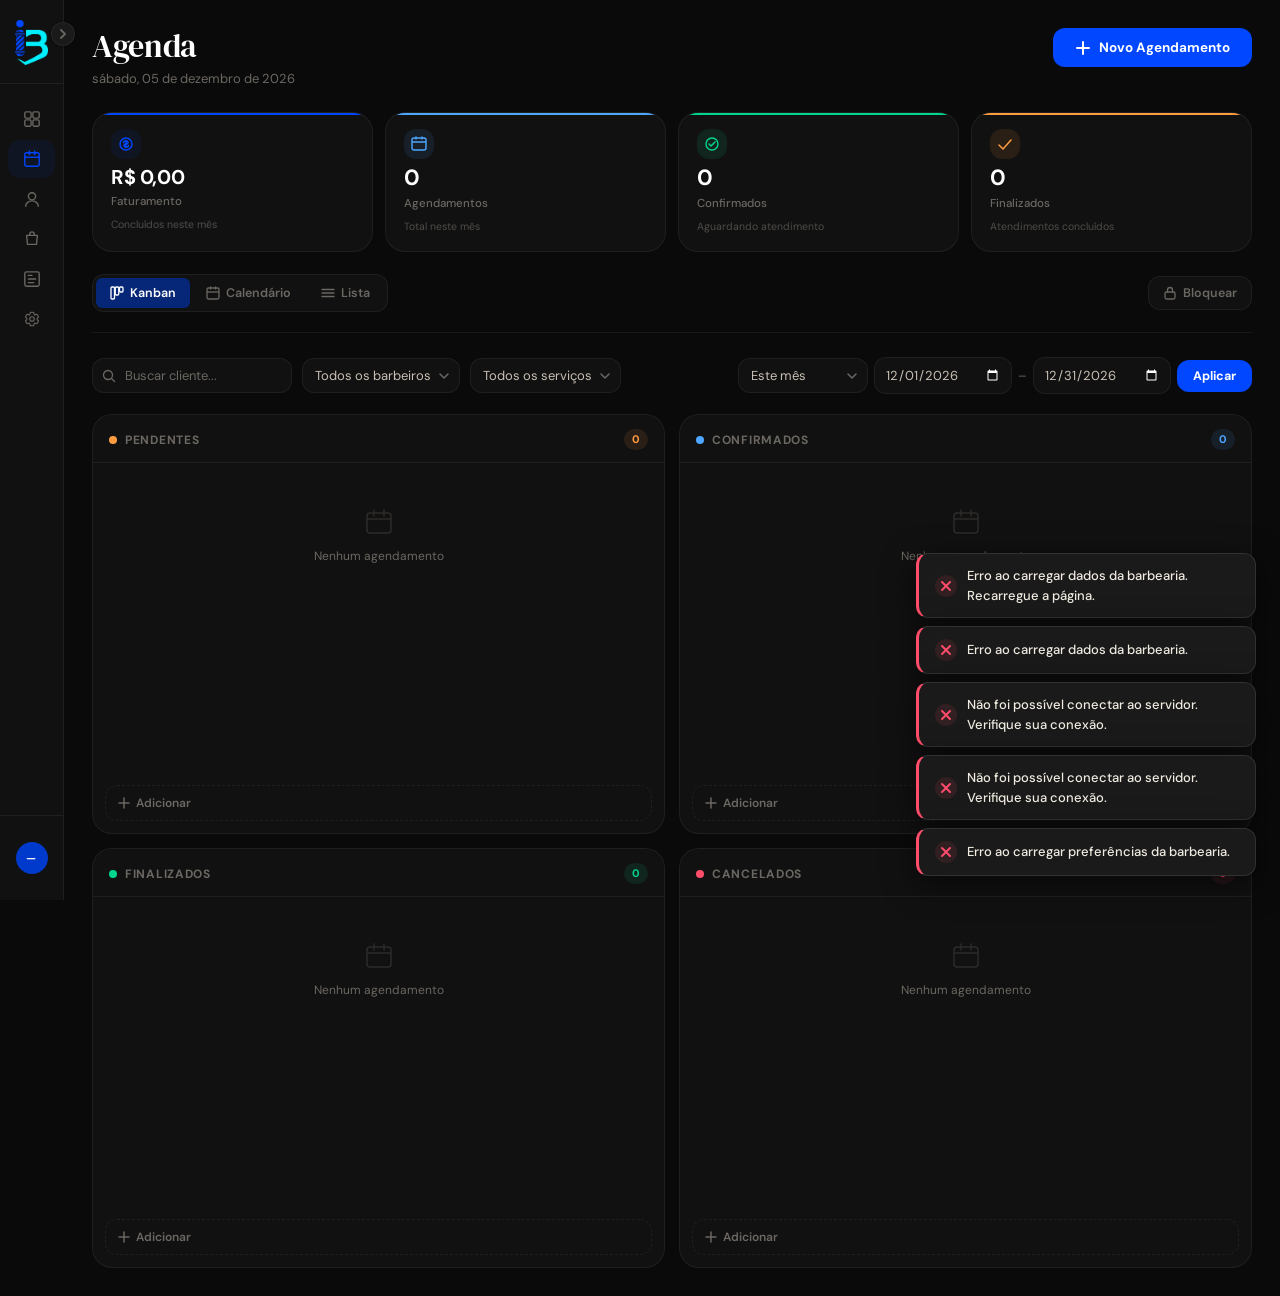
<file: agenda-crm.html>
<!doctype html>
<html lang="pt-BR">
  <head>
    <meta charset="UTF-8" />
    <meta name="viewport" content="width=device-width, initial-scale=1.0" />
    <title>Barbearia — Arte &amp; Tradição</title>

    <!-- Fonts -->
    <link rel="preconnect" href="https://fonts.googleapis.com" />
    <link rel="preconnect" href="https://fonts.gstatic.com" crossorigin />
    <link
      href="https://fonts.googleapis.com/css2?family=DM+Serif+Display:ital@0;1&family=DM+Sans:ital,opsz,wght@0,9..40,300;0,9..40,400;0,9..40,500;0,9..40,600;0,9..40,700;1,9..40,400&display=swap"
      rel="stylesheet"
    />

    <!-- Styles -->
    <link rel="shortcut icon" href="assets/favicon.ico" type="image/x-icon" />
    <link rel="stylesheet" href="css/agenda-crm.css" />
  </head>

  <body>
    <!-- ═══════════════════════════════════════════
       SIDEBAR NAV
  ═══════════════════════════════════════════ -->
    <aside
      class="sidebar is-collapsed"
      id="sidebar"
      role="navigation"
      aria-label="Menu principal"
    >
      <div class="sidebar__brand">
        <div class="sidebar__logo">
          <img
            src="assets/logo_inbarber.png"
            alt="logo-inbarber"
            class="sidebar__img-logo"
          />
        </div>
        <span class="sidebar__name">InBarber</span>
      </div>

      <button
        class="sidebar__toggle"
        id="sidebarToggleBtn"
        aria-label="Expandir menu"
        aria-expanded="false"
        aria-controls="sidebar"
      >
        <svg
          width="12"
          height="12"
          viewBox="0 0 12 12"
          fill="none"
          aria-hidden="true"
        >
          <path
            d="M4 2l4 4-4 4"
            stroke="currentColor"
            stroke-width="1.8"
            stroke-linecap="round"
            stroke-linejoin="round"
          />
        </svg>
      </button>

      <nav class="sidebar__nav">
        <ul class="nav-list" role="list">
          <li>
            <a href="/dashboard.html" class="nav-item" data-label="Dashboard">
              <svg
                class="nav-icon"
                viewBox="0 0 20 20"
                fill="none"
                aria-hidden="true"
              >
                <rect
                  x="2"
                  y="2"
                  width="7"
                  height="7"
                  rx="1.5"
                  stroke="currentColor"
                  stroke-width="1.5"
                />
                <rect
                  x="11"
                  y="2"
                  width="7"
                  height="7"
                  rx="1.5"
                  stroke="currentColor"
                  stroke-width="1.5"
                />
                <rect
                  x="2"
                  y="11"
                  width="7"
                  height="7"
                  rx="1.5"
                  stroke="currentColor"
                  stroke-width="1.5"
                />
                <rect
                  x="11"
                  y="11"
                  width="7"
                  height="7"
                  rx="1.5"
                  stroke="currentColor"
                  stroke-width="1.5"
                />
              </svg>
              <span>Dashboard</span>
            </a>
          </li>
          <li>
            <a href="#" class="nav-item nav-item--active" data-label="Agenda">
              <svg
                class="nav-icon"
                viewBox="0 0 20 20"
                fill="none"
                aria-hidden="true"
              >
                <rect
                  x="2"
                  y="3"
                  width="16"
                  height="15"
                  rx="2"
                  stroke="currentColor"
                  stroke-width="1.5"
                />
                <path d="M2 8h16" stroke="currentColor" stroke-width="1.5" />
                <path
                  d="M7 1v4M13 1v4"
                  stroke="currentColor"
                  stroke-width="1.5"
                  stroke-linecap="round"
                />
              </svg>
              <span>Agenda</span>
            </a>
          </li>
          <li>
            <a href="/clientes.html" class="nav-item" data-label="Clientes">
              <svg
                class="nav-icon"
                viewBox="0 0 20 20"
                fill="none"
                aria-hidden="true"
              >
                <circle
                  cx="10"
                  cy="7"
                  r="4"
                  stroke="currentColor"
                  stroke-width="1.5"
                />
                <path
                  d="M3 18c0-3.314 3.134-6 7-6s7 2.686 7 6"
                  stroke="currentColor"
                  stroke-width="1.5"
                  stroke-linecap="round"
                />
              </svg>
              <span>Clientes</span>
            </a>
          </li>
          <li>
            <a href="/produtos-crm.html" class="nav-item" data-label="Produtos">
              <svg
                class="nav-icon"
                viewBox="0 0 20 20"
                fill="none"
                aria-hidden="true"
              >
                <path
                  d="M4 6h12l-1 10H5L4 6z"
                  stroke="currentColor"
                  stroke-width="1.5"
                  stroke-linejoin="round"
                />
                <path
                  d="M7.5 6V4.5a2.5 2.5 0 0 1 5 0V6"
                  stroke="currentColor"
                  stroke-width="1.5"
                  stroke-linecap="round"
                />
              </svg>
              <span>Produtos</span>
            </a>
          </li>
          <li>
            <a
              href="/financeiro.html"
              class="nav-item"
              aria-current="page"
              data-label="Financeiro"
            >
              <svg
                class="nav-icon"
                viewBox="0 0 20 20"
                fill="none"
                aria-hidden="true"
              >
                <rect
                  x="2"
                  y="2"
                  width="16"
                  height="16"
                  rx="2"
                  stroke="currentColor"
                  stroke-width="1.5"
                />
                <path
                  d="M6 10h8M6 6h4M6 14h6"
                  stroke="currentColor"
                  stroke-width="1.5"
                  stroke-linecap="round"
                />
              </svg>
              <span>Financeiro</span>
            </a>
          </li>
          <li>
            <a
              href="configuracoes.html"
              class="nav-item"
              data-label="Configurações Gerais"
            >
              <svg
                class="nav-icon"
                viewBox="0 0 24 24"
                fill="none"
                stroke="currentColor"
                stroke-width="1.5"
                aria-hidden="true"
              >
                <path
                  stroke-linecap="round"
                  stroke-linejoin="round"
                  d="M9.594 3.94c.09-.542.56-.94 1.11-.94h2.593c.55 0 1.02.398 1.11.94l.213 1.281c.063.374.313.686.645.87.074.04.147.083.22.127.325.196.72.257 1.075.124l1.217-.456a1.125 1.125 0 0 1 1.37.49l1.296 2.247a1.125 1.125 0 0 1-.26 1.431l-1.003.827c-.293.241-.438.613-.43.992a7.723 7.723 0 0 1 0 .255c-.008.378.137.75.43.991l1.004.827c.424.35.534.955.26 1.43l-1.298 2.247a1.125 1.125 0 0 1-1.369.491l-1.217-.456c-.355-.133-.75-.072-1.076.124a6.47 6.47 0 0 1-.22.128c-.331.183-.581.495-.644.869l-.213 1.281c-.09.543-.56.94-1.11.94h-2.594c-.55 0-1.019-.398-1.11-.94l-.213-1.281c-.062-.374-.312-.686-.644-.87a6.52 6.52 0 0 1-.22-.127c-.325-.196-.72-.257-1.076-.124l-1.217.456a1.125 1.125 0 0 1-1.369-.49l-1.297-2.247a1.125 1.125 0 0 1 .26-1.431l1.004-.827c.292-.24.437-.613.43-.991a6.932 6.932 0 0 1 0-.255c.007-.38-.138-.751-.43-.992l-1.004-.827a1.125 1.125 0 0 1-.26-1.43l1.297-2.247a1.125 1.125 0 0 1 1.37-.491l1.216.456c.356.133.751.072 1.076-.124.072-.044.146-.086.22-.128.332-.183.582-.495.644-.869l.214-1.28Z"
                />
                <path
                  stroke-linecap="round"
                  stroke-linejoin="round"
                  d="M15 12a3 3 0 1 1-6 0 3 3 0 0 1 6 0Z"
                />
              </svg>
              <span>Configurações</span>
            </a>
          </li>
        </ul>
      </nav>

      <div class="sidebar__bottom">
        <div class="sidebar__user">
          <div class="sidebar__avatar" id="sidebarUserAvatar">—</div>
          <div class="sidebar__user-info">
            <span class="sidebar__user-name" id="sidebarUserName">Carregando…</span>
            <span class="sidebar__user-role">Proprietário</span>
          </div>
        </div>
      </div>
    </aside>

    <!-- Overlay mobile -->
    <div class="sidebar-overlay" id="sidebarOverlay" aria-hidden="true"></div>

    <!-- ═══════════════════════════════════════════
       MAIN CONTENT
  ═══════════════════════════════════════════ -->
    <main class="main" id="main">
      <!-- ── TOPBAR (mobile) ── -->
      <div class="topbar">
        <button
          class="topbar__burger"
          id="burgerBtn"
          aria-label="Abrir menu"
          aria-expanded="false"
          aria-controls="sidebar"
        >
          <span></span><span></span><span></span>
        </button>
        <div class="topbar__logo">
          <svg
            width="22"
            height="22"
            viewBox="0 0 28 28"
            fill="none"
            aria-hidden="true"
          >
            <rect width="28" height="28" rx="7" fill="var(--gold)" />
            <path
              d="M9 7L19 21M19 7L9 21"
              stroke="#0A0A0A"
              stroke-width="2.5"
              stroke-linecap="round"
            />
          </svg>
          InBarber
        </div>
        <button
          class="topbar__new-btn"
          id="topbarNewBtn"
          aria-label="Novo agendamento"
        >
          <svg
            width="16"
            height="16"
            viewBox="0 0 16 16"
            fill="none"
            aria-hidden="true"
          >
            <path
              d="M8 2v12M2 8h12"
              stroke="currentColor"
              stroke-width="2"
              stroke-linecap="round"
            />
          </svg>
        </button>
      </div>

      <!-- ════════════════════════════════════════════
         AGENDA HEADER
    ════════════════════════════════════════════ -->
      <header class="agenda-header">
        <div class="agenda-header__top">
          <div class="agenda-header__title-group">
            <h1 class="agenda-header__title">Agenda</h1>
            <p class="agenda-header__date" id="agendaHeaderDate">
              Carregando...
            </p>
          </div>
          <button
            class="btn-primary-lg"
            id="openNewApptBtn"
            aria-haspopup="dialog"
          >
            <svg
              width="16"
              height="16"
              viewBox="0 0 16 16"
              fill="none"
              aria-hidden="true"
            >
              <path
                d="M8 2v12M2 8h12"
                stroke="currentColor"
                stroke-width="2"
                stroke-linecap="round"
              />
            </svg>
            Novo Agendamento
          </button>
        </div>

        <!-- ── Estatísticas rápidas do dia ── -->
        <div
          class="agenda-stats"
          id="agendaStats"
          role="list"
          aria-label="Estatísticas do dia"
        >
          <!-- Gerado via JS -->
        </div>

        <!-- ── Controles: tabs de view + filtros ── -->
        <div class="agenda-controls">
          <div
            class="view-tabs"
            role="tablist"
            aria-label="Visualização da agenda"
          >
            <button
              class="view-tab view-tab--active"
              role="tab"
              aria-selected="true"
              data-view="kanban"
              id="tab-kanban"
            >
              <svg
                width="14"
                height="14"
                viewBox="0 0 14 14"
                fill="none"
                aria-hidden="true"
              >
                <rect
                  x="1"
                  y="1"
                  width="3.5"
                  height="12"
                  rx="1"
                  stroke="currentColor"
                  stroke-width="1.3"
                />
                <rect
                  x="5.25"
                  y="1"
                  width="3.5"
                  height="8"
                  rx="1"
                  stroke="currentColor"
                  stroke-width="1.3"
                />
                <rect
                  x="9.5"
                  y="1"
                  width="3.5"
                  height="5"
                  rx="1"
                  stroke="currentColor"
                  stroke-width="1.3"
                />
              </svg>
              Kanban
            </button>
            <button
              class="view-tab"
              role="tab"
              aria-selected="false"
              data-view="calendar"
              id="tab-calendar"
            >
              <svg
                width="14"
                height="14"
                viewBox="0 0 14 14"
                fill="none"
                aria-hidden="true"
              >
                <rect
                  x="1"
                  y="2"
                  width="12"
                  height="11"
                  rx="1.5"
                  stroke="currentColor"
                  stroke-width="1.3"
                />
                <path d="M1 6h12" stroke="currentColor" stroke-width="1.3" />
                <path
                  d="M4.5 1v2M9.5 1v2"
                  stroke="currentColor"
                  stroke-width="1.3"
                  stroke-linecap="round"
                />
              </svg>
              Calendário
            </button>
            <button
              class="view-tab"
              role="tab"
              aria-selected="false"
              data-view="list"
              id="tab-list"
            >
              <svg
                width="14"
                height="14"
                viewBox="0 0 14 14"
                fill="none"
                aria-hidden="true"
              >
                <path
                  d="M1 3.5h12M1 7h12M1 10.5h12"
                  stroke="currentColor"
                  stroke-width="1.3"
                  stroke-linecap="round"
                />
              </svg>
              Lista
            </button>
          </div>

          <button
            class="filter-block-btn"
            id="openBlockBtn"
            title="Bloquear horário"
          >
            <svg
              width="14"
              height="14"
              viewBox="0 0 14 14"
              fill="none"
              aria-hidden="true"
            >
              <rect
                x="2"
                y="6"
                width="10"
                height="7"
                rx="1.5"
                stroke="currentColor"
                stroke-width="1.3"
              />
              <path
                d="M4.5 6V4a2.5 2.5 0 0 1 5 0v2"
                stroke="currentColor"
                stroke-width="1.3"
                stroke-linecap="round"
              />
            </svg>
            Bloquear
          </button>
        </div>
        <!-- Wrapper único para filtros (abaixo das tabs) -->
        <div class="agenda-filters-wrapper">
          <!-- Filtros inline -->
          <div class="agenda-filters" id="agendaFilters">
            <div class="filter-search">
              <svg
                width="14"
                height="14"
                viewBox="0 0 14 14"
                fill="none"
                aria-hidden="true"
              >
                <circle
                  cx="6"
                  cy="6"
                  r="4.5"
                  stroke="currentColor"
                  stroke-width="1.3"
                />
                <path
                  d="M9.5 9.5L12.5 12.5"
                  stroke="currentColor"
                  stroke-width="1.3"
                  stroke-linecap="round"
                />
              </svg>
              <input
                type="search"
                class="filter-input"
                id="searchInput"
                placeholder="Buscar cliente..."
                aria-label="Buscar cliente"
                autocomplete="off"
              />
            </div>

            <select
              class="filter-select"
              id="filterBarber"
              aria-label="Filtrar por barbeiro"
            >
              <option value="">Todos os barbeiros</option>
            </select>

            <select
              class="filter-select"
              id="filterService"
              aria-label="Filtrar por serviço"
            >
              <option value="">Todos os serviços</option>
            </select>
          </div>
          
          <!-- Filtro global de período --> 
          <div class="period-filter" id="periodFilter" role="group" aria-label="Filtro de período">
            <select
              class="filter-select period-filter__preset"
              id="periodPreset"
              aria-label="Período"
            >
              <option value="today">Hoje</option>
              <option value="week">Esta semana</option>
              <option value="month" selected>Este mês</option>
            </select>
            <div class="period-filter__custom" id="periodCustom">
              <input
                type="date"
                class="period-filter__date"
                id="periodStart"
                aria-label="Data início"
              />
              <span class="period-filter__sep" aria-hidden="true">–</span>
              <input
                type="date"
                class="period-filter__date"
                id="periodEnd"
                aria-label="Data fim"
              />
            </div>
            <button
              class="period-filter__apply"
              id="periodApply"
              aria-label="Aplicar período"
            >
              Aplicar
            </button>
          </div>
          
        </div>
      </header>

      <!-- ════════════════════════════════════════════
         VIEW: KANBAN
    ════════════════════════════════════════════ -->
      <section
        class="view-panel"
        id="view-kanban"
        role="tabpanel"
        aria-labelledby="tab-kanban"
      >
        <div
          class="kanban-board"
          id="kanbanBoard"
          role="group"
          aria-label="Quadro Kanban de agendamentos. Use arrastar e soltar ou os botões de ação em cada card para mudar o status."
        >
          <!-- Gerado via JS: 5 colunas -->
        </div>
      </section>

      <!-- ════════════════════════════════════════════
         VIEW: CALENDÁRIO
    ════════════════════════════════════════════ -->
      <section
        class="view-panel view-panel--hidden"
        id="view-calendar"
        role="tabpanel"
        aria-labelledby="tab-calendar"
      >
        <!-- Controles de calendário -->
        <div class="cal-controls">
          <div class="cal-nav">
            <button
              class="cal-nav-btn"
              id="calPrev"
              aria-label="Semana anterior"
            >
              <svg
                width="14"
                height="14"
                viewBox="0 0 14 14"
                fill="none"
                aria-hidden="true"
              >
                <path
                  d="M9 2L4 7l5 5"
                  stroke="currentColor"
                  stroke-width="1.5"
                  stroke-linecap="round"
                  stroke-linejoin="round"
                />
              </svg>
            </button>
            <span class="cal-period" id="calPeriodLabel">Carregando...</span>
            <button
              class="cal-nav-btn"
              id="calNext"
              aria-label="Próxima semana"
            >
              <svg
                width="14"
                height="14"
                viewBox="0 0 14 14"
                fill="none"
                aria-hidden="true"
              >
                <path
                  d="M5 2l5 5-5 5"
                  stroke="currentColor"
                  stroke-width="1.5"
                  stroke-linecap="round"
                  stroke-linejoin="round"
                />
              </svg>
            </button>
          </div>
          <div class="cal-view-toggle">
            <button
              class="cal-mode-btn cal-mode-btn--active"
              data-cal-mode="week"
              aria-pressed="true"
            >
              Semana
            </button>
            <button
              class="cal-mode-btn"
              data-cal-mode="month"
              aria-pressed="false"
            >
              Mês
            </button>
          </div>
          <button class="cal-today-btn" id="calTodayBtn">Hoje</button>
        </div>

        <div class="cal-week-wrap" id="calWeekWrap">
          <div class="cal-week-grid-scroll" id="calWeekGridScroll">
            <div
              class="cal-week-grid"
              id="calWeekGrid"
              aria-label="Calendário semanal"
            >
              <!-- Gerado via JS -->
            </div>
          </div>
        </div>

        <!-- Grade mensal (oculta por padrão) -->
        <div class="cal-month-wrap cal-month-wrap--hidden" id="calMonthWrap">
          <div class="cal-month-header" id="calMonthHeader">
            <!-- Dias da semana -->
          </div>
          <div class="cal-month-grid" id="calMonthGrid">
            <!-- Gerado via JS -->
          </div>
        </div>
      </section>

      <!-- ════════════════════════════════════════════
         VIEW: LISTA
    ════════════════════════════════════════════ -->
      <section
        class="view-panel view-panel--hidden"
        id="view-list"
        role="tabpanel"
        aria-labelledby="tab-list"
      >
        <div class="list-header">
          <div class="list-header__left">
            <span class="list-count" id="listCount">0 agendamentos</span>
          </div>
          <div class="list-header__right">

            <select
              class="filter-select"
              id="listStatusFilter"
              aria-label="Filtrar por status"
            >
              <option value="">Todos os status</option>
              <option value="pendente">Pendentes</option>
              <option value="confirmado">Confirmados</option>
              <option value="concluido">Finalizados</option>
              <option value="cancelado">Cancelados</option>
            </select>
          </div>
        </div>

        <div class="list-table-wrap">
          <table class="list-table" aria-label="Lista de agendamentos">
            <thead>
              <tr>
                <th
                  class="sortable"
                  data-sort="time"
                  aria-sort="ascending"
                  scope="col"
                >
                  Horário
                  <svg
                    class="sort-icon"
                    width="10"
                    height="10"
                    viewBox="0 0 10 10"
                    fill="none"
                    aria-hidden="true"
                  >
                    <path
                      d="M5 1v8M2 5.5L5 8.5L8 5.5"
                      stroke="currentColor"
                      stroke-width="1.3"
                      stroke-linecap="round"
                      stroke-linejoin="round"
                    />
                  </svg>
                </th>
                <th class="sortable" data-sort="client" scope="col">
                  Cliente
                  <svg
                    class="sort-icon"
                    width="10"
                    height="10"
                    viewBox="0 0 10 10"
                    fill="none"
                    aria-hidden="true"
                  >
                    <path
                      d="M5 1v8M2 5.5L5 8.5L8 5.5"
                      stroke="currentColor"
                      stroke-width="1.3"
                      stroke-linecap="round"
                      stroke-linejoin="round"
                    />
                  </svg>
                </th>
                <th scope="col">Serviço</th>
                <th scope="col">Barbeiro</th>
                <th class="sortable" data-sort="value" scope="col">
                  Valor
                  <svg
                    class="sort-icon"
                    width="10"
                    height="10"
                    viewBox="0 0 10 10"
                    fill="none"
                    aria-hidden="true"
                  >
                    <path
                      d="M5 1v8M2 5.5L5 8.5L8 5.5"
                      stroke="currentColor"
                      stroke-width="1.3"
                      stroke-linecap="round"
                      stroke-linejoin="round"
                    />
                  </svg>
                </th>
                <th scope="col">Status</th>
                <th scope="col">Ações</th>
              </tr>
            </thead>
            <tbody id="listTableBody">
              <!-- Gerado via JS -->
            </tbody>
          </table>
        </div>
      </section>
    </main>
    <!-- /.main -->

    <!-- ═══════════════════════════════════════════
       MODAL: NOVO / EDITAR AGENDAMENTO
  ═══════════════════════════════════════════ -->
    <div
      class="modal-overlay"
      id="apptModalOverlay"
      role="dialog"
      aria-modal="true"
      aria-labelledby="apptModalTitle"
      hidden
    >
      <div class="modal" id="apptModal">
        <div class="modal__header modal__header--form">
          <div>
            <h2 class="modal__title" id="apptModalTitle">Novo Agendamento</h2>
            <p class="modal__subtitle" id="apptModalSubtitle">
              Preencha os dados abaixo para agendar
            </p>
          </div>
          <button
            class="modal__close"
            id="apptModalClose"
            aria-label="Fechar modal"
          >
            <svg
              width="16"
              height="16"
              viewBox="0 0 16 16"
              fill="none"
              aria-hidden="true"
            >
              <path
                d="M2 2l12 12M14 2L2 14"
                stroke="currentColor"
                stroke-width="2"
                stroke-linecap="round"
              />
            </svg>
          </button>
        </div>

        <!-- Detecção de conflito -->
        <div
          class="modal-conflict"
          id="modalConflict"
          hidden
          aria-live="assertive"
        >
          <svg
            width="14"
            height="14"
            viewBox="0 0 14 14"
            fill="none"
            aria-hidden="true"
          >
            <path
              d="M7 1L13 12H1L7 1z"
              stroke="currentColor"
              stroke-width="1.3"
              stroke-linejoin="round"
            />
            <path
              d="M7 5v3M7 9.5v.5"
              stroke="currentColor"
              stroke-width="1.3"
              stroke-linecap="round"
            />
          </svg>
          <span id="conflictMsg">Conflito de horário detectado!</span>
        </div>

        <div class="modal__body">
          <input type="hidden" id="apptId" />

          <!-- Cliente + telefone — PASSO 1 -->
          <div class="form-section">
            <div class="form-row">
              <div class="form-group">
                <label class="form-label" for="apptClient"
                  >Cliente
                  <span class="form-required" aria-hidden="true">*</span></label
                >
                <div class="input-autocomplete">
                  <input
                    class="form-input"
                    id="apptClient"
                    type="text"
                    placeholder="Nome do cliente"
                    autocomplete="off"
                    required
                  />
                  <ul
                    class="autocomplete-list"
                    id="autocompleteList"
                    role="listbox"
                    aria-label="Sugestões de clientes"
                    hidden
                  ></ul>
                </div>
              </div>
              <div class="form-group">
                <label class="form-label" for="apptPhone">Telefone</label>
                <input
                  class="form-input"
                  id="apptPhone"
                  type="tel"
                  placeholder="(84) 99999-9999"
                />
              </div>
            </div>
          </div>

          <!-- Serviço — PASSO 2 -->
          <div class="form-section">
            <div class="form-group">
              <label class="form-label" for="apptService"
                >Serviço
                <span class="form-required" aria-hidden="true">*</span></label
              >
              <div
                class="service-picker"
                id="servicePicker"
                role="radiogroup"
                aria-label="Selecionar serviço"
              >
                <!-- Gerado via JS -->
              </div>
            </div>
          </div>

          <!-- Barbeiro — PASSO 3 -->
          <div class="form-section">
            <div class="form-group">
              <label class="form-label" for="apptBarber"
                >Barbeiro
                <span class="form-required" aria-hidden="true">*</span></label
              >
              <div
                class="barber-picker"
                id="barberPicker"
                role="radiogroup"
                aria-label="Selecionar barbeiro"
              >
                <!-- Gerado via JS -->
              </div>
            </div>
          </div>

          <!-- Data + Horário — PASSO 4 (habilitado após escolher barbeiro) -->
          <div class="form-section" id="apptDateTimeSection">
            <div class="form-row">
              <div class="form-group">
                <label class="form-label" for="apptDate"
                  >Data
                  <span class="form-required" aria-hidden="true">*</span></label
                >
                <input class="form-input" id="apptDate" type="date" required />
              </div>
              <div class="form-group">
                <label class="form-label" for="apptTime"
                  >Horário
                  <span class="form-required" aria-hidden="true">*</span></label
                >
                <select class="form-input form-select" id="apptTime" required>
                  <option value="">Selecione o barbeiro primeiro</option>
                </select>
              </div>
            </div>
          </div>

          <!-- Forma de pagamento -->
          <div class="form-section">
            <div class="form-group">
              <label class="form-label" for="apptFormaPagamento"
                >Forma de Pagamento
                <span class="form-label__optional">opcional</span></label
              >
              <select
                class="form-input form-select"
                id="apptFormaPagamento"
              >
                <option value="">Selecionar...</option>
                <!-- Gerado via JS a partir de InBarberAPI.listSaidasPgto() -->
              </select>
            </div>
          </div>

          <!-- Observações -->
          <div class="form-section form-section--last">
            <div class="form-group">
              <label class="form-label" for="apptNotes"
                >Observações
                <span class="form-label__optional">opcional</span></label
              >
              <textarea
                class="form-input form-textarea"
                id="apptNotes"
                placeholder="Ex: navalha no pescoço, alergia a determinado produto..."
                rows="2"
              ></textarea>
            </div>
          </div>

          <!-- Resumo de valor (dinâmico) — mantido para compatibilidade com JS -->
          <div class="modal-summary" id="modalSummary" hidden>
            <div class="modal-summary__row">
              <span class="modal-summary__label">Serviço</span>
              <span class="modal-summary__val" id="summaryService">—</span>
            </div>
            <div class="modal-summary__row">
              <span class="modal-summary__label">Duração estimada</span>
              <span class="modal-summary__val" id="summaryDuration">—</span>
            </div>
            <div class="modal-summary__row modal-summary__row--total">
              <span class="modal-summary__label">Total</span>
              <span
                class="modal-summary__val modal-summary__val--price"
                id="summaryPrice"
                >R$ 0</span
              >
            </div>
          </div>
        </div>

        <div class="modal__footer modal__footer--form">
          <div class="modal__footer-summary" id="footerSummaryHint"></div>
          <div class="modal__footer-actions">
            <button class="btn-ghost" id="apptModalCancel">Cancelar</button>
            <button class="btn-primary" id="apptModalSave">
              <svg
                width="14"
                height="14"
                viewBox="0 0 14 14"
                fill="none"
                aria-hidden="true"
              >
                <path
                  d="M2 7l3.5 3.5L12 3"
                  stroke="currentColor"
                  stroke-width="2"
                  stroke-linecap="round"
                  stroke-linejoin="round"
                />
              </svg>
              Agendar
            </button>
          </div>
        </div>
      </div>
    </div>

    <!-- ═══════════════════════════════════════════
       MODAL: BLOQUEAR HORÁRIO
  ═══════════════════════════════════════════ -->
    <div
      class="modal-overlay"
      id="blockModalOverlay"
      role="dialog"
      aria-modal="true"
      aria-labelledby="blockModalTitle"
      hidden
    >
      <div class="modal modal--sm">
        <div class="modal__header">
          <div class="modal__header-left">
            <div
              class="modal__header-icon modal__header-icon--orange"
              aria-hidden="true"
            >
              <svg width="16" height="16" viewBox="0 0 16 16" fill="none">
                <rect
                  x="2"
                  y="7"
                  width="12"
                  height="8"
                  rx="1.5"
                  stroke="currentColor"
                  stroke-width="1.5"
                />
                <path
                  d="M5 7V5a3 3 0 0 1 6 0v2"
                  stroke="currentColor"
                  stroke-width="1.5"
                  stroke-linecap="round"
                />
              </svg>
            </div>
            <h2 class="modal__title" id="blockModalTitle">Bloquear Horário</h2>
          </div>
          <button
            class="modal__close"
            id="blockModalClose"
            aria-label="Fechar modal"
          >
            <svg
              width="16"
              height="16"
              viewBox="0 0 16 16"
              fill="none"
              aria-hidden="true"
            >
              <path
                d="M2 2l12 12M14 2L2 14"
                stroke="currentColor"
                stroke-width="2"
                stroke-linecap="round"
              />
            </svg>
          </button>
        </div>
        <div class="modal__body">
          <div class="form-row">
            <div class="form-group">
              <label class="form-label" for="blockDate">Data</label>
              <input class="form-input" id="blockDate" type="date" />
            </div>
            <div class="form-group">
              <label class="form-label" for="blockBarber">Barbeiro</label>
              <select class="form-input form-select" id="blockBarber">
                <option value="">Todos</option>
              </select>
            </div>
          </div>
          <div class="form-row">
            <div class="form-group">
              <label class="form-label" for="blockStart">Início</label>
              <input
                class="form-input"
                id="blockStart"
                type="time"
              />
            </div>
            <div class="form-group">
              <label class="form-label" for="blockEnd">Fim</label>
              <input
                class="form-input"
                id="blockEnd"
                type="time"
              />
            </div>
          </div>
          <div class="form-group">
            <label class="form-label" for="blockReason">Motivo</label>
            <select class="form-input form-select" id="blockReason">
              <option value="almoco">Almoço</option>
              <option value="folga">Folga</option>
              <option value="ferias">Férias</option>
              <option value="manutencao">Manutenção</option>
              <option value="outro">Outro</option>
            </select>
          </div>
          <div class="form-group" id="blockOtherGroup" style="display: none">
            <label class="form-label" for="blockOtherReason"
              >Descreva o motivo</label
            >
            <input
              class="form-input"
              id="blockOtherReason"
              type="text"
              placeholder="Ex: Evento, consulta médica..."
            />
          </div>
        </div>
        <div class="modal__footer">
          <button class="btn-ghost" id="blockModalCancel">Cancelar</button>
          <button class="btn-warning" id="blockModalSave">
            <svg
              width="14"
              height="14"
              viewBox="0 0 14 14"
              fill="none"
              aria-hidden="true"
            >
              <rect
                x="2"
                y="7"
                width="10"
                height="6"
                rx="1"
                stroke="currentColor"
                stroke-width="1.5"
              />
              <path
                d="M4.5 7V5a2.5 2.5 0 0 1 5 0v2"
                stroke="currentColor"
                stroke-width="1.5"
                stroke-linecap="round"
              />
            </svg>
            Bloquear
          </button>
        </div>
      </div>
    </div>

    <!-- ═══════════════════════════════════════════
       MODAL: DETALHES DO AGENDAMENTO
  ═══════════════════════════════════════════ -->
    <div
      class="modal-overlay"
      id="detailModalOverlay"
      role="dialog"
      aria-modal="true"
      aria-labelledby="detailModalTitle"
      hidden
    >
      <div class="modal modal--detail">
        <div class="modal__header">
          <div class="modal__header-left">
            <div
              class="modal__header-icon"
              id="detailModalIcon"
              aria-hidden="true"
            >
              <svg width="16" height="16" viewBox="0 0 16 16" fill="none">
                <circle
                  cx="8"
                  cy="6"
                  r="3"
                  stroke="currentColor"
                  stroke-width="1.5"
                />
                <path
                  d="M2 14c0-3.314 2.686-6 6-6s6 2.686 6 6"
                  stroke="currentColor"
                  stroke-width="1.5"
                  stroke-linecap="round"
                />
              </svg>
            </div>
            <h2 class="modal__title" id="detailModalTitle">Detalhes</h2>
          </div>
          <button
            class="modal__close"
            id="detailModalClose"
            aria-label="Fechar modal"
          >
            <svg
              width="16"
              height="16"
              viewBox="0 0 16 16"
              fill="none"
              aria-hidden="true"
            >
              <path
                d="M2 2l12 12M14 2L2 14"
                stroke="currentColor"
                stroke-width="2"
                stroke-linecap="round"
              />
            </svg>
          </button>
        </div>
        <div class="modal__body" id="detailModalBody">
          <!-- Gerado via JS -->
        </div>
        <div class="modal__footer modal__footer--actions">
          <div class="detail-actions-primary" id="detailModalActions">
            <!-- Ações de status (Confirmar/Iniciar/Finalizar/etc) — gerado via JS -->
          </div>
          <div
            class="detail-actions-secondary"
            id="detailModalActionsSecondary"
          >
            <!-- Editar + WhatsApp — sempre visíveis, separados visualmente -->
          </div>
        </div>
      </div>
    </div>

    <!-- ═══════════════════════════════════════════
     MODAL: RESUMO DO HORÁRIO (Calendário)
═══════════════════════════════════════════ -->
    <div
      class="modal-overlay"
      id="slotModalOverlay"
      role="dialog"
      aria-modal="true"
      aria-labelledby="slotModalTitle"
      hidden
    >
      <div class="modal modal--slot">
        <div class="modal__header">
          <div class="modal__header-left">
            <div class="modal__header-icon" aria-hidden="true">
              <svg width="16" height="16" viewBox="0 0 16 16" fill="none">
                <circle
                  cx="8"
                  cy="8"
                  r="6"
                  stroke="currentColor"
                  stroke-width="1.5"
                />
                <path
                  d="M8 5v3.5l2.5 1.5"
                  stroke="currentColor"
                  stroke-width="1.5"
                  stroke-linecap="round"
                  stroke-linejoin="round"
                />
              </svg>
            </div>
            <div>
              <h2 class="modal__title" id="slotModalTitle">Agendamentos</h2>
              <p class="slot-modal__subtitle" id="slotModalSubtitle"></p>
            </div>
          </div>
          <button
            class="modal__close"
            id="slotModalClose"
            aria-label="Fechar modal"
          >
            <svg
              width="16"
              height="16"
              viewBox="0 0 16 16"
              fill="none"
              aria-hidden="true"
            >
              <path
                d="M2 2l12 12M14 2L2 14"
                stroke="currentColor"
                stroke-width="2"
                stroke-linecap="round"
              />
            </svg>
          </button>
        </div>

        <!-- Lista de agendamentos do slot -->
        <div class="modal__body" id="slotModalBody">
          <!-- Gerado via JS -->
        </div>

        <div class="modal__footer" id="slotModalFooter">
          <button class="btn-ghost" id="slotModalClose2" style="display: none">
            Fechar
          </button>
          <button
            class="btn-primary-lg"
            id="slotModalNewBtn"
            style="display: none"
          >
            <svg
              width="14"
              height="14"
              viewBox="0 0 14 14"
              fill="none"
              aria-hidden="true"
            >
              <path
                d="M7 1v12M1 7h12"
                stroke="currentColor"
                stroke-width="2"
                stroke-linecap="round"
              />
            </svg>
            Novo Agendamento
          </button>
        </div>
      </div>
    </div>
    <!-- ═══════════════════════════════════════════
       TOAST NOTIFICATIONS
  ═══════════════════════════════════════════ -->
    <div
      class="toast-container"
      id="toastContainer"
      aria-live="polite"
      aria-atomic="true"
    ></div>

    <!-- Tooltip de evento do calendário -->
    <div
      class="cal-tooltip"
      id="calTooltip"
      role="tooltip"
      aria-hidden="true"
    ></div>

    <!-- Script -->
    <script src="js/api.js"></script>
    <script src="js/agenda-crm.js"></script>
  </body>
</html>
</file>
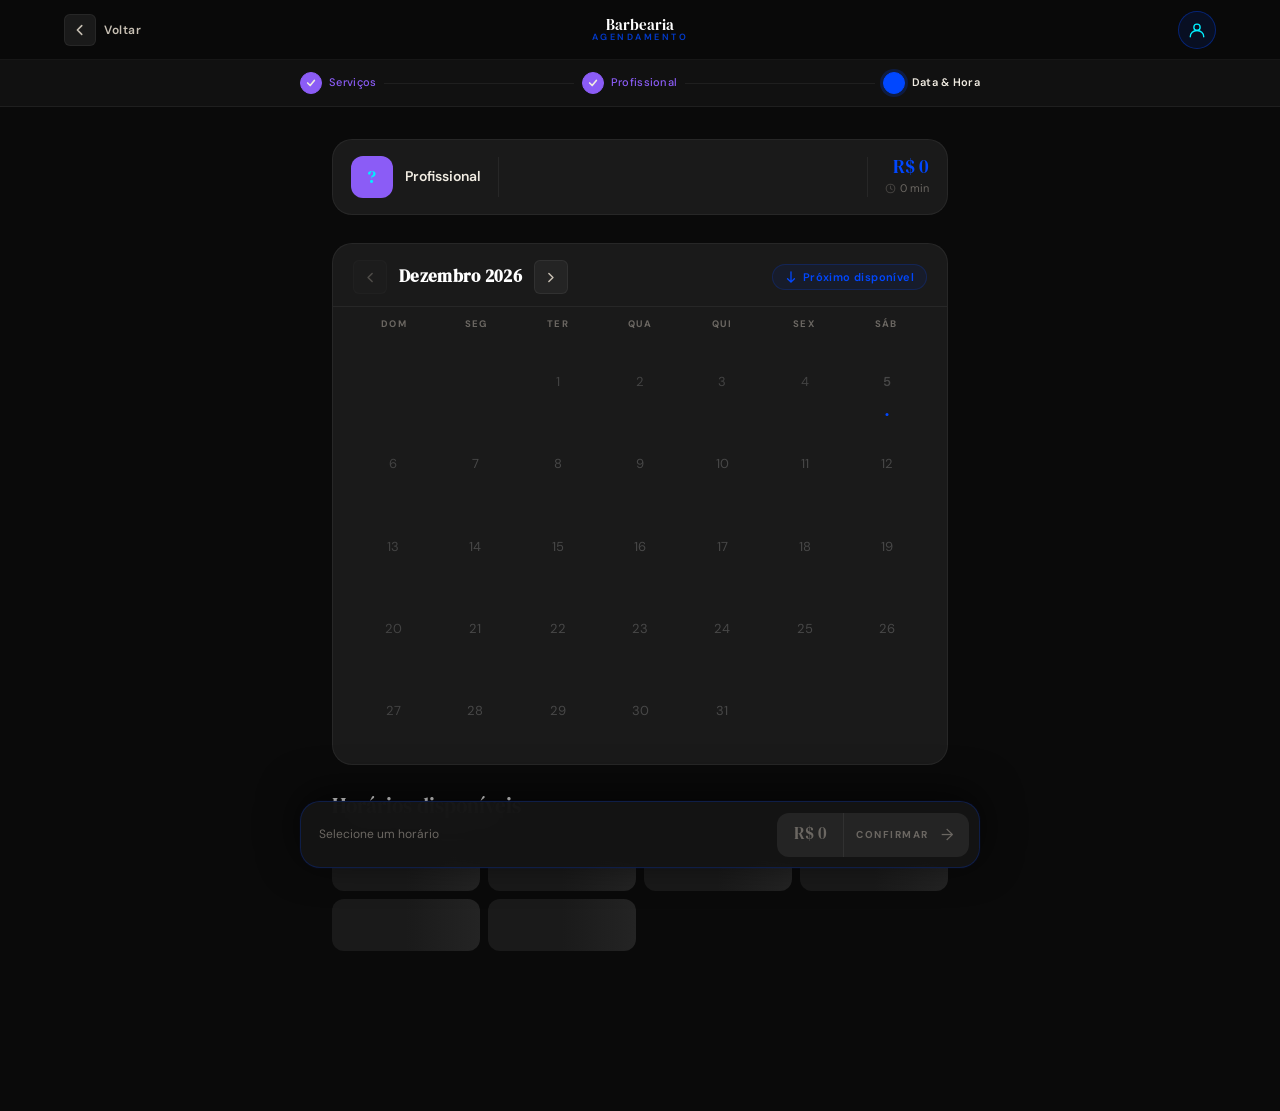
<file: agendar.html>
<!DOCTYPE html>
<html lang="pt-BR">
<head>
<meta charset="UTF-8">
<meta name="viewport" content="width=device-width, initial-scale=1.0">
<title>Data & Hora — Barbearia</title>
<link rel="preconnect" href="https://fonts.googleapis.com">
<link rel="preconnect" href="https://fonts.gstatic.com" crossorigin>
<link href="https://fonts.googleapis.com/css2?family=DM+Serif+Display:ital@0;1&family=DM+Sans:wght@300;400;500;600;700&display=swap" rel="stylesheet">
<link rel="stylesheet" href="/css/agendar.css">
<link rel="stylesheet" href="/css/auth-confirm.css">
<link rel="stylesheet" href="/css/profile-btn.css">
</head>
<body>

<!-- ══ TOPBAR ══ -->
<header class="topbar">
  <button class="back-btn" id="back-btn" aria-label="Voltar para profissional">
    <span class="back-arrow">
      <svg viewBox="0 0 16 16" fill="none"><polyline points="10,3 5,8 10,13" stroke-width="1.8" stroke-linecap="round" stroke-linejoin="round"/></svg>
    </span>
    Voltar
  </button>
  <div class="topbar-title" aria-hidden="true">
    <span class="topbar-title-name">Barbearia</span>
    <span class="topbar-title-sub">Agendamento</span>
  </div>
  <div class="topbar-spacer" aria-hidden="true"></div>
</header>

<!-- ══ STEPS ══ -->
<div class="steps-bar" aria-label="Progresso do agendamento">
  <div class="steps-inner">
    <div class="step done">
      <span class="step-dot"><svg viewBox="0 0 12 12" fill="none"><polyline points="2,6 5,9 10,3" stroke="currentColor" stroke-width="2" stroke-linecap="round" stroke-linejoin="round"/></svg></span>
      <span class="step-label">Serviços</span>
    </div>
    <div class="step-line"></div>
    <div class="step done">
      <span class="step-dot"><svg viewBox="0 0 12 12" fill="none"><polyline points="2,6 5,9 10,3" stroke="currentColor" stroke-width="2" stroke-linecap="round" stroke-linejoin="round"/></svg></span>
      <span class="step-label">Profissional</span>
    </div>
    <div class="step-line"></div>
    <div class="step active">
      <span class="step-dot"></span>
      <span class="step-label">Data & Hora</span>
    </div>
  </div>
</div>

<!-- ══ CONTEÚDO ══ -->
<main class="page-content">

  <!-- ══ RECAP ══ -->
  <div class="recap-card" id="recap-card">
    <!-- Avatar + nome do barbeiro -->
    <div class="recap-who">
      <div class="recap-av" id="recap-barber-av">D</div>
      <div class="recap-who-text">
        <span class="recap-barber-name" id="recap-barber-name">Daniel</span>
        <span class="recap-barber-role" id="recap-barber-role">Sênior · 4 anos</span>
      </div>
    </div>

    <!-- Divisor vertical -->
    <div class="recap-vdiv" aria-hidden="true"></div>

    <!-- Serviços empilhados -->
    <div class="recap-svcs" id="recap-svcs-list"></div>

    <!-- Divisor vertical -->
    <div class="recap-vdiv" aria-hidden="true"></div>

    <!-- Total -->
    <div class="recap-total-block">
      <span class="recap-total-price" id="recap-price">R$ 0</span>
      <span class="recap-total-dur" id="recap-dur">
        <svg viewBox="0 0 14 14" fill="none" stroke="currentColor" stroke-width="1.4" aria-hidden="true"><circle cx="7" cy="7" r="5.5"/><path d="M7 4v3l2 1.5" stroke-linecap="round"/></svg>
        <span id="recap-dur-text">0 min</span>
      </span>
    </div>
  </div>

  <!-- ══ CALENDÁRIO ══ -->
  <section class="cal-section" aria-label="Calendário">

    <!-- Cabeçalho: mês + botão próxima data -->
    <div class="cal-header">
      <div class="cal-nav">
        <button class="cal-nav-btn" id="cal-prev" aria-label="Mês anterior">
          <svg viewBox="0 0 16 16" fill="none" stroke-width="1.8" stroke-linecap="round" stroke-linejoin="round"><polyline points="10,3 5,8 10,13"/></svg>
        </button>
        <h2 class="cal-month" id="cal-month" aria-live="polite">Junho 2026</h2>
        <button class="cal-nav-btn" id="cal-next" aria-label="Próximo mês">
          <svg viewBox="0 0 16 16" fill="none" stroke-width="1.8" stroke-linecap="round" stroke-linejoin="round"><polyline points="6,3 11,8 6,13"/></svg>
        </button>
      </div>
      <button class="cal-next-avail-btn" id="cal-next-avail" aria-label="Ir para próxima data disponível">
        <svg viewBox="0 0 14 14" fill="none" stroke="currentColor" stroke-width="1.5" stroke-linecap="round" stroke-linejoin="round"><path d="M7 1v12M7 13l4-4M7 13l-4-4"/></svg>
        Próximo disponível
      </button>
    </div>

    <!-- Dias da semana -->
    <div class="cal-weekdays" aria-hidden="true">
      <span>Dom</span><span>Seg</span><span>Ter</span>
      <span>Qua</span><span>Qui</span><span>Sex</span><span>Sáb</span>
    </div>

    <!-- Grid -->
    <div class="cal-grid" id="cal-grid" role="grid" aria-label="Dias do mês"></div>

  </section>

  <!-- ══ HORÁRIOS ══ -->
  <section class="slots-section" id="slots-section" aria-label="Horários disponíveis">

    <!-- Header dos slots -->
    <div class="slots-header">
      <div class="slots-header-left">
        <h3 class="slots-title" id="slots-title">Horários disponíveis</h3>
        <span class="slots-count" id="slots-count"></span>
      </div>
      <span class="slots-date-chip" id="slots-date-label"></span>
    </div>

    <!-- Loading shimmer -->
    <div class="slots-loading" id="slots-loading" aria-live="polite">
      <div class="slots-shimmer"></div><div class="slots-shimmer"></div>
      <div class="slots-shimmer"></div><div class="slots-shimmer"></div>
      <div class="slots-shimmer"></div><div class="slots-shimmer"></div>
    </div>

    <!-- Grid de horários -->
    <div class="slots-body" id="slots-grid" role="group" aria-label="Horários"></div>

    <!-- Vazio -->
    <div class="slots-empty" id="slots-empty" style="display:none">
      <div class="slots-empty-icon" aria-hidden="true">
        <svg viewBox="0 0 32 32" fill="none" stroke="currentColor" stroke-width="1.2" stroke-linecap="round"><circle cx="16" cy="16" r="12"/><path d="M16 10v6l3.5 2.5"/></svg>
      </div>
      <p>Nenhum horário disponível<br>neste dia.</p>
      <button class="slots-next-day-btn" id="slots-next-day-btn">
        <svg viewBox="0 0 14 14" fill="none" stroke="currentColor" stroke-width="1.6" stroke-linecap="round"><polyline points="3,7 11,7 8,4"/><polyline points="8,10 11,7"/></svg>
        Ir para o próximo dia disponível
      </button>
    </div>

  </section>

</main>

<!-- ══ BARRA FLUTUANTE ══ -->
<div class="summary-bar" id="summary-bar">
  <div class="summary-bar-inner">
    <div class="summary-left">
      <p class="summary-empty" id="summary-empty">Selecione um horário</p>
      <div class="summary-chosen" id="summary-chosen" style="display:none">
        <div class="summary-datetime">
          <span class="summary-date" id="summary-date">Seg, 30 Jun</span>
          <span class="summary-sep" aria-hidden="true">·</span>
          <span class="summary-time" id="summary-time">14:30</span>
        </div>
        <span class="summary-sub" id="summary-sub">Daniel · 60 min</span>
      </div>
    </div>
    <button class="summary-cta" id="summary-cta" disabled aria-disabled="true">
      <span class="summary-cta-price" id="summary-cta-price">R$ 0</span>
      <span class="summary-cta-label">Confirmar</span>
      <span class="summary-arrow">→</span>
    </button>
  </div>
</div>

<script src="/js/api.js"></script>
<script src="/js/agendar.js" defer></script>
<script src="/js/profile-btn.js"></script>
</body>
</html>
</file>
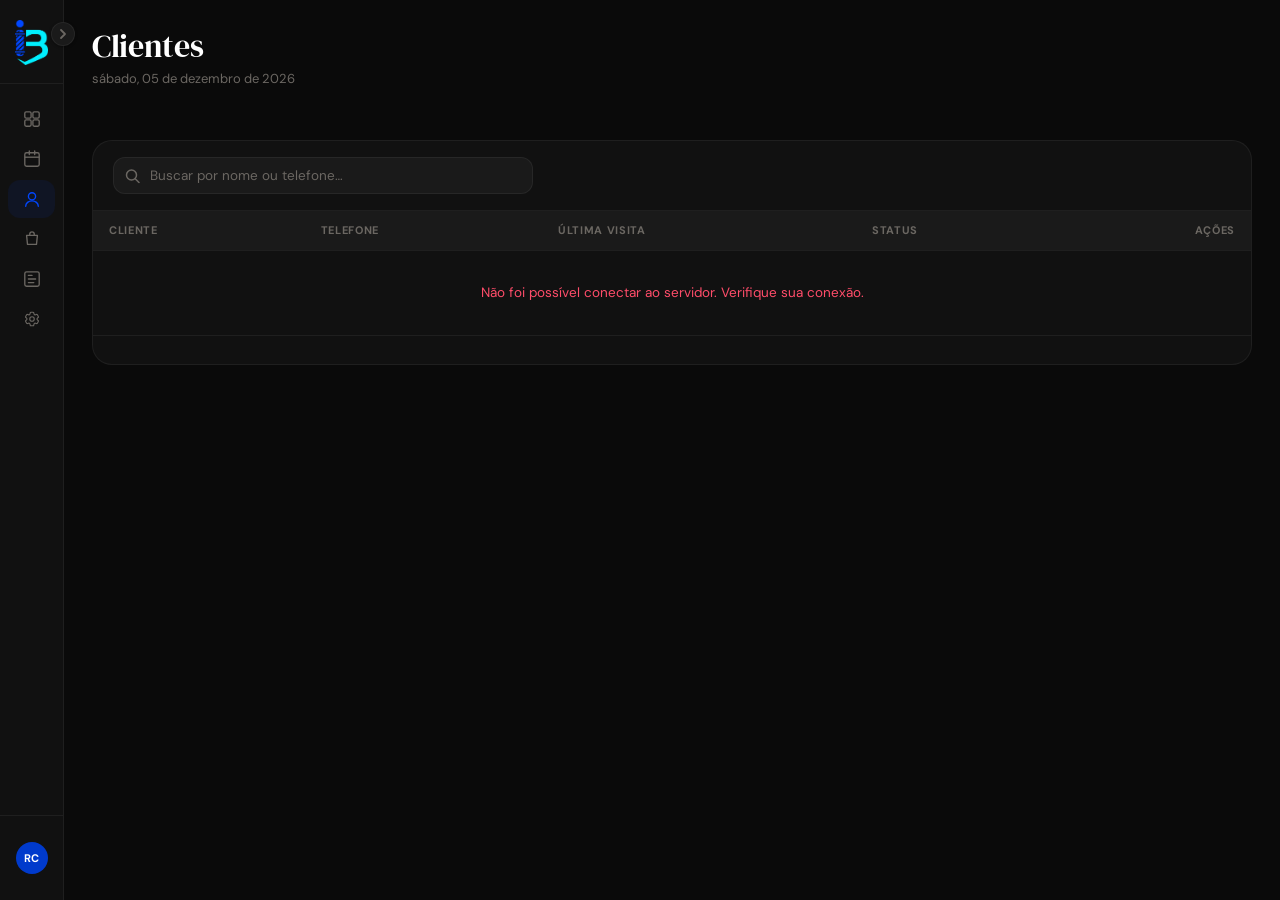
<file: clientes.html>
<!doctype html>
<html lang="pt-BR">
  <head>
    <meta charset="UTF-8" />
    <meta name="viewport" content="width=device-width, initial-scale=1.0" />
    <title>Clientes — InBarber</title>

    <!-- Fonts -->
    <link rel="preconnect" href="https://fonts.googleapis.com" />
    <link rel="preconnect" href="https://fonts.gstatic.com" crossorigin />
    <link
      href="https://fonts.googleapis.com/css2?family=DM+Serif+Display:ital@0;1&family=DM+Sans:ital,opsz,wght@0,9..40,300;0,9..40,400;0,9..40,500;0,9..40,600;0,9..40,700;1,9..40,400&display=swap"
      rel="stylesheet"
    />

    <link rel="shortcut icon" href="assets/favicon.ico" type="image/x-icon" />
    <link rel="stylesheet" href="css/clientes.css" />
  </head>

  <body>
    <!-- ═══════════════════════════════════════════
       SIDEBAR NAV
  ═══════════════════════════════════════════ -->
    <aside
      class="sidebar is-collapsed"
      id="sidebar"
      role="navigation"
      aria-label="Menu principal"
    >
      <div class="sidebar__brand">
        <div class="sidebar__logo">
          <img
            src="assets/logo_inbarber.png"
            alt="logo-inbarber"
            class="sidebar__img-logo"
          />
        </div>
        <span class="sidebar__name">InBarber</span>
      </div>

      <button
        class="sidebar__toggle"
        id="sidebarToggleBtn"
        aria-label="Expandir menu"
        aria-expanded="false"
        aria-controls="sidebar"
      >
        <svg
          width="12"
          height="12"
          viewBox="0 0 12 12"
          fill="none"
          aria-hidden="true"
        >
          <path
            d="M4 2l4 4-4 4"
            stroke="currentColor"
            stroke-width="1.8"
            stroke-linecap="round"
            stroke-linejoin="round"
          />
        </svg>
      </button>

      <nav class="sidebar__nav">
        <ul class="nav-list" role="list">
          <li>
            <a href="/dashboard.html" class="nav-item" data-label="Dashboard">
              <svg
                class="nav-icon"
                viewBox="0 0 20 20"
                fill="none"
                aria-hidden="true"
              >
                <rect
                  x="2"
                  y="2"
                  width="7"
                  height="7"
                  rx="1.5"
                  stroke="currentColor"
                  stroke-width="1.5"
                />
                <rect
                  x="11"
                  y="2"
                  width="7"
                  height="7"
                  rx="1.5"
                  stroke="currentColor"
                  stroke-width="1.5"
                />
                <rect
                  x="2"
                  y="11"
                  width="7"
                  height="7"
                  rx="1.5"
                  stroke="currentColor"
                  stroke-width="1.5"
                />
                <rect
                  x="11"
                  y="11"
                  width="7"
                  height="7"
                  rx="1.5"
                  stroke="currentColor"
                  stroke-width="1.5"
                />
              </svg>
              <span>Dashboard</span>
            </a>
          </li>
          <li>
            <a href="/agenda-crm.html" class="nav-item" data-label="Agenda">
              <svg
                class="nav-icon"
                viewBox="0 0 20 20"
                fill="none"
                aria-hidden="true"
              >
                <rect
                  x="2"
                  y="3"
                  width="16"
                  height="15"
                  rx="2"
                  stroke="currentColor"
                  stroke-width="1.5"
                />
                <path d="M2 8h16" stroke="currentColor" stroke-width="1.5" />
                <path
                  d="M7 1v4M13 1v4"
                  stroke="currentColor"
                  stroke-width="1.5"
                  stroke-linecap="round"
                />
              </svg>
              <span>Agenda</span>
            </a>
          </li>
          <li>
            <a href="#" class="nav-item nav-item--active" data-label="Clientes">
              <svg
                class="nav-icon"
                viewBox="0 0 20 20"
                fill="none"
                aria-hidden="true"
              >
                <circle
                  cx="10"
                  cy="7"
                  r="4"
                  stroke="currentColor"
                  stroke-width="1.5"
                />
                <path
                  d="M3 18c0-3.314 3.134-6 7-6s7 2.686 7 6"
                  stroke="currentColor"
                  stroke-width="1.5"
                  stroke-linecap="round"
                />
              </svg>
              <span>Clientes</span>
            </a>
          </li>
          <li>
            <a href="/produtos-crm.html" class="nav-item" data-label="Produtos">
              <svg
                class="nav-icon"
                viewBox="0 0 20 20"
                fill="none"
                aria-hidden="true"
              >
                <path
                  d="M4 6h12l-1 10H5L4 6z"
                  stroke="currentColor"
                  stroke-width="1.5"
                  stroke-linejoin="round"
                />
                <path
                  d="M7.5 6V4.5a2.5 2.5 0 0 1 5 0V6"
                  stroke="currentColor"
                  stroke-width="1.5"
                  stroke-linecap="round"
                />
              </svg>
              <span>Produtos</span>
            </a>
          </li>
          <li>
            <a
              href="/financeiro.html"
              class="nav-item"
              aria-current="page"
              data-label="Financeiro"
            >
              <svg
                class="nav-icon"
                viewBox="0 0 20 20"
                fill="none"
                aria-hidden="true"
              >
                <rect
                  x="2"
                  y="2"
                  width="16"
                  height="16"
                  rx="2"
                  stroke="currentColor"
                  stroke-width="1.5"
                />
                <path
                  d="M6 10h8M6 6h4M6 14h6"
                  stroke="currentColor"
                  stroke-width="1.5"
                  stroke-linecap="round"
                />
              </svg>
              <span>Financeiro</span>
            </a>
          </li>
          <li>
            <a
              href="configuracoes.html"
              class="nav-item"
              data-label="Configurações Gerais"
            >
              <svg
                class="nav-icon"
                viewBox="0 0 24 24"
                fill="none"
                stroke="currentColor"
                stroke-width="1.5"
                aria-hidden="true"
              >
                <path
                  stroke-linecap="round"
                  stroke-linejoin="round"
                  d="M9.594 3.94c.09-.542.56-.94 1.11-.94h2.593c.55 0 1.02.398 1.11.94l.213 1.281c.063.374.313.686.645.87.074.04.147.083.22.127.325.196.72.257 1.075.124l1.217-.456a1.125 1.125 0 0 1 1.37.49l1.296 2.247a1.125 1.125 0 0 1-.26 1.431l-1.003.827c-.293.241-.438.613-.43.992a7.723 7.723 0 0 1 0 .255c-.008.378.137.75.43.991l1.004.827c.424.35.534.955.26 1.43l-1.298 2.247a1.125 1.125 0 0 1-1.369.491l-1.217-.456c-.355-.133-.75-.072-1.076.124a6.47 6.47 0 0 1-.22.128c-.331.183-.581.495-.644.869l-.213 1.281c-.09.543-.56.94-1.11.94h-2.594c-.55 0-1.019-.398-1.11-.94l-.213-1.281c-.062-.374-.312-.686-.644-.87a6.52 6.52 0 0 1-.22-.127c-.325-.196-.72-.257-1.076-.124l-1.217.456a1.125 1.125 0 0 1-1.369-.49l-1.297-2.247a1.125 1.125 0 0 1 .26-1.431l1.004-.827c.292-.24.437-.613.43-.991a6.932 6.932 0 0 1 0-.255c.007-.38-.138-.751-.43-.992l-1.004-.827a1.125 1.125 0 0 1-.26-1.43l1.297-2.247a1.125 1.125 0 0 1 1.37-.491l1.216.456c.356.133.751.072 1.076-.124.072-.044.146-.086.22-.128.332-.183.582-.495.644-.869l.214-1.28Z"
                />
                <path
                  stroke-linecap="round"
                  stroke-linejoin="round"
                  d="M15 12a3 3 0 1 1-6 0 3 3 0 0 1 6 0Z"
                />
              </svg>
              <span>Configurações</span>
            </a>
          </li>
        </ul>
      </nav>

      <div class="sidebar__bottom">
        <div class="sidebar__user">
          <div class="sidebar__avatar">RC</div>
          <div class="sidebar__user-info">
            <span class="sidebar__user-name">Rafael Costa</span>
            <span class="sidebar__user-role">Proprietário</span>
          </div>
        </div>
      </div>
    </aside>

    <!-- Overlay mobile -->
    <div class="sidebar-overlay" id="sidebarOverlay" aria-hidden="true"></div>

    <!-- ═══════════════════════════════════════════
       MAIN CONTENT
  ═══════════════════════════════════════════ -->
    <main class="main" id="main">
      <!-- ── TOPBAR (mobile) ── -->
      <div class="topbar">
        <button
          class="topbar__burger"
          id="burgerBtn"
          aria-label="Abrir menu"
          aria-expanded="false"
          aria-controls="sidebar"
        >
          <span></span><span></span><span></span>
        </button>
        <div class="topbar__logo">
          <svg
            width="22"
            height="22"
            viewBox="0 0 28 28"
            fill="none"
            aria-hidden="true"
          >
            <rect width="28" height="28" rx="7" fill="var(--gold)" />
            <path
              d="M9 7L19 21M19 7L9 21"
              stroke="#0A0A0A"
              stroke-width="2.5"
              stroke-linecap="round"
            />
          </svg>
          InBarber
        </div>
        <button
          class="topbar__new-btn"
          id="topbarNewClientBtn"
          aria-label="Novo cliente"
        >
          <svg
            width="16"
            height="16"
            viewBox="0 0 16 16"
            fill="none"
            aria-hidden="true"
          >
            <path
              d="M8 2v12M2 8h12"
              stroke="currentColor"
              stroke-width="2"
              stroke-linecap="round"
            />
          </svg>
        </button>
      </div>

      <!-- ════════════════════════════════════════════
         CLIENTES HEADER
    ════════════════════════════════════════════ -->
      <header class="clientes-header">
        <div class="clientes-header__top">
          <div>
            <h1 class="clientes-header__title">Clientes</h1>
            <p class="clientes-header__date" id="clientesDate"></p>
          </div>
        </div>

        <!-- KPIs -->
        <div class="clientes-stats" id="clientesStats">
          <!-- gerado via JS -->
        </div>
      </header>

      <!-- ════════════════════════════════════════════
         FILTROS + TABELA
    ════════════════════════════════════════════ -->
      <section class="clientes-section">
        <!-- Barra de busca -->
        <div class="clientes-toolbar">
          <div class="search-wrapper">
            <svg
              class="search-icon"
              width="15"
              height="15"
              viewBox="0 0 15 15"
              fill="none"
              aria-hidden="true"
            >
              <circle
                cx="6.5"
                cy="6.5"
                r="5"
                stroke="currentColor"
                stroke-width="1.5"
              />
              <path
                d="M10.5 10.5L14 14"
                stroke="currentColor"
                stroke-width="1.5"
                stroke-linecap="round"
              />
            </svg>
            <input
              class="search-input"
              id="clienteSearch"
              type="search"
              placeholder="Buscar por nome ou telefone…"
              autocomplete="off"
            />
          </div>
          <span class="clientes-count" id="clientesCount"></span>
        </div>

        <!-- Tabela -->
        <div class="table-wrap">
          <table class="clientes-table" id="clientesTable">
            <thead>
              <tr>
                <th>Cliente</th>
                <th>Telefone</th>
                <th>Última visita</th>
                <th>Status</th>
                <th class="th-actions">Ações</th>
              </tr>
            </thead>
            <tbody id="clientesTableBody">
              <!-- gerado via JS -->
            </tbody>
          </table>

          <!-- Empty state -->
          <div class="table-empty" id="tableEmpty" hidden>
            <div class="table-empty__icon-wrap">
              <svg
                width="38"
                height="38"
                viewBox="0 0 38 38"
                fill="none"
                aria-hidden="true"
              >
                <!-- carteira / silhuetas -->
                <circle cx="19" cy="13" r="6.5" stroke="currentColor" stroke-width="1.6" stroke-linecap="round"/>
                <path d="M5 34c0-7.18 6.268-13 14-13s14 5.82 14 13" stroke="currentColor" stroke-width="1.6" stroke-linecap="round"/>
                <!-- + pequeno no canto superior direito, indicando "adicione" -->
                <circle cx="30" cy="8" r="6" fill="var(--bg-3)" stroke="currentColor" stroke-width="1.4"/>
                <path d="M30 5.5v5M27.5 8h5" stroke="currentColor" stroke-width="1.6" stroke-linecap="round"/>
              </svg>
            </div>
            <p class="table-empty__title">Carteira de clientes vazia</p>
            <p class="table-empty__sub">Cadastre seu primeiro cliente clicando em <strong>+ Novo Cliente</strong>.</p>
          </div>
        </div>

        <!-- Paginação -->
        <div class="pagination" id="pagination">
          <!-- gerado via JS -->
        </div>
      </section>
    </main>

    <!-- ═══════════════════════════════════════════
       MODAL: NOVO / EDITAR CLIENTE
  ═══════════════════════════════════════════ -->
    <div
      class="modal-overlay"
      id="clienteModalOverlay"
      role="dialog"
      aria-modal="true"
      aria-labelledby="clienteModalTitle"
      hidden
    >
      <div class="modal modal--sm">
        <div class="modal__header">
          <div class="modal__header-left">
            <div class="modal__header-icon" aria-hidden="true">
              <svg width="16" height="16" viewBox="0 0 16 16" fill="none">
                <circle
                  cx="8"
                  cy="6"
                  r="3"
                  stroke="currentColor"
                  stroke-width="1.5"
                />
                <path
                  d="M2 14c0-3.314 2.686-6 6-6s6 2.686 6 6"
                  stroke="currentColor"
                  stroke-width="1.5"
                  stroke-linecap="round"
                />
              </svg>
            </div>
            <div>
              <h2 class="modal__title" id="clienteModalTitle">Novo Cliente</h2>
              <p class="modal__subtitle" id="clienteModalSubtitle">
                Preencha os dados do cliente
              </p>
            </div>
          </div>
          <button
            class="modal__close"
            id="clienteModalClose"
            aria-label="Fechar modal"
          >
            <svg
              width="16"
              height="16"
              viewBox="0 0 16 16"
              fill="none"
              aria-hidden="true"
            >
              <path
                d="M2 2l12 12M14 2L2 14"
                stroke="currentColor"
                stroke-width="2"
                stroke-linecap="round"
              />
            </svg>
          </button>
        </div>

        <div class="modal__body">
          <div class="form-row">
            <div class="form-group" style="grid-column: span 2">
              <label class="form-label" for="cliNome"
                >Nome completo <span class="form-required">*</span></label
              >
              <input
                class="form-input"
                id="cliNome"
                type="text"
                placeholder="Ex: João da Silva"
                autocomplete="off"
              />
            </div>
          </div>
          <div class="form-row">
            <div class="form-group">
              <label class="form-label" for="cliTel"
                >Telefone <span class="form-required">*</span></label
              >
              <input
                class="form-input"
                id="cliTel"
                type="tel"
                placeholder="(84) 99999-0000"
              />
            </div>
            <div class="form-group">
              <label class="form-label" for="cliAniversario"
                >Data de nascimento
                <span class="form-label__optional">(opcional)</span></label
              >
              <input class="form-input" id="cliAniversario" type="date" />
            </div>
          </div>
          <div class="form-group">
            <label class="form-label" for="cliObs"
              >Observações
              <span class="form-label__optional">(opcional)</span></label
            >
            <textarea
              class="form-input form-textarea"
              id="cliObs"
              placeholder="Ex: Preferência por navalha, alergia a produtos…"
            ></textarea>
          </div>
        </div>

        <div class="modal__footer">
          <button class="btn-ghost" id="clienteModalCancel">Cancelar</button>
          <button class="btn-primary" id="clienteModalSave">
            <svg
              width="14"
              height="14"
              viewBox="0 0 14 14"
              fill="none"
              aria-hidden="true"
            >
              <path
                d="M2 7l3.5 3.5L12 3"
                stroke="currentColor"
                stroke-width="2"
                stroke-linecap="round"
                stroke-linejoin="round"
              />
            </svg>
            Salvar Cliente
          </button>
        </div>
      </div>
    </div>

    <!-- ═══════════════════════════════════════════
       MODAL: DETALHES DO CLIENTE
  ═══════════════════════════════════════════ -->
    <div
      class="modal-overlay"
      id="detailModalOverlay"
      role="dialog"
      aria-modal="true"
      aria-labelledby="detailModalTitle"
      hidden
    >
      <div class="modal modal--detail">
        <div class="modal__header">
          <div class="modal__header-left">
            <div class="modal__header-icon" aria-hidden="true">
              <svg width="16" height="16" viewBox="0 0 16 16" fill="none">
                <circle
                  cx="8"
                  cy="6"
                  r="3"
                  stroke="currentColor"
                  stroke-width="1.5"
                />
                <path
                  d="M2 14c0-3.314 2.686-6 6-6s6 2.686 6 6"
                  stroke="currentColor"
                  stroke-width="1.5"
                  stroke-linecap="round"
                />
              </svg>
            </div>
            <div>
              <h2 class="modal__title" id="detailModalTitle">Cliente</h2>
              <p class="modal__subtitle" id="detailModalSubtitle"></p>
            </div>
          </div>
          <button
            class="modal__close"
            id="detailModalClose"
            aria-label="Fechar modal"
          >
            <svg
              width="16"
              height="16"
              viewBox="0 0 16 16"
              fill="none"
              aria-hidden="true"
            >
              <path
                d="M2 2l12 12M14 2L2 14"
                stroke="currentColor"
                stroke-width="2"
                stroke-linecap="round"
              />
            </svg>
          </button>
        </div>
        <div class="modal__body" id="detailModalBody">
          <!-- gerado via JS -->
        </div>
        <div class="modal__footer modal__footer--actions">
          <button class="btn-ghost" id="detailModalClose2">Fechar</button>
          <div style="display: flex; gap: 8px">
            <button class="btn-whatsapp" id="detailWhatsApp">
              <svg
                width="15"
                height="15"
                viewBox="0 0 15 15"
                fill="none"
                aria-hidden="true"
              >
                <path
                  d="M7.5 1C3.91 1 1 3.91 1 7.5c0 1.18.31 2.29.85 3.24L1 14l3.35-.83A6.48 6.48 0 0 0 7.5 14C11.09 14 14 11.09 14 7.5S11.09 1 7.5 1z"
                  stroke="currentColor"
                  stroke-width="1.3"
                  stroke-linejoin="round"
                />
                <path
                  d="M5.5 5.5s.3 1.5 1.5 2.5 2.5 1.5 2.5 1.5"
                  stroke="currentColor"
                  stroke-width="1.3"
                  stroke-linecap="round"
                />
              </svg>
              WhatsApp
            </button>
            <button class="btn-primary" id="detailEditBtn">
              <svg
                width="14"
                height="14"
                viewBox="0 0 14 14"
                fill="none"
                aria-hidden="true"
              >
                <path
                  d="M9.5 2.5l2 2-7 7H2.5v-2l7-7z"
                  stroke="currentColor"
                  stroke-width="1.5"
                  stroke-linejoin="round"
                />
              </svg>
              Editar
            </button>
          </div>
        </div>
      </div>
    </div>

    <!-- ═══════════════════════════════════════════
       MODAL: CONFIRMAR EXCLUSÃO
  ═══════════════════════════════════════════ -->
    <div
      class="modal-overlay"
      id="deleteModalOverlay"
      role="dialog"
      aria-modal="true"
      aria-labelledby="deleteModalTitle"
      hidden
    >
      <div class="modal modal--sm">
        <div class="modal__header">
          <div class="modal__header-left">
            <div
              class="modal__header-icon modal__header-icon--red"
              aria-hidden="true"
            >
              <svg width="16" height="16" viewBox="0 0 16 16" fill="none">
                <path
                  d="M2 4h12M5 4V3a1 1 0 0 1 1-1h4a1 1 0 0 1 1 1v1M6 7v5M10 7v5M3 4l1 9a1 1 0 0 0 1 1h6a1 1 0 0 0 1-1l1-9"
                  stroke="currentColor"
                  stroke-width="1.5"
                  stroke-linecap="round"
                  stroke-linejoin="round"
                />
              </svg>
            </div>
            <h2 class="modal__title" id="deleteModalTitle">Excluir Cliente</h2>
          </div>
          <button
            class="modal__close"
            id="deleteModalClose"
            aria-label="Fechar modal"
          >
            <svg
              width="16"
              height="16"
              viewBox="0 0 16 16"
              fill="none"
              aria-hidden="true"
            >
              <path
                d="M2 2l12 12M14 2L2 14"
                stroke="currentColor"
                stroke-width="2"
                stroke-linecap="round"
              />
            </svg>
          </button>
        </div>
        <div class="modal__body">
          <p class="delete-confirm-text">
            Tem certeza que deseja excluir
            <strong id="deleteClientName"></strong>? Essa ação não pode ser
            desfeita.
          </p>
        </div>
        <div class="modal__footer">
          <button class="btn-ghost" id="deleteModalCancel">Cancelar</button>
          <button class="btn-danger" id="deleteModalConfirm">
            <svg
              width="14"
              height="14"
              viewBox="0 0 14 14"
              fill="none"
              aria-hidden="true"
            >
              <path
                d="M2 4h10M4 4V3a1 1 0 0 1 1-1h4a1 1 0 0 1 1 1v1M5 6v5M9 6v5"
                stroke="currentColor"
                stroke-width="1.5"
                stroke-linecap="round"
              />
            </svg>
            Excluir
          </button>
        </div>
      </div>
    </div>

    <!-- ═══════════════════════════════════════════
       TOAST NOTIFICATIONS
  ═══════════════════════════════════════════ -->
    <div
      class="toast-container"
      id="toastContainer"
      aria-live="polite"
      aria-atomic="true"
    ></div>

    <script src="js/api.js"></script>
    <script src="js/clientes.js"></script>
  </body>
</html>
</file>
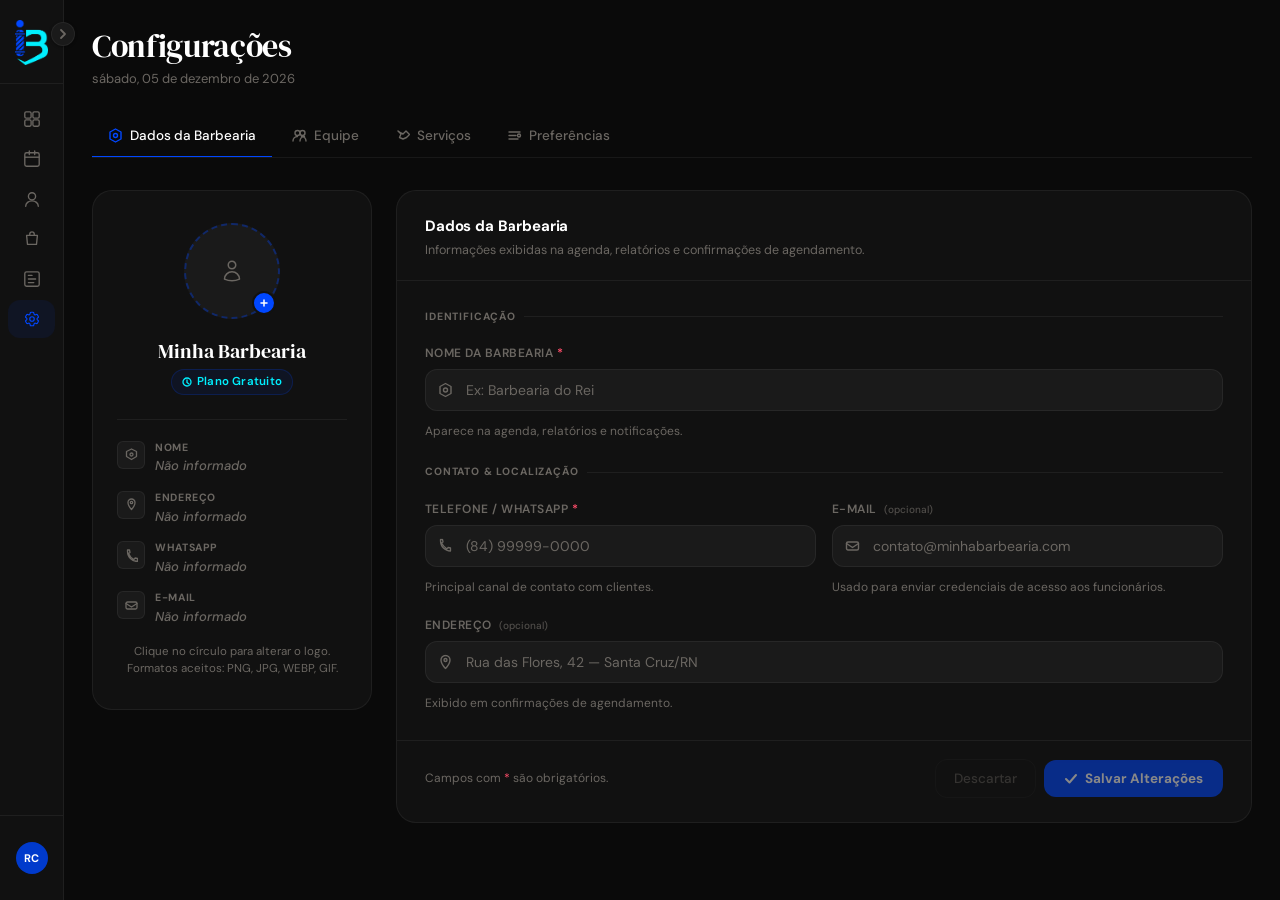
<file: configuracoes.html>
<!doctype html>
<html lang="pt-BR">
  <head>
    <meta charset="UTF-8" />
    <meta name="viewport" content="width=device-width, initial-scale=1.0" />
    <title>Configurações — InBarber</title>

    <!-- Fonts -->
    <link rel="preconnect" href="https://fonts.googleapis.com" />
    <link rel="preconnect" href="https://fonts.gstatic.com" crossorigin />
    <link
      href="https://fonts.googleapis.com/css2?family=DM+Serif+Display:ital@0;1&family=DM+Sans:ital,opsz,wght@0,9..40,300;0,9..40,400;0,9..40,500;0,9..40,600;0,9..40,700;1,9..40,400&display=swap"
      rel="stylesheet"
    />
    <link rel="shortcut icon" href="assets/favicon.ico" type="image/x-icon" />
    <link rel="stylesheet" href="css/configuracoes.css" />
  </head>

  <body>
    <!-- ═══════════════════════════════════════════
       SIDEBAR NAV
  ═══════════════════════════════════════════ -->
    <aside
      class="sidebar is-collapsed"
      id="sidebar"
      role="navigation"
      aria-label="Menu principal"
    >
      <div class="sidebar__brand">
        <div class="sidebar__logo">
          <img
            src="assets/logo_inbarber.png"
            alt="logo-inbarber"
            class="sidebar__img-logo"
          />
        </div>
        <span class="sidebar__name">InBarber</span>
      </div>

      <button
        class="sidebar__toggle"
        id="sidebarToggleBtn"
        aria-label="Expandir menu"
        aria-expanded="false"
        aria-controls="sidebar"
      >
        <svg
          width="12"
          height="12"
          viewBox="0 0 12 12"
          fill="none"
          aria-hidden="true"
        >
          <path
            d="M4 2l4 4-4 4"
            stroke="currentColor"
            stroke-width="1.8"
            stroke-linecap="round"
            stroke-linejoin="round"
          />
        </svg>
      </button>

      <nav class="sidebar__nav">
        <ul class="nav-list" role="list">
          <li>
            <a href="/dashboard.html" class="nav-item" data-label="Dashboard">
              <svg
                class="nav-icon"
                viewBox="0 0 20 20"
                fill="none"
                aria-hidden="true"
              >
                <rect
                  x="2"
                  y="2"
                  width="7"
                  height="7"
                  rx="1.5"
                  stroke="currentColor"
                  stroke-width="1.5"
                />
                <rect
                  x="11"
                  y="2"
                  width="7"
                  height="7"
                  rx="1.5"
                  stroke="currentColor"
                  stroke-width="1.5"
                />
                <rect
                  x="2"
                  y="11"
                  width="7"
                  height="7"
                  rx="1.5"
                  stroke="currentColor"
                  stroke-width="1.5"
                />
                <rect
                  x="11"
                  y="11"
                  width="7"
                  height="7"
                  rx="1.5"
                  stroke="currentColor"
                  stroke-width="1.5"
                />
              </svg>
              <span>Dashboard</span>
            </a>
          </li>
          <li>
            <a href="/agenda-crm.html" class="nav-item" data-label="Agenda">
              <svg
                class="nav-icon"
                viewBox="0 0 20 20"
                fill="none"
                aria-hidden="true"
              >
                <rect
                  x="2"
                  y="3"
                  width="16"
                  height="15"
                  rx="2"
                  stroke="currentColor"
                  stroke-width="1.5"
                />
                <path d="M2 8h16" stroke="currentColor" stroke-width="1.5" />
                <path
                  d="M7 1v4M13 1v4"
                  stroke="currentColor"
                  stroke-width="1.5"
                  stroke-linecap="round"
                />
              </svg>
              <span>Agenda</span>
            </a>
          </li>
          <li>
            <a href="/clientes.html" class="nav-item" data-label="Clientes">
              <svg
                class="nav-icon"
                viewBox="0 0 20 20"
                fill="none"
                aria-hidden="true"
              >
                <circle
                  cx="10"
                  cy="7"
                  r="4"
                  stroke="currentColor"
                  stroke-width="1.5"
                />
                <path
                  d="M3 18c0-3.314 3.134-6 7-6s7 2.686 7 6"
                  stroke="currentColor"
                  stroke-width="1.5"
                  stroke-linecap="round"
                />
              </svg>
              <span>Clientes</span>
            </a>
          </li>
          <li>
            <a href="/produtos-crm.html" class="nav-item" data-label="Produtos">
              <svg
                class="nav-icon"
                viewBox="0 0 20 20"
                fill="none"
                aria-hidden="true"
              >
                <path
                  d="M4 6h12l-1 10H5L4 6z"
                  stroke="currentColor"
                  stroke-width="1.5"
                  stroke-linejoin="round"
                />
                <path
                  d="M7.5 6V4.5a2.5 2.5 0 0 1 5 0V6"
                  stroke="currentColor"
                  stroke-width="1.5"
                  stroke-linecap="round"
                />
              </svg>
              <span>Produtos</span>
            </a>
          </li>
          <li>
            <a
              href="/financeiro.html"
              class="nav-item"
              aria-current="page"
              data-label="Financeiro"
            >
              <svg
                class="nav-icon"
                viewBox="0 0 20 20"
                fill="none"
                aria-hidden="true"
              >
                <rect
                  x="2"
                  y="2"
                  width="16"
                  height="16"
                  rx="2"
                  stroke="currentColor"
                  stroke-width="1.5"
                />
                <path
                  d="M6 10h8M6 6h4M6 14h6"
                  stroke="currentColor"
                  stroke-width="1.5"
                  stroke-linecap="round"
                />
              </svg>
              <span>Financeiro</span>
            </a>
          </li>
          <li>
            <a
              href="configuracoes.html"
              class="nav-item nav-item--active"
              data-label="Configurações Gerais"
            >
              <svg
                class="nav-icon"
                viewBox="0 0 24 24"
                fill="none"
                stroke="currentColor"
                stroke-width="1.5"
                aria-hidden="true"
              >
                <path
                  stroke-linecap="round"
                  stroke-linejoin="round"
                  d="M9.594 3.94c.09-.542.56-.94 1.11-.94h2.593c.55 0 1.02.398 1.11.94l.213 1.281c.063.374.313.686.645.87.074.04.147.083.22.127.325.196.72.257 1.075.124l1.217-.456a1.125 1.125 0 0 1 1.37.49l1.296 2.247a1.125 1.125 0 0 1-.26 1.431l-1.003.827c-.293.241-.438.613-.43.992a7.723 7.723 0 0 1 0 .255c-.008.378.137.75.43.991l1.004.827c.424.35.534.955.26 1.43l-1.298 2.247a1.125 1.125 0 0 1-1.369.491l-1.217-.456c-.355-.133-.75-.072-1.076.124a6.47 6.47 0 0 1-.22.128c-.331.183-.581.495-.644.869l-.213 1.281c-.09.543-.56.94-1.11.94h-2.594c-.55 0-1.019-.398-1.11-.94l-.213-1.281c-.062-.374-.312-.686-.644-.87a6.52 6.52 0 0 1-.22-.127c-.325-.196-.72-.257-1.076-.124l-1.217.456a1.125 1.125 0 0 1-1.369-.49l-1.297-2.247a1.125 1.125 0 0 1 .26-1.431l1.004-.827c.292-.24.437-.613.43-.991a6.932 6.932 0 0 1 0-.255c.007-.38-.138-.751-.43-.992l-1.004-.827a1.125 1.125 0 0 1-.26-1.43l1.297-2.247a1.125 1.125 0 0 1 1.37-.491l1.216.456c.356.133.751.072 1.076-.124.072-.044.146-.086.22-.128.332-.183.582-.495.644-.869l.214-1.28Z"
                />
                <path
                  stroke-linecap="round"
                  stroke-linejoin="round"
                  d="M15 12a3 3 0 1 1-6 0 3 3 0 0 1 6 0Z"
                />
              </svg>
              <span>Configurações</span>
            </a>
          </li>
        </ul>
      </nav>

      <div class="sidebar__bottom">
        <div class="sidebar__user">
          <div class="sidebar__avatar">RC</div>
          <div class="sidebar__user-info">
            <span class="sidebar__user-name">Rafael Costa</span>
            <span class="sidebar__user-role">Proprietário</span>
          </div>
        </div>
      </div>
    </aside>

    <!-- Overlay mobile -->
    <div class="sidebar-overlay" id="sidebarOverlay" aria-hidden="true"></div>

    <!-- ═══════════════════════════════════════════
       MAIN CONTENT
  ═══════════════════════════════════════════ -->
    <main class="main" id="main">
      <!-- ── TOPBAR (mobile) ── -->
      <div class="topbar">
        <button
          class="topbar__burger"
          id="burgerBtn"
          aria-label="Abrir menu"
          aria-expanded="false"
          aria-controls="sidebar"
        >
          <span></span><span></span><span></span>
        </button>
        <div class="topbar__logo">
          <div
            class="sidebar__logo-mark"
            style="width: 22px; height: 22px; border-radius: 6px"
            aria-hidden="true"
          >
            <svg width="13" height="13" viewBox="0 0 28 28" fill="none">
              <path
                d="M9 7L19 21M19 7L9 21"
                stroke="#0A0A0A"
                stroke-width="2.5"
                stroke-linecap="round"
              />
            </svg>
          </div>
          InBarber
        </div>
        <div style="width: 40px"></div>
      </div>

      <!-- ════════════════════════════════════════════
         PAGE HEADER
    ════════════════════════════════════════════ -->
      <header class="config-header">
        <div class="config-header__top">
          <div>
            <h1 class="config-header__title">Configurações</h1>
            <p class="config-header__date" id="configDate"></p>
          </div>
        </div>

        <!-- Tabs de seção -->
        <nav
          class="config-tabs"
          role="tablist"
          aria-label="Seções de configuração"
        >
          <button
            class="config-tab config-tab--active"
            role="tab"
            aria-selected="true"
            aria-controls="tab-barbearia"
            id="btn-tab-barbearia"
            data-tab="barbearia"
          >
            <svg
              width="15"
              height="15"
              viewBox="0 0 15 15"
              fill="none"
              aria-hidden="true"
            >
              <path
                d="M7.5 1L2 4v7l5.5 3L13 11V4L7.5 1z"
                stroke="currentColor"
                stroke-width="1.4"
                stroke-linejoin="round"
              />
              <circle
                cx="7.5"
                cy="7.5"
                r="2"
                stroke="currentColor"
                stroke-width="1.4"
              />
            </svg>
            Dados da Barbearia
          </button>
          <button
            class="config-tab"
            role="tab"
            aria-selected="false"
            aria-controls="tab-equipe"
            id="btn-tab-equipe"
            data-tab="equipe"
          >
            <svg
              width="15"
              height="15"
              viewBox="0 0 15 15"
              fill="none"
              aria-hidden="true"
            >
              <circle
                cx="5.5"
                cy="5"
                r="2.5"
                stroke="currentColor"
                stroke-width="1.4"
              />
              <circle
                cx="10.5"
                cy="5"
                r="2.5"
                stroke="currentColor"
                stroke-width="1.4"
              />
              <path
                d="M1 13c0-2.485 2.015-4.5 4.5-4.5M8 13c0-2.485 2.015-4.5 4.5-4.5M14 13c0-2.485-2.015-4.5-4.5-4.5"
                stroke="currentColor"
                stroke-width="1.4"
                stroke-linecap="round"
              />
            </svg>
            Equipe
          </button>
          <button
            class="config-tab"
            role="tab"
            aria-selected="false"
            aria-controls="tab-servicos"
            id="btn-tab-servicos"
            data-tab="servicos"
          >
            <svg
              width="15"
              height="15"
              viewBox="0 0 15 15"
              fill="none"
              aria-hidden="true"
            >
              <path
                d="M3 3l3 3-1.5 3.5L8 11l3.5-1.5 3-3L11 3 8 6 6 5 3 3z"
                stroke="currentColor"
                stroke-width="1.4"
                stroke-linejoin="round"
              />
            </svg>
            Serviços
          </button>
          <button
            class="config-tab"
            role="tab"
            aria-selected="false"
            aria-controls="tab-preferencias"
            id="btn-tab-preferencias"
            data-tab="preferencias"
          >
            <svg
              width="15"
              height="15"
              viewBox="0 0 15 15"
              fill="none"
              aria-hidden="true"
            >
              <path
                d="M2 4h11M2 7.5h7M2 11h9"
                stroke="currentColor"
                stroke-width="1.4"
                stroke-linecap="round"
              />
              <circle
                cx="12"
                cy="7.5"
                r="1.5"
                stroke="currentColor"
                stroke-width="1.4"
              />
            </svg>
            Preferências
          </button>
        </nav>
      </header>

      <!-- ════════════════════════════════════════════
         TAB: DADOS DA BARBEARIA
    ════════════════════════════════════════════ -->
      <section
        class="config-content"
        id="tab-barbearia"
        role="tabpanel"
        aria-labelledby="btn-tab-barbearia"
      >
        <!-- ── Coluna esquerda: identidade / preview ── -->
        <div class="profile-identity">
          <!-- Avatar da barbearia -->
          <div
            class="avatar-ring"
            id="avatarRing"
            role="button"
            tabindex="0"
            title="Clique para alterar o logo"
            aria-label="Logo da barbearia — clique para fazer upload"
          >
            <div class="avatar-ring__icon" id="avatarRingIcon">
              <svg
                width="24"
                height="24"
                viewBox="0 0 24 24"
                fill="none"
                stroke="currentColor"
                stroke-width="1.5"
                aria-hidden="true"
              >
                <path
                  stroke-linecap="round"
                  stroke-linejoin="round"
                  d="M15.75 6a3.75 3.75 0 1 1-7.5 0 3.75 3.75 0 0 1 7.5 0ZM4.501 20.118a7.5 7.5 0 0 1 14.998 0A17.933 17.933 0 0 1 12 21.75c-2.676 0-5.216-.584-7.499-1.632Z"
                />
              </svg>
            </div>
            <div class="avatar-ring__badge" aria-hidden="true">
              <svg width="10" height="10" viewBox="0 0 10 10" fill="none">
                <path
                  d="M5 2v6M2 5h6"
                  stroke="currentColor"
                  stroke-width="1.5"
                  stroke-linecap="round"
                />
              </svg>
            </div>
          </div>

          <!-- Preview do nome -->
          <div class="profile-name-preview" id="previewNome">
            Barbearia do Rafael
          </div>

          <!-- Badge de tipo -->
          <div class="profile-type-badge">
            <svg
              width="10"
              height="10"
              viewBox="0 0 10 10"
              fill="none"
              aria-hidden="true"
            >
              <circle
                cx="5"
                cy="5"
                r="4"
                stroke="currentColor"
                stroke-width="1.3"
              />
              <path
                d="M5 3v2.5L7 7"
                stroke="currentColor"
                stroke-width="1.3"
                stroke-linecap="round"
              />
            </svg>
            Plano Gratuito
          </div>

          <div class="profile-identity__divider"></div>

          <!-- Lista de info atual (lida dos campos em tempo real) -->
          <ul class="profile-meta-list" aria-label="Resumo dos dados">
            <li class="profile-meta-item">
              <div class="profile-meta-item__icon" aria-hidden="true">
                <svg width="13" height="13" viewBox="0 0 13 13" fill="none">
                  <path
                    d="M6.5 1L1.5 3.5v5L6.5 11.5 11.5 8.5v-5L6.5 1z"
                    stroke="currentColor"
                    stroke-width="1.3"
                    stroke-linejoin="round"
                  />
                  <circle
                    cx="6.5"
                    cy="6.5"
                    r="1.5"
                    stroke="currentColor"
                    stroke-width="1.3"
                  />
                </svg>
              </div>
              <div class="profile-meta-item__content">
                <span class="profile-meta-item__label">Nome</span>
                <span class="profile-meta-item__value" id="metaNome"
                  >Barbearia do Rafael</span
                >
              </div>
            </li>

            <li class="profile-meta-item">
              <div class="profile-meta-item__icon" aria-hidden="true">
                <svg width="13" height="13" viewBox="0 0 13 13" fill="none">
                  <path
                    d="M6.5 1C4.57 1 3 2.57 3 4.5c0 3 3.5 7 3.5 7S10 7.5 10 4.5C10 2.57 8.43 1 6.5 1z"
                    stroke="currentColor"
                    stroke-width="1.3"
                    stroke-linejoin="round"
                  />
                  <circle
                    cx="6.5"
                    cy="4.5"
                    r="1.2"
                    stroke="currentColor"
                    stroke-width="1.3"
                  />
                </svg>
              </div>
              <div class="profile-meta-item__content">
                <span class="profile-meta-item__label">Endereço</span>
                <span class="profile-meta-item__value" id="metaEndereco"
                  >Não informado</span
                >
              </div>
            </li>

            <li class="profile-meta-item">
              <div class="profile-meta-item__icon" aria-hidden="true">
                <svg width="13" height="13" viewBox="0 0 13 13" fill="none">
                  <path
                    d="M2.5 2.5c0 5.523 4.477 10 10 10v-3l-2.5-.5-1 1.5C7 9.5 4.5 7 3.5 4.5L5 3.5 4.5 1H2.5v1.5z"
                    stroke="currentColor"
                    stroke-width="1.3"
                    stroke-linejoin="round"
                  />
                </svg>
              </div>
              <div class="profile-meta-item__content">
                <span class="profile-meta-item__label">WhatsApp</span>
                <span class="profile-meta-item__value" id="metaTelefone"
                  >Não informado</span
                >
              </div>
            </li>

            <li class="profile-meta-item">
              <div class="profile-meta-item__icon" aria-hidden="true">
                <svg width="13" height="13" viewBox="0 0 13 13" fill="none">
                  <rect x="1" y="3" width="11" height="7" rx="1.5" stroke="currentColor" stroke-width="1.3" />
                  <path d="M1 4.5l5.5 3.5 5.5-3.5" stroke="currentColor" stroke-width="1.3" stroke-linecap="round" stroke-linejoin="round" />
                </svg>
              </div>
              <div class="profile-meta-item__content">
                <span class="profile-meta-item__label">E-mail</span>
                <span class="profile-meta-item__value" id="metaEmail"
                  >Não informado</span
                >
              </div>
            </li>
          </ul>

          <input
            type="file"
            id="avatarFileInput"
            accept="image/png,image/jpeg,image/webp,image/gif"
            aria-hidden="true"
            tabindex="-1"
            style="display: none"
          />
          <p class="avatar-upload-hint">
            Clique no círculo para alterar o logo.<br />
            Formatos aceitos: PNG, JPG, WEBP, GIF.
          </p>
        </div>
        <!-- /profile-identity -->

        <!-- ── Coluna direita: formulário ── -->
        <div class="profile-form-panel">
          <!-- Cabeçalho do painel -->
          <div class="panel-head">
            <div>
              <h2 class="panel-head__title">Dados da Barbearia</h2>
              <p class="panel-head__subtitle">
                Informações exibidas na agenda, relatórios e confirmações de
                agendamento.
              </p>
            </div>
            <!-- Badge de alterações pendentes / salvo -->
            <div
              class="changes-badge changes-badge--pending"
              id="changesBadge"
              hidden
              aria-live="polite"
            >
              <svg
                width="8"
                height="8"
                viewBox="0 0 8 8"
                fill="none"
                aria-hidden="true"
              >
                <circle
                  cx="4"
                  cy="4"
                  r="3.5"
                  stroke="currentColor"
                  stroke-width="1.3"
                />
                <path
                  d="M4 2v2.5L5.5 6"
                  stroke="currentColor"
                  stroke-width="1.3"
                  stroke-linecap="round"
                />
              </svg>
              <span id="changesBadgeText">Alterações não salvas</span>
            </div>
          </div>

          <!-- Corpo do formulário -->
          <div class="panel-body">
            <!-- SEÇÃO: Identificação -->
            <div class="form-section">
              <div class="form-section__heading">
                <span class="form-section__label">Identificação</span>
                <div class="form-section__heading-line"></div>
              </div>

              <!-- Nome da barbearia (full width) -->
              <div class="form-row form-row--full">
                <div class="form-group">
                  <label class="form-label" for="barbNome">
                    Nome da Barbearia
                    <span class="form-required" aria-label="Obrigatório"
                      >*</span
                    >
                  </label>
                  <div class="form-input-wrap">
                    <div class="form-input-icon" aria-hidden="true">
                      <svg
                        width="15"
                        height="15"
                        viewBox="0 0 15 15"
                        fill="none"
                      >
                        <path
                          d="M7.5 1L2 4v7l5.5 3L13 11V4L7.5 1z"
                          stroke="currentColor"
                          stroke-width="1.4"
                          stroke-linejoin="round"
                        />
                        <circle
                          cx="7.5"
                          cy="7.5"
                          r="2"
                          stroke="currentColor"
                          stroke-width="1.4"
                        />
                      </svg>
                    </div>
                    <input
                      class="form-input form-input--icon"
                      id="barbNome"
                      type="text"
                      placeholder="Ex: Barbearia do Rei"
                      autocomplete="organization"
                      maxlength="80"
                      aria-required="true"
                      aria-describedby="barbNomeHint"
                    />
                  </div>
                  <p class="form-hint" id="barbNomeHint">
                    Aparece na agenda, relatórios e notificações.
                  </p>
                </div>
              </div>
            </div>
            <!-- /form-section identificação -->

            <!-- SEÇÃO: Contato & Localização -->
            <div class="form-section">
              <div class="form-section__heading">
                <span class="form-section__label"
                  >Contato &amp; Localização</span
                >
                <div class="form-section__heading-line"></div>
              </div>

              <div class="form-row">
                <!-- Telefone / WhatsApp -->
                <div class="form-group">
                  <label class="form-label" for="barbTelefone">
                    Telefone / WhatsApp
                    <span class="form-required" aria-label="Obrigatório"
                      >*</span
                    >
                  </label>
                  <div class="form-input-wrap">
                    <div class="form-input-icon" aria-hidden="true">
                      <svg
                        width="15"
                        height="15"
                        viewBox="0 0 15 15"
                        fill="none"
                      >
                        <path
                          d="M2.5 2.5c0 5.523 4.477 10 10 10v-3l-2.5-.5-1 1.5C7 9 4.5 6.5 3.5 4.5L5 3.5 4.5 1H2.5v1.5z"
                          stroke="currentColor"
                          stroke-width="1.3"
                          stroke-linejoin="round"
                        />
                      </svg>
                    </div>
                    <input
                      class="form-input form-input--icon"
                      id="barbTelefone"
                      type="tel"
                      placeholder="(84) 99999-0000"
                      autocomplete="tel"
                      maxlength="20"
                      aria-required="true"
                      aria-describedby="barbTelHint"
                    />
                  </div>
                  <p class="form-hint" id="barbTelHint">
                    Principal canal de contato com clientes.
                  </p>
                </div>

                <!-- E-mail da barbearia -->
                <div class="form-group">
                  <label class="form-label" for="barbEmail">
                    E-mail
                    <span class="form-label__optional">(opcional)</span>
                  </label>
                  <div class="form-input-wrap">
                    <div class="form-input-icon" aria-hidden="true">
                      <svg width="15" height="15" viewBox="0 0 15 15" fill="none">
                        <rect x="1.5" y="3.5" width="12" height="8" rx="1.5" stroke="currentColor" stroke-width="1.4" />
                        <path d="M1.5 5l6 4 6-4" stroke="currentColor" stroke-width="1.4" stroke-linecap="round" stroke-linejoin="round" />
                      </svg>
                    </div>
                    <input
                      class="form-input form-input--icon"
                      id="barbEmail"
                      type="email"
                      placeholder="contato@minhabarbearia.com"
                      autocomplete="email"
                      maxlength="150"
                      aria-describedby="barbEmailHint"
                    />
                  </div>
                  <p class="form-hint" id="barbEmailHint">
                    Usado para enviar credenciais de acesso aos funcionários.
                  </p>
                </div>
              </div>

              <div class="form-row form-row--full">
                <!-- Endereço -->
                <div class="form-group">
                  <label class="form-label" for="barbEndereco">
                    Endereço
                    <span class="form-label__optional">(opcional)</span>
                  </label>
                  <div class="form-input-wrap">
                    <div class="form-input-icon" aria-hidden="true">
                      <svg
                        width="15"
                        height="15"
                        viewBox="0 0 15 15"
                        fill="none"
                      >
                        <path
                          d="M7.5 1C5.015 1 3 3.015 3 5.5c0 3.75 4.5 8.5 4.5 8.5S12 9.25 12 5.5C12 3.015 9.985 1 7.5 1z"
                          stroke="currentColor"
                          stroke-width="1.4"
                          stroke-linejoin="round"
                        />
                        <circle
                          cx="7.5"
                          cy="5.5"
                          r="1.5"
                          stroke="currentColor"
                          stroke-width="1.4"
                        />
                      </svg>
                    </div>
                    <input
                      class="form-input form-input--icon"
                      id="barbEndereco"
                      type="text"
                      placeholder="Rua das Flores, 42 — Santa Cruz/RN"
                      autocomplete="street-address"
                      maxlength="120"
                      aria-describedby="barbEndHint"
                    />
                  </div>
                  <p class="form-hint" id="barbEndHint">
                    Exibido em confirmações de agendamento.
                  </p>
                </div>
              </div>
            </div>
            <!-- /form-section contato -->
          </div>
          <!-- /panel-body -->

          <!-- Rodapé: ações -->
          <div class="panel-footer">
            <p class="panel-footer__hint">
              Campos com <span style="color: var(--red)">*</span> são
              obrigatórios.
            </p>
            <div class="panel-footer__actions">
              <button
                class="btn-ghost"
                id="btnDescartar"
                type="button"
                disabled
              >
                Descartar
              </button>
              <button class="btn-primary" id="btnSalvar" type="button" disabled>
                <svg
                  width="14"
                  height="14"
                  viewBox="0 0 14 14"
                  fill="none"
                  aria-hidden="true"
                >
                  <path
                    d="M2 7l3.5 3.5L12 3"
                    stroke="currentColor"
                    stroke-width="2"
                    stroke-linecap="round"
                    stroke-linejoin="round"
                  />
                </svg>
                Salvar Alterações
              </button>
            </div>
          </div>
        </div>
        <!-- /profile-form-panel -->
      </section>
      <!-- /tab-barbearia -->
      <!-- ════════════════════════════════════════════
         TAB: EQUIPE
      ════════════════════════════════════════════ -->
      <section
        class="config-content config-content--equipe"
        id="tab-equipe"
        role="tabpanel"
        aria-labelledby="btn-tab-equipe"
        hidden
      >
        <!-- Cabeçalho da seção -->
        <div class="equipe-header">
          <div class="equipe-header__info">
            <h2 class="equipe-header__title">Equipe</h2>
            <p class="equipe-header__subtitle">
              Gerencie os barbeiros ativos e inativos da barbearia.
            </p>
          </div>
          <button class="btn-primary" id="btnNovoBarbeiro" type="button">
            <svg
              width="14"
              height="14"
              viewBox="0 0 14 14"
              fill="none"
              aria-hidden="true"
            >
              <path
                d="M7 2v10M2 7h10"
                stroke="currentColor"
                stroke-width="2"
                stroke-linecap="round"
              />
            </svg>
            Novo Barbeiro
          </button>
        </div>

        <!-- Tabela -->
        <div class="equipe-table-wrap">
          <!-- Estado de carregamento -->
          <div class="equipe-loading" id="equipeLoading" aria-live="polite">
            <div class="equipe-loading__spinner" aria-hidden="true"></div>
            <span>Carregando equipe…</span>
          </div>

          <!-- Estado vazio -->
          <div class="equipe-empty" id="equipeEmpty" hidden>
            <svg
              width="40"
              height="40"
              viewBox="0 0 40 40"
              fill="none"
              aria-hidden="true"
            >
              <circle
                cx="15"
                cy="14"
                r="6"
                stroke="currentColor"
                stroke-width="1.8"
              />
              <circle
                cx="27"
                cy="14"
                r="6"
                stroke="currentColor"
                stroke-width="1.8"
              />
              <path
                d="M4 34c0-6.627 4.925-12 11-12M18 34c0-6.627 4.925-12 11-12M36 34c0-6.627-4.925-12-11-12"
                stroke="currentColor"
                stroke-width="1.8"
                stroke-linecap="round"
              />
            </svg>
            <p>Nenhum barbeiro cadastrado ainda.</p>
            <button
              class="btn-primary btn-primary--sm"
              id="btnNovoBarbeiroEmpty"
              type="button"
            >
              Adicionar primeiro barbeiro
            </button>
          </div>

          <!-- Tabela real -->
          <table
            class="equipe-table"
            id="equipeTable"
            hidden
            aria-label="Lista de barbeiros"
          >
            <thead>
              <tr>
                <th class="equipe-table__th">Nome</th>
                <th class="equipe-table__th">Telefone</th>
                <th class="equipe-table__th">Cargo</th>
                <th class="equipe-table__th">Status</th>
                <th class="equipe-table__th equipe-table__th--actions">
                  Ações
                </th>
              </tr>
            </thead>
            <tbody id="equipeTableBody"></tbody>
          </table>
        </div>
      </section>
      <!-- /tab-equipe -->

      <!-- ════════════════════════════════════════════
         TAB: SERVIÇOS
      ════════════════════════════════════════════ -->
      <section
        class="config-content config-content--equipe"
        id="tab-servicos"
        role="tabpanel"
        aria-labelledby="btn-tab-servicos"
        hidden
      >
        <!-- Cabeçalho da seção -->
        <div class="equipe-header">
          <div class="equipe-header__info">
            <h2 class="equipe-header__title">Serviços</h2>
            <p class="equipe-header__subtitle">
              Gerencie os serviços oferecidos pela barbearia.
            </p>
          </div>
          <button class="btn-primary" id="btnNovoServico" type="button">
            <svg
              width="14"
              height="14"
              viewBox="0 0 14 14"
              fill="none"
              aria-hidden="true"
            >
              <path
                d="M7 2v10M2 7h10"
                stroke="currentColor"
                stroke-width="2"
                stroke-linecap="round"
              />
            </svg>
            Novo Serviço
          </button>
        </div>

        <!-- Tabela -->
        <div class="equipe-table-wrap">
          <!-- Estado de carregamento -->
          <div class="equipe-loading" id="servicosLoading" aria-live="polite">
            <div class="equipe-loading__spinner" aria-hidden="true"></div>
            <span>Carregando serviços…</span>
          </div>

          <!-- Estado vazio -->
          <div class="equipe-empty" id="servicosEmpty" hidden>
            <svg
              width="40"
              height="40"
              viewBox="0 0 40 40"
              fill="none"
              aria-hidden="true"
            >
              <path
                d="M10 10l8 8-4 9 11-4 4-11-8-8-11 4 0 2zM22 10l8 8"
                stroke="currentColor"
                stroke-width="1.8"
                stroke-linejoin="round"
                stroke-linecap="round"
              />
            </svg>
            <p>Nenhum serviço cadastrado ainda.</p>
            <button
              class="btn-primary btn-primary--sm"
              id="btnNovoServicoEmpty"
              type="button"
            >
              Adicionar primeiro serviço
            </button>
          </div>

          <!-- Tabela real -->
          <table
            class="equipe-table"
            id="servicosTable"
            hidden
            aria-label="Lista de serviços"
          >
            <thead>
              <tr>
                <th class="equipe-table__th">Nome</th>
                <th class="equipe-table__th">Tipo</th>
                <th class="equipe-table__th">Duração</th>
                <th class="equipe-table__th">Preço</th>
                <th class="equipe-table__th">Status</th>
                <th class="equipe-table__th equipe-table__th--actions">
                  Ações
                </th>
              </tr>
            </thead>
            <tbody id="servicosTableBody"></tbody>
          </table>
        </div>
      </section>
      <!-- /tab-servicos -->

      <!-- ════════════════════════════════════════════
         TAB: PREFERÊNCIAS
      ════════════════════════════════════════════ -->
      <section
        class="config-content config-content--preferencias"
        id="tab-preferencias"
        role="tabpanel"
        aria-labelledby="btn-tab-preferencias"
        hidden
      >
        <!-- Estado de carregamento -->
        <div class="pref-loading" id="prefLoading" aria-live="polite">
          <div class="equipe-loading__spinner" aria-hidden="true"></div>
          <span>Carregando preferências…</span>
        </div>

        <!-- Corpo: layout de duas colunas -->
        <div class="pref-layout" id="prefBody" hidden>
          <!-- ── Coluna esquerda: resumo / ação ── -->
          <aside class="pref-sidebar">
            <div class="pref-sidebar__icon" aria-hidden="true">
              <svg width="22" height="22" viewBox="0 0 22 22" fill="none">
                <circle
                  cx="11"
                  cy="11"
                  r="8"
                  stroke="currentColor"
                  stroke-width="1.6"
                />
                <path
                  d="M11 6.5v4.8l2.8 2.8"
                  stroke="currentColor"
                  stroke-width="1.6"
                  stroke-linecap="round"
                  stroke-linejoin="round"
                />
              </svg>
            </div>
            <h2 class="pref-sidebar__title">Preferências</h2>
            <p class="pref-sidebar__desc">
              Configure os dias e horários em que a barbearia está aberta e o
              intervalo de almoço para a agenda.
            </p>

            <div class="pref-sidebar__divider"></div>

            <ul
              class="pref-sidebar__summary"
              id="prefSummary"
              aria-label="Resumo das configurações"
            >
              <li class="pref-summary-item">
                <span class="pref-summary-item__label">Dias abertos</span>
                <span class="pref-summary-item__value" id="summaryDiasAbertos"
                  >—</span
                >
              </li>
              <li class="pref-summary-item">
                <span class="pref-summary-item__label">Almoço</span>
                <span class="pref-summary-item__value" id="summaryAlmoco"
                  >Inativo</span
                >
              </li>
            </ul>

            <div class="pref-sidebar__divider"></div>

            <button
              class="btn-primary pref-sidebar__save"
              id="btnSalvarPreferencias"
              type="button"
            >
              <svg
                width="14"
                height="14"
                viewBox="0 0 14 14"
                fill="none"
                aria-hidden="true"
              >
                <path
                  d="M2 7l3.5 3.5L12 3"
                  stroke="currentColor"
                  stroke-width="2"
                  stroke-linecap="round"
                  stroke-linejoin="round"
                />
              </svg>
              Salvar Preferências
            </button>
          </aside>

          <!-- ── Coluna direita: cards de configuração ── -->
          <div class="pref-main">
            <!-- CARD: Horário de Funcionamento -->
            <div class="pref-form-card">
              <div class="pref-form-card__head">
                <div class="pref-form-card__head-icon" aria-hidden="true">
                  <svg width="14" height="14" viewBox="0 0 14 14" fill="none">
                    <circle
                      cx="7"
                      cy="7"
                      r="5.5"
                      stroke="currentColor"
                      stroke-width="1.4"
                    />
                    <path
                      d="M7 4v3.2l2 2"
                      stroke="currentColor"
                      stroke-width="1.4"
                      stroke-linecap="round"
                      stroke-linejoin="round"
                    />
                  </svg>
                </div>
                <div>
                  <h3 class="pref-form-card__title">
                    Horário de Funcionamento
                  </h3>
                  <p class="pref-form-card__subtitle">
                    Ative os dias e defina a abertura e o fechamento.
                  </p>
                </div>
              </div>

              <!-- Cabeçalho das colunas -->
              <div class="pref-dias-header" aria-hidden="true">
                <span>Dia</span>
                <span>Abertura</span>
                <span>Fechamento</span>
              </div>

              <!-- Linhas geradas via JS -->
              <div class="pref-dias" id="prefDias"></div>
            </div>

            <!-- CARD: Bloqueio de Almoço -->
            <div class="pref-form-card">
              <div class="pref-form-card__head pref-form-card__head--between">
                <div class="pref-form-card__head-left">
                  <div class="pref-form-card__head-icon" aria-hidden="true">
                    <svg width="14" height="14" viewBox="0 0 14 14" fill="none">
                      <path
                        d="M4.5 1v3.5M9.5 1v3.5M2.5 5.5h9M3.5 12h7a1 1 0 001-1V4.5h-9V11a1 1 0 001 1z"
                        stroke="currentColor"
                        stroke-width="1.4"
                        stroke-linecap="round"
                        stroke-linejoin="round"
                      />
                    </svg>
                  </div>
                  <div>
                    <h3 class="pref-form-card__title">Bloqueio de Almoço</h3>
                    <p class="pref-form-card__subtitle">
                      Reserva automaticamente um intervalo em todos os dias
                      abertos.
                    </p>
                  </div>
                </div>
                <button
                  class="toggle-switch"
                  id="toggleAlmoco"
                  type="button"
                  role="switch"
                  aria-checked="false"
                  aria-label="Ativar bloqueio de almoço"
                  data-action="toggle-almoco"
                >
                  <span class="toggle-switch__track" aria-hidden="true">
                    <span class="toggle-switch__thumb"></span>
                  </span>
                  <span class="toggle-switch__label">Inativo</span>
                </button>
              </div>

              <div class="pref-almoco-horarios" id="prefAlmocoHorarios" hidden>
                <div class="pref-almoco-row">
                  <div class="form-group">
                    <label class="form-label" for="almocoInicio"
                      >Início do intervalo</label
                    >
                    <div class="form-input-wrap">
                      <div class="form-input-icon" aria-hidden="true">
                        <svg
                          width="13"
                          height="13"
                          viewBox="0 0 13 13"
                          fill="none"
                        >
                          <circle
                            cx="6.5"
                            cy="6.5"
                            r="5"
                            stroke="currentColor"
                            stroke-width="1.3"
                          />
                          <path
                            d="M6.5 4v2.8l1.5 1.5"
                            stroke="currentColor"
                            stroke-width="1.3"
                            stroke-linecap="round"
                          />
                        </svg>
                      </div>
                      <input
                        class="form-input form-input--icon pref-time-input"
                        id="almocoInicio"
                        type="time"
                        value="12:00"
                      />
                    </div>
                  </div>

                  <div class="pref-almoco-sep" aria-hidden="true">
                    <svg width="16" height="16" viewBox="0 0 16 16" fill="none">
                      <path
                        d="M3 8h10M9 4l4 4-4 4"
                        stroke="currentColor"
                        stroke-width="1.5"
                        stroke-linecap="round"
                        stroke-linejoin="round"
                      />
                    </svg>
                  </div>

                  <div class="form-group">
                    <label class="form-label" for="almocoFim"
                      >Fim do intervalo</label
                    >
                    <div class="form-input-wrap">
                      <div class="form-input-icon" aria-hidden="true">
                        <svg
                          width="13"
                          height="13"
                          viewBox="0 0 13 13"
                          fill="none"
                        >
                          <circle
                            cx="6.5"
                            cy="6.5"
                            r="5"
                            stroke="currentColor"
                            stroke-width="1.3"
                          />
                          <path
                            d="M6.5 4v2.8l1.5 1.5"
                            stroke="currentColor"
                            stroke-width="1.3"
                            stroke-linecap="round"
                          />
                        </svg>
                      </div>
                      <input
                        class="form-input form-input--icon pref-time-input"
                        id="almocoFim"
                        type="time"
                        value="13:00"
                      />
                    </div>
                  </div>
                </div>

                <p class="pref-almoco-hint">
                  <svg
                    width="12"
                    height="12"
                    viewBox="0 0 12 12"
                    fill="none"
                    aria-hidden="true"
                  >
                    <circle
                      cx="6"
                      cy="6"
                      r="5"
                      stroke="currentColor"
                      stroke-width="1.3"
                    />
                    <path
                      d="M6 5.5v3M6 4h.01"
                      stroke="currentColor"
                      stroke-width="1.3"
                      stroke-linecap="round"
                    />
                  </svg>
                  O bloqueio é aplicado a todos os dias marcados como abertos.
                </p>
              </div>
            </div>
          </div>
          <!-- /pref-main -->
        </div>
        <!-- /pref-layout -->
      </section>
      <!-- /tab-preferencias -->

      <!-- ════════════════════════════════════════════
         MODAL: BARBEIRO (criar / editar)
      ════════════════════════════════════════════ -->
      <div
        class="modal-overlay"
        id="barbeiroModalOverlay"
        role="dialog"
        aria-modal="true"
        aria-labelledby="barbeiroModalTitle"
        hidden
      >
        <div class="modal">
          <!-- Cabeçalho do modal -->
          <div class="modal__head">
            <h3 class="modal__title" id="barbeiroModalTitle">Novo Barbeiro</h3>
            <button
              class="modal__close"
              id="barbeiroModalClose"
              type="button"
              aria-label="Fechar modal"
            >
              <svg
                width="14"
                height="14"
                viewBox="0 0 14 14"
                fill="none"
                aria-hidden="true"
              >
                <path
                  d="M2 2l10 10M12 2L2 12"
                  stroke="currentColor"
                  stroke-width="1.8"
                  stroke-linecap="round"
                />
              </svg>
            </button>
          </div>

          <!-- Corpo do modal -->
          <div class="modal__body">
            <input type="hidden" id="barbeiroModalId" />

            <!-- Nome -->
            <div class="form-group">
              <label class="form-label" for="barbeiroModalNome">
                Nome
                <span class="form-required" aria-label="Obrigatório">*</span>
              </label>
              <div class="form-input-wrap">
                <div class="form-input-icon" aria-hidden="true">
                  <svg width="15" height="15" viewBox="0 0 15 15" fill="none">
                    <circle
                      cx="7.5"
                      cy="5"
                      r="3"
                      stroke="currentColor"
                      stroke-width="1.4"
                    />
                    <path
                      d="M2 14c0-3.314 2.462-6 5.5-6S13 10.686 13 14"
                      stroke="currentColor"
                      stroke-width="1.4"
                      stroke-linecap="round"
                    />
                  </svg>
                </div>
                <input
                  class="form-input form-input--icon"
                  id="barbeiroModalNome"
                  type="text"
                  placeholder="Ex: João Silva"
                  maxlength="80"
                  aria-required="true"
                />
              </div>
            </div>

            <!-- Telefone + E-mail -->
            <div class="form-row">
              <div class="form-group">
                <label class="form-label" for="barbeiroModalTelefone">
                  Telefone
                  <span class="form-required" aria-label="Obrigatório">*</span>
                </label>
                <div class="form-input-wrap">
                  <div class="form-input-icon" aria-hidden="true">
                    <svg width="15" height="15" viewBox="0 0 15 15" fill="none">
                      <path
                        d="M2.5 2.5c0 5.523 4.477 10 10 10v-3l-2.5-.5-1 1.5C7 9 4.5 6.5 3.5 4.5L5 3.5 4.5 1H2.5v1.5z"
                        stroke="currentColor"
                        stroke-width="1.3"
                        stroke-linejoin="round"
                      />
                    </svg>
                  </div>
                  <input
                    class="form-input form-input--icon"
                    id="barbeiroModalTelefone"
                    type="tel"
                    placeholder="(84) 99999-0000"
                    maxlength="20"
                    aria-required="true"
                  />
                </div>
              </div>

              <div class="form-group">
                <label class="form-label" for="barbeiroModalEmail">
                  E-mail
                  <span class="form-required" aria-label="Obrigatório">*</span>
                </label>
                <div class="form-input-wrap">
                  <div class="form-input-icon" aria-hidden="true">
                    <svg width="15" height="15" viewBox="0 0 15 15" fill="none">
                      <rect
                        x="1.5"
                        y="3.5"
                        width="12"
                        height="8"
                        rx="1.5"
                        stroke="currentColor"
                        stroke-width="1.4"
                      />
                      <path
                        d="M1.5 5l6 4 6-4"
                        stroke="currentColor"
                        stroke-width="1.4"
                        stroke-linecap="round"
                        stroke-linejoin="round"
                      />
                    </svg>
                  </div>
                  <input
                    class="form-input form-input--icon"
                    id="barbeiroModalEmail"
                    type="email"
                    placeholder="joao@email.com"
                    maxlength="120"
                    aria-required="true"
                  />
                </div>
              </div>
            </div>

            <!-- Status + Data de nascimento -->
            <div class="form-row">
              <div class="form-group">
                <label class="form-label" for="barbeiroModalStatus">
                  Status
                  <span class="form-required" aria-label="Obrigatório">*</span>
                </label>
                <div class="form-select-wrap">
                  <select class="form-input form-select" id="barbeiroModalStatus">
                    <option value="1">Ativo</option>
                    <option value="0">Inativo</option>
                  </select>
                  <div class="form-select-arrow" aria-hidden="true">
                    <svg width="12" height="12" viewBox="0 0 12 12" fill="none">
                      <path
                        d="M3 4.5l3 3 3-3"
                        stroke="currentColor"
                        stroke-width="1.5"
                        stroke-linecap="round"
                        stroke-linejoin="round"
                      />
                    </svg>
                  </div>
                </div>
              </div>

              <div class="form-group">
                <label class="form-label" for="barbeiroModalNascimento">
                  Data de Nascimento
                  <span class="form-label__optional">(opcional)</span>
                </label>
                <div class="form-input-wrap">
                  <div class="form-input-icon" aria-hidden="true">
                    <svg width="15" height="15" viewBox="0 0 15 15" fill="none">
                      <rect
                        x="1.5"
                        y="2.5"
                        width="12"
                        height="11"
                        rx="1.5"
                        stroke="currentColor"
                        stroke-width="1.4"
                      />
                      <path
                        d="M5 1v3M10 1v3M1.5 6.5h12"
                        stroke="currentColor"
                        stroke-width="1.4"
                        stroke-linecap="round"
                      />
                    </svg>
                  </div>
                  <input
                    class="form-input form-input--icon"
                    id="barbeiroModalNascimento"
                    type="date"
                  />
                </div>
              </div>
            </div>

            <!-- Endereço -->
            <div class="form-group">
              <label class="form-label" for="barbeiroModalEndereco">
                Endereço
                <span class="form-label__optional">(opcional)</span>
              </label>
              <div class="form-input-wrap">
                <div class="form-input-icon" aria-hidden="true">
                  <svg width="15" height="15" viewBox="0 0 15 15" fill="none">
                    <path
                      d="M7.5 1.5C5.015 1.5 3 3.515 3 6c0 3.75 4.5 7.5 4.5 7.5S12 9.75 12 6c0-2.485-2.015-4.5-4.5-4.5z"
                      stroke="currentColor"
                      stroke-width="1.4"
                      stroke-linejoin="round"
                    />
                    <circle
                      cx="7.5"
                      cy="6"
                      r="1.5"
                      stroke="currentColor"
                      stroke-width="1.4"
                    />
                  </svg>
                </div>
                <input
                  class="form-input form-input--icon"
                  id="barbeiroModalEndereco"
                  type="text"
                  placeholder="Rua, número, bairro"
                  maxlength="200"
                />
              </div>
            </div>

            <!-- Cargo -->
            <div class="form-group">
              <label class="form-label" for="barbeiroModalCargo">
                Cargo
                <span class="form-required" aria-label="Obrigatório">*</span>
              </label>
              <div class="form-select-wrap">
                <select class="form-input form-select" id="barbeiroModalCargo">
                  <option value="barbeiro">Barbeiro</option>
                  <option value="recepcionista">Recepcionista</option>
                  <option value="gerente">Gerente</option>
                  <option value="dono">Dono</option>
                </select>
                <div class="form-select-arrow" aria-hidden="true">
                  <svg width="12" height="12" viewBox="0 0 12 12" fill="none">
                    <path
                      d="M3 4.5l3 3 3-3"
                      stroke="currentColor"
                      stroke-width="1.5"
                      stroke-linecap="round"
                      stroke-linejoin="round"
                    />
                  </svg>
                </div>
              </div>
            </div>

            <!-- Observações -->
            <div class="form-group">
              <label class="form-label" for="barbeiroModalObs">
                Observações
                <span class="form-label__optional">(opcional)</span>
              </label>
              <textarea
                class="form-input form-textarea"
                id="barbeiroModalObs"
                rows="3"
                maxlength="500"
                placeholder="Especialidades, horários preferidos, etc."
              ></textarea>
            </div>
          </div>

          <!-- Rodapé do modal -->
          <div class="modal__footer">
            <button class="btn-ghost" id="barbeiroModalCancelar" type="button">
              Cancelar
            </button>
            <button class="btn-primary" id="barbeiroModalSalvar" type="button">
              <svg
                width="14"
                height="14"
                viewBox="0 0 14 14"
                fill="none"
                aria-hidden="true"
              >
                <path
                  d="M2 7l3.5 3.5L12 3"
                  stroke="currentColor"
                  stroke-width="2"
                  stroke-linecap="round"
                  stroke-linejoin="round"
                />
              </svg>
              Salvar
            </button>
          </div>
        </div>
      </div>
      <!-- /barbeiroModal -->

      <!-- ════════════════════════════════════════════
         MODAL: BARBEIRO (visualizar)
      ════════════════════════════════════════════ -->
      <div
        class="modal-overlay"
        id="barbeiroViewOverlay"
        role="dialog"
        aria-modal="true"
        aria-labelledby="barbeiroViewTitle"
        hidden
      >
        <div class="modal">
          <!-- Cabeçalho do modal -->
          <div class="modal__head">
            <h3 class="modal__title" id="barbeiroViewTitle">Barbeiro</h3>
            <button
              class="modal__close"
              id="barbeiroViewClose"
              type="button"
              aria-label="Fechar visualização"
            >
              <svg
                width="14"
                height="14"
                viewBox="0 0 14 14"
                fill="none"
                aria-hidden="true"
              >
                <path
                  d="M2 2l10 10M12 2L2 12"
                  stroke="currentColor"
                  stroke-width="1.8"
                  stroke-linecap="round"
                />
              </svg>
            </button>
          </div>

          <!-- Corpo do modal -->
          <div class="modal__body">
            <!-- Identificação -->
            <div class="barbeiro-view__hero">
              <div class="barbeiro-view__avatar" id="barbeiroViewAvatar"></div>
              <div class="barbeiro-view__hero-info">
                <span class="barbeiro-view__nome" id="barbeiroViewNome">—</span>
                <span class="barbeiro-view__badge" id="barbeiroViewBadge"></span>
              </div>
            </div>

            <!-- Campos -->
            <dl class="barbeiro-view__dl">
              <div class="barbeiro-view__row">
                <dt class="barbeiro-view__label">Telefone</dt>
                <dd class="barbeiro-view__value" id="barbeiroViewTelefone">—</dd>
              </div>
              <div class="barbeiro-view__row">
                <dt class="barbeiro-view__label">E-mail</dt>
                <dd class="barbeiro-view__value" id="barbeiroViewEmail">—</dd>
              </div>
              <div class="barbeiro-view__row">
                <dt class="barbeiro-view__label">Cargo</dt>
                <dd class="barbeiro-view__value" id="barbeiroViewCargo">—</dd>
              </div>
              <div class="barbeiro-view__row">
                <dt class="barbeiro-view__label">Nascimento</dt>
                <dd class="barbeiro-view__value" id="barbeiroViewNascimento">—</dd>
              </div>
              <div class="barbeiro-view__row">
                <dt class="barbeiro-view__label">Endereço</dt>
                <dd class="barbeiro-view__value" id="barbeiroViewEndereco">—</dd>
              </div>
              <div class="barbeiro-view__row" id="barbeiroViewObsRow">
                <dt class="barbeiro-view__label">Observações</dt>
                <dd class="barbeiro-view__value" id="barbeiroViewObs">—</dd>
              </div>
            </dl>
          </div>

          <!-- Rodapé -->
          <div class="modal__footer">
            <button class="btn-ghost" id="barbeiroViewFechar" type="button">
              Fechar
            </button>
            <button class="btn-primary" id="barbeiroViewEditar" type="button">
              <svg
                width="14"
                height="14"
                viewBox="0 0 14 14"
                fill="none"
                aria-hidden="true"
              >
                <path
                  d="M9.5 1.5l3 3L5 12H2V9L9.5 1.5z"
                  stroke="currentColor"
                  stroke-width="1.6"
                  stroke-linejoin="round"
                />
              </svg>
              Editar
            </button>
          </div>
        </div>
      </div>
      <!-- /barbeiroViewModal -->

      <!-- ════════════════════════════════════════════
         MODAL: SERVIÇO (criar / editar)
      ════════════════════════════════════════════ -->
      <div
        class="modal-overlay"
        id="servicoModalOverlay"
        role="dialog"
        aria-modal="true"
        aria-labelledby="servicoModalTitle"
        hidden
      >
        <div class="modal modal--servico">
          <!-- Cabeçalho do modal -->
          <div class="modal__head">
            <h3 class="modal__title" id="servicoModalTitle">Novo Serviço</h3>
            <button
              class="modal__close"
              id="servicoModalClose"
              type="button"
              aria-label="Fechar modal"
            >
              <svg
                width="14"
                height="14"
                viewBox="0 0 14 14"
                fill="none"
                aria-hidden="true"
              >
                <path
                  d="M2 2l10 10M12 2L2 12"
                  stroke="currentColor"
                  stroke-width="1.8"
                  stroke-linecap="round"
                />
              </svg>
            </button>
          </div>

          <!-- Seletor de tipo -->
          <div class="servico-tipo-bar" role="group" aria-label="Tipo de serviço">
            <button
              class="servico-tipo-btn servico-tipo-btn--active"
              data-tipo="padrao"
              type="button"
            >Padrão</button>
            <button
              class="servico-tipo-btn"
              data-tipo="combo"
              type="button"
            >Combo</button>
            <button
              class="servico-tipo-btn"
              data-tipo="plano"
              type="button"
            >Plano</button>
          </div>

          <!-- Corpo do modal -->
          <div class="modal__body">
            <input type="hidden" id="servicoModalId" />
            <input type="hidden" id="servicoModalTipo" value="padrao" />

            <!-- Nome (comum a todos os tipos) -->
            <div class="form-group">
              <label class="form-label" for="servicoModalNome">
                <span id="servicoModalNomeLabel">Nome</span>
                <span class="form-required" aria-label="Obrigatório">*</span>
              </label>
              <div class="form-input-wrap">
                <div class="form-input-icon" aria-hidden="true">
                  <svg width="15" height="15" viewBox="0 0 15 15" fill="none">
                    <path
                      d="M3 3l3 3-1.5 3.5L8 11l3.5-1.5 3-3L11 3 8 6 6 5 3 3z"
                      stroke="currentColor"
                      stroke-width="1.4"
                      stroke-linejoin="round"
                    />
                  </svg>
                </div>
                <input
                  class="form-input form-input--icon"
                  id="servicoModalNome"
                  type="text"
                  placeholder="Ex: Corte de Cabelo"
                  maxlength="80"
                  aria-required="true"
                />
              </div>
            </div>

            <!-- ── CAMPOS EXCLUSIVOS: PADRÃO ── -->
            <div id="servicoCamposPadrao">
              <!-- Duração -->
              <div class="form-group">
                <label class="form-label" for="servicoModalDuracao">
                  Duração
                  <span class="form-required" aria-label="Obrigatório">*</span>
                </label>
                <div class="form-input-wrap">
                  <div class="form-input-icon" aria-hidden="true">
                    <svg width="15" height="15" viewBox="0 0 15 15" fill="none">
                      <circle cx="7.5" cy="7.5" r="5.5" stroke="currentColor" stroke-width="1.4" />
                      <path d="M7.5 4.5v3.5l2 2" stroke="currentColor" stroke-width="1.4" stroke-linecap="round" stroke-linejoin="round" />
                    </svg>
                  </div>
                  <input
                    class="form-input form-input--icon"
                    id="servicoModalDuracao"
                    type="number"
                    min="1"
                    max="480"
                    placeholder="30"
                    aria-describedby="servicoDuracaoHint"
                  />
                </div>
                <p class="form-hint" id="servicoDuracaoHint">Tempo em minutos.</p>
              </div>
            </div>
            <!-- /servicoCamposPadrao -->

            <!-- ── CAMPOS EXCLUSIVOS: COMBO ── -->
            <div id="servicoCamposCombo" hidden>
              <!-- Serviços inclusos -->
              <div class="form-group">
                <label class="form-label">
                  Serviços Inclusos
                  <span class="form-required" aria-label="Obrigatório">*</span>
                </label>
                <div class="servico-pills" id="comboPillsContainer" aria-label="Serviços selecionados para o combo">
                  <button
                    class="servico-pill-add"
                    id="comboPillAdd"
                    type="button"
                    aria-label="Adicionar serviço ao combo"
                  >
                    <svg width="12" height="12" viewBox="0 0 12 12" fill="none" aria-hidden="true">
                      <path d="M6 2v8M2 6h8" stroke="currentColor" stroke-width="1.8" stroke-linecap="round" />
                    </svg>
                  </button>
                </div>
                <!-- Dropdown de seleção -->
                <div class="servico-dropdown" id="comboDropdown" hidden>
                  <div class="servico-dropdown__inner" id="comboDropdownList"></div>
                </div>
              </div>

              <!-- Duração total (auto + editável) -->
              <div class="form-group">
                <label class="form-label" for="servicoModalDuracaoCombo">
                  Duração Total
                  <span class="form-required" aria-label="Obrigatório">*</span>
                </label>
                <div class="form-input-wrap">
                  <div class="form-input-icon" aria-hidden="true">
                    <svg width="15" height="15" viewBox="0 0 15 15" fill="none">
                      <circle cx="7.5" cy="7.5" r="5.5" stroke="currentColor" stroke-width="1.4" />
                      <path d="M7.5 4.5v3.5l2 2" stroke="currentColor" stroke-width="1.4" stroke-linecap="round" stroke-linejoin="round" />
                    </svg>
                  </div>
                  <input
                    class="form-input form-input--icon"
                    id="servicoModalDuracaoCombo"
                    type="number"
                    min="1"
                    max="960"
                    placeholder="0"
                    aria-describedby="servicoDuracaoComboHint"
                  />
                </div>
                <p class="form-hint" id="servicoDuracaoComboHint">Calculado automaticamente pela soma dos serviços. Você pode editar.</p>
              </div>
            </div>
            <!-- /servicoCamposCombo -->

            <!-- ── CAMPOS EXCLUSIVOS: PLANO ── -->
            <div id="servicoCamposPlano" hidden>
              <!-- Tipo de cobrança -->
              <div class="form-group">
                <label class="form-label" for="servicoModalPlanoCobranca">
                  Tipo de Cobrança
                  <span class="form-required" aria-label="Obrigatório">*</span>
                </label>
                <div class="form-select-wrap">
                  <select class="form-input form-select" id="servicoModalPlanoCobranca">
                    <option value="mensal">Mensal</option>
                    <option value="trimestral">Trimestral</option>
                    <option value="avulso">Avulso</option>
                  </select>
                  <div class="form-select-arrow" aria-hidden="true">
                    <svg width="12" height="12" viewBox="0 0 12 12" fill="none">
                      <path d="M3 4.5l3 3 3-3" stroke="currentColor" stroke-width="1.5" stroke-linecap="round" stroke-linejoin="round" />
                    </svg>
                  </div>
                </div>
              </div>

              <!-- Qtd de usos + Validade -->
              <div class="form-row">
                <div class="form-group">
                  <label class="form-label" for="servicoModalPlanoUsos">
                    Qtd. de Usos
                    <span class="form-required" aria-label="Obrigatório">*</span>
                  </label>
                  <div class="form-input-wrap">
                    <div class="form-input-icon" aria-hidden="true">
                      <svg width="15" height="15" viewBox="0 0 15 15" fill="none">
                        <path d="M7.5 1L2 4v7l5.5 3L13 11V4L7.5 1z" stroke="currentColor" stroke-width="1.4" stroke-linejoin="round" />
                        <circle cx="7.5" cy="7.5" r="2" stroke="currentColor" stroke-width="1.4" />
                      </svg>
                    </div>
                    <input
                      class="form-input form-input--icon"
                      id="servicoModalPlanoUsos"
                      type="number"
                      min="1"
                      placeholder="4"
                    />
                  </div>
                </div>
                <div class="form-group">
                  <label class="form-label" for="servicoModalPlanoValidade">
                    Validade (dias)
                    <span class="form-required" aria-label="Obrigatório">*</span>
                  </label>
                  <div class="form-input-wrap">
                    <div class="form-input-icon" aria-hidden="true">
                      <svg width="15" height="15" viewBox="0 0 15 15" fill="none">
                        <rect x="1.5" y="2.5" width="12" height="11" rx="1.5" stroke="currentColor" stroke-width="1.4" />
                        <path d="M5 1v3M10 1v3M1.5 6.5h12" stroke="currentColor" stroke-width="1.4" stroke-linecap="round" />
                      </svg>
                    </div>
                    <input
                      class="form-input form-input--icon"
                      id="servicoModalPlanoValidade"
                      type="number"
                      min="1"
                      placeholder="30"
                    />
                  </div>
                </div>
              </div>

              <!-- Serviços inclusos no plano -->
              <div class="form-group">
                <label class="form-label">
                  Serviços Inclusos
                  <span class="form-required" aria-label="Obrigatório">*</span>
                </label>
                <div class="servico-pills" id="planoPillsContainer" aria-label="Serviços selecionados para o plano">
                  <button
                    class="servico-pill-add"
                    id="planoPillAdd"
                    type="button"
                    aria-label="Adicionar serviço ao plano"
                  >
                    <svg width="12" height="12" viewBox="0 0 12 12" fill="none" aria-hidden="true">
                      <path d="M6 2v8M2 6h8" stroke="currentColor" stroke-width="1.8" stroke-linecap="round" />
                    </svg>
                  </button>
                </div>
                <!-- Dropdown de seleção -->
                <div class="servico-dropdown" id="planoDropdown" hidden>
                  <div class="servico-dropdown__inner" id="planoDropdownList"></div>
                </div>
              </div>
            </div>
            <!-- /servicoCamposPlano -->

            <!-- Preço (comum a todos os tipos) -->
            <div class="form-group">
              <label class="form-label" for="servicoModalPreco">
                <span id="servicoModalPrecoLabel">Preço (R$)</span>
                <span class="form-required" aria-label="Obrigatório">*</span>
              </label>
              <div class="form-input-wrap">
                <div class="form-input-icon" aria-hidden="true">
                  <svg width="15" height="15" viewBox="0 0 15 15" fill="none">
                    <path
                      d="M7.5 1v13M4 4.5C4 3.12 5.12 2 6.5 2h2C9.88 2 11 3.12 11 4.5S9.88 7 8.5 7h-2C5.12 7 4 8.12 4 9.5S5.12 12 6.5 12h2C9.88 12 11 10.88 11 9.5"
                      stroke="currentColor"
                      stroke-width="1.4"
                      stroke-linecap="round"
                    />
                  </svg>
                </div>
                <input
                  class="form-input form-input--icon"
                  id="servicoModalPreco"
                  type="number"
                  min="0"
                  step="0.01"
                  placeholder="35.00"
                  aria-required="true"
                />
              </div>
            </div>

            <!-- Status (comum a todos os tipos) -->
            <div class="form-group">
              <label class="form-label" for="servicoModalStatus">Status</label>
              <div class="form-select-wrap">
                <select class="form-input form-select" id="servicoModalStatus">
                  <option value="1">Ativo</option>
                  <option value="0">Inativo</option>
                </select>
                <div class="form-select-arrow" aria-hidden="true">
                  <svg width="12" height="12" viewBox="0 0 12 12" fill="none">
                    <path
                      d="M3 4.5l3 3 3-3"
                      stroke="currentColor"
                      stroke-width="1.5"
                      stroke-linecap="round"
                      stroke-linejoin="round"
                    />
                  </svg>
                </div>
              </div>
            </div>
          </div>

          <!-- Rodapé do modal -->
          <div class="modal__footer">
            <button class="btn-ghost" id="servicoModalCancelar" type="button">
              Cancelar
            </button>
            <button class="btn-primary" id="servicoModalSalvar" type="button">
              <svg
                width="14"
                height="14"
                viewBox="0 0 14 14"
                fill="none"
                aria-hidden="true"
              >
                <path
                  d="M2 7l3.5 3.5L12 3"
                  stroke="currentColor"
                  stroke-width="2"
                  stroke-linecap="round"
                  stroke-linejoin="round"
                />
              </svg>
              Salvar
            </button>
          </div>
        </div>
      </div>
      <!-- /servicoModal -->
    </main>

    <!-- ═══════════════════════════════════════════
       TOAST NOTIFICATIONS
  ═══════════════════════════════════════════ -->
    <div
      class="toast-container"
      id="toastContainer"
      aria-live="polite"
      aria-atomic="true"
    ></div>

    <!-- ═══════════════════════════════════════════
       JAVASCRIPT
  ═══════════════════════════════════════════ -->
    <script src="js/api.js"></script>
    <script src="js/configuracoes.js"></script>
  </body>
</html>
</file>
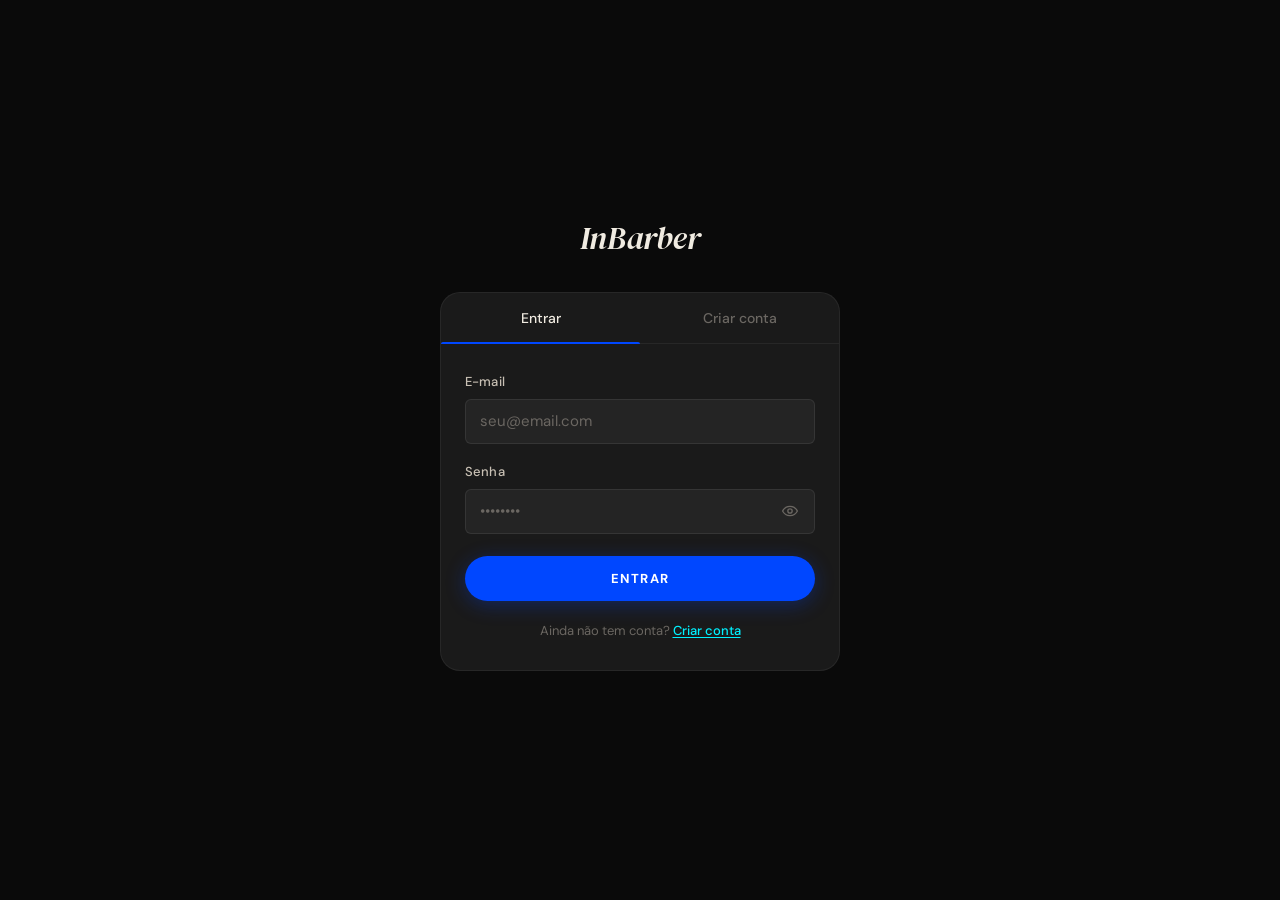
<file: login.html>
<!DOCTYPE html>
<html lang="pt-BR">
<head>
  <meta charset="UTF-8">
  <meta name="viewport" content="width=device-width, initial-scale=1.0">
  <title>Entrar — InBarber</title>
  <link rel="shortcut icon" href="assets/favicon.ico" type="image/x-icon">
  <link rel="preconnect" href="https://fonts.googleapis.com">
  <link rel="preconnect" href="https://fonts.gstatic.com" crossorigin>
  <link href="https://fonts.googleapis.com/css2?family=DM+Serif+Display:ital@0;1&family=DM+Sans:wght@300;400;500;600;700&display=swap" rel="stylesheet">
  <link rel="stylesheet" href="/css/auth.css">
</head>
<body class="auth-page">

  <div class="auth-wrap">

    <!-- ── Logo / marca ── -->
    <div class="auth-brand">
      <a href="/index.html" class="auth-brand-link" aria-label="Voltar à página principal">
        <span class="auth-brand-name">InBarber</span>
      </a>
    </div>

    <!-- ── Card principal ── -->
    <div class="auth-card">

      <!-- Abas: Entrar / Criar conta -->
      <div class="auth-tabs" role="tablist">
        <button class="auth-tab auth-tab--active" role="tab" aria-selected="true"
                id="tab-login-btn" aria-controls="tab-login" data-tab="login">
          Entrar
        </button>
        <button class="auth-tab" role="tab" aria-selected="false"
                id="tab-signup-btn" aria-controls="tab-signup" data-tab="signup">
          Criar conta
        </button>
        <span class="auth-tab-line" id="auth-tab-line"></span>
      </div>

      <!-- ══ PAINEL: LOGIN ══ -->
      <div class="auth-panel" id="tab-login" role="tabpanel" aria-labelledby="tab-login-btn">
        <div class="auth-panel-inner">
          <div class="form-group">
            <label class="form-label" for="login-email">E-mail</label>
            <input class="form-input" id="login-email" type="email"
                   autocomplete="email" inputmode="email" placeholder="seu@email.com">
            <p class="form-error" id="err-login-email" hidden></p>
          </div>

          <div class="form-group">
            <label class="form-label" for="login-senha">Senha</label>
            <div class="input-affix">
              <input class="form-input" id="login-senha" type="password"
                     autocomplete="current-password" placeholder="••••••••">
              <button class="affix-btn js-reveal" data-target="login-senha" type="button" aria-label="Mostrar senha">
                <svg class="icon-on" viewBox="0 0 20 20"><path d="M1.8 10S4.5 4.8 10 4.8 18.2 10 18.2 10 15.5 15.2 10 15.2 1.8 10 1.8 10z"/><circle cx="10" cy="10" r="2.4"/></svg>
                <svg class="icon-off" viewBox="0 0 20 20"><path d="M8 5.1A7 7 0 0 1 10 4.8c5.5 0 8.2 5.2 8.2 5.2a15 15 0 0 1-2.6 3.3M5.4 6.1A15 15 0 0 0 1.8 10S4.5 15.2 10 15.2c1 0 1.9-.2 2.7-.5M2.5 2.5l15 15"/></svg>
              </button>
            </div>
            <p class="form-error" id="err-login-senha" hidden></p>
          </div>

          <p class="form-error auth-error" id="err-login-geral" hidden></p>

          <button class="btn-auth" id="btn-login" type="button">
            <span class="btn-label">Entrar</span>
            <span class="btn-spinner" hidden aria-hidden="true"></span>
          </button>

          <p class="auth-switch">
            Ainda não tem conta?
            <button class="auth-link" data-switch="signup" type="button">Criar conta</button>
          </p>
        </div>
      </div>

      <!-- ══ PAINEL: CADASTRO ══ -->
      <div class="auth-panel auth-panel--hidden" id="tab-signup" role="tabpanel" aria-labelledby="tab-signup-btn">
        <div class="auth-panel-inner">
          <div class="form-row">
            <div class="form-group">
              <label class="form-label" for="signup-nome">Nome</label>
              <input class="form-input" id="signup-nome" type="text"
                     autocomplete="given-name" maxlength="40" placeholder="Ricardo">
              <p class="form-error" id="err-signup-nome" hidden></p>
            </div>
            <div class="form-group">
              <label class="form-label" for="signup-sobrenome">Sobrenome</label>
              <input class="form-input" id="signup-sobrenome" type="text"
                     autocomplete="family-name" maxlength="40" placeholder="Almeida">
              <p class="form-error" id="err-signup-sobrenome" hidden></p>
            </div>
          </div>

          <div class="form-group">
            <label class="form-label" for="signup-email">E-mail</label>
            <input class="form-input" id="signup-email" type="email"
                   autocomplete="email" inputmode="email" placeholder="seu@email.com">
            <p class="form-error" id="err-signup-email" hidden></p>
          </div>

          <div class="form-group">
            <label class="form-label" for="signup-telefone">Telefone <span class="form-label-opt">(opcional)</span></label>
            <input class="form-input" id="signup-telefone" type="tel"
                   autocomplete="tel" inputmode="tel" placeholder="+55 11 99999-9999">
          </div>

          <div class="form-group">
            <label class="form-label" for="signup-senha">Senha</label>
            <div class="input-affix">
              <input class="form-input" id="signup-senha" type="password"
                     autocomplete="new-password" placeholder="••••••••">
              <button class="affix-btn js-reveal" data-target="signup-senha" type="button" aria-label="Mostrar senha">
                <svg class="icon-on" viewBox="0 0 20 20"><path d="M1.8 10S4.5 4.8 10 4.8 18.2 10 18.2 10 15.5 15.2 10 15.2 1.8 10 1.8 10z"/><circle cx="10" cy="10" r="2.4"/></svg>
                <svg class="icon-off" viewBox="0 0 20 20"><path d="M8 5.1A7 7 0 0 1 10 4.8c5.5 0 8.2 5.2 8.2 5.2a15 15 0 0 1-2.6 3.3M5.4 6.1A15 15 0 0 0 1.8 10S4.5 15.2 10 15.2c1 0 1.9-.2 2.7-.5M2.5 2.5l15 15"/></svg>
              </button>
            </div>
            <p class="form-hint">Mínimo 8 caracteres.</p>
            <p class="form-error" id="err-signup-senha" hidden></p>
          </div>

          <p class="form-error auth-error" id="err-signup-geral" hidden></p>

          <button class="btn-auth" id="btn-signup" type="button">
            <span class="btn-label">Criar conta</span>
            <span class="btn-spinner" hidden aria-hidden="true"></span>
          </button>

          <p class="auth-switch">
            Já tem conta?
            <button class="auth-link" data-switch="login" type="button">Entrar</button>
          </p>
        </div>
      </div>

    </div>
    <!-- /auth-card -->

  </div>
  <!-- /auth-wrap -->

  <script src="/js/api.js"></script>
  <script src="/js/auth.js"></script>
</body>
</html>
</file>
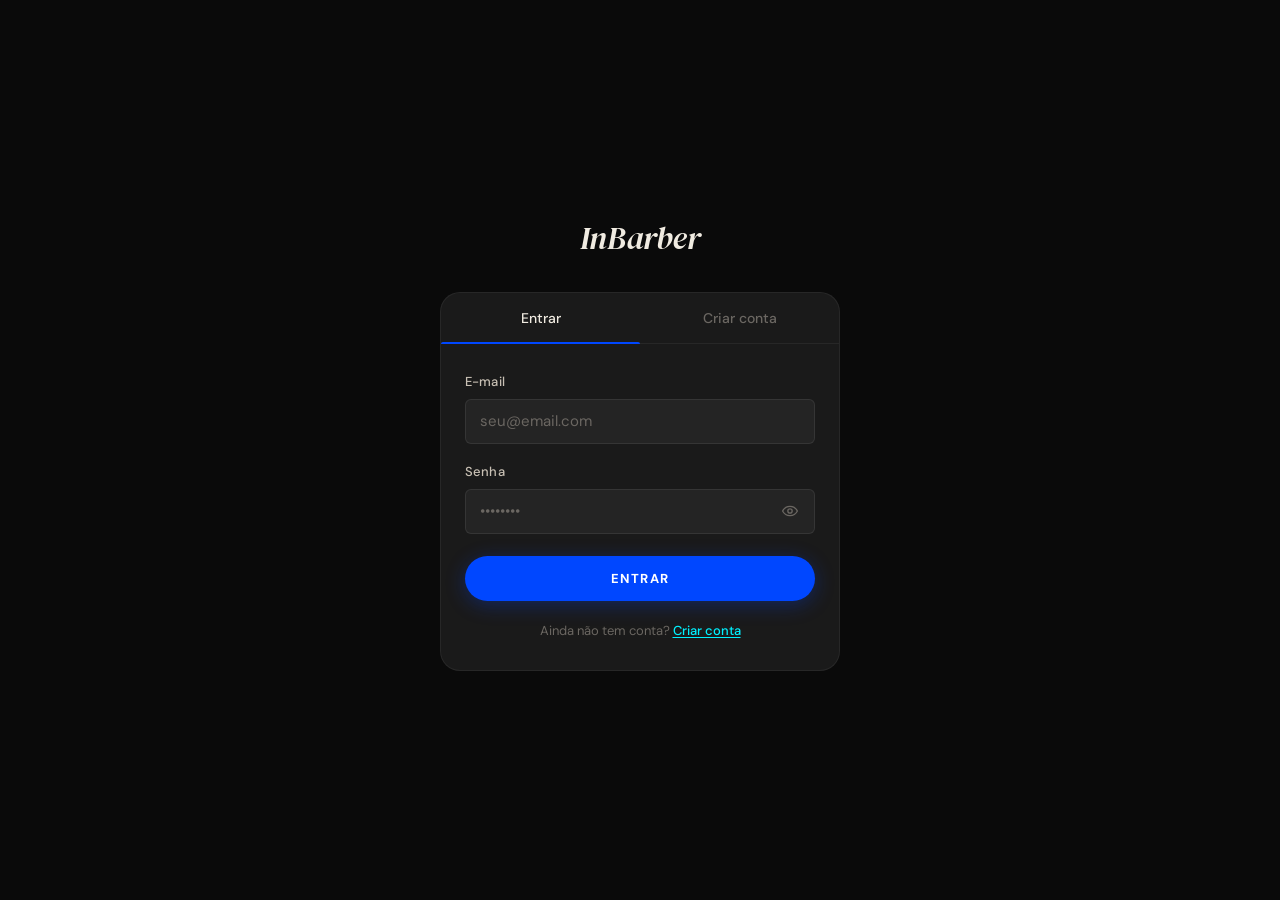
<file: perfil.html>
<!DOCTYPE html>
<html lang="pt-BR">
<head>
<meta charset="UTF-8">
<meta name="viewport" content="width=device-width, initial-scale=1.0">
<title>Perfil — Barbearia</title>
<link rel="preconnect" href="https://fonts.googleapis.com">
<link rel="preconnect" href="https://fonts.gstatic.com" crossorigin>
<link href="https://fonts.googleapis.com/css2?family=DM+Serif+Display:ital@0;1&family=DM+Sans:wght@300;400;500;600;700&display=swap" rel="stylesheet">
<link rel="shortcut icon" href="assets/favicon.ico" type="image/x-icon">
<link rel="stylesheet" href="/css/perfil.css">
<link rel="stylesheet" href="/css/profile-btn.css">
</head>
<body>

<!-- ══ TOPBAR ══ -->
<header class="topbar">
  <button class="back-btn" id="back-btn" aria-label="Voltar para a página principal">
    <span class="back-arrow">
      <svg viewBox="0 0 16 16" fill="none"><polyline points="10,3 5,8 10,13" stroke-width="1.8"/></svg>
    </span>
    <span data-i18n="common.back">Voltar</span>
  </button>

  <div class="topbar-title" aria-hidden="true">
    <span class="topbar-title-name">Barbearia</span>
    <span class="topbar-title-sub" data-i18n="top.sub">Perfil</span>
  </div>

  <div class="topbar-spacer" aria-hidden="true"></div>
</header>

<!-- ══ CONTEÚDO ══ -->
<main class="page-content">

  <div class="page-hd">
    <p class="label-tag" data-i18n="hd.tag">A sua conta</p>
    <h1><span data-i18n="hd.hello"></span><br><em id="hd-name"></em></h1>
    <p class="page-hd-hint" data-i18n="hd.hint">Os seus dados, preferências e segurança — tudo num só lugar.</p>
  </div>

  <div class="profile-layout">

  <!-- ═══════════ COLUNA LATERAL ═══════════ -->
  <aside class="profile-side">

  <!-- ── CARTÃO DE IDENTIDADE ── -->
  <section class="acct-card" aria-label="Resumo da conta">
    <div class="acct-head">
      <div class="avatar-wrap">
        <div class="avatar" id="avatar"><span id="avatar-initials">R</span></div>
        <button class="avatar-edit" id="avatar-btn" aria-label="Mudar foto de perfil">
          <svg viewBox="0 0 16 16"><path d="M2.5 12.5V10L10 2.5l3.5 3.5L6 13.5H3.5z"/></svg>
        </button>
        <input type="file" id="avatar-input" accept="image/*" class="sr-only" tabindex="-1">
      </div>

      <div class="acct-id">
        <p class="acct-name" id="acct-name"></p>
        <p class="acct-mail" id="acct-mail"></p>
        <div class="acct-badges">
          <span class="badge badge--green">
            <svg viewBox="0 0 12 12" fill="none" stroke="currentColor" stroke-width="1.8" stroke-linecap="round" stroke-linejoin="round"><polyline points="2.5,6.2 5,8.7 9.5,3.5"/></svg>
            <span data-i18n="badge.verified">Email verificado</span>
          </span>
        </div>
      </div>
    </div>

    <div class="acct-stats">
      <div class="acct-stat">
        <span class="acct-stat-num" id="stat-appts">—</span>
        <span class="acct-stat-label" data-i18n="stat.appts">Agendamentos</span>
      </div>
      <div class="acct-stat">
        <span class="acct-stat-num" id="stat-since">—</span>
        <span class="acct-stat-label" data-i18n="stat.since">Cliente desde</span>
      </div>
      <div class="acct-stat">
        <span class="acct-stat-num acct-stat-num--sm" id="stat-last">—</span>
        <span class="acct-stat-label" data-i18n="stat.last">Última visita</span>
      </div>
    </div>
  </section>

  <!-- ── NAVEGAÇÃO DE SECÇÕES ── -->
  <div class="profile-tabs" role="tablist" aria-label="Secções do perfil">
    <button class="tab-btn tab-btn--active" role="tab" aria-selected="true"  aria-controls="tab-conta" id="tabbtn-conta" data-tab="conta">
      <span class="tab-ico" aria-hidden="true">
        <svg viewBox="0 0 20 20"><circle cx="10" cy="7" r="3.2"/><path d="M3.5 17c0-3.6 2.9-6 6.5-6s6.5 2.4 6.5 6"/></svg>
      </span>
      <span data-i18n="tab.account">Conta</span>
    </button>
    <button class="tab-btn" role="tab" aria-selected="false" aria-controls="tab-prefs" id="tabbtn-prefs" data-tab="prefs">
      <span class="tab-ico" aria-hidden="true">
        <svg viewBox="0 0 20 20"><path d="M4 6h12M4 10h12M4 14h12"/><circle cx="7.5" cy="6" r="1.9"/><circle cx="12.5" cy="14" r="1.9"/></svg>
      </span>
      <span data-i18n="tab.prefs">Preferências</span>
    </button>
    <button class="tab-btn" role="tab" aria-selected="false" aria-controls="tab-seguranca" id="tabbtn-seguranca" data-tab="seguranca">
      <span class="tab-ico" aria-hidden="true">
        <svg viewBox="0 0 20 20"><path d="M10 2.5l6 2.5v5c0 3.6-2.5 6.5-6 7.5-3.5-1-6-3.9-6-7.5v-5z"/><polyline points="7.5,10 9.3,11.8 12.8,8.3"/></svg>
      </span>
      <span data-i18n="tab.security">Segurança</span>
    </button>
    <span class="tab-indicator" id="tab-indicator"></span>
  </div>

  </aside>

  <!-- ═══════════ COLUNA PRINCIPAL ═══════════ -->
  <div class="tab-panels">

    <!-- ═══════════ TAB: CONTA ═══════════ -->
    <section class="tab-panel" id="tab-conta" role="tabpanel" aria-labelledby="tabbtn-conta">

      <!-- Dados pessoais -->
      <div class="card">
        <div class="card-hd">
          <div class="card-hd-text">
            <p class="card-title" data-i18n="acc.personal">Dados pessoais</p>
            <p class="card-sub" data-i18n="acc.personal_sub">É assim que o seu nome aparece nas reservas.</p>
          </div>
        </div>

        <div class="card-body">
          <div class="form-row">
            <div class="form-group">
              <label class="form-label" for="f-first" data-i18n="f.first">Nome</label>
              <input class="form-input js-dirty js-nome" id="f-first" type="text" value=""
                     autocomplete="given-name" maxlength="40" spellcheck="false">
              <p class="form-error" id="err-first" hidden></p>
            </div>
            <div class="form-group">
              <label class="form-label" for="f-last" data-i18n="f.last">Sobrenome</label>
              <input class="form-input js-dirty js-nome" id="f-last" type="text" value=""
                     autocomplete="family-name" maxlength="40" spellcheck="false">
              <p class="form-error" id="err-last" hidden></p>
            </div>
          </div>

          <div class="form-group">
            <label class="form-label" for="f-email" data-i18n="f.email">Email</label>
            <input class="form-input js-dirty" id="f-email" type="email" value=""
                   autocomplete="email" maxlength="80" spellcheck="false" inputmode="email">
            <p class="form-hint" data-i18n="f.email_hint">Enviamos as confirmações de reserva para este endereço.</p>
            <p class="form-error" id="err-email" hidden data-i18n="f.email_err">Escreva um email válido.</p>
          </div>

          <div class="form-row">
            <div class="form-group">
              <label class="form-label" for="f-phone" data-i18n="f.phone">Telemóvel</label>
              <!-- O seletor de país e a máscara são montados por js/telefone.js -->
              <div class="form-tel" id="tel-box">
                <input class="form-tel-input js-dirty" id="f-phone" type="tel" inputmode="numeric"
                       autocomplete="tel-national" aria-describedby="err-phone">
              </div>
              <p class="form-error" id="err-phone" hidden></p>
            </div>
            <div class="form-group">
              <label class="form-label" for="f-birth" data-i18n="f.birth">Data de nascimento</label>
              <input class="form-input js-dirty" id="f-birth" type="date" value="" max="2026-12-31">
              <p class="form-error" id="err-birth" hidden></p>
            </div>
          </div>
        </div>

        <div class="card-foot">
          <span class="card-foot-note" data-i18n="acc.saved_note">Guardado automaticamente no seu dispositivo.</span>
          <button class="btn btn--primary btn--sm" id="save-personal" data-i18n="btn.save">Guardar</button>
        </div>
      </div>

      <!-- Preferências de reserva -->
      <div class="card">
        <div class="card-hd">
          <div class="card-hd-text">
            <p class="card-title" data-i18n="acc.booking">Preferências de reserva</p>
            <p class="card-sub" data-i18n="acc.booking_sub">Preenchemos as próximas reservas com estas escolhas.</p>
          </div>
        </div>

        <div class="card-body">
          <div class="form-group">
            <label class="form-label" for="p-barber" data-i18n="acc.fav_barber">Barbeiro preferido</label>
            <select class="form-input form-select js-pref" id="p-barber" data-pref="barber">
              <option value="" data-i18n="acc.no_pref">Sem preferência</option>
            </select>
          </div>

          <div class="form-row">
            <div class="form-group">
              <label class="form-label" for="p-slot" data-i18n="acc.fav_slot">Horário preferido</label>
              <select class="form-input form-select js-pref" id="p-slot" data-pref="slot">
                <option value="manha"  data-i18n="acc.slot_morning">Manhã (9h–12h)</option>
                <option value="tarde"  data-i18n="acc.slot_afternoon">Tarde (12h–18h)</option>
                <option value="noite"  data-i18n="acc.slot_evening">Fim do dia (18h–21h)</option>
              </select>
            </div>
            <div class="form-group">
              <label class="form-label" for="p-pay" data-i18n="acc.pay">Pagamento habitual</label>
              <select class="form-input form-select js-pref" id="p-pay" data-pref="pay">
                <option value="local" data-i18n="acc.pay_local">No balcão</option>
                <option value="mbway">MB WAY</option>
                <option value="card"  data-i18n="acc.pay_card">Cartão guardado</option>
              </select>
            </div>
          </div>
        </div>
      </div>

      <!-- Atividade -->
      <div class="card">
        <div class="card-hd">
          <div class="card-hd-text">
            <p class="card-title" data-i18n="acc.activity">Atividade</p>
            <p class="card-sub" data-i18n="acc.activity_sub">As suas reservas, de relance.</p>
          </div>
        </div>
        <a class="row row--link" href="#" id="row-history">
          <span class="row-icon">
            <svg viewBox="0 0 20 20"><circle cx="10" cy="10" r="7.5"/><path d="M10 5.5V10l3 2"/></svg>
          </span>
          <span class="row-text">
            <strong data-i18n="acc.history">Histórico de agendamentos</strong>
            <small data-i18n="acc.history_sub">Ver e repetir reservas anteriores</small>
          </span>
          <svg class="row-arrow" viewBox="0 0 14 14"><path d="M5 2l5 5-5 5"/></svg>
        </a>
        <a class="row row--link" href="/servicos.html" id="row-book">
          <span class="row-icon">
            <svg viewBox="0 0 20 20"><rect x="3" y="4" width="14" height="13" rx="2"/><path d="M3 8h14M7 2.5v3M13 2.5v3"/><path d="M10 11v3M8.5 12.5h3"/></svg>
          </span>
          <span class="row-text">
            <strong data-i18n="acc.new">Marcar novo horário</strong>
            <small data-i18n="acc.new_sub">Começa com as suas preferências preenchidas</small>
          </span>
          <svg class="row-arrow" viewBox="0 0 14 14"><path d="M5 2l5 5-5 5"/></svg>
        </a>
      </div>

      <!-- Histórico de compras de produtos -->
      <div class="card" id="card-compras">
        <div class="card-hd">
          <div class="card-hd-text">
            <p class="card-title" data-i18n="buy.title">Histórico de compras</p>
            <p class="card-sub" data-i18n="buy.sub">Produtos reservados na loja e levantados no balcão.</p>
          </div>
          <span class="buy-spent" id="buy-spent" hidden>
            <em class="buy-spent-num" id="buy-spent-num">—</em>
            <span class="buy-spent-label" data-i18n="buy.spent">Total gasto</span>
          </span>
        </div>

        <div class="buy-list" id="buy-list" role="list"></div>

        <div class="buy-empty" id="buy-empty" hidden>
          <span class="buy-empty-icon" aria-hidden="true">
            <svg viewBox="0 0 24 24"><path d="M4 7.5h16l-1.4 10.6a1.7 1.7 0 0 1-1.7 1.4H7.1a1.7 1.7 0 0 1-1.7-1.4z"/><path d="M8.5 7.5a3.5 3.5 0 0 1 7 0"/></svg>
          </span>
          <p data-i18n="buy.empty">Ainda não comprou nenhum produto.</p>
          <a class="btn btn--primary btn--sm" href="/produtos.html" data-i18n="buy.empty_cta">Ver a loja</a>
        </div>

        <div class="card-foot" id="buy-foot" hidden>
          <span class="card-foot-note" id="buy-note"></span>
          <button class="btn btn--ghost btn--sm" id="buy-more" data-i18n="buy.more">Ver todas</button>
        </div>
      </div>
    </section>

    <!-- ═══════════ TAB: PREFERÊNCIAS ═══════════ -->
    <section class="tab-panel tab-panel--hidden" id="tab-prefs" role="tabpanel" aria-labelledby="tabbtn-prefs">

      <!-- Idioma e formato -->
      <div class="card">
        <div class="card-hd">
          <div class="card-hd-text">
            <p class="card-title" data-i18n="pref.region">Idioma e formato</p>
            <p class="card-sub" data-i18n="pref.region_sub">Aplica-se de imediato a todo o site.</p>
          </div>
        </div>

        <div class="row row--stack">
          <div class="row-stack-head">
            <span class="row-icon">
              <svg viewBox="0 0 20 20"><circle cx="10" cy="10" r="7.5"/><path d="M10 2.5C10 2.5 7 6 7 10s3 7.5 3 7.5M10 2.5C10 2.5 13 6 13 10s-3 7.5-3 7.5M2.5 10h15"/></svg>
            </span>
            <span class="row-text">
              <strong data-i18n="pref.language">Idioma</strong>
              <small class="lang-current-label">Português</small>
            </span>
          </div>
          <div class="seg" role="group" aria-label="Selecionar idioma">
            <button class="seg-btn active" data-lang="pt" aria-pressed="true"><span class="seg-flag">🇵🇹</span> PT</button>
            <button class="seg-btn"        data-lang="en" aria-pressed="false"><span class="seg-flag">🇬🇧</span> EN</button>
            <button class="seg-btn"        data-lang="es" aria-pressed="false"><span class="seg-flag">🇪🇸</span> ES</button>
          </div>
        </div>

        <div class="row row--stack">
          <div class="row-stack-head">
            <span class="row-icon">
              <svg viewBox="0 0 20 20"><circle cx="10" cy="10" r="7.5"/><path d="M10 6v4.2l2.8 1.6"/></svg>
            </span>
            <span class="row-text">
              <strong data-i18n="pref.timefmt">Formato de hora</strong>
              <small data-i18n="pref.timefmt_sub">Como mostramos os horários disponíveis</small>
            </span>
          </div>
          <div class="seg" role="group" aria-label="Formato de hora">
            <button class="seg-btn active" data-timefmt="24" aria-pressed="true">24 h</button>
            <button class="seg-btn"        data-timefmt="12" aria-pressed="false">12 h (AM/PM)</button>
          </div>
        </div>
      </div>

      <!-- Notificações -->
      <div class="card">
        <div class="card-hd">
          <div class="card-hd-text">
            <p class="card-title" data-i18n="pref.notif">Notificações</p>
            <p class="card-sub" data-i18n="pref.notif_sub">Escolha quando quer ter notícias nossas.</p>
          </div>
        </div>

        <div class="row">
          <span class="row-icon">
            <svg viewBox="0 0 20 20"><path d="M10 2.5a5 5 0 0 0-5 5v3l-1.5 2.5h13L15 10.5v-3a5 5 0 0 0-5-5z"/><path d="M8 15.5a2 2 0 0 0 4 0"/></svg>
          </span>
          <span class="row-text">
            <strong data-i18n="pref.reminders">Lembretes de reserva</strong>
            <small data-i18n="pref.reminders_sub">Avisamos antes do seu horário</small>
          </span>
          <label class="switch">
            <input type="checkbox" class="js-toggle" data-pref="notifReminder" checked>
            <span class="sr-only">Lembretes de reserva</span>
            <span class="switch-track"></span><span class="switch-thumb"></span>
          </label>
        </div>

        <div class="row">
          <span class="row-icon">
            <svg viewBox="0 0 20 20"><rect x="2.5" y="4.5" width="15" height="11" rx="2"/><path d="M3 6l7 5 7-5"/></svg>
          </span>
          <span class="row-text">
            <strong data-i18n="pref.email">Confirmações por email</strong>
            <small data-i18n="pref.email_sub">Recibo e detalhes de cada reserva</small>
          </span>
          <label class="switch">
            <input type="checkbox" class="js-toggle" data-pref="notifEmail" checked>
            <span class="sr-only">Confirmações por email</span>
            <span class="switch-track"></span><span class="switch-thumb"></span>
          </label>
        </div>

        <div class="row">
          <span class="row-icon">
            <svg viewBox="0 0 20 20"><path d="M17 9.5a7 7 0 0 1-10.3 6.2L3 17l1.3-3.6A7 7 0 1 1 17 9.5z"/></svg>
          </span>
          <span class="row-text">
            <strong data-i18n="pref.sms">SMS e WhatsApp</strong>
            <small data-i18n="pref.sms_sub">Só para alterações de última hora</small>
          </span>
          <label class="switch">
            <input type="checkbox" class="js-toggle" data-pref="notifSms">
            <span class="sr-only">SMS e WhatsApp</span>
            <span class="switch-track"></span><span class="switch-thumb"></span>
          </label>
        </div>

        <div class="row">
          <span class="row-icon">
            <svg viewBox="0 0 20 20"><path d="M3 7.5h14l-1.2 8.5a1.5 1.5 0 0 1-1.5 1.3H5.7a1.5 1.5 0 0 1-1.5-1.3z"/><path d="M7 7.5a3 3 0 0 1 6 0"/></svg>
          </span>
          <span class="row-text">
            <strong data-i18n="pref.promos">Promoções e novidades</strong>
            <small data-i18n="pref.promos_sub">No máximo uma mensagem por mês</small>
          </span>
          <label class="switch">
            <input type="checkbox" class="js-toggle" data-pref="notifPromos">
            <span class="sr-only">Promoções e novidades</span>
            <span class="switch-track"></span><span class="switch-thumb"></span>
          </label>
        </div>

        <div class="row row--stack" id="row-lead">
          <div class="row-stack-head">
            <span class="row-icon">
              <svg viewBox="0 0 20 20"><rect x="3" y="4" width="14" height="13" rx="2"/><path d="M3 8h14M7 2.5v3M13 2.5v3"/></svg>
            </span>
            <span class="row-text">
              <strong data-i18n="pref.lead">Antecedência do lembrete</strong>
              <small data-i18n="pref.lead_sub">Quanto tempo antes quer ser avisado</small>
            </span>
          </div>
          <select class="form-input form-select js-pref" id="p-lead" data-pref="lead">
            <option value="1"  data-i18n="pref.lead_1">1 hora antes</option>
            <option value="3"  data-i18n="pref.lead_3">3 horas antes</option>
            <option value="24" selected data-i18n="pref.lead_24">1 dia antes</option>
          </select>
        </div>
      </div>

      <!-- Aparência -->
      <div class="card">
        <div class="card-hd">
          <div class="card-hd-text">
            <p class="card-title" data-i18n="pref.display">Aparência</p>
            <p class="card-sub" data-i18n="pref.display_sub">Ajuste a leitura ao seu gosto.</p>
          </div>
        </div>

        <div class="row row--stack">
          <div class="row-stack-head">
            <span class="row-icon">
              <svg viewBox="0 0 20 20"><path d="M4 4h12v9H4z"/><path d="M7 16.5h6M10 13v3.5"/></svg>
            </span>
            <span class="row-text">
              <strong data-i18n="pref.textsize">Tamanho do texto</strong>
              <small data-i18n="pref.textsize_sub">Afeta todas as páginas da barbearia</small>
            </span>
          </div>
          <div class="seg" role="group" aria-label="Tamanho do texto">
            <button class="seg-btn active" data-textsize="default" aria-pressed="true"  data-i18n="pref.size_default">Padrão</button>
            <button class="seg-btn"        data-textsize="large"   aria-pressed="false" data-i18n="pref.size_large">Grande</button>
          </div>
        </div>

        <div class="row">
          <span class="row-icon">
            <svg viewBox="0 0 20 20"><path d="M10 2.5v3M10 14.5v3M2.5 10h3M14.5 10h3M4.7 4.7l2.1 2.1M13.2 13.2l2.1 2.1M15.3 4.7l-2.1 2.1M6.8 13.2l-2.1 2.1"/></svg>
          </span>
          <span class="row-text">
            <strong data-i18n="pref.motion">Reduzir animações</strong>
            <small data-i18n="pref.motion_sub">Menos movimento em transições e cartões</small>
          </span>
          <label class="switch">
            <input type="checkbox" class="js-toggle" data-pref="reduceMotion">
            <span class="sr-only">Reduzir animações</span>
            <span class="switch-track"></span><span class="switch-thumb"></span>
          </label>
        </div>
      </div>
    </section>

    <!-- ═══════════ TAB: SEGURANÇA ═══════════ -->
    <section class="tab-panel tab-panel--hidden" id="tab-seguranca" role="tabpanel" aria-labelledby="tabbtn-seguranca">

      <!-- Alterar senha -->
      <div class="card">
        <div class="card-hd">
          <div class="card-hd-text">
            <p class="card-title" data-i18n="sec.pass">Alterar senha</p>
            <p class="card-sub" data-i18n="sec.pass_sub">Depois de mudar, as outras sessões terminam.</p>
          </div>
        </div>

        <div class="card-body">
          <div class="form-group">
            <label class="form-label" for="pw-current" data-i18n="sec.pw_current">Senha atual</label>
            <div class="input-affix">
              <input class="form-input" id="pw-current" type="password" autocomplete="current-password" placeholder="••••••••">
              <button class="affix-btn js-reveal" data-target="pw-current" aria-label="Mostrar senha">
                <svg class="icon-on"  viewBox="0 0 20 20"><path d="M1.8 10S4.5 4.8 10 4.8 18.2 10 18.2 10 15.5 15.2 10 15.2 1.8 10 1.8 10z"/><circle cx="10" cy="10" r="2.4"/></svg>
                <svg class="icon-off" viewBox="0 0 20 20"><path d="M8 5.1A7 7 0 0 1 10 4.8c5.5 0 8.2 5.2 8.2 5.2a15 15 0 0 1-2.6 3.3M5.4 6.1A15 15 0 0 0 1.8 10S4.5 15.2 10 15.2c1 0 1.9-.2 2.7-.5M2.5 2.5l15 15"/></svg>
              </button>
            </div>
            <p class="form-error" id="err-current" hidden data-i18n="sec.err_current">Preencha a senha atual.</p>
          </div>

          <div class="form-group">
            <label class="form-label" for="pw-new" data-i18n="sec.pw_new">Nova senha</label>
            <div class="input-affix">
              <input class="form-input" id="pw-new" type="password" autocomplete="new-password" placeholder="••••••••">
              <button class="affix-btn js-reveal" data-target="pw-new" aria-label="Mostrar senha">
                <svg class="icon-on"  viewBox="0 0 20 20"><path d="M1.8 10S4.5 4.8 10 4.8 18.2 10 18.2 10 15.5 15.2 10 15.2 1.8 10 1.8 10z"/><circle cx="10" cy="10" r="2.4"/></svg>
                <svg class="icon-off" viewBox="0 0 20 20"><path d="M8 5.1A7 7 0 0 1 10 4.8c5.5 0 8.2 5.2 8.2 5.2a15 15 0 0 1-2.6 3.3M5.4 6.1A15 15 0 0 0 1.8 10S4.5 15.2 10 15.2c1 0 1.9-.2 2.7-.5M2.5 2.5l15 15"/></svg>
              </button>
            </div>

            <div class="strength" id="strength" data-level="0">
              <div class="strength-bars" aria-hidden="true">
                <span class="strength-seg"></span><span class="strength-seg"></span>
                <span class="strength-seg"></span><span class="strength-seg"></span>
              </div>
              <p class="strength-label" id="strength-label" data-i18n="sec.str_0">Força da senha</p>
            </div>

            <div class="req-list" id="req-list" aria-hidden="true">
              <span class="req" data-req="len">
                <span class="req-dot"><svg viewBox="0 0 10 10"><polyline points="2,5 4,7 8,3"/></svg></span>
                <span data-i18n="sec.req_len">8 caracteres</span>
              </span>
              <span class="req" data-req="case">
                <span class="req-dot"><svg viewBox="0 0 10 10"><polyline points="2,5 4,7 8,3"/></svg></span>
                <span data-i18n="sec.req_case">Maiúscula e minúscula</span>
              </span>
              <span class="req" data-req="num">
                <span class="req-dot"><svg viewBox="0 0 10 10"><polyline points="2,5 4,7 8,3"/></svg></span>
                <span data-i18n="sec.req_num">Um número</span>
              </span>
              <span class="req" data-req="sym">
                <span class="req-dot"><svg viewBox="0 0 10 10"><polyline points="2,5 4,7 8,3"/></svg></span>
                <span data-i18n="sec.req_sym">Um símbolo</span>
              </span>
            </div>
          </div>

          <div class="form-group">
            <label class="form-label" for="pw-confirm" data-i18n="sec.pw_confirm">Confirmar nova senha</label>
            <input class="form-input" id="pw-confirm" type="password" autocomplete="new-password" placeholder="••••••••">
            <p class="form-error" id="err-confirm" hidden data-i18n="sec.err_confirm">As senhas não coincidem.</p>
          </div>
        </div>

        <div class="card-foot">
          <span class="card-foot-note" data-i18n="sec.pass_note">Nunca partilhamos a sua senha.</span>
          <button class="btn btn--primary btn--sm" id="save-password" data-i18n="sec.update_pass">Atualizar senha</button>
        </div>
      </div>

      <!-- 2FA -->
      <div class="card">
        <div class="row">
          <span class="row-icon">
            <svg viewBox="0 0 20 20"><path d="M10 2.5l6 2.5v5c0 3.6-2.5 6.5-6 7.5-3.5-1-6-3.9-6-7.5v-5z"/><polyline points="7.5,10 9.3,11.8 12.8,8.3"/></svg>
          </span>
          <span class="row-text">
            <strong data-i18n="sec.2fa">Verificação em duas etapas</strong>
            <small data-i18n="sec.2fa_sub">Pedimos um código por SMS ao entrar</small>
          </span>
          <label class="switch">
            <input type="checkbox" class="js-toggle" data-pref="twofa">
            <span class="sr-only">Verificação em duas etapas</span>
            <span class="switch-track"></span><span class="switch-thumb"></span>
          </label>
        </div>
      </div>

      <!-- Sessões -->
      <div class="card">
        <div class="card-hd">
          <div class="card-hd-text">
            <p class="card-title" data-i18n="sec.sessions">Sessões ativas</p>
            <p class="card-sub" data-i18n="sec.sessions_sub">Onde a sua conta está aberta neste momento.</p>
          </div>
        </div>

        <div id="sessions-list">
          <!-- preenchido por initSessions() em perfil.js -->
        </div>

        <div class="card-foot">
          <span class="card-foot-note" data-i18n="sec.sessions_note">Não reconhece um dispositivo? Termine e mude a senha.</span>
          <button class="btn btn--ghost btn--sm" id="revoke-all" data-i18n="sec.revoke_all">Terminar as outras</button>
        </div>
      </div>

      <!-- Privacidade -->
      <div class="card">
        <div class="card-hd">
          <div class="card-hd-text">
            <p class="card-title" data-i18n="sec.privacy">Privacidade e dados</p>
          </div>
        </div>

        <a class="row row--link" href="#" >
          <span class="row-icon">
            <svg viewBox="0 0 20 20"><rect x="3.5" y="2.5" width="13" height="15" rx="2"/><path d="M6.5 7h7M6.5 10h7M6.5 13h4"/></svg>
          </span>
          <span class="row-text">
            <strong data-i18n="sec.terms">Termos e política de privacidade</strong>
            <small data-i18n="sec.terms_sub">Atualizado em janeiro de 2026</small>
          </span>
          <svg class="row-arrow" viewBox="0 0 14 14"><path d="M5 2l5 5-5 5"/></svg>
        </a>
      </div>

      <!-- Zona de risco -->
      <div class="card card--danger">
        <div class="card-hd">
          <div class="card-hd-text">
            <p class="card-title" data-i18n="danger.title">Zona de risco</p>
            <p class="card-sub" data-i18n="danger.sub">Estas ações não se desfazem.</p>
          </div>
        </div>

        <button class="row row--link" id="logout-btn">
          <span class="row-icon">
            <svg viewBox="0 0 20 20"><path d="M12 5.5V3.5a1.5 1.5 0 0 0-1.5-1.5h-6A1.5 1.5 0 0 0 3 3.5v13A1.5 1.5 0 0 0 4.5 18h6a1.5 1.5 0 0 0 1.5-1.5v-2"/><path d="M8 10h9.5"/><polyline points="14.5,7 17.5,10 14.5,13"/></svg>
          </span>
          <span class="row-text">
            <strong data-i18n="danger.logout">Terminar sessão</strong>
            <small data-i18n="danger.logout_sub">Sai desta conta neste dispositivo</small>
          </span>
          <svg class="row-arrow" viewBox="0 0 14 14"><path d="M5 2l5 5-5 5"/></svg>
        </button>

        <button class="row row--link" id="delete-btn">
          <span class="row-icon row-icon--danger">
            <svg viewBox="0 0 20 20"><path d="M4 5.5h12M8 5.5V3.8h4v1.7M5.5 5.5l.8 11a1.5 1.5 0 0 0 1.5 1.4h4.4a1.5 1.5 0 0 0 1.5-1.4l.8-11"/><path d="M8.5 9v5M11.5 9v5"/></svg>
          </span>
          <span class="row-text">
            <strong data-i18n="danger.delete">Eliminar conta</strong>
            <small data-i18n="danger.delete_sub">Apaga o histórico e os dados da conta</small>
          </span>
          <svg class="row-arrow" viewBox="0 0 14 14"><path d="M5 2l5 5-5 5"/></svg>
        </button>
      </div>
    </section>

  </div>
  </div>
</main>

<!-- ══ BARRA DE GUARDAR ══ -->
<div class="save-bar" id="save-bar" aria-live="polite">
  <div class="save-bar-inner">
    <span class="save-bar-text">
      <strong data-i18n="save.title">Alterações por guardar</strong>
      <small data-i18n="save.sub">Nos dados pessoais</small>
    </span>
    <span class="save-bar-actions">
      <button class="btn btn--ghost btn--sm" id="discard-btn" data-i18n="save.discard">Descartar</button>
      <button class="btn btn--primary btn--sm" id="savebar-save" data-i18n="btn.save">Guardar</button>
    </span>
  </div>
</div>

<!-- ══ TOASTS ══ -->
<div class="toast-wrap" id="toast-wrap" role="status" aria-live="polite"></div>

<!-- ══ MODAL: ELIMINAR CONTA ══ -->
<div class="modal-overlay" id="delete-modal" role="dialog" aria-modal="true" aria-labelledby="delete-modal-title" hidden>
  <div class="modal">
    <div class="modal-hd">
      <span class="modal-hd-icon">
        <svg viewBox="0 0 20 20"><path d="M10 3.2l7.3 12.6H2.7z"/><path d="M10 8v3.4M10 13.6v.1"/></svg>
      </span>
      <h2 class="modal-title" id="delete-modal-title" data-i18n="danger.delete">Eliminar conta</h2>
    </div>
    <div class="modal-body">
      <p data-i18n="danger.modal_text">Perde o histórico de reservas e todas as preferências guardadas. Não conseguimos recuperar depois.</p>
      <div class="form-group">
        <label class="form-label" for="delete-confirm" data-i18n="danger.modal_label">Escreva ELIMINAR para confirmar</label>
        <input class="form-input" id="delete-confirm" type="text" autocomplete="off" placeholder="ELIMINAR">
      </div>
    </div>
    <div class="modal-foot">
      <button class="btn btn--ghost btn--sm" id="delete-cancel" data-i18n="common.cancel">Cancelar</button>
      <button class="btn btn--danger btn--sm" id="delete-confirm-btn" disabled data-i18n="danger.confirm">Eliminar para sempre</button>
    </div>
  </div>
</div>

<script src="/js/api.js"></script>
<script src="/js/telefone.js"></script>
<script src="/js/profile-btn.js"></script>
<script src="/js/perfil.js"></script>
</body>
</html>
</file>
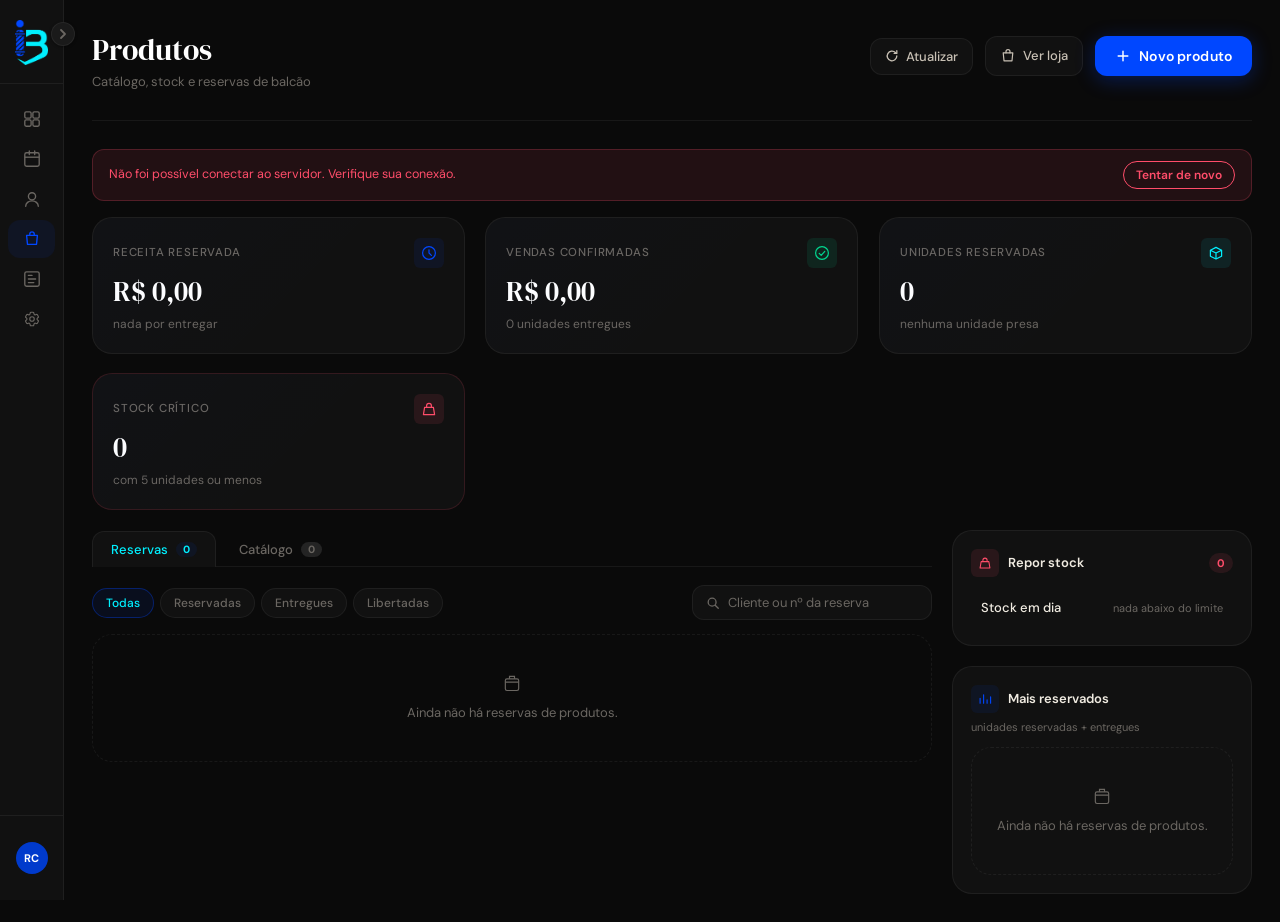
<file: produtos-crm.html>
<!doctype html>
<html lang="pt-BR">
  <head>
    <meta charset="UTF-8" />
    <meta name="viewport" content="width=device-width, initial-scale=1.0" />
    <title>Produtos — InBarber</title>

    <!-- Fonts -->
    <link rel="preconnect" href="https://fonts.googleapis.com" />
    <link rel="preconnect" href="https://fonts.gstatic.com" crossorigin />
    <link
      href="https://fonts.googleapis.com/css2?family=DM+Serif+Display:ital@0;1&family=DM+Sans:ital,opsz,wght@0,9..40,300;0,9..40,400;0,9..40,500;0,9..40,600;0,9..40,700;1,9..40,400&display=swap"
      rel="stylesheet"
    />

    <!-- Styles -->
    <link rel="shortcut icon" href="assets/favicon.ico" type="image/x-icon" />
    <link rel="stylesheet" href="css/produtos-crm.css" />
  </head>

  <body>
    <!-- ═══════════════════════════════════════════
       SIDEBAR NAV
  ═══════════════════════════════════════════ -->
    <aside
      class="sidebar is-collapsed"
      id="sidebar"
      role="navigation"
      aria-label="Menu principal"
    >
      <div class="sidebar__brand">
        <div class="sidebar__logo">
          <img
            src="assets/logo_inbarber.png"
            alt="logo-inbarber"
            class="sidebar__img-logo"
          />
        </div>
        <span class="sidebar__name">InBarber</span>
      </div>

      <button
        class="sidebar__toggle"
        id="sidebarToggleBtn"
        aria-label="Expandir menu"
        aria-expanded="false"
        aria-controls="sidebar"
      >
        <svg
          width="12"
          height="12"
          viewBox="0 0 12 12"
          fill="none"
          aria-hidden="true"
        >
          <path
            d="M4 2l4 4-4 4"
            stroke="currentColor"
            stroke-width="1.8"
            stroke-linecap="round"
            stroke-linejoin="round"
          />
        </svg>
      </button>

      <nav class="sidebar__nav">
        <ul class="nav-list" role="list">
          <li>
            <a href="/dashboard.html" class="nav-item" data-label="Dashboard">
              <svg
                class="nav-icon"
                viewBox="0 0 20 20"
                fill="none"
                aria-hidden="true"
              >
                <rect
                  x="2"
                  y="2"
                  width="7"
                  height="7"
                  rx="1.5"
                  stroke="currentColor"
                  stroke-width="1.5"
                />
                <rect
                  x="11"
                  y="2"
                  width="7"
                  height="7"
                  rx="1.5"
                  stroke="currentColor"
                  stroke-width="1.5"
                />
                <rect
                  x="2"
                  y="11"
                  width="7"
                  height="7"
                  rx="1.5"
                  stroke="currentColor"
                  stroke-width="1.5"
                />
                <rect
                  x="11"
                  y="11"
                  width="7"
                  height="7"
                  rx="1.5"
                  stroke="currentColor"
                  stroke-width="1.5"
                />
              </svg>
              <span>Dashboard</span>
            </a>
          </li>
          <li>
            <a href="/agenda-crm.html" class="nav-item" data-label="Agenda">
              <svg
                class="nav-icon"
                viewBox="0 0 20 20"
                fill="none"
                aria-hidden="true"
              >
                <rect
                  x="2"
                  y="3"
                  width="16"
                  height="15"
                  rx="2"
                  stroke="currentColor"
                  stroke-width="1.5"
                />
                <path d="M2 8h16" stroke="currentColor" stroke-width="1.5" />
                <path
                  d="M7 1v4M13 1v4"
                  stroke="currentColor"
                  stroke-width="1.5"
                  stroke-linecap="round"
                />
              </svg>
              <span>Agenda</span>
            </a>
          </li>
          <li>
            <a href="/clientes.html" class="nav-item" data-label="Clientes">
              <svg
                class="nav-icon"
                viewBox="0 0 20 20"
                fill="none"
                aria-hidden="true"
              >
                <circle
                  cx="10"
                  cy="7"
                  r="4"
                  stroke="currentColor"
                  stroke-width="1.5"
                />
                <path
                  d="M3 18c0-3.314 3.134-6 7-6s7 2.686 7 6"
                  stroke="currentColor"
                  stroke-width="1.5"
                  stroke-linecap="round"
                />
              </svg>
              <span>Clientes</span>
            </a>
          </li>
          <li>
            <a
              href="/produtos-crm.html"
              class="nav-item nav-item--active"
              aria-current="page"
              data-label="Produtos"
            >
              <svg
                class="nav-icon"
                viewBox="0 0 20 20"
                fill="none"
                aria-hidden="true"
              >
                <path
                  d="M4 6h12l-1 10H5L4 6z"
                  stroke="currentColor"
                  stroke-width="1.5"
                  stroke-linejoin="round"
                />
                <path
                  d="M7.5 6V4.5a2.5 2.5 0 0 1 5 0V6"
                  stroke="currentColor"
                  stroke-width="1.5"
                  stroke-linecap="round"
                />
              </svg>
              <span>Produtos</span>
            </a>
          </li>
          <li>
            <a href="/financeiro.html" class="nav-item" data-label="Financeiro">
              <svg
                class="nav-icon"
                viewBox="0 0 20 20"
                fill="none"
                aria-hidden="true"
              >
                <rect
                  x="2"
                  y="2"
                  width="16"
                  height="16"
                  rx="2"
                  stroke="currentColor"
                  stroke-width="1.5"
                />
                <path
                  d="M6 10h8M6 6h4M6 14h6"
                  stroke="currentColor"
                  stroke-width="1.5"
                  stroke-linecap="round"
                />
              </svg>
              <span>Financeiro</span>
            </a>
          </li>
          <li>
            <a
              href="configuracoes.html"
              class="nav-item"
              data-label="Configurações Gerais"
            >
              <svg
                class="nav-icon"
                viewBox="0 0 24 24"
                fill="none"
                stroke="currentColor"
                stroke-width="1.5"
                aria-hidden="true"
              >
                <path
                  stroke-linecap="round"
                  stroke-linejoin="round"
                  d="M9.594 3.94c.09-.542.56-.94 1.11-.94h2.593c.55 0 1.02.398 1.11.94l.213 1.281c.063.374.313.686.645.87.074.04.147.083.22.127.325.196.72.257 1.075.124l1.217-.456a1.125 1.125 0 0 1 1.37.49l1.296 2.247a1.125 1.125 0 0 1-.26 1.431l-1.003.827c-.293.241-.438.613-.43.992a7.723 7.723 0 0 1 0 .255c-.008.378.137.75.43.991l1.004.827c.424.35.534.955.26 1.43l-1.298 2.247a1.125 1.125 0 0 1-1.369.491l-1.217-.456c-.355-.133-.75-.072-1.076.124a6.47 6.47 0 0 1-.22.128c-.331.183-.581.495-.644.869l-.213 1.281c-.09.543-.56.94-1.11.94h-2.594c-.55 0-1.019-.398-1.11-.94l-.213-1.281c-.062-.374-.312-.686-.644-.87a6.52 6.52 0 0 1-.22-.127c-.325-.196-.72-.257-1.076-.124l-1.217.456a1.125 1.125 0 0 1-1.369-.49l-1.297-2.247a1.125 1.125 0 0 1 .26-1.431l1.004-.827c.292-.24.437-.613.43-.991a6.932 6.932 0 0 1 0-.255c.007-.38-.138-.751-.43-.992l-1.004-.827a1.125 1.125 0 0 1-.26-1.43l1.297-2.247a1.125 1.125 0 0 1 1.37-.491l1.216.456c.356.133.751.072 1.076-.124.072-.044.146-.086.22-.128.332-.183.582-.495.644-.869l.214-1.28Z"
                />
                <path
                  stroke-linecap="round"
                  stroke-linejoin="round"
                  d="M15 12a3 3 0 1 1-6 0 3 3 0 0 1 6 0Z"
                />
              </svg>
              <span>Configurações</span>
            </a>
          </li>
        </ul>
      </nav>

      <div class="sidebar__bottom">
        <div class="sidebar__user">
          <div class="sidebar__avatar">RC</div>
          <div class="sidebar__user-info">
            <span class="sidebar__user-name">Rafael Costa</span>
            <span class="sidebar__user-role">Proprietário</span>
          </div>
        </div>
      </div>
    </aside>

    <!-- Overlay mobile -->
    <div class="sidebar-overlay" id="sidebarOverlay" aria-hidden="true"></div>

    <!-- ═══════════════════════════════════════════
       MAIN CONTENT
  ═══════════════════════════════════════════ -->
    <main class="main" id="main">
      <!-- ── TOPBAR (mobile) ── -->
      <div class="topbar">
        <button
          class="topbar__burger"
          id="burgerBtn"
          aria-label="Abrir menu"
          aria-expanded="false"
          aria-controls="sidebar"
        >
          <span></span><span></span><span></span>
        </button>
        <div class="topbar__logo">
          <svg
            width="22"
            height="22"
            viewBox="0 0 28 28"
            fill="none"
            aria-hidden="true"
          >
            <rect width="28" height="28" rx="7" fill="var(--gold)" />
            <path
              d="M9 7L19 21M19 7L9 21"
              stroke="#0A0A0A"
              stroke-width="2.5"
              stroke-linecap="round"
            />
          </svg>
          InBarber
        </div>
        <a
          href="produtos.html"
          class="topbar__new-btn"
          target="_blank"
          rel="noopener"
          aria-label="Ver loja"
        >
          <svg
            width="16"
            height="16"
            viewBox="0 0 20 20"
            fill="none"
            aria-hidden="true"
          >
            <path
              d="M4 6h12l-1 10H5L4 6z"
              stroke="currentColor"
              stroke-width="1.6"
              stroke-linejoin="round"
            />
            <path
              d="M7.5 6V4.5a2.5 2.5 0 0 1 5 0V6"
              stroke="currentColor"
              stroke-width="1.6"
              stroke-linecap="round"
            />
          </svg>
        </a>
      </div>

      <!-- ── HEADER ── -->
      <header class="dash-header">
        <div class="dash-header__left">
          <p class="dash-header__greeting">Produtos</p>
          <p class="dash-header__date">Catálogo, stock e reservas de balcão</p>
        </div>

        <div class="dash-header__right">
          <span class="prod-mode" id="prodMode" hidden></span>
          <button
            class="prod-refresh"
            id="prodRefresh"
            aria-label="Atualizar dados de produtos"
          >
            <svg
              width="14"
              height="14"
              viewBox="0 0 16 16"
              fill="none"
              aria-hidden="true"
            >
              <path
                d="M13.5 8a5.5 5.5 0 1 1-1.6-3.9"
                stroke="currentColor"
                stroke-width="1.5"
                stroke-linecap="round"
              />
              <path
                d="M13.5 2v3h-3"
                stroke="currentColor"
                stroke-width="1.5"
                stroke-linecap="round"
                stroke-linejoin="round"
              />
            </svg>
            Atualizar
          </button>
          <a
            href="produtos.html"
            class="prod-refresh"
            target="_blank"
            rel="noopener"
          >
            <svg
              width="16"
              height="16"
              viewBox="0 0 20 20"
              fill="none"
              aria-hidden="true"
            >
              <path
                d="M4 6h12l-1 10H5L4 6z"
                stroke="currentColor"
                stroke-width="1.5"
                stroke-linejoin="round"
              />
              <path
                d="M7.5 6V4.5a2.5 2.5 0 0 1 5 0V6"
                stroke="currentColor"
                stroke-width="1.5"
                stroke-linecap="round"
              />
            </svg>
            Ver loja
          </a>
          <button class="btn-primary" id="prodNovo" data-acao="novo-produto">
            <svg
              width="16"
              height="16"
              viewBox="0 0 20 20"
              fill="none"
              aria-hidden="true"
            >
              <path
                d="M10 4v12M4 10h12"
                stroke="currentColor"
                stroke-width="1.8"
                stroke-linecap="round"
              />
            </svg>
            Novo produto
          </button>
        </div>
      </header>

      <!-- Aviso: servidor em baixo / erro -->
      <div class="prod-banner" id="prodBanner" role="status" hidden></div>

      <!-- ── KPIs ── -->
      <section class="kpi-grid prod-kpis" aria-label="Indicadores de produtos">
        <article class="kpi-card">
          <div class="kpi-card__head">
            <span class="kpi-card__label">Receita Reservada</span>
            <div class="kpi-card__icon kpi-card__icon--gold">
              <svg
                width="16"
                height="16"
                viewBox="0 0 20 20"
                fill="none"
                aria-hidden="true"
              >
                <path
                  d="M10 2a8 8 0 1 0 0 16A8 8 0 0 0 10 2z"
                  stroke="currentColor"
                  stroke-width="1.5"
                />
                <path
                  d="M10 6v4l3 3"
                  stroke="currentColor"
                  stroke-width="1.5"
                  stroke-linecap="round"
                />
              </svg>
            </div>
          </div>
          <div class="kpi-card__value" id="prodKpiPendente">—</div>
          <div class="kpi-card__meta">
            <span class="kpi-card__meta-detail" id="prodKpiPendenteMeta"
              >à espera de entrega</span
            >
          </div>
        </article>

        <article class="kpi-card">
          <div class="kpi-card__head">
            <span class="kpi-card__label">Vendas Confirmadas</span>
            <div class="kpi-card__icon kpi-card__icon--green">
              <svg
                width="16"
                height="16"
                viewBox="0 0 20 20"
                fill="none"
                aria-hidden="true"
              >
                <circle
                  cx="10"
                  cy="10"
                  r="8"
                  stroke="currentColor"
                  stroke-width="1.5"
                />
                <path
                  d="M6.5 10.5l2.5 2.5 4.5-5"
                  stroke="currentColor"
                  stroke-width="1.5"
                  stroke-linecap="round"
                  stroke-linejoin="round"
                />
              </svg>
            </div>
          </div>
          <div class="kpi-card__value" id="prodKpiVendido">—</div>
          <div class="kpi-card__meta">
            <span class="kpi-card__meta-detail" id="prodKpiVendidoMeta"
              >produtos entregues</span
            >
          </div>
        </article>

        <article class="kpi-card">
          <div class="kpi-card__head">
            <span class="kpi-card__label">Unidades Reservadas</span>
            <div class="kpi-card__icon kpi-card__icon--blue">
              <svg
                width="16"
                height="16"
                viewBox="0 0 20 20"
                fill="none"
                aria-hidden="true"
              >
                <path
                  d="M3 6.5L10 3l7 3.5V14L10 17.5 3 14V6.5z"
                  stroke="currentColor"
                  stroke-width="1.5"
                  stroke-linejoin="round"
                />
                <path
                  d="M3 6.5L10 10l7-3.5M10 10v7.5"
                  stroke="currentColor"
                  stroke-width="1.5"
                  stroke-linejoin="round"
                />
              </svg>
            </div>
          </div>
          <div class="kpi-card__value" id="prodKpiUnidades">—</div>
          <div class="kpi-card__meta">
            <span class="kpi-card__meta-detail" id="prodKpiUnidadesMeta"
              >presas em reservas</span
            >
          </div>
        </article>

        <article class="kpi-card kpi-card--alert">
          <div class="kpi-card__head">
            <span class="kpi-card__label">Stock Crítico</span>
            <div class="kpi-card__icon kpi-card__icon--red">
              <svg
                width="16"
                height="16"
                viewBox="0 0 20 20"
                fill="none"
                aria-hidden="true"
              >
                <path
                  d="M3 17l1.5-9h11L17 17H3z"
                  stroke="currentColor"
                  stroke-width="1.5"
                  stroke-linejoin="round"
                />
                <path
                  d="M7 8V6a3 3 0 0 1 6 0v2"
                  stroke="currentColor"
                  stroke-width="1.5"
                  stroke-linecap="round"
                />
              </svg>
            </div>
          </div>
          <div class="kpi-card__value" id="prodKpiStock">—</div>
          <div class="kpi-card__meta">
            <span class="kpi-card__meta-detail" id="prodKpiStockMeta"
              >produtos a repor</span
            >
          </div>
        </article>
      </section>

      <div class="prod-layout">
        <!-- ── Coluna principal ── -->
        <div class="prod-layout__main">
          <!-- Tabs -->
          <div
            class="prod-tabs"
            role="tablist"
            aria-label="Secções de produtos"
          >
            <button
              class="prod-tab prod-tab--active"
              role="tab"
              aria-selected="true"
              data-prod-tab="reservas"
              id="prodTabReservas"
              aria-controls="prodPanelReservas"
            >
              Reservas
              <span class="prod-tab__count" id="prodTabReservasCount">0</span>
            </button>
            <button
              class="prod-tab"
              role="tab"
              aria-selected="false"
              data-prod-tab="catalogo"
              id="prodTabCatalogo"
              aria-controls="prodPanelCatalogo"
            >
              Catálogo
              <span class="prod-tab__count" id="prodTabCatalogoCount">0</span>
            </button>
          </div>

          <!-- Painel: Reservas -->
          <div
            class="prod-panel"
            id="prodPanelReservas"
            role="tabpanel"
            aria-labelledby="prodTabReservas"
          >
            <div class="prod-toolbar">
              <div
                class="prod-pills"
                role="group"
                aria-label="Filtrar reservas por estado"
              >
                <button class="prod-pill prod-pill--active" data-estado="">
                  Todas
                </button>
                <button class="prod-pill" data-estado="reservado">
                  Reservadas
                </button>
                <button class="prod-pill" data-estado="confirmado">
                  Entregues
                </button>
                <button class="prod-pill" data-estado="libertado">
                  Libertadas
                </button>
              </div>
              <div class="prod-search">
                <svg
                  width="14"
                  height="14"
                  viewBox="0 0 16 16"
                  fill="none"
                  aria-hidden="true"
                >
                  <circle
                    cx="7"
                    cy="7"
                    r="4.5"
                    stroke="currentColor"
                    stroke-width="1.5"
                  />
                  <path
                    d="M10.5 10.5L14 14"
                    stroke="currentColor"
                    stroke-width="1.5"
                    stroke-linecap="round"
                  />
                </svg>
                <input
                  type="search"
                  id="prodBuscaReservas"
                  placeholder="Cliente ou nº da reserva"
                  aria-label="Procurar reservas"
                  autocomplete="off"
                />
              </div>
            </div>
            <div class="prod-list" id="prodReservasList"></div>
          </div>

          <!-- Painel: Catálogo -->
          <div
            class="prod-panel"
            id="prodPanelCatalogo"
            role="tabpanel"
            aria-labelledby="prodTabCatalogo"
            hidden
          >
            <div class="prod-toolbar">
              <div
                class="prod-pills"
                id="prodCategorias"
                role="group"
                aria-label="Filtrar catálogo por categoria"
              ></div>
              <div class="prod-search">
                <svg
                  width="14"
                  height="14"
                  viewBox="0 0 16 16"
                  fill="none"
                  aria-hidden="true"
                >
                  <circle
                    cx="7"
                    cy="7"
                    r="4.5"
                    stroke="currentColor"
                    stroke-width="1.5"
                  />
                  <path
                    d="M10.5 10.5L14 14"
                    stroke="currentColor"
                    stroke-width="1.5"
                    stroke-linecap="round"
                  />
                </svg>
                <input
                  type="search"
                  id="prodBuscaProdutos"
                  placeholder="Nome do produto"
                  aria-label="Procurar produtos"
                  autocomplete="off"
                />
              </div>
            </div>
            <div class="prod-table" id="prodCatalogoList"></div>
          </div>
        </div>

        <!-- ── Coluna lateral ── -->
        <aside
          class="prod-layout__side"
          aria-label="Stock e produtos mais reservados"
        >
          <section class="prod-aside-card" id="prodStockCard">
            <div class="prod-aside-card__head">
              <div class="prod-aside-card__icon prod-aside-card__icon--red">
                <svg
                  width="14"
                  height="14"
                  viewBox="0 0 20 20"
                  fill="none"
                  aria-hidden="true"
                >
                  <path
                    d="M3 17l1.5-9h11L17 17H3z"
                    stroke="currentColor"
                    stroke-width="1.5"
                    stroke-linejoin="round"
                  />
                  <path
                    d="M7 8V6a3 3 0 0 1 6 0v2"
                    stroke="currentColor"
                    stroke-width="1.5"
                    stroke-linecap="round"
                  />
                </svg>
              </div>
              <h2 class="prod-aside-card__title">Repor stock</h2>
              <span class="prod-aside-card__badge" id="prodStockBadge">0</span>
            </div>
            <ul class="prod-aside-list" id="prodStockList" role="list"></ul>
          </section>

          <section class="prod-aside-card">
            <div class="prod-aside-card__head">
              <div class="prod-aside-card__icon prod-aside-card__icon--gold">
                <svg
                  width="14"
                  height="14"
                  viewBox="0 0 20 20"
                  fill="none"
                  aria-hidden="true"
                >
                  <path
                    d="M3 16V9M8 16V4M13 16v-5M18 16V7"
                    stroke="currentColor"
                    stroke-width="1.6"
                    stroke-linecap="round"
                  />
                </svg>
              </div>
              <h2 class="prod-aside-card__title">Mais reservados</h2>
            </div>
            <p class="prod-aside-card__hint">unidades reservadas + entregues</p>
            <div class="prod-top__list" id="prodTopList"></div>
          </section>
        </aside>
      </div>
    </main>

    <!-- ═══════════════════════════════════════════
       MODAL: EDITAR PRODUTO
  ═══════════════════════════════════════════ -->
    <div
      class="modal-overlay"
      id="prodModalOverlay"
      role="dialog"
      aria-modal="true"
      aria-labelledby="prodModalTitle"
      hidden
    >
      <div class="modal">
        <div class="modal__header">
          <h2 class="modal__title" id="prodModalTitle">Editar Produto</h2>
          <button class="modal__close" id="prodModalClose" aria-label="Fechar">
            <svg
              width="16"
              height="16"
              viewBox="0 0 16 16"
              fill="none"
              aria-hidden="true"
            >
              <path
                d="M2 2l12 12M14 2L2 14"
                stroke="currentColor"
                stroke-width="2"
                stroke-linecap="round"
              />
            </svg>
          </button>
        </div>
        <div class="modal__body">
          <p
            class="prod-modal__error"
            id="prodModalError"
            role="alert"
            hidden
          ></p>

          <div class="form-group">
            <span class="form-label">Fotografia</span>
            <div class="prod-foto">
              <div class="prod-foto__preview" id="prodFotoPreview">
                <img id="prodFotoImg" alt="" hidden />
                <svg
                  class="prod-foto__ph"
                  id="prodFotoPh"
                  width="26"
                  height="26"
                  viewBox="0 0 24 24"
                  fill="none"
                  aria-hidden="true"
                >
                  <rect
                    x="3"
                    y="5"
                    width="18"
                    height="14"
                    rx="2"
                    stroke="currentColor"
                    stroke-width="1.5"
                  />
                  <circle
                    cx="8.5"
                    cy="10"
                    r="1.5"
                    stroke="currentColor"
                    stroke-width="1.5"
                  />
                  <path
                    d="M4 17l4.5-4.5L12 16l3-2.5L20 18"
                    stroke="currentColor"
                    stroke-width="1.5"
                    stroke-linejoin="round"
                  />
                </svg>
              </div>
              <div class="prod-foto__acoes">
                <button type="button" class="btn-pipeline" id="prodFotoPick">
                  Escolher ficheiro
                </button>
                <button
                  type="button"
                  class="prod-foto__clear"
                  id="prodFotoClear"
                  hidden
                >
                  Remover
                </button>
                <span class="form-hint" id="prodFotoHint"
                  >JPG ou PNG. A imagem é reduzida para 640px antes de
                  guardar.</span
                >
              </div>
              <input
                type="file"
                id="prodFotoInput"
                accept="image/png,image/jpeg,image/webp"
                hidden
              />
            </div>
          </div>

          <div class="form-group">
            <label class="form-label" for="prodFieldNome">Nome</label>
            <input
              class="form-input"
              id="prodFieldNome"
              type="text"
              autocomplete="off"
            />
          </div>

          <div class="form-group">
            <label class="form-label" for="prodFieldDescricao">Descrição</label>
            <input
              class="form-input"
              id="prodFieldDescricao"
              type="text"
              autocomplete="off"
            />
          </div>

          <div class="form-row">
            <div class="form-group">
              <label class="form-label" for="prodFieldPreco"
                >Preço de tabela (R$)</label
              >
              <input
                class="form-input"
                id="prodFieldPreco"
                type="number"
                min="0"
                step="0.01"
                inputmode="decimal"
              />
            </div>
            <div class="form-group">
              <label class="form-label" for="prodFieldPromo"
                >Preço promocional</label
              >
              <input
                class="form-input"
                id="prodFieldPromo"
                type="number"
                min="0"
                step="0.01"
                inputmode="decimal"
                placeholder="vazio = sem promoção"
              />
            </div>
          </div>

          <div class="form-row">
            <div class="form-group">
              <label class="form-label" for="prodFieldStock">Stock total</label>
              <input
                class="form-input"
                id="prodFieldStock"
                type="number"
                min="0"
                step="1"
                inputmode="numeric"
              />
              <span class="form-hint" id="prodFieldStockHint"></span>
            </div>
            <div class="form-group">
              <label class="form-label" for="prodFieldCategoria"
                >Categoria</label
              >
              <select
                class="form-input form-select"
                id="prodFieldCategoria"
              ></select>
            </div>
          </div>

          <div class="prod-modal__switches">
            <label class="prod-switch">
              <input type="checkbox" id="prodFieldDestaque" />
              <span class="prod-switch__track" aria-hidden="true"
                ><span class="prod-switch__thumb"></span
              ></span>
              <span class="prod-switch__label">Em destaque na vitrine</span>
            </label>
            <label class="prod-switch">
              <input type="checkbox" id="prodFieldNovo" />
              <span class="prod-switch__track" aria-hidden="true"
                ><span class="prod-switch__thumb"></span
              ></span>
              <span class="prod-switch__label"
                >Marcar como novidade
                <span class="prod-switch__hint"
                  >mostra a etiqueta "Novo" na loja</span
                ></span
              >
            </label>
            <label class="prod-switch">
              <input type="checkbox" id="prodFieldAtivo" />
              <span class="prod-switch__track" aria-hidden="true"
                ><span class="prod-switch__thumb"></span
              ></span>
              <span class="prod-switch__label">Visível na loja</span>
            </label>
          </div>
        </div>
        <div class="modal__footer">
          <button class="btn-ghost" id="prodModalCancel">Cancelar</button>
          <button class="btn-primary" id="prodModalSave">Guardar</button>
        </div>
      </div>
    </div>

    <!-- Scripts: API → camada de dados → UI -->
    <script src="js/api.js"></script>
    <script src="js/produtos.js"></script>
    <script src="js/produtos-crm.js"></script>
  </body>
</html>
</file>
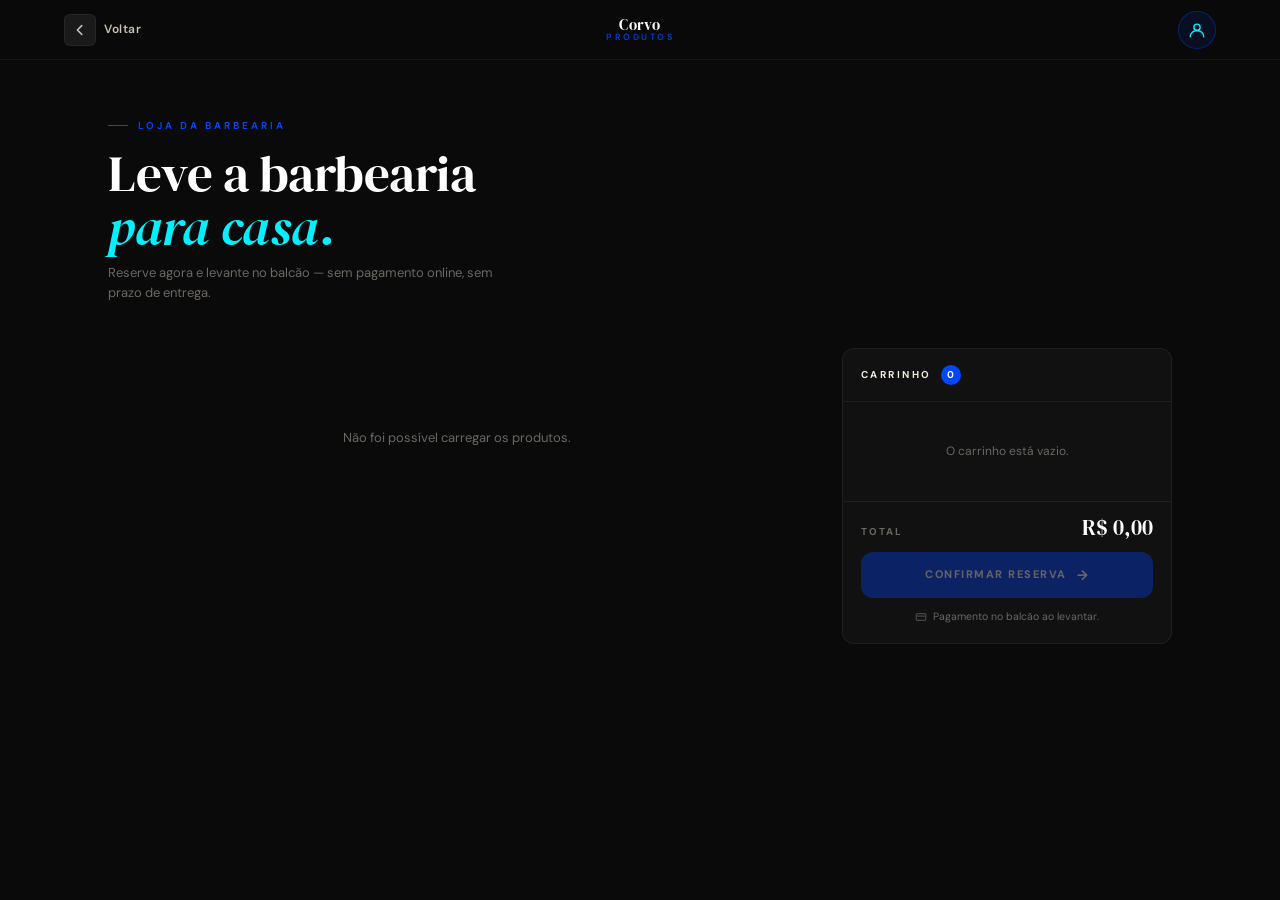
<file: produtos.html>
<!DOCTYPE html>
<html lang="pt-BR">
<head>
<meta charset="UTF-8">
<meta name="viewport" content="width=device-width, initial-scale=1.0">
<title>Produtos — Corvo Barbearia</title>
<meta name="theme-color" content="#0A0A0A">
<meta name="description" data-i18n-content="prod.meta_desc"
      content="Pomadas, óleos e produtos de barbearia da Corvo. Reserve online e levante no balcão.">
<link rel="icon" href="/assets/favicon.ico" type="image/svg+xml">
<link rel="preconnect" href="https://fonts.googleapis.com">
<link rel="preconnect" href="https://fonts.gstatic.com" crossorigin>
<link href="https://fonts.googleapis.com/css2?family=DM+Serif+Display:ital@0;1&family=DM+Sans:wght@300;400;500;600;700&display=swap" rel="stylesheet">
<link rel="stylesheet" href="/css/produtos.css">
<link rel="stylesheet" href="/css/auth-confirm.css">
<link rel="stylesheet" href="/css/profile-btn.css">
</head>
<body>

<a class="skip-link" href="#main-content" data-i18n="a11y.skip">Saltar para o conteúdo</a>

<!-- ══ TOPBAR ══ -->
<header class="topbar">
  <button class="back-btn" id="back-btn" data-i18n-aria="prod.back_aria" aria-label="Voltar para a página principal">
    <span class="back-arrow">
      <svg viewBox="0 0 16 16" fill="none"><polyline points="10,3 5,8 10,13" stroke-width="1.8" stroke-linecap="round" stroke-linejoin="round"/></svg>
    </span>
    <span data-i18n="prod.back">Voltar</span>
  </button>

  <div class="topbar-title" aria-hidden="true">
    <span class="topbar-title-name">Corvo</span>
    <span class="topbar-title-sub" data-i18n="prod.title">Produtos</span>
  </div>

  <div class="topbar-spacer" aria-hidden="true"></div>
</header>

<!-- ══ CONTEÚDO ══ -->
<main class="page-content" id="main-content">

  <div class="page-hd">
    <p class="label-tag" data-i18n="prod.tag">Loja da barbearia</p>
    <h1 data-i18n-html="prod.h1">Leve a barbearia<br><em>para casa.</em></h1>
    <p class="page-hd-hint" data-i18n="prod.sub">
      Reserve agora e levante no balcão — sem pagamento online, sem prazo de entrega.
    </p>
  </div>

  <div class="prod-layout">

    <!-- ─── Coluna do catálogo ─── -->
    <div class="prod-main">

      <div class="prod-filters" id="prod-filters" role="tablist"
           data-i18n-aria="prod.filters_aria" aria-label="Filtrar por categoria"></div>

      <!-- Esqueleto enquanto carrega -->
      <div class="prod-skeleton" id="prod-skeleton" aria-hidden="true">
        <div class="sk-card"></div><div class="sk-card"></div>
        <div class="sk-card"></div><div class="sk-card"></div>
      </div>

      <ul class="prod-grid" id="prod-grid" role="list" hidden></ul>

      <p class="prod-empty" id="prod-empty" hidden data-i18n="prod.empty">
        Nenhum produto nesta categoria de momento.
      </p>
    </div>

    <!-- ─── Carrinho: sidebar no desktop, bottom sheet no telemóvel ─── -->
    <aside class="cart-panel" id="cart-panel" aria-labelledby="cart-title">
      <div class="cart-head">
        <div class="cart-head-txt">
          <p class="cart-title" id="cart-title" data-i18n="prod.cart">Carrinho</p>
          <span class="cart-count" id="cart-count">0</span>
        </div>
        <button class="cart-close" id="cart-close" type="button"
                data-i18n-aria="prod.cart_close" aria-label="Fechar carrinho">
          <svg viewBox="0 0 16 16" fill="none" stroke="currentColor" stroke-width="1.6" stroke-linecap="round">
            <path d="M4 4l8 8M12 4l-8 8"/>
          </svg>
        </button>
      </div>

      <div class="cart-body" id="cart-body">
        <p class="cart-empty" id="cart-empty" data-i18n="prod.cart_empty">O carrinho está vazio.</p>
        <ul class="cart-list" id="cart-list" role="list"></ul>
      </div>

      <div class="cart-foot">
        <div class="cart-total-row">
          <span class="cart-total-label" data-i18n="prod.total">Total</span>
          <span class="cart-total-value" id="cart-total">R$ 0,00</span>
        </div>
        <button class="cart-cta" id="cart-cta" type="button" disabled>
          <span data-i18n="prod.confirm">Confirmar reserva</span>
          <span class="cart-cta-arrow" aria-hidden="true">→</span>
        </button>
        <p class="cart-note">
          <svg viewBox="0 0 14 14" fill="none" stroke="currentColor" stroke-width="1.4" stroke-linecap="round" stroke-linejoin="round" aria-hidden="true">
            <rect x="1.5" y="3" width="11" height="8" rx="1.5"/><path d="M1.5 6h11"/>
          </svg>
          <span data-i18n="prod.cart_note">Pagamento no balcão ao levantar.</span>
        </p>
      </div>
    </aside>

  </div>
</main>

<!-- ══ BARRA FLUTUANTE (telemóvel) ══ -->
<div class="cart-bar" id="cart-bar">
  <div class="cart-bar-inner">
    <button class="cart-bar-btn" id="cart-bar-btn" type="button">
      <span class="cart-bar-meta">
        <span class="cart-bar-count" id="cart-bar-count">0</span>
        <span class="cart-bar-label" id="cart-bar-label" data-i18n="prod.cart_items">itens no carrinho</span>
      </span>
      <span class="cart-bar-total" id="cart-bar-total">R$ 0,00</span>
    </button>
  </div>
</div>

<!-- Fundo escuro do bottom sheet -->
<div class="cart-backdrop" id="cart-backdrop" hidden></div>

<!-- ══════════════════════════════════════════════════════════
     MODAL DE RESERVA — dois passos
       1. dados do cliente
       2. revisão: produtos, quantidades, subtotais e total
     A reserva só é criada no passo 2, ao carregar em confirmar.
══════════════════════════════════════════════════════════ -->
<div class="prod-modal" id="res-modal" hidden>
  <div class="prod-modal-backdrop" id="res-modal-backdrop"></div>

  <div class="prod-modal-box" role="dialog" aria-modal="true" aria-labelledby="res-modal-title">
    <button class="prod-modal-close" id="res-modal-close" type="button"
            data-i18n-aria="prod.close" aria-label="Fechar">
      <svg viewBox="0 0 16 16" fill="none" stroke="currentColor" stroke-width="1.6" stroke-linecap="round">
        <path d="M4 4l8 8M12 4l-8 8"/>
      </svg>
    </button>

    <!-- Progresso -->
    <ol class="prod-steps" id="res-steps" aria-hidden="true">
      <li class="prod-step is-active" data-step="1">
        <span class="prod-step-n">1</span>
        <span data-i18n="prod.step1">Dados</span>
      </li>
      <li class="prod-step-line"></li>
      <li class="prod-step" data-step="2">
        <span class="prod-step-n">2</span>
        <span data-i18n="prod.step2">Revisão</span>
      </li>
    </ol>

    <!-- ─── PASSO 1 — dados ─── -->
    <section class="prod-pane" id="pane-dados">
      <p class="prod-modal-tag" data-i18n="prod.modal_tag">Quase lá</p>
      <h2 class="prod-modal-title" id="res-modal-title" data-i18n="prod.modal_title">Os seus dados</h2>
      <p class="prod-modal-sub" data-i18n="prod.modal_sub">
        Só precisamos do nome e de um contacto para guardar a reserva no balcão.
      </p>

      <form class="prod-form" id="res-form" novalidate>
        <div class="field" data-field="nome">
          <label class="field-label" for="f-nome" data-i18n="prod.field_name">Nome</label>
          <div class="field-box">
            <svg class="field-icon" viewBox="0 0 16 16" fill="none" stroke="currentColor" stroke-width="1.4" stroke-linecap="round" stroke-linejoin="round" aria-hidden="true">
              <circle cx="8" cy="5.5" r="2.8"/><path d="M2.5 14c0-3 2.5-5 5.5-5s5.5 2 5.5 5"/>
            </svg>
            <input type="text" id="f-nome" name="nome" autocomplete="name" required
                   aria-describedby="err-nome" maxlength="60"
                   data-i18n-placeholder="prod.field_name_ph" placeholder="Como se chama?">
          </div>
          <p class="field-err" id="err-nome" role="alert"></p>
        </div>

        <div class="field" data-field="tel">
          <label class="field-label" for="f-tel" data-i18n="prod.field_tel">Celular</label>
          <!-- O seletor de país e a máscara são montados por js/telefone.js -->
          <div class="field-box" id="tel-box">
            <input type="tel" id="f-tel" name="tel" autocomplete="tel-national" inputmode="numeric"
                   required aria-describedby="tel-hint err-tel"
                   placeholder="(99) 99999-9999">
          </div>
          <p class="field-hint" id="tel-hint" data-i18n="prod.tel_hint">Escolha o país e escreva o número. Usamos só para avisar quando o produto estiver separado.</p>
          <p class="field-err" id="err-tel" role="alert"></p>
        </div>

        <div class="field" data-field="obs">
          <label class="field-label" for="f-obs">
            <span data-i18n="prod.field_obs">Observações</span>
            <em data-i18n="prod.optional">(opcional)</em>
          </label>
          <div class="field-box">
            <textarea id="f-obs" name="obs" rows="2" maxlength="200"
                      data-i18n-placeholder="prod.field_obs_ph"
                      placeholder="Ex.: passo lá na sexta ao final do dia."></textarea>
          </div>
          <p class="field-count" id="obs-count">0/200</p>
        </div>

        <button class="prod-form-submit" id="res-continue" type="submit">
          <span data-i18n="prod.continue">Continuar</span>
          <span class="prod-form-arrow" aria-hidden="true">→</span>
        </button>
        <p class="prod-form-note" data-i18n="prod.cart_note">Pagamento no balcão ao levantar.</p>
      </form>
    </section>

    <!-- ─── PASSO 2 — revisão ─── -->
    <section class="prod-pane" id="pane-revisao" hidden>
      <p class="prod-modal-tag" data-i18n="prod.rev_tag">Última confirmação</p>
      <h2 class="prod-modal-title" data-i18n="prod.rev_title">Confira antes de reservar</h2>
      <p class="prod-modal-sub" data-i18n="prod.rev_sub">
        Depois disto o stock fica reservado em seu nome até vir levantar.
      </p>

      <ul class="rev-list" id="rev-list" role="list"></ul>

      <div class="rev-totais" id="rev-totais"></div>

      <div class="rev-cliente">
        <div class="rev-cliente-hd">
          <p class="rev-cliente-title" data-i18n="prod.rev_client">Reserva em nome de</p>
          <button type="button" class="rev-edit" id="res-edit" data-i18n="prod.rev_edit">Editar</button>
        </div>
        <dl id="rev-cliente-dados"></dl>
      </div>

      <p class="prod-form-error" id="res-error" hidden></p>

      <div class="rev-acoes">
        <button type="button" class="prod-form-back" id="res-back" data-i18n="prod.back_fix">Voltar e corrigir</button>
        <button type="button" class="prod-form-submit" id="res-submit">
          <span data-i18n="prod.confirm">Confirmar reserva</span>
        </button>
      </div>
      <p class="prod-form-note" data-i18n="prod.cart_note">Pagamento no balcão ao levantar.</p>
    </section>
  </div>
</div>

<!-- ══ TOAST ══ -->
<div class="prod-toast" id="prod-toast" role="status" aria-live="polite"></div>

<!-- ══ MODAL DE LOGIN RÁPIDO ══ -->
<div class="auth-modal-backdrop" id="auth-modal-backdrop" aria-hidden="true">
  <div class="auth-modal" role="dialog" aria-modal="true" aria-labelledby="auth-modal-title">
    <button class="auth-modal-close" id="auth-modal-close" type="button" aria-label="Fechar">
      <svg viewBox="0 0 16 16" fill="none" stroke="currentColor" stroke-width="1.6" stroke-linecap="round">
        <path d="M4 4l8 8M12 4l-8 8"/>
      </svg>
    </button>
    <p class="auth-modal-eyebrow">Acesso rápido</p>
    <h2 class="auth-modal-title" id="auth-modal-title">Entre para<br><em>reservar</em></h2>
    <p class="auth-modal-sub">Acesse a sua conta e finalize a reserva do produto em segundos.</p>
    <div class="auth-modal-fields">
      <input class="auth-modal-input" id="auth-modal-email" type="email"
             placeholder="E-mail" autocomplete="email" inputmode="email"/>
      <input class="auth-modal-input" id="auth-modal-senha" type="password"
             placeholder="Senha" autocomplete="current-password"/>
    </div>
    <p class="auth-modal-error" id="auth-modal-error" aria-live="polite"></p>
    <button class="auth-modal-submit" id="auth-modal-submit" type="button">
      <span class="auth-modal-btn-label">Entrar e reservar</span>
      <span class="auth-modal-spinner" aria-hidden="true"></span>
    </button>
  </div>
</div>

<script src="/js/api.js"></script>
<script src="/js/i18n.js"></script>
<script src="/js/telefone.js"></script>
<script src="/js/app.js"></script>
<script src="/js/produtos.js" defer></script>
<script src="/js/profile-btn.js"></script>
</body>
</html>
</file>
<file: css/agenda-crm.css>
/* ═══════════════════════════════════════════════════════════
   InBarber — Agenda CSS
   Mesma base de tokens do Dashboard. Arquivo separado/autônomo.
═══════════════════════════════════════════════════════════ */

/* ─── 1. DESIGN TOKENS ─────────────────────────────────── */
:root {
  /* Cores base */
  --bg:       #0A0A0A;
  --bg-2:     #111111;
  --bg-3:     #1A1A1A;
  --bg-4:     #242424;
  --divider:  rgba(255,255,255,0.06);

  /* Texto */
  --cream:    #F0EBE1;
  --cream-2:  #C8C0B4;
  --muted:    #6B6762;
  --white:    #FFFFFF;

  /* Accent AZUL — idêntico ao Dashboard */
  --gold:     #0047ff;
  --gold-lt:  #00f0ff;
  --gold-dim: #003acc;
  --gold-bg:  rgba(0,71,255,0.08);

  /* Status — tons frios, harmônicos com azul */
  --green:        #00d68f;
  --green-bg:     rgba(0,214,143,0.10);
  --green-border: rgba(0,214,143,0.22);
  --blue:         #4da6ff;
  --blue-bg:      rgba(77,166,255,0.10);
  --blue-border:  rgba(77,166,255,0.22);
  --red:          #ff4d6a;
  --red-bg:       rgba(255,77,106,0.10);
  --red-border:   rgba(255,77,106,0.22);
  --orange:       #ff9c40;
  --orange-bg:    rgba(255,156,64,0.10);
  --orange-border:rgba(255,156,64,0.22);
  --purple:       #8b5cf6;
  --purple-bg:    rgba(139,92,246,0.10);
  --purple-border:rgba(139,92,246,0.22);

  /* Tipografia */
  --ff-d: 'DM Serif Display', Georgia, serif;
  --ff-b: 'DM Sans', system-ui, sans-serif;

  /* Espaçamento */
  --gap:    20px;
  --gap-lg: 28px;

  /* Bordas */
  --r-sm:   6px;
  --r-md:   12px;
  --r-lg:   20px;
  --r-full: 9999px;

  /* Navegação */
  --nav-w: 240px;
  --nav-h: 60px;

  /* Sombras */
  --shadow-sm: 0 1px 3px rgba(0,0,0,0.4);
  --shadow-md: 0 4px 16px rgba(0,0,0,0.5);
  --shadow-lg: 0 8px 32px rgba(0,0,0,0.6);

  /* Transições */
  --ease-out:    cubic-bezier(0.23, 1, 0.32, 1);
  --ease-drawer: cubic-bezier(0.32, 0.72, 0, 1);
  --dur:         220ms;
}


/* ─── 2. RESET & BASE ───────────────────────────────────── */
*, *::before, *::after {
  box-sizing: border-box;
  margin: 0;
  padding: 0;
}

html {
  font-size: 16px;
  -webkit-text-size-adjust: 100%;
  scroll-behavior: smooth;
}

body {
  font-family: var(--ff-b);
  background: var(--bg);
  color: var(--cream);
  line-height: 1.5;
  min-height: 100dvh;
  overflow-x: hidden;
  -webkit-font-smoothing: antialiased;
  -moz-osx-font-smoothing: grayscale;
}

a { color: inherit; text-decoration: none; }

button {
  font-family: var(--ff-b);
  cursor: pointer;
  border: none;
  background: none;
}

ul, ol { list-style: none; }
img, svg { display: block; }

input, select, textarea {
  font-family: var(--ff-b);
  font-size: 14px;
  color: var(--cream);
}

:focus-visible {
  outline: 2px solid var(--gold);
  outline-offset: 2px;
  border-radius: var(--r-sm);
}

.kanban-card:focus-visible,
.cal-event:focus-visible,
.cal-month-event:focus-visible {
  outline: 2px solid var(--gold-lt);
  outline-offset: 1px;
  box-shadow: var(--shadow-md);
}

@media (prefers-reduced-motion: reduce) {
  *, *::before, *::after {
    animation-duration: 0.01ms !important;
    transition-duration: 0.01ms !important;
  }
}


/* ─── 3. LAYOUT PRINCIPAL ───────────────────────────────── */
.main {
  margin-left: var(--nav-w);
  min-height: 100dvh;
  padding: 0 var(--gap-lg) var(--gap-lg);
  max-width: 1700px;
}

@media (max-width: 900px) {
  .main {
    margin-left: 0;
    padding: 0 16px 24px;
  }
}


/* ─── 4. SIDEBAR ────────────────────────────────────────── */
.sidebar {
  position: fixed;
  top: 0; left: 0;
  width: var(--nav-w);
  height: 100dvh;
  background: var(--bg-2);
  border-right: 1px solid var(--divider);
  display: flex;
  flex-direction: column;
  z-index: 200;
  transition: transform var(--dur) var(--ease-drawer);
  will-change: transform;
}

.sidebar__brand {
  display: flex;
  align-items: center;
  gap: 10px;
  padding: 20px 20px 18px;
  border-bottom: 1px solid var(--divider);
}

.sidebar__img-logo{
  height: 45px;
  width: auto;
}

.sidebar__name {
  font-family: var(--ff-d);
  font-size: 18px;
  color: var(--white);
  letter-spacing: 0.01em;
}

.sidebar__nav {
  flex: 1;
  overflow-y: auto;
  padding: 16px 12px;
  scrollbar-width: none;
}
.sidebar__nav::-webkit-scrollbar { display: none; }

.nav-list {
  display: flex;
  flex-direction: column;
  gap: 2px;
}

.nav-item {
  display: flex;
  align-items: center;
  gap: 10px;
  padding: 10px 12px;
  border-radius: var(--r-md);
  font-size: 13.5px;
  font-weight: 500;
  color: var(--muted);
  transition: background var(--dur) var(--ease-out), color var(--dur) var(--ease-out);
  position: relative;
}

.nav-item:hover { background: var(--bg-3); color: var(--cream-2); }

.nav-item--active {
  background: var(--gold-bg);
  color: white;
}

.nav-item--active .nav-icon { color: var(--gold); }

.nav-item--pipeline:hover {
  border-color: rgba(0,71,255,0.35);
  color: var(--gold-lt);
  background: var(--gold-bg);
}

.nav-icon {
  width: 18px;
  height: 18px;
  flex-shrink: 0;
  color: currentColor;
  transition: color var(--dur);
}

.nav-badge {
  margin-left: auto;
  font-size: 10px;
  font-weight: 600;
  color: var(--gold-lt);
  background: var(--gold-bg);
  border: 1px solid rgba(0,71,255,0.3);
  padding: 2px 7px;
  border-radius: var(--r-full);
  letter-spacing: 0.04em;
  text-transform: uppercase;
}

.sidebar__bottom {
  padding: 12px 12px 16px;
  border-top: 1px solid var(--divider);
  display: flex;
  flex-direction: column;
  gap: 8px;
}

.sidebar__user {
  display: flex;
  align-items: center;
  gap: 10px;
  padding: 10px 12px;
  margin-top: 4px;
  border-radius: var(--r-md);
  background: var(--bg-3);
}

.sidebar__avatar {
  width: 32px;
  height: 32px;
  border-radius: var(--r-full);
  background: var(--gold-dim);
  color: var(--white);
  font-size: 11px;
  font-weight: 700;
  display: flex;
  align-items: center;
  justify-content: center;
  flex-shrink: 0;
  letter-spacing: 0.04em;
}

.sidebar__user-info {
  display: flex;
  flex-direction: column;
  gap: 1px;
  min-width: 0;
}

.sidebar__user-name {
  font-size: 13px;
  font-weight: 600;
  color: var(--cream);
  white-space: nowrap;
  overflow: hidden;
  text-overflow: ellipsis;
}

.sidebar__user-role {
  font-size: 11px;
  color: var(--muted);
}

.sidebar-overlay {
  display: none;
  position: fixed;
  inset: 0;
  background: rgba(0,0,0,0.7);
  z-index: 150;
  opacity: 0;
  transition: opacity var(--dur) var(--ease-out);
}

@media (max-width: 900px) {
  .sidebar { transform: translateX(-100%); }
  .sidebar.is-open { transform: translateX(0); box-shadow: var(--shadow-lg); }
  .sidebar-overlay { display: block; }
  .sidebar-overlay.is-visible { opacity: 1; pointer-events: auto; }
}

/* ─── SIDEBAR COLAPSÁVEL (desktop) ──────────────────────── */
:root {
  --nav-w-collapsed: 64px; /* largura quando fechada = só ícones */
}

/* Toggle button — fica encostado na borda direita da sidebar */
.sidebar__toggle {
  position: absolute;
  top: 22px;
  right: -12px;
  width: 24px;
  height: 24px;
  border-radius: var(--r-full);
  background: var(--bg-3);
  border: 1px solid var(--divider);
  color: var(--muted);
  display: flex;
  align-items: center;
  justify-content: center;
  cursor: pointer;
  z-index: 10;
  transition: background var(--dur), color var(--dur), transform var(--dur) var(--ease-out);
  box-shadow: var(--shadow-sm);
}
.sidebar__toggle:hover {
  background: var(--bg-4);
  color: var(--cream);
}
/* Rotaciona a seta quando expandida */
.sidebar.is-expanded .sidebar__toggle {
  transform: rotate(180deg);
}

/* Estado colapsado */
.sidebar.is-collapsed {
  width: var(--nav-w-collapsed);
}

/* Esconde os textos com clip em vez de overflow:hidden na sidebar inteira */
.sidebar.is-collapsed .sidebar__nav,
.sidebar.is-collapsed .sidebar__bottom,
.sidebar.is-collapsed .sidebar__brand {
  overflow: hidden;
} 

/* Esconde textos e badge, mantém ícone centralizado */
.sidebar.is-collapsed .sidebar__name,
.sidebar.is-collapsed .nav-item span:not(.sr-only),
.sidebar.is-collapsed .nav-badge,
.sidebar.is-collapsed .sidebar__user-info,
.sidebar.is-collapsed .sidebar__user-name,
.sidebar.is-collapsed .sidebar__user-role {
  display: none;
}

.sidebar.is-collapsed .sidebar__brand {
  justify-content: center;
  padding: 20px 0 18px;
}

.sidebar.is-collapsed .nav-item {
  justify-content: center;
  padding: 10px 0;
  gap: 0;
}

.sidebar.is-collapsed .sidebar__bottom {
  align-items: center;
  padding: 12px 0 16px;
}

.sidebar.is-collapsed .sidebar__user {
  justify-content: center;
  padding: 10px 0;
  background: transparent;
}

.sidebar.is-collapsed .sidebar__nav {
  padding: 16px 8px;
}

/* Tooltip ao passar o mouse nos ícones (collapsed) */
.sidebar.is-collapsed .nav-item {
  position: relative;
}
.sidebar.is-collapsed .nav-item::after {
  content: attr(data-label);
  position: absolute;
  left: calc(100% + 10px);
  top: 50%;
  transform: translateY(-50%);
  background: var(--bg-4);
  color: var(--cream);
  font-size: 12px;
  font-weight: 600;
  padding: 5px 10px;
  border-radius: var(--r-md);
  border: 1px solid var(--divider);
  white-space: nowrap;
  pointer-events: none;
  opacity: 0;
  transition: opacity 160ms var(--ease-out);
  z-index: 300;
}
.sidebar.is-collapsed .nav-item:hover::after {
  opacity: 1;
}

/* Área principal expande quando sidebar está colapsada */
.sidebar.is-collapsed ~ .main {
  margin-left: var(--nav-w-collapsed);
}

/* Transição suave da sidebar e do main */
.sidebar {
  transition: width var(--dur) var(--ease-out),
              transform var(--dur) var(--ease-drawer);
}
.main {
  transition: margin-left var(--dur) var(--ease-out);
}

/* No mobile, o toggle não aparece (já tem burger) */
@media (max-width: 900px) {
  .sidebar__toggle { display: none; }
  .sidebar.is-collapsed { width: var(--nav-w); }
  .sidebar.is-collapsed ~ .main { margin-left: 0; }
}

/* ─── 5. TOPBAR (mobile) ────────────────────────────────── */
.topbar {
  display: none;
  align-items: center;
  justify-content: space-between;
  height: var(--nav-h);
  border-bottom: 1px solid var(--divider);
  position: sticky;
  top: 0;
  z-index: 100;
  background: var(--bg);
  margin: 0 -16px;
  padding: 0 16px;
}

.topbar__burger {
  width: 40px;
  height: 40px;
  display: flex;
  flex-direction: column;
  justify-content: center;
  align-items: center;
  gap: 5px;
  border-radius: var(--r-md);
  transition: background var(--dur);
}

.topbar__burger:hover { background: var(--bg-3); }

.topbar__burger span {
  display: block;
  width: 20px;
  height: 1.5px;
  background: var(--cream-2);
  border-radius: 2px;
  transition: transform var(--dur) var(--ease-out), opacity var(--dur);
}

.topbar__burger.is-open span:nth-child(1) { transform: translateY(6.5px) rotate(45deg); }
.topbar__burger.is-open span:nth-child(2) { opacity: 0; transform: scaleX(0); }
.topbar__burger.is-open span:nth-child(3) { transform: translateY(-6.5px) rotate(-45deg); }

.topbar__logo {
  font-family: var(--ff-d);
  font-size: 17px;
  color: var(--white);
  display: flex;
  align-items: center;
  gap: 8px;
}

.topbar__new-btn {
  width: 36px;
  height: 36px;
  border-radius: var(--r-md);
  background: var(--gold);
  color: var(--white);
  display: flex;
  align-items: center;
  justify-content: center;
  transition: background var(--dur);
}

.topbar__new-btn:hover { background: var(--gold-lt); }


@media (max-width: 900px) {
  .topbar { display: flex; }
}


/* ─── 6. BOTÕES GLOBAIS ─────────────────────────────────── */
.btn-primary-lg {
  display: inline-flex;
  align-items: center;
  gap: 8px;
  padding: 11px 22px;
  background: var(--gold);
  color: var(--white);
  font-size: 13.5px;
  font-weight: 700;
  border-radius: var(--r-md);
  transition: background var(--dur) var(--ease-out), transform var(--dur) var(--ease-out), box-shadow var(--dur);
  flex-shrink: 0;
  white-space: nowrap;
}

.btn-primary-lg:hover {
  background: var(--gold-dim);
  transform: translateY(-1px);
  box-shadow: 0 4px 16px rgba(0,71,255,0.35);
}

.btn-primary-lg:active { transform: translateY(0); }

.btn-primary {
  display: inline-flex;
  align-items: center;
  gap: 7px;
  padding: 10px 20px;
  background: var(--gold);
  color: var(--white);
  font-size: 13.5px;
  font-weight: 700;
  border-radius: var(--r-md);
  transition: background var(--dur), transform var(--dur) var(--ease-out);
}

.btn-primary:hover { background: var(--gold-dim); transform: translateY(-1px); }
.btn-primary:active { transform: translateY(0); }
.btn-ghost {
  padding: 10px 18px;
  color: var(--muted);
  font-size: 13.5px;
  font-weight: 500;
  border-radius: var(--r-md);
  border: 1px solid var(--divider);
  transition: color var(--dur), border-color var(--dur), background var(--dur);
}

.btn-ghost:hover {
  color: var(--cream-2);
  border-color: rgba(255,255,255,0.12);
  background: var(--bg-3);
}

.btn-warning {
  display: inline-flex;
  align-items: center;
  gap: 7px;
  padding: 10px 20px;
  background: #0030a7;
  color: white;
  border: 1px solid #003acc78;
  font-size: 13.5px;
  font-weight: 700;
  border-radius: var(--r-md);
  transition: background var(--dur), border-color var(--dur), transform var(--dur) var(--ease-out);
}

.btn-warning:hover {
  background: #1e59f0;
  transform: translateY(-1px);
}

/* Ação rápida inline */
.action-btn {
  display: inline-flex;
  align-items: center;
  gap: 5px;
  padding: 6px 11px;
  border-radius: var(--r-sm);
  font-size: 11.5px;
  font-weight: 600;
  transition: background var(--dur), color var(--dur), border-color var(--dur);
  border: 1px solid transparent;
  white-space: nowrap;
  cursor: pointer;
}

.action-btn--green  { color: var(--green);  background: var(--green-bg);  border-color: var(--green-border); }
.action-btn--blue   { color: var(--blue);   background: var(--blue-bg);   border-color: var(--blue-border);  }
.action-btn--red    { color: var(--red);    background: var(--red-bg);    border-color: var(--red-border);   }
.action-btn--orange { color: var(--orange); background: var(--orange-bg); border-color: var(--orange-border);}
.action-btn--gold   { color: var(--gold-lt); background: var(--gold-bg);   border-color: rgba(0,71,255,0.3);  }
.action-btn--muted  { color: var(--muted);  background: var(--bg-4);      border-color: var(--divider);      }

.action-btn:hover { opacity: 0.85; transform: translateY(-1px); }
.action-btn:active { transform: translateY(0); }


/* ─── 7. AGENDA HEADER ──────────────────────────────────── */
.agenda-header {
  padding: var(--gap-lg) 0 0;
}

.agenda-header__top {
  display: flex;
  align-items: flex-start;
  justify-content: space-between;
  gap: 16px;
  margin-bottom: 24px;
}

.agenda-header__title {
  font-family: var(--ff-d);
  font-size: 32px;
  font-weight: 400;
  color: var(--white);
  line-height: 1.15;
  letter-spacing: -0.01em;
}

.agenda-header__date {
  font-size: 13px;
  color: var(--muted);
  margin-top: 4px;
}

/* ── Estatísticas rápidas ── */
.agenda-stats {
  display: grid;
  grid-template-columns: repeat(4, 1fr);
  gap: 12px;
  margin-bottom: 22px;
}

.stat-pill {
  background: var(--bg-2);
  border: 1px solid var(--divider);
  border-radius: var(--r-lg);
  padding: 16px 18px;
  display: flex;
  flex-direction: column;
  gap: 6px;
  transition: border-color var(--dur), box-shadow var(--dur);
  position: relative;
  overflow: hidden;
}

.stat-pill::before {
  content: '';
  position: absolute;
  top: 0; left: 0; right: 0;
  height: 2px;
  border-radius: var(--r-lg) var(--r-lg) 0 0;
}

.stat-pill--gold::before   { background: var(--gold); }
.stat-pill--green::before  { background: var(--green); }
.stat-pill--blue::before   { background: var(--blue); }
.stat-pill--orange::before { background: var(--orange); }
.stat-pill--red::before    { background: var(--red); }

.stat-pill:hover {
  border-color: rgba(255,255,255,0.1);
  box-shadow: var(--shadow-sm);
}

.stat-pill__icon {
  width: 30px;
  height: 30px;
  border-radius: var(--r-md);
  display: flex;
  align-items: center;
  justify-content: center;
}

.stat-pill--gold   .stat-pill__icon { background: var(--gold-bg);    color: var(--gold);   }
.stat-pill--green  .stat-pill__icon { background: var(--green-bg);   color: var(--green);  }
.stat-pill--blue   .stat-pill__icon { background: var(--blue-bg);    color: var(--blue);   }
.stat-pill--orange .stat-pill__icon { background: var(--orange-bg);  color: var(--orange); }
.stat-pill--red    .stat-pill__icon { background: var(--red-bg);     color: var(--red);    }

.stat-pill__value {
  font-size: 22px;
  font-weight: 700;
  color: var(--white);
  line-height: 1;
  letter-spacing: -0.02em;
}

.stat-pill__top-row {
  display: flex;
  align-items: center;
  justify-content: space-between;
  margin-bottom: 2px;
}

.stat-pill__label {
  font-size: 11.5px;
  color: var(--muted);
  font-weight: 500;
}

.stat-pill__caption {
  font-size: 10.5px;
  color: var(--muted);
  opacity: 0.7;
  margin-top: 1px;
}

.stat-pill__trend {
  display: inline-flex;
  align-items: center;
  gap: 2px;
  font-size: 10.5px;
  font-weight: 600;
  padding: 2px 6px;
  border-radius: var(--r-full);
  line-height: 1;
  white-space: nowrap;
}

.stat-pill__trend--up {
  color: var(--green);
  background: var(--green-bg);
}

.stat-pill__trend--down {
  color: var(--red);
  background: var(--red-bg);
}

/* KPI de faturamento: valor ligeiramente maior para dar destaque */
.stat-pill--revenue .stat-pill__value {
  font-size: 20px;
}

@media (max-width: 1200px) {
  .agenda-stats { grid-template-columns: repeat(2, 1fr); }
  .agenda-stats .stat-pill:nth-child(4),
  .agenda-stats .stat-pill:nth-child(5) {
    grid-column: span 1;
  }

  .agenda-filters-wrapper {
    flex-direction: column;
    align-items: stretch;
    width: 100%;
  }
  
  .period-filter {
    width: 100%;
  }
  
  .agenda-filters {
    width: 100%;
  }
}

@media (max-width: 700px) {
  .agenda-stats { grid-template-columns: repeat(2, 1fr); }
  .agenda-stats .stat-pill:first-child { grid-column: span 2; }
}


.agenda-controls {
  display: flex;
  align-items: center;
  gap: 16px;
  flex-wrap: wrap;
  padding-bottom: 20px;
  border-bottom: 1px solid var(--divider);
  margin-bottom: 24px;
}

/* Wrapper único: mantém period-filter + agenda-filters na mesma linha */
.agenda-filters-wrapper {
  display: flex;
  align-items: center;
  gap: 16px;
  flex: 1;
  flex-wrap: wrap;
  margin-bottom: 20px;
}

/* Ajuste para manter consistência */
.agenda-filters {
  display: flex;
  align-items: center;
  gap: 10px;
  flex: 1;
  flex-wrap: wrap;
}

.view-tabs {
  display: flex;
  background: var(--bg-2);
  border: 1px solid var(--divider);
  border-radius: var(--r-md);
  padding: 3px;
  gap: 2px;
  flex-shrink: 0;
}

.view-tab {
  display: inline-flex;
  align-items: center;
  gap: 6px;
  padding: 7px 14px;
  border-radius: var(--r-sm);
  font-size: 12.5px;
  font-weight: 600;
  color: var(--muted);
  transition: background var(--dur), color var(--dur), transform 0.2s;
}

.view-tab:hover { color: var(--cream-2); background: var(--bg-3); transform: scale(1.02);}

.view-tab--active {
  background: #0031aba9;
  color: white;
  transition: 
  transform 0.2s ease,
  background 0.2s ease;
}

.view-tab--active:hover{
  background: #0a40c987;
  color: white;
  transform: scale(1.02);
}

.filter-search {
  position: relative;
  display: flex;
  align-items: center;
}

.filter-search svg {
  position: absolute;
  left: 10px;
  color: var(--muted);
  pointer-events: none;
}

.filter-input {
  background: var(--bg-2);
  border: 1px solid var(--divider);
  border-radius: var(--r-md);
  padding: 8px 12px 8px 32px;
  font-size: 13px;
  color: var(--cream);
  width: 200px;
  transition: border-color var(--dur), box-shadow var(--dur);
}

.filter-input::placeholder { color: var(--muted); }

.filter-input:focus {
  outline: none;
  border-color: var(--gold-dim);
  box-shadow: 0 0 0 3px rgba(0,71,255,0.08);
}

.filter-select {
  background: var(--bg-2);
  border: 1px solid var(--divider);
  border-radius: var(--r-md);
  padding: 8px 12px;
  font-size: 13px;
  color: var(--cream-2);
  cursor: pointer;
  transition: border-color var(--dur);
  appearance: none;
  background-image: url("data:image/svg+xml,%3Csvg width='10' height='6' viewBox='0 0 10 6' fill='none' xmlns='http://www.w3.org/2000/svg'%3E%3Cpath d='M1 1l4 4 4-4' stroke='%236B6762' stroke-width='1.5' stroke-linecap='round' stroke-linejoin='round'/%3E%3C/svg%3E");
  background-repeat: no-repeat;
  background-position: right 10px center;
  padding-right: 28px;
}

.filter-select:focus {
  outline: none;
  border-color: var(--gold-dim);
}

.filter-block-btn {
  display: inline-flex;
  align-items: center;
  gap: 6px;
  padding: 8px 14px;
  border-radius: var(--r-md);
  font-size: 12.5px;
  font-weight: 600;
  color: var(--muted);
  background: var(--bg-2);
  border: 1px solid var(--divider);
  transition: color var(--dur), border-color var(--dur), background var(--dur);
  margin-left: auto;
}

.filter-block-btn:hover {
  background: #003acc67;
  border-color: #003acc77;
  color: white;

}

@media (max-width: 900px) {
  .agenda-header__top { flex-direction: column; gap: 12px; }
  .agenda-header__title { font-size: 26px; }
  .btn-primary-lg { width: 100%; justify-content: center; }
  .agenda-controls { flex-direction: column; align-items: stretch; }
  .view-tabs { align-self: flex-start; }
  .agenda-filters { flex-direction: column; align-items: stretch; }
  .filter-input { width: 100%; }
  .filter-select { width: 100%; }
  .filter-block-btn { margin-left: 0; }
}

@media (max-width: 500px) {
  .view-tab span { display: none; }
  .view-tab { padding: 8px 12px; }
}


/* ─── 8. VIEW PANELS ────────────────────────────────────── */
.view-panel { animation: fadeIn 180ms var(--ease-out); }
.view-panel--hidden { display: none; }

@keyframes fadeIn {
  from { opacity: 0; transform: translateY(4px); }
  to   { opacity: 1; transform: translateY(0); }
}


/* ═══════════════════════════════════════════════════════════
   9. KANBAN BOARD
═══════════════════════════════════════════════════════════ */
.kanban-board {
  display: grid;
  grid-template-columns: repeat(4, 1fr);
  gap: 14px;
  align-items: start;
}

@media (max-width: 1300px) {
  .kanban-board { grid-template-columns: repeat(2, 1fr); }
}

@media (max-width: 850px) {
  .kanban-board {
    grid-template-columns: 1fr;
  }
}

/* ── Coluna Kanban ── */
.kanban-col {
  background: var(--bg-2);
  border: 1px solid var(--divider);
  border-radius: var(--r-lg);
  display: flex;
  flex-direction: column;
  min-height: 420px;
  max-height: 82vh;
  transition: border-color var(--dur) var(--ease-out), background var(--dur) var(--ease-out), box-shadow var(--dur) var(--ease-out);
}

.kanban-col.drag-over {
  border-color: var(--gold);
  background: rgba(0,71,255,0.06);
  box-shadow: 0 0 0 1px var(--gold-dim), inset 0 0 24px rgba(0,71,255,0.05);
}

/* Cabeçalho da coluna */
.kanban-col__header {
  display: flex;
  align-items: center;
  gap: 8px;
  padding: 14px 16px 12px;
  border-bottom: 1px solid var(--divider);
  position: sticky;
  top: 0;
  background: var(--bg-2);
  border-radius: var(--r-lg) var(--r-lg) 0 0;
  z-index: 1;
}

.kanban-col__dot {
  width: 8px;
  height: 8px;
  border-radius: var(--r-full);
  flex-shrink: 0;
}

.kanban-col__title {
  font-size: 12px;
  font-weight: 700;
  letter-spacing: 0.06em;
  text-transform: uppercase;
  color: var(--muted);
  flex: 1;
}

.kanban-col__count {
  font-size: 11px;
  font-weight: 700;
  padding: 2px 8px;
  border-radius: var(--r-full);
  background: var(--bg-4);
  color: var(--cream-2);
}

/* Cores por coluna */
.kanban-col--pendente    .kanban-col__dot { background: var(--orange); }
.kanban-col--confirmado  .kanban-col__dot { background: var(--blue); }
.kanban-col--concluido   .kanban-col__dot { background: var(--green); }
.kanban-col--cancelado   .kanban-col__dot { background: var(--red); }

.kanban-col--pendente   .kanban-col__count { color: var(--orange); background: var(--orange-bg); }
.kanban-col--confirmado .kanban-col__count { color: var(--blue);   background: var(--blue-bg);   }
.kanban-col--concluido  .kanban-col__count { color: var(--green);  background: var(--green-bg);  }
.kanban-col--cancelado  .kanban-col__count { color: var(--red);    background: var(--red-bg);    }

/* Corpo da coluna */
.kanban-col__body {
  flex: 1;
  padding: 12px;
  display: flex;
  flex-direction: column;
  gap: 10px;
  min-height: 200px;
  overflow-y: auto;
  overflow-x: hidden;
}

/* Placeholder de drop */
.kanban-drop-hint {
  border: 1.5px dashed var(--divider);
  border-radius: var(--r-md);
  height: 0;
  padding: 0;
  margin: 0;
  opacity: 0;
  overflow: hidden;
  display: flex;
  align-items: center;
  justify-content: center;
  gap: 6px;
  color: var(--muted);
  font-size: 12px;
  font-weight: 600;
  font-style: normal;
  background: var(--gold-bg);
  transition: height var(--dur) var(--ease-out),
              opacity var(--dur) var(--ease-out),
              border-color var(--dur) var(--ease-out),
              margin var(--dur) var(--ease-out);
}

.kanban-col.drag-over .kanban-drop-hint {
  height: 60px;
  margin-top: 2px;
  opacity: 1;
  border-color: var(--gold);
  color: var(--gold-lt);
}

.kanban-drop-hint svg {
  flex-shrink: 0;
  animation: dropHintBounce 900ms ease-in-out infinite;
}

@keyframes dropHintBounce {
  0%, 100% { transform: translateY(0); }
  50%      { transform: translateY(-2px); }
}

/* Estado vazio */
.kanban-empty {
  display: flex;
  flex-direction: column;
  align-items: center;
  justify-content: center;
  gap: 8px;
  padding: 32px 16px;
  color: var(--muted);
  font-size: 12px;
  text-align: center;
}

.kanban-empty svg { opacity: 0.3; }

/* ── Kanban Card ── */
.kanban-card {
  background: var(--bg-3);
  border: 1px solid var(--divider);
  border-radius: var(--r-md);
  padding: 14px;
  cursor: grab;
  transition: border-color var(--dur) var(--ease-out),
              box-shadow var(--dur) var(--ease-out),
              transform var(--dur) var(--ease-out),
              opacity var(--dur) var(--ease-out);
  position: relative;
  overflow: hidden;
  will-change: transform;
  flex-shrink: 0;
}

.kanban-card::before {
  content: '';
  position: absolute;
  left: 0; top: 0; bottom: 0;
  width: 3px;
  border-radius: var(--r-sm) 0 0 var(--r-sm);
}

/* Cor da borda lateral por barbeiro: definida via --barber-accent,
   setada inline pelo JS (getBarberColor/barberAvatarStyle em
   agenda-crm.js) a partir do id real do barbeiro, já que os ids
   vêm do banco e não podem ter uma classe fixa por barbeiro. */
.kanban-card::before {
  background: var(--barber-accent, var(--gold-lt));
}

.kanban-card:hover {
  border-color: rgba(255,255,255,0.12);
  box-shadow: var(--shadow-md);
  transform: translateY(-2px);
}

.kanban-card.is-dragging {
  opacity: 0.4;
  cursor: grabbing;
  transform: rotate(2deg) scale(0.96);
  box-shadow: var(--shadow-lg);
}

.kanban-card.drop-success {
  animation: cardDropSuccess 420ms var(--ease-out);
}

@keyframes cardDropSuccess {
  0%   { transform: scale(1.04); box-shadow: 0 0 0 2px var(--gold), var(--shadow-md); }
  60%  { transform: scale(0.99); }
  100% { transform: scale(1); box-shadow: none; }
}

.kanban-card.conflict {
  border-color: var(--red-border);
  box-shadow: 0 0 0 1px var(--red-border);
}

/* Topo do card */
.kanban-card__top {
  display: flex;
  align-items: flex-start;
  justify-content: space-between;
  gap: 8px;
  margin-bottom: 10px;
}

.kanban-card__time {
  font-size: 15px;
  font-weight: 700;
  color: var(--white);
  letter-spacing: -0.01em;
  line-height: 1;
}

.kanban-card__status-dot {
  width: 7px;
  height: 7px;
  border-radius: var(--r-full);
  flex-shrink: 0;
  margin-top: 3px;
}

/* Infos do card */
.kanban-card__client {
  font-size: 13.5px;
  font-weight: 600;
  color: var(--cream);
  margin-bottom: 3px;
  white-space: nowrap;
  overflow: hidden;
  text-overflow: ellipsis;
}

.kanban-card__service {
  font-size: 11.5px;
  color: var(--muted);
  margin-bottom: 10px;
}

/* Rodapé do card */
.kanban-card__footer {
  display: flex;
  align-items: center;
  justify-content: space-between;
  gap: 8px;
}

.kanban-card__barber {
  display: flex;
  align-items: center;
  gap: 6px;
}

.kanban-card__avatar {
  width: 22px;
  height: 22px;
  border-radius: var(--r-full);
  font-size: 9px;
  font-weight: 700;
  display: flex;
  align-items: center;
  justify-content: center;
  flex-shrink: 0;
  letter-spacing: 0.03em;
}

/* Cor de fundo/texto do avatar definida inline via style (barberAvatarStyle
   em agenda-crm.js), a partir do id real do barbeiro vindo do banco. */

.kanban-card__barber-name {
  font-size: 11px;
  color: var(--muted);
}

.kanban-card__price {
  font-size: 13px;
  font-weight: 700;
  color: #00a24c;
}

/* Ações rápidas (aparecem no hover) */
.kanban-card__actions {
  display: flex;
  flex-wrap: wrap;
  align-items: center;
  gap: 6px;
  margin-top: 10px;
  padding-top: 10px;
  border-top: 1px solid var(--divider);
}

.kanban-card__actions .action-btn--muted,
.kanban-card__actions .action-btn--green[aria-label^="Enviar WhatsApp"] {
  margin-left: auto;
}

/* Tag de conflito */
.kanban-card__conflict-tag {
  display: inline-flex;
  align-items: center;
  gap: 4px;
  font-size: 10px;
  font-weight: 700;
  color: var(--red);
  background: var(--red-bg);
  border: 1px solid var(--red-border);
  padding: 2px 7px;
  border-radius: var(--r-full);
  margin-bottom: 6px;
  letter-spacing: 0.04em;
  text-transform: uppercase;
}

/* Tag de bloqueio */
.kanban-card--block {
  background: var(--bg-4);
  border-color: var(--orange-border);
  cursor: default;
}

.kanban-card--block:hover {
  transform: none;
  box-shadow: none;
}

.kanban-card__block-label {
  display: flex;
  align-items: center;
  gap: 6px;
  font-size: 11.5px;
  color: var(--orange);
  font-weight: 600;
}

/* Botão adicionar na coluna */
.kanban-col__add-btn {
  display: flex;
  align-items: center;
  gap: 6px;
  width: calc(100% - 24px);
  margin: 4px 12px 12px;
  padding: 9px 12px;
  border-radius: var(--r-md);
  font-size: 12px;
  font-weight: 600;
  color: var(--muted);
  border: 1px dashed var(--divider);
  background: transparent;
  transition: color var(--dur), border-color var(--dur), background var(--dur);
}

.kanban-col__add-btn:hover {
  color: var(--gold-lt);
  border-color: rgba(0,71,255,0.35);
  background: var(--gold-bg);
}


/* ═══════════════════════════════════════════════════════════
   10. CALENDÁRIO
═══════════════════════════════════════════════════════════ */

/* Controles */
.cal-controls {
  display: flex;
  align-items: center;
  gap: 12px;
  margin-bottom: 20px;
  flex-wrap: wrap;
}

.cal-nav {
  display: flex;
  align-items: center;
  gap: 8px;
  background: var(--bg-2);
  border: 1px solid var(--divider);
  border-radius: var(--r-md);
  padding: 4px;
}

.cal-nav-btn {
  width: 32px;
  height: 32px;
  border-radius: var(--r-sm);
  display: flex;
  align-items: center;
  justify-content: center;
  color: var(--muted);
  transition: background var(--dur), color var(--dur);
}

.cal-nav-btn:hover { background: var(--bg-3); color: var(--cream); }

.cal-period {
  font-size: 13.5px;
  font-weight: 600;
  color: var(--cream);
  padding: 0 8px;
  white-space: nowrap;
  min-width: 160px;
  text-align: center;
}

.cal-view-toggle {
  display: flex;
  background: var(--bg-2);
  border: 1px solid var(--divider);
  border-radius: var(--r-md);
  padding: 3px;
  gap: 2px;
}

.cal-mode-btn {
  padding: 6px 14px;
  border-radius: var(--r-sm);
  font-size: 12.5px;
  font-weight: 600;
  color: var(--muted);
  transition: background var(--dur), color var(--dur), transform var(--dur);
}

.cal-mode-btn--active {
  background: #0031aba9;
  color: white;
  transition: background var(--dur), color var(--dur), transform var(--dur);
}

.cal-mode-btn--active:hover{
  background-color: #0031aba9;
  transform: scale(1.02);
}

.cal-mode-btn:hover:not(.cal-mode-btn--active) {
  color: var(--cream-2);
  background: var(--bg-3);
  transform: scale(1.02);
}

.cal-today-btn {
  padding: 8px 16px;
  border-radius: var(--r-md);
  font-size: 12.5px;
  font-weight: 600;
  color: white;
  background: var(--gold-bg);
  border: 1px solid rgba(0,71,255,0.35);
  transition: background var(--dur), border-color var(--dur);
  margin-left: auto;
}

.cal-today-btn:hover { background: rgba(0,71,255,0.14); }

/* ── Vista Semanal ── */
.cal-week-wrap {
  overflow-x: auto;
  border-radius: var(--r-lg);
  border: 1px solid var(--divider);
  background: var(--bg-2);
}

.cal-week-grid-scroll {
  position: relative;
}

.cal-week-grid {
  display: grid;
  /* hora col + 7 dias */
  grid-template-columns: 56px repeat(7, 1fr);
  min-width: 860px;
  --cal-hour-h: 88px; /* era 72px — mais altura = cards respiram mais verticalmente */
}

/* Cabeçalho dos dias */
.cal-day-header {
  background: var(--bg-3);
  padding: 14px 6px;   /* mais vertical, menos horizontal (colunas são estreitas) */
  text-align: center;
  border-bottom: 1px solid var(--divider);
  border-right: 1px solid var(--divider);
  position: sticky;
  top: 0;
  z-index: 5;
}

.cal-day-header:first-child {
  /* coluna de horas */
  border-right: 1px solid var(--divider);
}

.cal-day-name {
  font-size: 10.5px;
  font-weight: 700;
  letter-spacing: 0.06em;
  text-transform: uppercase;
  color: var(--muted);
  margin-bottom: 4px;
}

.cal-day-num {
  font-size: 17px;
  font-weight: 700;
  color: var(--cream);
  line-height: 1;
}

.cal-day-header--today .cal-day-num {
  color: white;
  background: var(--gold);
  width: 32px;
  height: 32px;
  border-radius: var(--r-full);
  display: flex;
  align-items: center;
  justify-content: center;
  margin: 0 auto;
  font-size: 15px;
}

.cal-day-header--today .cal-day-name { color: var(--gold-lt); }

/* Células de horas */
.cal-hour-label {
  font-size: 11px;
  font-weight: 600;
  color: var(--muted);
  text-align: right;
  padding: 0 10px;
  height: var(--cal-hour-h);
  display: flex;
  align-items: flex-start;
  justify-content: flex-end;
  padding-top: 6px;
  border-right: 1px solid var(--divider);
  border-bottom: 1px solid var(--divider);
  font-variant-numeric: tabular-nums;
}

.cal-hour-cell {
  height: var(--cal-hour-h);
  border-right: 1px solid var(--divider);
  border-bottom: 1px solid var(--divider);
  position: relative;
  padding: 4px 5px;   /* era 3px 4px */
  transition: background var(--dur) var(--ease-out);
}

.cal-hour-cell:hover { background: rgba(0,71,255,0.03); cursor: pointer; }
.cal-hour-cell--today { background: rgba(0,71,255,0.02); }

.cal-hour-cell--half-line::before {
  content: '';
  position: absolute;
  left: 0; right: 0;
  top: 50%;
  height: 1px;
  background: var(--divider);
  opacity: 0.5;
  pointer-events: none;
}

/* Evento no calendário */
.cal-event {
  position: absolute;
  left: 4px; right: 4px;   /* era 3px — um tiquinho mais de respiro lateral */
  border-radius: var(--r-md);  /* era --r-sm, agora borda mais arredondada */
  padding: 8px 10px;            /* era 6px 8px */
  font-size: 12px;              /* era 11.5px */
  font-weight: 600;
  cursor: pointer;
  transition: opacity var(--dur) var(--ease-out),
              transform var(--dur) var(--ease-out),
              box-shadow var(--dur) var(--ease-out);
  z-index: 2;
  overflow: hidden;
  line-height: 1.4;             /* era 1.35 */
  border-left: 3px solid transparent;
  display: flex;
  flex-direction: column;
  gap: 3px;                     /* era 1px — textos mais separados */
  box-shadow: 0 2px 4px rgba(0,0,0,0.2); /* sombra levemente maior */
}

.cal-event:hover {
  opacity: 1;
  transform: scale(1.015);
  box-shadow: var(--shadow-md);
  z-index: 3;
}

.cal-event:focus-visible {
  z-index: 3;
}

.cal-event--pendente { background: rgba(224,146,74,0.16);  color: var(--orange); border-left-color: var(--orange); }
.cal-event--confirmado { background: rgba(91,141,239,0.16);  color: var(--blue);   border-left-color: var(--blue); }
.cal-event--andamento,
.cal-event--em-andamento { background: rgba(224,146,74,0.30);  color: var(--orange); border-left-color: var(--orange); border-top: 1px solid var(--orange-border); }
.cal-event--concluido { background: rgba(76,175,121,0.16);  color: var(--green);  border-left-color: var(--green); }
.cal-event--no-show,
.cal-event--noshow { background: rgba(224,84,84,0.30);   color: var(--red);    border-left-color: var(--red);   border-top: 1px solid var(--red-border); }
.cal-event--block { background: var(--bg-4);            color: var(--muted);  border-left-color: var(--orange); }

.cal-event--em-andamento .cal-event__time,
.cal-event--em-andamento .cal-event__client {
  color: white;
  opacity: 1;
}

.cal-event--no-show .cal-event__time,
.cal-event--no-show .cal-event__client,
.cal-event--no-show .cal-event__service,
.cal-event--noshow .cal-event__time,
.cal-event--noshow .cal-event__client,
.cal-event--noshow .cal-event__service {
  color: white;
  opacity: 1;
}



.cal-event__time {
  font-size: 11px;        /* era 10.5px */
  font-weight: 700;
  color: var(--white);
  opacity: 0.85;
  display: block;
  letter-spacing: 0.02em;
}

.cal-event__client {
  font-size: 12.5px;      /* era 12px */
  font-weight: 700;
  color: var(--white);
  white-space: nowrap;
  overflow: hidden;
  text-overflow: ellipsis;
}

.cal-event__service {
  font-size: 11px;        /* era 10.5px */
  font-weight: 500;
  opacity: 0.75;
  white-space: nowrap;
  overflow: hidden;
  text-overflow: ellipsis;
}

/* Eventos curtos (<=30min): esconde o serviço, mantém horário + nome numa linha */
.cal-event--compact {
  flex-direction: row;
  align-items: center;   /* era baseline — melhor alinhamento vertical */
  gap: 6px;              /* era 5px */
  padding: 5px 10px;     /* era 4px 8px */
}

.cal-event--compact .cal-event__service { display: none; }

/* ── Vista Mensal ── */
.cal-month-wrap { margin-top: 0; }
.cal-month-wrap--hidden { display: none; }

.cal-month-header {
  display: grid;
  grid-template-columns: repeat(7, 1fr);
  border: 1px solid var(--divider);
  border-bottom: none;
  border-radius: var(--r-md) var(--r-md) 0 0;
  background: var(--bg-3);
  overflow: hidden;
}

/* Célula de almoço bloqueada */
.cal-hour-cell--lunch {
  background: repeating-linear-gradient(
    45deg,
    transparent,
    transparent 6px,
    rgba(224,146,74,0.04) 6px,
    rgba(224,146,74,0.04) 12px
  );
  cursor: not-allowed;
  pointer-events: auto; /* mantém o onclick para mostrar o toast */
}

.cal-hour-cell--lunch:hover {
  background: repeating-linear-gradient(
    45deg,
    transparent,
    transparent 6px,
    rgba(224,146,74,0.08) 6px,
    rgba(224,146,74,0.08) 12px
  );
  cursor: not-allowed;
}

.cal-month-dow {
  text-align: center;
  padding: 10px 4px;
  font-size: 10.5px;
  font-weight: 700;
  letter-spacing: 0.06em;
  text-transform: uppercase;
  color: var(--muted);
  border-right: 1px solid var(--divider);
}

.cal-month-dow:last-child { border-right: none; }

.cal-month-grid {
  display: grid;
  grid-template-columns: repeat(7, 1fr);
  border: 1px solid var(--divider);
  border-radius: 0 0 var(--r-md) var(--r-md);
  overflow: hidden;
  background: var(--bg-2);
}

.cal-month-cell {
  min-height: 100px;
  padding: 8px;
  border-right: 1px solid var(--divider);
  border-bottom: 1px solid var(--divider);
  transition: background var(--dur);
  cursor: pointer;
  position: relative;
}

.cal-month-cell:hover { background: var(--bg-3); }
.cal-month-cell--other-month { opacity: 0.35; }
.cal-month-cell--today { background: rgba(0,71,255,0.05); }

.cal-month-cell__num {
  font-size: 12px;
  font-weight: 700;
  color: var(--muted);
  margin-bottom: 4px;
  width: 24px;
  height: 24px;
  display: flex;
  align-items: center;
  justify-content: center;
  border-radius: var(--r-full);
}

.cal-month-cell--today .cal-month-cell__num {
  background: var(--gold);
  color: var(--white);
}

.cal-month-event {
  font-size: 10.5px;
  font-weight: 600;
  padding: 3px 6px;
  border-radius: 4px;
  margin-bottom: 3px;
  white-space: nowrap;
  overflow: hidden;
  text-overflow: ellipsis;
  cursor: pointer;
  border-left: 2px solid transparent;
  transition: transform var(--dur) var(--ease-out), opacity var(--dur) var(--ease-out);
}

.cal-month-event:hover {
  transform: translateX(1px);
  opacity: 0.85;
}

.cal-month-event--pendente   { border-left-color: var(--orange); }
.cal-month-event--confirmado { border-left-color: var(--blue); }
.cal-month-event--andamento  { border-left-color: var(--purple); }
.cal-month-event--concluido  { border-left-color: var(--green); }
.cal-month-event--cancelado  { border-left-color: var(--red); }

.cal-month-event--pendente   { background: var(--orange-bg); color: var(--orange); }
.cal-month-event--confirmado { background: var(--blue-bg);   color: var(--blue); }
.cal-month-event--andamento  { background: var(--purple-bg); color: var(--purple); }
.cal-month-event--concluido  { background: var(--green-bg);  color: var(--green); }
.cal-month-event--cancelado  { background: var(--red-bg);    color: var(--red); }

.cal-month-more {
  font-size: 10px;
  color: var(--muted);
  font-weight: 600;
  padding: 1px 4px;
}

@media (max-width: 700px) {
  .cal-month-cell { min-height: 70px; padding: 5px; }
  .cal-month-event { font-size: 9px; }
  .cal-month-cell__num { font-size: 11px; }
}

/* ── Tooltip de evento no calendário ── */
.cal-tooltip {
  position: fixed;
  z-index: 500;
  pointer-events: none;
  opacity: 0;
  transform: translateY(4px) scale(0.97);
  transition: opacity 140ms var(--ease-out),
              transform 140ms var(--ease-out);
  min-width: 210px;
  max-width: 270px;
}

.cal-tooltip.is-visible {
  opacity: 1;
  transform: translateY(0) scale(1);
}

.cal-tooltip__inner {
  background: var(--bg-3);
  border: 1px solid rgba(255,255,255,0.10);
  border-radius: var(--r-md);
  box-shadow: var(--shadow-lg);
  padding: 12px 14px;
  display: flex;
  flex-direction: column;
  gap: 8px;
}

/* Cabeçalho: nome do cliente */
.cal-tooltip__name {
  font-size: 13.5px;
  font-weight: 700;
  color: var(--white);
  line-height: 1.2;
  border-bottom: 1px solid var(--divider);
  padding-bottom: 8px;
  margin-bottom: 2px;
}

/* Linhas de detalhe */
.cal-tooltip__row {
  display: flex;
  align-items: center;
  gap: 8px;
  font-size: 12px;
  color: var(--cream-2);
}

.cal-tooltip__icon {
  width: 14px;
  height: 14px;
  color: var(--muted);
  flex-shrink: 0;
}

.cal-tooltip__label {
  color: var(--muted);
  font-size: 11px;
  margin-right: 2px;
}

/* Badge de status dentro do tooltip */
.cal-tooltip__status {
  display: inline-flex;
  align-items: center;
  gap: 4px;
  font-size: 11px;
  font-weight: 700;
  padding: 2px 8px;
  border-radius: var(--r-full);
  text-transform: uppercase;
  letter-spacing: 0.04em;
}

.cal-tooltip__status::before {
  content: '';
  width: 5px;
  height: 5px;
  border-radius: var(--r-full);
  background: currentColor;
}

.cal-tooltip__status--pendente { color: var(--orange); background: var(--orange-bg); }
.cal-tooltip__status--confirmado { color: var(--blue);   background: var(--blue-bg);   }
.cal-tooltip__status--andamento,
.cal-tooltip__status--em-andamento { color: var(--orange); background: var(--orange-bg); }
.cal-tooltip__status--concluido { color: var(--green);  background: var(--green-bg);  }
.cal-tooltip__status--noshow,
.cal-tooltip__status--no-show { color: var(--red);  background: rgba(224, 84, 84, 0.30);       }

/* Valor em destaque */
.cal-tooltip__price {
  font-size: 13px;
  font-weight: 700;
  color: #00a971;
}

/* ── Modal de resumo de horário (slot) ── */
.modal--slot {
  max-width: 480px;
}

.slot-modal__subtitle {
  font-size: 12px;
  color: var(--muted);
  margin-top: 2px;
}

/* Lista de pills dentro do modal */
.slot-list {
  display: flex;
  flex-direction: column;
  gap: 8px;
}

/* Pill de cada agendamento */
.slot-pill {
  display: grid;
  grid-template-columns: auto 1fr auto;
  align-items: center;
  gap: 12px;
  padding: 12px 14px;
  background: var(--bg-3);
  border: 1px solid var(--divider);
  border-radius: var(--r-md);
  cursor: pointer;
  transition: border-color var(--dur) var(--ease-out),
              background var(--dur) var(--ease-out),
              transform var(--dur) var(--ease-out);
  border-left: 3px solid transparent;
  text-align: left;
  width: 100%;
}

.slot-pill:hover {
  background: var(--bg-4);
  border-color: rgba(255,255,255,0.10);
  transform: translateX(2px);
}

/* Cor da borda esquerda por status */
.slot-pill--pendente   { border-left-color: var(--orange); }
.slot-pill--confirmado { border-left-color: var(--blue);   }
.slot-pill--andamento,
.slot-pill--em-andamento { border-left-color: var(--purple); }
.slot-pill--concluido  { border-left-color: var(--green);  }
.slot-pill--noshow,
.slot-pill--no-show    { border-left-color: var(--red);    }

.slot-pill--noshow,
.slot-pill--no-show {
  border-left-color: var(--red);
  background: rgba(224,84,84,0.07);
}

.slot-pill--noshow:hover,
.slot-pill--no-show:hover {
  background: rgba(224,84,84,0.12);
}

.slot-pill--noshow .slot-pill__client,
.slot-pill--no-show .slot-pill__client {
  color: var(--red);
}

/* Coluna 1: horário */
.slot-pill__time {
  font-size: 13px;
  font-weight: 700;
  color: var(--cream);
  font-variant-numeric: tabular-nums;
  white-space: nowrap;
  min-width: 42px;
}

/* Coluna 2: info central */
.slot-pill__info {
  display: flex;
  flex-direction: column;
  gap: 2px;
  min-width: 0;
}

.slot-pill__client {
  font-size: 13.5px;
  font-weight: 600;
  color: var(--white);
  white-space: nowrap;
  overflow: hidden;
  text-overflow: ellipsis;
}

.slot-pill__meta {
  display: flex;
  align-items: center;
  gap: 6px;
  font-size: 11.5px;
  color: var(--muted);
  flex-wrap: wrap;
}

.slot-pill__sep {
  width: 2px;
  height: 2px;
  border-radius: var(--r-full);
  background: var(--muted);
  flex-shrink: 0;
}

/* Coluna 3: badge de status */
.slot-pill__badge {
  display: inline-flex;
  align-items: center;
  gap: 4px;
  font-size: 10.5px;
  font-weight: 700;
  padding: 3px 8px;
  border-radius: var(--r-full);
  letter-spacing: 0.04em;
  text-transform: uppercase;
  white-space: nowrap;
  flex-shrink: 0;
}

.slot-pill__badge::before {
  content: '';
  width: 5px;
  height: 5px;
  border-radius: var(--r-full);
  background: currentColor;
}

.slot-pill__badge--pendente   { color: var(--orange); background: var(--orange-bg); }
.slot-pill__badge--confirmado { color: var(--blue);   background: var(--blue-bg);   }
.slot-pill__badge--andamento,
.slot-pill__badge--em-andamento { color: var(--purple); background: var(--purple-bg); }
.slot-pill__badge--concluido  { color: var(--green);  background: var(--green-bg);  }
.slot-pill__badge--noshow,
.slot-pill__badge--no-show    { color: var(--red);    background: var(--red-bg);    }

/* Seta indicadora de clique */
.slot-pill__arrow {
  display: none; /* aparece via grid na col 3 junto com o badge */
}

/* Estado vazio */
.slot-empty {
  display: flex;
  flex-direction: column;
  align-items: center;
  justify-content: center;
  gap: 10px;
  padding: 32px 16px;
  text-align: center;
}

.slot-empty__icon {
  color: var(--muted);
  opacity: 0.35;
}

.slot-empty__text {
  font-size: 13.5px;
  color: var(--muted);
  font-weight: 500;
}

/* ═══════════════════════════════════════════════════════════
   11. LISTA
═══════════════════════════════════════════════════════════ */

.list-header {
  display: flex;
  align-items: center;
  justify-content: space-between;
  gap: 12px;
  margin-bottom: 16px;
  flex-wrap: wrap;
}

.list-count {
  font-size: 13px;
  color: var(--muted);
  font-weight: 500;
}

.list-header__right {
  display: flex;
  align-items: center;
  gap: 10px;
  flex-wrap: wrap;
}

.list-date-filter {
  display: flex;
  align-items: center;
  gap: 8px;
  color: var(--muted);
}

.list-date-input {
  background: var(--bg-2);
  border: 1px solid var(--divider);
  border-radius: var(--r-md);
  padding: 7px 10px;
  font-size: 13px;
  color: var(--cream-2);
  cursor: pointer;
  transition: border-color var(--dur);
  color-scheme: dark;
}

.list-date-input:focus {
  outline: none;
  border-color: var(--gold-dim);
}

/* ── Filtro global de período ── */
.period-filter {
  display: flex;
  align-items: center;
  gap: 6px;
  flex-shrink: 0;
}

.period-filter__preset {
  min-width: 130px;
}

.period-filter__custom {
  display: flex;
  align-items: center;
  gap: 6px;
}

.period-filter__date {
  background: var(--bg-2);
  border: 1px solid var(--divider);
  border-radius: var(--r-md);
  padding: 8px 10px;
  font-size: 13px;
  color: var(--cream-2);
  cursor: pointer;
  transition: border-color var(--dur);
  color-scheme: dark;
  font-family: var(--ff-b);
  width: 138px;
}

.period-filter__date:focus {
  outline: none;
  border-color: var(--gold-dim);
  box-shadow: 0 0 0 3px rgba(0,71,255,0.08);
}

.period-filter__sep {
  font-size: 13px;
  color: var(--muted);
  flex-shrink: 0;
}

.period-filter__apply {
  display: inline-flex;
  align-items: center;
  padding: 8px 16px;
  background: var(--gold);
  color: var(--white);
  font-size: 12.5px;
  font-weight: 700;
  border-radius: var(--r-md);
  transition: background var(--dur) var(--ease-out), transform var(--dur) var(--ease-out);
  white-space: nowrap;
  flex-shrink: 0;
}

.period-filter__apply:hover {
  background: var(--gold-dim);
  transform: translateY(-1px);
}

.period-filter__apply:active {
  transform: translateY(0);
}

@media (max-width: 900px) {
  .period-filter {
    flex-wrap: wrap;
    width: 100%;
  }
  .period-filter__preset { flex: 1; min-width: 0; }
  .period-filter__apply { width: 100%; justify-content: center; }
  .period-filter__custom { width: 100%; }
  .period-filter__date { flex: 1; min-width: 0; width: auto; }
}

.list-table-wrap {
  overflow-x: auto;
  border: 1px solid var(--divider);
  border-radius: var(--r-lg);
  background: var(--bg-2);
}

.list-table {
  width: 100%;
  border-collapse: collapse;
  min-width: 700px;
}

.list-table thead th {
  padding: 12px 16px;
  text-align: left;
  font-size: 11px;
  font-weight: 700;
  letter-spacing: 0.06em;
  text-transform: uppercase;
  color: var(--muted);
  background: var(--bg-3);
  border-bottom: 1px solid var(--divider);
  white-space: nowrap;
  user-select: none;
}

.list-table thead th.sortable {
  cursor: pointer;
  transition: color var(--dur);
}

.list-table thead th.sortable:hover { color: var(--cream-2); }

.list-table thead th.sort-asc  .sort-icon { transform: rotate(180deg); color: var(--gold-lt); }
.list-table thead th.sort-desc .sort-icon { color: var(--gold-lt); }

.sort-icon {
  display: inline-block;
  margin-left: 4px;
  transition: transform var(--dur), color var(--dur);
  color: var(--bg-4);
  vertical-align: middle;
}

.list-table tbody tr {
  border-bottom: 1px solid var(--divider);
  transition: background var(--dur);
}

.list-table tbody tr:hover { background: var(--bg-3); }
.list-table tbody tr:last-child { border-bottom: none; }

.list-table tbody td {
  padding: 13px 16px;
  font-size: 13.5px;
  color: var(--cream-2);
  vertical-align: middle;
}

/* Célula de horário */
.list-time {
  font-weight: 700;
  color: var(--white);
  font-variant-numeric: tabular-nums;
  white-space: nowrap;
}

/* Célula de cliente */
.list-client {
  display: flex;
  flex-direction: column;
  gap: 2px;
}

.list-client__name {
  font-size: 13.5px;
  font-weight: 600;
  color: var(--cream);
}

.list-client__phone {
  font-size: 11.5px;
  color: var(--muted);
}

/* Célula de serviço */
.list-service-badge {
  display: inline-flex;
  align-items: center;
  gap: 5px;
  font-size: 11.5px;
  font-weight: 600;
  padding: 3px 9px;
  border-radius: var(--r-full);
  background: var(--bg-4);
  color: var(--cream-2);
  white-space: nowrap;
}

.list-service-dot {
  width: 6px;
  height: 6px;
  border-radius: var(--r-full);
  flex-shrink: 0;
}

/* Célula de barbeiro */
.list-barber {
  display: flex;
  align-items: center;
  gap: 7px;
  white-space: nowrap;
}

.list-barber-avatar {
  width: 26px;
  height: 26px;
  border-radius: var(--r-full);
  font-size: 9.5px;
  font-weight: 700;
  display: flex;
  align-items: center;
  justify-content: center;
  flex-shrink: 0;
}

/* Cor de fundo/texto definida inline via style (barberAvatarStyle
   em agenda-crm.js), a partir do id real do barbeiro. */

/* Célula de valor */
.list-value {
  font-weight: 700;
  color: #00a971;
  font-variant-numeric: tabular-nums;
}

/* Badge de status */
.status-badge {
  display: inline-flex;
  align-items: center;
  gap: 5px;
  font-size: 11px;
  font-weight: 700;
  padding: 3px 9px;
  border-radius: var(--r-full);
  letter-spacing: 0.04em;
  text-transform: uppercase;
  white-space: nowrap;
}

.status-badge::before {
  content: '';
  width: 6px;
  height: 6px;
  border-radius: var(--r-full);
  background: currentColor;
}

.status-badge--pendente   { color: var(--orange); background: var(--orange-bg); border: 1px solid var(--orange-border); }
.status-badge--confirmado { color: var(--blue);   background: var(--blue-bg);   border: 1px solid var(--blue-border);   }
.status-badge--andamento  { color: var(--purple); background: var(--purple-bg); border: 1px solid var(--purple-border); }
.status-badge--concluido  { color: var(--green);  background: var(--green-bg);  border: 1px solid var(--green-border);  }
.status-badge--cancelado     { color: var(--red);    background: var(--red-bg);    border: 1px solid var(--red-border);    }

/* Ações inline da lista */
.list-actions {
  display: flex;
  align-items: center;
  gap: 6px;
}

.list-icon-btn {
  width: 30px;
  height: 30px;
  border-radius: var(--r-sm);
  display: flex;
  align-items: center;
  justify-content: center;
  color: var(--muted);
  transition: background var(--dur), color var(--dur);
}

.list-icon-btn:hover { background: var(--bg-4); color: var(--cream); }
.list-icon-btn--whatsapp:hover { color: var(--green); }
.list-icon-btn--edit:hover     { color: var(--gold-lt); }
.list-icon-btn--delete:hover   { color: var(--red);   }

/* Empty state da lista */
.list-empty {
  padding: 48px;
  text-align: center;
  color: var(--muted);
  font-size: 13.5px;
}

.list-empty__icon {
  margin: 0 auto 12px;
  opacity: 0.25;
}


/* ═══════════════════════════════════════════════════════════
   12. MODAIS
═══════════════════════════════════════════════════════════ */

.modal-overlay {
  position: fixed;
  inset: 0;
  background: rgba(0,0,0,0.75);
  backdrop-filter: blur(3px);
  -webkit-backdrop-filter: blur(3px);
  z-index: 500;
  display: flex;
  align-items: center;
  justify-content: center;
  padding: 16px;
  animation: overlayIn 200ms var(--ease-out);
}

.modal-overlay[hidden] { display: none; }

@keyframes overlayIn {
  from { opacity: 0; }
  to   { opacity: 1; }
}

.modal {
  background: var(--bg-2);
  border: 1px solid rgba(255,255,255,0.08);
  border-radius: var(--r-lg);
  width: 100%;
  max-width: 560px;
  max-height: 90dvh;
  overflow-y: auto;
  box-shadow: var(--shadow-lg), 0 0 0 1px rgba(0,0,0,0.5);
  animation: modalIn 240ms var(--ease-out);
  scrollbar-width: thin;
  scrollbar-color: var(--bg-4) transparent;
}

.modal--sm  { max-width: 420px; }
.modal--detail { max-width: 500px; }

@keyframes modalIn {
  from { opacity: 0; transform: translateY(16px) scale(0.97); }
  to   { opacity: 1; transform: translateY(0)    scale(1); }
}

.modal__header {
  display: flex;
  align-items: center;
  justify-content: space-between;
  padding: 20px 24px 0;
  gap: 12px;
  margin-bottom: 20px;
}

.modal__header-left {
  display: flex;
  align-items: center;
  gap: 12px;
}

.modal__header-icon {
  width: 36px;
  height: 36px;
  border-radius: var(--r-md);
  background: var(--gold-bg);
  border: 1px solid rgba(0,71,255,0.25);
  color: var(--gold);
  display: flex;
  align-items: center;
  justify-content: center;
  flex-shrink: 0;
}

.modal__header-icon--orange {
  background: #003acc78;
  border-color: #003acc77;
  color: var(--blue);
}

.modal__title {
  font-family: var(--ff-d);
  font-size: 20px;
  font-weight: 400;
  color: var(--white);
}

.modal__close {
  width: 32px;
  height: 32px;
  border-radius: var(--r-md);
  display: flex;
  align-items: center;
  justify-content: center;
  color: var(--muted);
  transition: background var(--dur), color var(--dur);
  flex-shrink: 0;
}

.modal__close:hover { background: var(--bg-4); color: var(--cream); }

/* Alerta de conflito */
.modal-conflict {
  display: flex;
  align-items: center;
  gap: 8px;
  margin: 0 24px 16px;
  padding: 10px 14px;
  background: var(--red-bg);
  border: 1px solid var(--red-border);
  border-radius: var(--r-md);
  font-size: 12.5px;
  font-weight: 600;
  color: var(--red);
  animation: fadeIn 150ms;
}

.modal-conflict[hidden] { display: none; }

/* Corpo */
.modal__body {
  padding: 0 24px;
  display: flex;
  flex-direction: column;
  gap: 16px;
}

/* Formulário */
.form-row {
  display: grid;
  grid-template-columns: 1fr 1fr;
  gap: 14px;
}

@media (max-width: 480px) {
  .form-row { grid-template-columns: 1fr; }
}

.form-group {
  display: flex;
  flex-direction: column;
  gap: 6px;
}

.form-label {
  font-size: 12px;
  font-weight: 600;
  color: var(--muted);
  letter-spacing: 0.04em;
  text-transform: uppercase;
}

.form-required { color: var(--red); }

.form-input {
  background: var(--bg-3);
  border: 1px solid var(--divider);
  border-radius: var(--r-md);
  padding: 10px 12px;
  font-size: 13.5px;
  color: var(--cream);
  transition: border-color var(--dur), box-shadow var(--dur);
  width: 100%;
}

.form-input::placeholder { color: var(--muted); }

.form-input:focus {
  outline: none;
  border-color: var(--gold-dim);
  box-shadow: 0 0 0 3px rgba(0,71,255,0.08);
}

.form-select {
  appearance: none;
  background-image: url("data:image/svg+xml,%3Csvg width='10' height='6' viewBox='0 0 10 6' fill='none' xmlns='http://www.w3.org/2000/svg'%3E%3Cpath d='M1 1l4 4 4-4' stroke='%236B6762' stroke-width='1.5' stroke-linecap='round' stroke-linejoin='round'/%3E%3C/svg%3E");
  background-repeat: no-repeat;
  background-position: right 12px center;
  padding-right: 32px;
  cursor: pointer;
}

.form-textarea { resize: vertical; min-height: 70px; }

/* Autocomplete */
.input-autocomplete { position: relative; }

.autocomplete-list {
  position: absolute;
  top: calc(100% + 4px);
  left: 0; right: 0;
  background: var(--bg-3);
  border: 1px solid rgba(255,255,255,0.1);
  border-radius: var(--r-md);
  max-height: 180px;
  overflow-y: auto;
  z-index: 20;
  box-shadow: var(--shadow-md);
  animation: fadeIn 120ms;
}

.autocomplete-list[hidden] { display: none; }

.autocomplete-item {
  padding: 10px 12px;
  font-size: 13px;
  color: var(--cream-2);
  cursor: pointer;
  transition: background var(--dur);
  border-bottom: 1px solid var(--divider);
}

.autocomplete-item:last-child { border-bottom: none; }
.autocomplete-item:hover, .autocomplete-item.is-highlighted { background: var(--bg-4); color: var(--cream); }

/* Service picker */
.service-picker {
  display: grid;
  grid-template-columns: repeat(3, 1fr);
  gap: 8px;
}

.service-option {
  background: var(--bg-3);
  border: 1.5px solid var(--divider);
  border-radius: var(--r-md);
  padding: 10px 10px 8px;
  cursor: pointer;
  transition: border-color var(--dur), background var(--dur);
  text-align: left;
  display: flex;
  flex-direction: column;
  gap: 4px;
}

.service-option:hover { border-color: rgba(255,255,255,0.12); background: var(--bg-4); }

.service-option.is-selected {
  border-color: var(--gold-dim);
  background: var(--gold-bg);
}

.service-option__dot {
  width: 8px;
  height: 8px;
  border-radius: var(--r-full);
  margin-bottom: 2px;
}

.service-option__name {
  font-size: 12px;
  font-weight: 600;
  color: var(--cream-2);
  line-height: 1.3;
}

.service-option__price {
  font-size: 11px;
  color: var(--muted);
}

.service-option.is-selected .service-option__name { color: var(--gold-lt); }
.service-option.is-selected .service-option__price { color: var(--gold); }

@media (max-width: 480px) {
  .service-picker { grid-template-columns: repeat(2, 1fr); }
}

/* Barber picker */
.barber-picker {
  display: flex;
  gap: 10px;
  flex-wrap: wrap;
}

.barber-option {
  display: flex;
  align-items: center;
  gap: 9px;
  padding: 10px 14px;
  background: var(--bg-3);
  border: 1.5px solid var(--divider);
  border-radius: var(--r-md);
  cursor: pointer;
  transition: border-color var(--dur), background var(--dur);
  flex: 1;
  min-width: 140px;
}

.barber-option:hover { border-color: rgba(255,255,255,0.12); background: var(--bg-4); }

.barber-option.is-selected {
  border-color: var(--gold-dim);
  background: var(--gold-bg);
}

.barber-option__avatar {
  width: 30px;
  height: 30px;
  border-radius: var(--r-full);
  font-size: 10px;
  font-weight: 700;
  display: flex;
  align-items: center;
  justify-content: center;
  flex-shrink: 0;
}

.barber-option__name {
  font-size: 12.5px;
  font-weight: 600;
  color: var(--cream-2);
}

.barber-option__rating {
  font-size: 10.5px;
  color: var(--muted);
  margin-top: 1px;
}

.barber-option.is-selected .barber-option__name { color: var(--gold-lt); }

/* Resumo do modal — mantido oculto, usado via JS */
.modal-summary {
  background: var(--bg-3);
  border: 1px solid var(--divider);
  border-radius: var(--r-md);
  padding: 14px;
  display: flex;
  flex-direction: column;
  gap: 8px;
  animation: fadeIn 200ms;
}

.modal-summary[hidden] { display: none; }

.modal-summary__row {
  display: flex;
  justify-content: space-between;
  align-items: center;
  gap: 8px;
}

.modal-summary__row--total {
  border-top: 1px solid var(--divider);
  padding-top: 8px;
  margin-top: 2px;
}

.modal-summary__label {
  font-size: 12px;
  color: var(--muted);
}

.modal-summary__val {
  font-size: 13px;
  font-weight: 600;
  color: var(--cream);
}

.modal-summary__val--price {
  font-size: 16px;
  font-weight: 700;
  color: #008d3d;
}

/* Header do modal de formulário (sem ícone) */
.modal__header--form {
  padding-bottom: 0;
  margin-bottom: 0;
  border-bottom: 1px solid var(--divider);
  padding-bottom: 18px;
  margin-bottom: 4px;
}

.modal__subtitle {
  font-size: 12.5px;
  color: var(--muted);
  margin-top: 2px;
  font-weight: 400;
}

/* Seções do formulário com divisores sutis */
.form-section {
  padding-bottom: 18px;
  border-bottom: 1px solid var(--divider);
}

.form-section--last {
  border-bottom: none;
  padding-bottom: 0;
}

/* Footer do modal */
.modal__footer {
  display: flex;
  align-items: center;
  justify-content: flex-end;
  gap: 10px;
  padding: 16px 24px 24px;
  border-top: 1px solid var(--divider);
  margin-top: 20px;
}

/* Footer do modal de formulário: hint à esquerda, botões à direita */
.modal__footer--form {
  justify-content: space-between;
  align-items: center;
}

.modal__footer-summary {
  font-size: 12px;
  color: var(--muted);
  font-weight: 500;
  flex: 1;
  min-width: 0;
  white-space: nowrap;
  overflow: hidden;
  text-overflow: ellipsis;
}

.modal__footer-actions {
  display: flex;
  align-items: center;
  gap: 10px;
  flex-shrink: 0;
}

/* Footer do modal de detalhes */
.modal__footer--actions {
  flex-wrap: wrap;
  justify-content: space-between;
  align-items: center;
  gap: 12px;
}

.detail-actions-primary {
  display: flex;
  flex-wrap: wrap;
  gap: 8px;
}

.detail-actions-secondary {
  display: flex;
  flex-wrap: wrap;
  gap: 8px;
  padding-left: 12px;
  border-left: 1px solid var(--divider);
}

/* Label opcional */
.form-label__optional {
  font-size: 10px;
  font-weight: 500;
  color: var(--muted);
  text-transform: none;
  letter-spacing: 0;
  margin-left: 4px;
  opacity: 0.7;
}

@media (max-width: 560px) {
  .modal__footer--actions {
    flex-direction: column;
    align-items: stretch;
  }
  .detail-actions-secondary {
    padding-left: 0;
    border-left: none;
    padding-top: 10px;
    border-top: 1px solid var(--divider);
  }
  .modal__footer--form {
    flex-direction: column;
    align-items: stretch;
    gap: 12px;
  }
  .modal__footer-actions {
    justify-content: flex-end;
  }
  .modal__footer-summary {
    white-space: normal;
  }
}

/* ── Detail Modal Body ── */

/* Hero: hora + status */
.detail-hero {
  display: flex;
  align-items: center;
  justify-content: space-between;
  gap: 12px;
  margin-bottom: 4px;
}

.detail-hero__time {
  display: flex;
  align-items: baseline;
  gap: 6px;
}

.detail-hero__time-main {
  font-family: var(--ff-d);
  font-size: 26px;
  font-weight: 400;
  color: var(--white);
  letter-spacing: -0.01em;
  line-height: 1;
}

.detail-hero__time-sep {
  font-size: 16px;
  color: var(--muted);
  line-height: 1;
}

.detail-hero__time-end {
  font-size: 16px;
  color: var(--cream-2);
  font-weight: 500;
  line-height: 1;
}

.detail-meta-date {
  font-size: 12.5px;
  color: var(--muted);
  margin-bottom: 12px;
  text-transform: capitalize;
}

.detail-conflict {
  display: flex;
  align-items: center;
  gap: 6px;
  font-size: 12px;
  font-weight: 600;
  color: var(--red);
  background: var(--red-bg);
  border: 1px solid var(--red-border);
  border-radius: var(--r-sm);
  padding: 7px 10px;
  margin-bottom: 12px;
}

.detail-divider {
  height: 1px;
  background: var(--divider);
  margin-bottom: 16px;
}

/* Campo genérico */
.detail-field {
  display: flex;
  flex-direction: column;
  gap: 5px;
  margin-bottom: 14px;
}

.detail-field:last-child { margin-bottom: 0; }

.detail-field--end { align-items: flex-end; }

.detail-field__label {
  font-size: 10.5px;
  font-weight: 700;
  letter-spacing: 0.06em;
  text-transform: uppercase;
  color: var(--muted);
}

.detail-field__value {
  font-size: 13.5px;
  color: var(--cream);
  font-weight: 500;
  display: flex;
  align-items: center;
  gap: 6px;
}

.detail-field__value--gold {
  font-size: 18px;
  font-weight: 700;
  color: rgba(0, 145, 96, 0.84);
  font-family: var(--ff-d);
  letter-spacing: -0.01em;
}

.detail-field__sub {
  font-size: 11.5px;
  color: var(--muted);
  font-weight: 400;
  margin-left: 2px;
}

/* Linha serviço + valor lado a lado */
.detail-inline-row {
  display: flex;
  align-items: flex-start;
  justify-content: space-between;
  gap: 16px;
  margin-bottom: 14px;
}

.detail-inline-row .detail-field {
  margin-bottom: 0;
}

.detail-svc-dot {
  width: 8px;
  height: 8px;
  border-radius: var(--r-full);
  display: inline-block;
  flex-shrink: 0;
}

/* Chip de barbeiro */
.detail-barber-chip {
  display: flex;
  align-items: center;
  gap: 10px;
  background: var(--bg-3);
  border: 1px solid var(--divider);
  border-radius: var(--r-md);
  padding: 8px 12px;
  width: fit-content;
}

.detail-barber-avatar {
  width: 32px;
  height: 32px;
  border-radius: var(--r-full);
  font-size: 11px;
  font-weight: 700;
  display: flex;
  align-items: center;
  justify-content: center;
  flex-shrink: 0;
}

/* Cor de fundo/texto definida inline via style (barberAvatarStyle
   em agenda-crm.js), a partir do id real do barbeiro. */

.detail-barber-info {
  display: flex;
  flex-direction: column;
  gap: 2px;
}

.detail-barber-name {
  font-size: 13px;
  font-weight: 600;
  color: var(--cream);
}

.detail-barber-rating {
  font-size: 11.5px;
  color: var(--muted);
}

.detail-notes {
  font-size: 13px;
  color: var(--cream-2);
  font-style: italic;
  padding: 10px 12px;
  background: var(--bg-3);
  border-radius: var(--r-md);
  border-left: 2px solid rgba(0,71,255,0.4);
  line-height: 1.5;
}

/* Botões dedicados do footer de detalhe */
.detail-edit-btn {
  display: inline-flex;
  align-items: center;
  gap: 6px;
  padding: 8px 16px;
  border-radius: var(--r-md);
  font-size: 13px;
  font-weight: 600;
  color: var(--cream-2);
  background: var(--bg-3);
  border: 1px solid rgba(255,255,255,0.1);
  transition: background var(--dur), color var(--dur), border-color var(--dur);
  cursor: pointer;
}

.detail-edit-btn:hover {
  background: var(--bg-4);
  color: var(--white);
  border-color: rgba(255,255,255,0.18);
}

.detail-whatsapp-btn {
  display: inline-flex;
  align-items: center;
  gap: 6px;
  padding: 8px 16px;
  border-radius: var(--r-md);
  font-size: 13px;
  font-weight: 600;
  color: var(--green);
  background: var(--green-bg);
  border: 1px solid var(--green-border);
  transition: background var(--dur), border-color var(--dur);
  cursor: pointer;
}

.detail-whatsapp-btn:hover {
  background: rgba(76,175,121,0.18);
  border-color: rgba(76,175,121,0.35);
}


/* ═══════════════════════════════════════════════════════════
   13. TOAST NOTIFICATIONS
═══════════════════════════════════════════════════════════ */

.toast-container {
  position: fixed;
  bottom: 24px;
  right: 24px;
  z-index: 900;
  display: flex;
  flex-direction: column;
  gap: 8px;
  pointer-events: none;
}

.toast {
  display: flex;
  align-items: center;
  gap: 10px;
  padding: 12px 16px;
  background: var(--bg-3);
  border: 1px solid rgba(255,255,255,0.1);
  border-radius: var(--r-md);
  box-shadow: var(--shadow-lg);
  font-size: 13px;
  font-weight: 500;
  color: var(--cream);
  pointer-events: auto;
  max-width: 340px;
  animation: toastIn 280ms var(--ease-out);
}

.toast.toast--exit {
  animation: toastOut 220ms var(--ease-out) forwards;
}

@keyframes toastIn {
  from { opacity: 0; transform: translateX(20px) scale(0.96); }
  to   { opacity: 1; transform: translateX(0) scale(1); }
}

@keyframes toastOut {
  from { opacity: 1; transform: translateX(0); }
  to   { opacity: 0; transform: translateX(20px); }
}

.toast__icon {
  width: 22px;
  height: 22px;
  border-radius: 50%;
  display: flex;
  align-items: center;
  justify-content: center;
  flex-shrink: 0;
}

.toast--success { border-left: 3px solid var(--green); }
.toast--success .toast__icon { background: var(--green-bg); color: var(--green); }
.toast--error   { border-left: 3px solid var(--red);   }
.toast--error   .toast__icon { background: var(--red-bg);   color: var(--red);   }
.toast--info    { border-left: 3px solid var(--blue);  }
.toast--info    .toast__icon { background: var(--blue-bg);  color: var(--blue);  }
.toast--warning { border-left: 3px solid var(--orange);}
.toast--warning .toast__icon { background: var(--orange-bg);color: var(--orange);}

@media (max-width: 480px) {
  .toast-container { bottom: 16px; right: 16px; left: 16px; }
  .toast { max-width: 100%; }
}


/* ─── 14. UTILITIES ─────────────────────────────────────── */

.sr-only {
  position: absolute;
  width: 1px; height: 1px;
  padding: 0;
  margin: -1px;
  overflow: hidden;
  clip: rect(0,0,0,0);
  white-space: nowrap;
  border-width: 0;
}

/* Scrollbar */
::-webkit-scrollbar       { width: 6px; height: 6px; }
::-webkit-scrollbar-track { background: transparent; }
::-webkit-scrollbar-thumb { background: var(--bg-4); border-radius: var(--r-full); }
::-webkit-scrollbar-thumb:hover { background: var(--muted); }


/* ─── 15. RESPONSIVIDADE FINA ───────────────────────────── */

@media (max-width: 900px) {
  .agenda-header { padding-top: 16px; }
}

@media (max-width: 600px) {
  .agenda-controls { gap: 12px; }
  .modal { max-width: 100%; max-height: 100dvh; border-radius: var(--r-md); }
  .service-picker { grid-template-columns: repeat(2, 1fr); }
  .barber-option { min-width: 100%; }
}

/* Desktop largo */
@media (min-width: 1440px) {
  .main { padding-left: 36px; padding-right: 36px; }
}

/* Input de data com tema escuro */
input[type="date"],
input[type="time"] {
  color-scheme: dark;
}

/* ═══════════════════════════════════════════════════════════
   16. ANIMAÇÕES DE ENTRADA — Agenda
   Keyframes e classes de reveal que espelham o Dashboard.
   O JS (initScrollReveal + animateAgendaStats) aplica esses
   estilos dinamicamente via style inline; este bloco garante
   os keyframes base e o @media prefers-reduced-motion.
═══════════════════════════════════════════════════════════ */

/* ── Keyframe: fade-in + slide-up (base) ─────────────────── */
@keyframes agFadeUp {
  from {
    opacity: 0;
    transform: translateY(18px);
  }
  to {
    opacity: 1;
    transform: translateY(0);
  }
}

/* ── Keyframe: fade-in suave (para itens de lista) ────────── */
@keyframes agFadeIn {
  from { opacity: 0; }
  to   { opacity: 1; }
}

/* ── Header da Agenda: desliza de cima ─────────────────────── */
.agenda-header {
  animation: agFadeUp 500ms var(--ease-out) both;
}

/* ── Controles / barra de filtros ──────────────────────────── */
.agenda-controls {
  animation: agFadeUp 500ms 80ms var(--ease-out) both;
}

/* ── Tabs de visualização ──────────────────────────────────── */
.view-tabs {
  animation: agFadeUp 500ms 120ms var(--ease-out) both;
}

/* ── Stat-pills: stagger via JS (revealDelay) ──────────────── */
/* O JS já define opacity/transform/transition diretamente.
   Este bloco é um fallback para quando o JS não estiver pronto. */
.stat-pill {
  will-change: opacity, transform;
}

/* ── Kanban board: fade-in global com ligeiro delay ────────── */
.kanban-board {
  animation: agFadeIn 400ms 160ms var(--ease-out) both;
}

/* ── Calendário ─────────────────────────────────────────────── */
#calWeekWrap,
#calMonthWrap {
  animation: agFadeUp 480ms 140ms var(--ease-out) both;
}

/* ── View de lista ──────────────────────────────────────────── */
#listView {
  animation: agFadeUp 480ms 140ms var(--ease-out) both;
}

/* ── Respeita preferência de movimento reduzido ─────────────── */
@media (prefers-reduced-motion: reduce) {
  .agenda-header,
  .agenda-controls,
  .view-tabs,
  .kanban-board,
  #calWeekWrap,
  #calMonthWrap,
  #listView {
    animation: none;
  }
}

/* Ações do card kanban — duas linhas organizadas */
.kanban-card__actions {
  display: flex;
  flex-direction: column;
  gap: 5px;
  margin-top: 8px;
}

.card-actions__primary {
  display: flex;
  gap: 5px;
}

.card-actions__secondary {
  display: flex;
  gap: 5px;
  align-items: center;
}

/* WhatsApp compacto (só ícone) */
.action-btn--icon {
  padding: 4px 6px;
  min-width: unset;
  flex-shrink: 0;
}

/* Botão menor para ações secundárias */
.action-btn--sm {
  font-size: 11px;
  padding: 3px 8px;
}
</file>
<file: css/agendar.css>
/* ════════════════════════════════════════
   TOKENS
════════════════════════════════════════ */
:root {
  --bg:       #0A0A0A;
  --bg-2:     #111111;
  --bg-3:     #1A1A1A;
  --bg-4:     #242424;
  --bg-5:     #2E2E2E;
  --divider:  rgba(255,255,255,0.06);
  --cream:    #F0EBE1;
  --cream-2:  #C8C0B4;
  --muted:    #6B6762;
  --gold:     #0047ff;
  --gold-lt:  #00f0ff;
  --gold-dim: #8b5cf6;
  --gold-bg:  rgba(0,71,255,0.07);
  --gold-glow:rgba(0,71,255,0.18);
  --white:    #FFFFFF;

  --ff-d: 'DM Serif Display', Georgia, serif;
  --ff-b: 'DM Sans', system-ui, sans-serif;

  --ease-out:    cubic-bezier(0.23, 1, 0.32, 1);
  --ease-spring: cubic-bezier(0.34, 1.56, 0.64, 1);

  --r-sm:   6px;
  --r-md:   12px;
  --r-lg:   20px;
  --r-xl:   28px;
  --r-full: 9999px;
}

/* ════════════════════════════════════════
   RESET & BASE
════════════════════════════════════════ */
*, *::before, *::after { box-sizing: border-box; margin: 0; padding: 0; }
html { scroll-behavior: smooth; }
body {
  background: var(--bg);
  color: var(--cream);
  font-family: var(--ff-b);
  font-size: 16px;
  line-height: 1.6;
  -webkit-font-smoothing: antialiased;
  overflow-x: hidden;
  min-height: 100svh;
}
a { color: inherit; text-decoration: none; }
button { font-family: var(--ff-b); cursor: pointer; border: none; background: none; }

/* ════════════════════════════════════════
   TOPBAR
════════════════════════════════════════ */
.topbar {
  position: sticky; top: 0; z-index: 100;
  height: 60px; display: flex; align-items: center;
  justify-content: space-between; padding: 0 1.25rem;
  background: rgba(10,10,10,0.92);
  backdrop-filter: blur(24px); -webkit-backdrop-filter: blur(24px);
  border-bottom: 1px solid var(--divider);
}
.back-btn {
  display: flex; align-items: center; gap: 8px;
  color: var(--cream-2); font-size: 12px; font-weight: 600;
  letter-spacing: 0.5px; padding: 8px 0;
  transition: color 160ms ease-out, gap 160ms var(--ease-out);
}
.back-btn:hover { color: var(--cream); gap: 12px; }
.back-btn:hover .back-arrow { transform: translateX(-3px); }
.back-arrow {
  display: flex; align-items: center; justify-content: center;
  width: 32px; height: 32px; border-radius: var(--r-sm);
  border: 1px solid var(--divider); background: var(--bg-3);
  transition: transform 200ms var(--ease-out), border-color 160ms ease-out, background 160ms ease-out;
}
.back-btn:hover .back-arrow { border-color: rgba(0,71,255,0.3); background: var(--bg-4); }
.back-arrow svg { width: 14px; height: 14px; stroke: var(--cream-2); fill: none; stroke-linecap: round; stroke-linejoin: round; }
.topbar-title {
  position: absolute; left: 50%; transform: translateX(-50%);
  display: flex; flex-direction: column; align-items: center;
  gap: 1px; pointer-events: none;
}
.topbar-title-name { font-family: var(--ff-d); font-size: 15px; color: var(--white); line-height: 1; }
.topbar-title-sub { font-size: 9px; font-weight: 600; letter-spacing: 2.5px; text-transform: uppercase; color: var(--gold); opacity: 0.8; line-height: 1; }
.topbar-spacer { width: 80px; visibility: hidden; }

/* ════════════════════════════════════════
   STEPS BAR
════════════════════════════════════════ */
.steps-bar {
  background: var(--bg-2); border-bottom: 1px solid var(--divider); padding: 12px 1.25rem;
}
.steps-inner { max-width: 680px; margin: 0 auto; display: flex; align-items: center; }
.step { display: flex; align-items: center; gap: 7px; flex-shrink: 0; }
.step-dot {
  width: 22px; height: 22px; border-radius: 50%;
  border: 1.5px solid rgba(255,255,255,0.12); background: var(--bg-3);
  display: flex; align-items: center; justify-content: center; flex-shrink: 0;
  transition: all 240ms var(--ease-out);
}
.step-dot svg { width: 10px; height: 10px; display: none; }
.step.done .step-dot { background: var(--gold-dim); border-color: var(--gold-dim); }
.step.done .step-dot svg { display: block; stroke: var(--gold); }
.step.active .step-dot { background: var(--gold); border-color: var(--gold); box-shadow: 0 0 0 3px rgba(0,71,255,0.2); }
.step-label { font-size: 11px; font-weight: 500; color: var(--muted); letter-spacing: 0.3px; }
.step.active .step-label { color: var(--cream); font-weight: 600; }
.step.done .step-label { color: var(--gold-dim); }
.step-line { flex: 1; height: 1px; background: var(--divider); margin: 0 8px; min-width: 16px; }

/* ════════════════════════════════════════
   PAGE CONTENT
════════════════════════════════════════ */
.page-content {
  max-width: 680px; margin: 0 auto; padding: 1.5rem 1.25rem 10rem;
}

/* ════════════════════════════════════════
   RECAP CARD — redesenhado
════════════════════════════════════════ */
.recap-card {
  display: flex;
  align-items: center;
  gap: 0;
  background: var(--bg-3);
  border: 1px solid var(--divider);
  border-radius: var(--r-lg);
  overflow: hidden;
  margin-bottom: 1.75rem;
  animation: slideUp 0.4s var(--ease-out) both;
}

/* Quem atende */
.recap-who {
  display: flex;
  align-items: center;
  gap: 12px;
  padding: 1rem 1.1rem;
  flex-shrink: 0;
}
.recap-av {
  width: 42px; height: 42px;
  border-radius: var(--r-md);
  background: var(--gold-dim);
  display: flex; align-items: center; justify-content: center;
  font-family: var(--ff-d);
  font-size: 1.1rem;
  color: var(--gold-lt);
  flex-shrink: 0;
  letter-spacing: 0.5px;
}
.recap-who-text {
  display: flex; flex-direction: column; gap: 1px;
}
.recap-barber-name {
  font-size: 14px; font-weight: 600; color: var(--cream); line-height: 1.2;
}
.recap-barber-role {
  font-size: 10px; color: var(--muted); letter-spacing: 0.2px;
}

/* Divisores verticais */
.recap-vdiv {
  width: 1px; height: 40px;
  background: var(--divider);
  flex-shrink: 0;
}

/* Serviços */
.recap-svcs {
  flex: 1;
  display: flex;
  flex-direction: column;
  gap: 3px;
  padding: 0.9rem 1rem;
  min-width: 0;
}
.recap-svc-line {
  display: flex;
  align-items: center;
  gap: 6px;
  font-size: 12px;
  color: var(--cream-2);
  white-space: nowrap;
  overflow: hidden;
  text-overflow: ellipsis;
}
.recap-svc-dot {
  width: 3px; height: 3px;
  border-radius: 50%;
  background: var(--gold);
  flex-shrink: 0;
  opacity: 0.6;
}
.recap-svc-price {
  font-size: 11px;
  color: var(--muted);
  margin-left: auto;
  flex-shrink: 0;
}

/* Total */
.recap-total-block {
  display: flex;
  flex-direction: column;
  align-items: flex-end;
  gap: 4px;
  padding: 0.9rem 1.1rem;
  flex-shrink: 0;
}
.recap-total-price {
  font-family: var(--ff-d);
  font-size: 1.2rem;
  color: var(--gold);
  line-height: 1;
}
.recap-total-dur {
  display: flex;
  align-items: center;
  gap: 4px;
  font-size: 11px;
  color: var(--muted);
}
.recap-total-dur svg { width: 11px; height: 11px; opacity: 0.5; }

/* ════════════════════════════════════════
   CALENDÁRIO
════════════════════════════════════════ */
.cal-section {
  background: var(--bg-3);
  border: 1px solid var(--divider);
  border-radius: var(--r-lg);
  overflow: hidden;
  margin-bottom: 1.5rem;
  animation: slideUp 0.5s 0.05s var(--ease-out) both;
}

/* Header: mês + botão próxima data */
.cal-header {
  display: flex;
  align-items: center;
  justify-content: space-between;
  padding: 1rem 1rem 0.75rem;
  border-bottom: 1px solid var(--divider);
  gap: 0.75rem;
}
.cal-nav {
  display: flex; align-items: center; gap: 0.75rem;
}
.cal-nav-btn {
  width: 34px; height: 34px;
  display: flex; align-items: center; justify-content: center;
  background: var(--bg-4); border: 1px solid var(--divider);
  border-radius: var(--r-sm); color: var(--cream-2);
  transition: background 150ms ease-out, border-color 150ms ease-out, color 150ms ease-out, transform 100ms;
}
.cal-nav-btn:hover { background: var(--bg-5); border-color: rgba(0,71,255,0.3); color: var(--cream); }
.cal-nav-btn:active { transform: scale(0.9); }
.cal-nav-btn:disabled { opacity: 0.3; cursor: not-allowed; transform: none; }
.cal-nav-btn svg { width: 13px; height: 13px; stroke: currentColor; fill: none; }
.cal-month {
  font-family: var(--ff-d); font-size: 1.05rem; color: var(--white);
  letter-spacing: 0.3px; white-space: nowrap;
}

/* Botão próxima data disponível */
.cal-next-avail-btn {
  display: flex; align-items: center; gap: 6px;
  font-size: 11px; font-weight: 600; letter-spacing: 0.4px;
  color: var(--gold);
  background: rgba(0,71,255,0.08);
  border: 1px solid rgba(0,71,255,0.2);
  border-radius: var(--r-full);
  padding: 5px 12px;
  white-space: nowrap;
  transition: background 150ms ease-out, border-color 150ms ease-out, transform 100ms;
  flex-shrink: 0;
}
.cal-next-avail-btn svg { width: 12px; height: 12px; flex-shrink: 0; }
.cal-next-avail-btn:hover { background: rgba(0,71,255,0.14); border-color: rgba(0,71,255,0.4); }
.cal-next-avail-btn:active { transform: scale(0.96); }

/* Dias da semana */
.cal-weekdays {
  display: grid; grid-template-columns: repeat(7, 1fr);
  padding: 0.6rem 0.75rem 0.3rem;
}
.cal-weekdays span {
  text-align: center; font-size: 9.5px; font-weight: 700;
  letter-spacing: 1.2px; text-transform: uppercase; color: var(--muted);
}

/* Grid de dias */
.cal-grid {
  display: grid; grid-template-columns: repeat(7, 1fr);
  gap: 2px; padding: 0.3rem 0.75rem 0.85rem;
}
.cal-day {
  aspect-ratio: 1; display: flex; align-items: center; justify-content: center;
  font-size: 13px; font-weight: 400; color: var(--cream);
  border-radius: var(--r-md); border: 1px solid transparent;
  cursor: pointer; background: transparent; position: relative;
  transition: background 130ms ease-out, border-color 130ms ease-out, color 130ms ease-out, transform 80ms;
  -webkit-tap-highlight-color: transparent;
}
.cal-day:focus-visible { outline: 2px solid var(--gold); outline-offset: 2px; }
.cal-day:active:not(.past):not(.empty) { transform: scale(0.85); }
.cal-day.empty { pointer-events: none; }
.cal-day.past { color: rgba(255,255,255,0.18); pointer-events: none; cursor: default; }
.cal-day.today { color: var(--gold); font-weight: 600; }
.cal-day.today::after {
  content: ''; position: absolute;
  bottom: 5px; left: 50%; transform: translateX(-50%);
  width: 3px; height: 3px; background: var(--gold); border-radius: 50%;
}
.cal-day.today.selected::after { background: var(--bg); }
.cal-day.unavailable { color: rgba(255,255,255,0.2); cursor: not-allowed; }
.cal-day .day-dot {
  position: absolute; bottom: 4px; left: 50%; transform: translateX(-50%);
  width: 3px; height: 3px; border-radius: 50%;
  background: var(--gold); opacity: 0.45;
}
.cal-day.selected .day-dot { opacity: 0; }

@media (hover: hover) and (pointer: fine) {
  .cal-day.has-slots:not(.selected):hover {
    background: var(--bg-4); border-color: rgba(0,71,255,0.25); color: var(--cream);
  }
}
.cal-day.selected {
  background: var(--gold); border-color: var(--gold);
  color: var(--bg); font-weight: 700;
  box-shadow: 0 2px 12px rgba(0,71,255,0.3);
}

/* ════════════════════════════════════════
   SLOTS — redesenhados com estilo premium
════════════════════════════════════════ */
.slots-section {
  animation: slideUp 0.5s 0.1s var(--ease-out) both;
}

.slots-header {
  display: flex; align-items: center; justify-content: space-between;
  margin-bottom: 1rem;
  gap: 0.75rem;
}
.slots-header-left {
  display: flex; align-items: baseline; gap: 8px;
}
.slots-title {
  font-family: var(--ff-d); font-size: 1.3rem; color: var(--white); font-weight: 400;
}
.slots-count {
  font-size: 11px; color: var(--muted);
}

/* Chip com a data selecionada */
.slots-date-chip {
  display: inline-flex; align-items: center; gap: 6px;
  font-size: 11px; font-weight: 600; letter-spacing: 0.3px;
  color: var(--gold);
  background: rgba(0,71,255,0.08);
  border: 1px solid rgba(0,71,255,0.2);
  border-radius: var(--r-full);
  padding: 4px 12px;
  white-space: nowrap;
}

/* Shimmer */
.slots-loading {
  display: grid; grid-template-columns: repeat(3, 1fr); gap: 8px;
}
.slots-shimmer {
  height: 52px; border-radius: var(--r-md);
  background: linear-gradient(90deg, var(--bg-3) 25%, var(--bg-4) 50%, var(--bg-3) 75%);
  background-size: 200% 100%; animation: shimmer 1.4s infinite;
}
@keyframes shimmer { 0% { background-position: 200% 0; } 100% { background-position: -200% 0; } }

/* Container dos slots com períodos */
.slots-body {
  display: flex; flex-direction: column; gap: 0;
}

/* Grupo de período (Manhã / Tarde / Noite) */
.slot-period-group {
  margin-bottom: 1.25rem;
}
.slot-period-group:last-child { margin-bottom: 0; }

.slot-period-header {
  display: flex; align-items: center; gap: 10px;
  margin-bottom: 0.6rem;
}
.slot-period-icon {
  width: 28px; height: 28px;
  border-radius: var(--r-sm);
  background: var(--bg-3);
  border: 1px solid var(--divider);
  display: flex; align-items: center; justify-content: center;
  flex-shrink: 0;
}
.slot-period-icon svg { width: 13px; height: 13px; }
.slot-period-name {
  font-size: 10px; font-weight: 700; letter-spacing: 2px;
  text-transform: uppercase; color: var(--muted);
}
.slot-period-range {
  font-size: 10px; color: rgba(107,103,98,0.6); letter-spacing: 0.3px;
}

/* Grid dos botões de horário */
.slot-btns-grid {
  display: grid; grid-template-columns: repeat(3, 1fr); gap: 6px;
}

/* Botão de horário individual — estilo elevado */
.slot-btn {
  position: relative;
  height: 52px;
  display: flex; align-items: center; justify-content: center;
  background: var(--bg-3);
  border: 1px solid var(--divider);
  border-radius: var(--r-md);
  color: var(--cream-2);
  font-family: var(--ff-d);
  font-size: 1.05rem;
  letter-spacing: 0.5px;
  transition: background 140ms ease-out, border-color 140ms ease-out,
              color 140ms ease-out, transform 90ms ease-out, box-shadow 140ms ease-out;
  cursor: pointer;
  -webkit-tap-highlight-color: transparent;
  overflow: hidden;
}
/* Linha dourada no fundo — signature detail */
.slot-btn::before {
  content: '';
  position: absolute;
  bottom: 0; left: 10%; right: 10%;
  height: 1.5px;
  background: var(--gold);
  opacity: 0;
  border-radius: var(--r-full);
  transition: opacity 140ms ease-out, left 200ms var(--ease-out), right 200ms var(--ease-out);
}
.slot-btn:focus-visible { outline: 2px solid var(--gold); outline-offset: 2px; }
.slot-btn:active:not(.selected) { transform: scale(0.94); }

@media (hover: hover) and (pointer: fine) {
  .slot-btn:not(.selected):hover {
    background: var(--bg-4);
    border-color: rgba(0,71,255,0.3);
    color: var(--cream);
  }
  .slot-btn:not(.selected):hover::before {
    opacity: 0.5; left: 20%; right: 20%;
  }
}

.slot-btn.selected {
  background: var(--gold);
  border-color: var(--gold);
  color: var(--bg);
  font-weight: 700;
  box-shadow: 0 4px 20px rgba(0,71,255,0.28), 0 1px 4px rgba(0,0,0,0.3);
  transform: scale(1.02);
}
.slot-btn.selected::before {
  opacity: 0;
}

/* Bolinha de disponibilidade no canto superior direito */
.slot-btn .slot-avail-dot {
  position: absolute; top: 7px; right: 8px;
  width: 4px; height: 4px; border-radius: 50%;
  background: rgba(76,175,125,0.7);
  transition: opacity 140ms ease-out;
}
.slot-btn.selected .slot-avail-dot { opacity: 0; }

/* Vazio */
.slots-empty {
  display: flex; flex-direction: column; align-items: center;
  gap: 0.6rem; padding: 3rem 1rem; text-align: center;
}
.slots-empty-icon {
  width: 56px; height: 56px; border-radius: 50%;
  background: var(--bg-3); border: 1px solid var(--divider);
  display: flex; align-items: center; justify-content: center;
  margin-bottom: 0.25rem;
}
.slots-empty-icon svg { width: 24px; height: 24px; color: var(--muted); opacity: 0.6; }
.slots-empty p { font-size: 13px; color: var(--muted); line-height: 1.6; }
.slots-next-day-btn {
  display: flex; align-items: center; gap: 6px;
  font-size: 12px; font-weight: 600; color: var(--gold);
  background: rgba(0,71,255,0.08); border: 1px solid rgba(0,71,255,0.2);
  border-radius: var(--r-full); padding: 7px 16px;
  transition: background 150ms, border-color 150ms, transform 100ms;
  margin-top: 0.25rem;
}
.slots-next-day-btn svg { width: 12px; height: 12px; }
.slots-next-day-btn:hover { background: rgba(0,71,255,0.14); border-color: rgba(0,71,255,0.4); }
.slots-next-day-btn:active { transform: scale(0.97); }

/* ════════════════════════════════════════
   BARRA FLUTUANTE
════════════════════════════════════════ */
.summary-bar {
  position: fixed; bottom: 0; left: 0; right: 0; z-index: 200;
  padding: 0 1rem 1rem; pointer-events: none; display: flex; justify-content: center;
}
.summary-bar-inner {
  width: 100%; max-width: 680px;
  background: rgba(20,20,20,0.97);
  border: 1px solid rgba(0,71,255,0.22);
  border-radius: var(--r-lg);
  padding: 0.65rem 0.65rem 0.65rem 1.1rem;
  box-shadow: 0 -8px 40px rgba(0,0,0,0.65), 0 0 0 1px rgba(0,71,255,0.05);
  backdrop-filter: blur(20px); -webkit-backdrop-filter: blur(20px);
  pointer-events: all; display: flex; align-items: center; gap: 0.75rem;
  transform: translateY(120%); opacity: 0;
  transition: transform 340ms var(--ease-out), opacity 260ms ease-out;
}
.summary-bar.visible .summary-bar-inner { transform: translateY(0); opacity: 1; }
.summary-left { flex: 1; min-width: 0; }
.summary-empty { font-size: 12px; color: var(--muted); }
.summary-chosen { display: flex; flex-direction: column; gap: 2px; }
.summary-datetime {
  display: flex; align-items: baseline; gap: 6px;
}
.summary-date { font-size: 13px; font-weight: 600; color: var(--cream-2); }
.summary-sep { color: var(--muted); font-size: 11px; }
.summary-time { font-family: var(--ff-d); font-size: 1.25rem; color: var(--gold); line-height: 1; }
.summary-sub { font-size: 11px; color: var(--muted); }
.summary-cta {
  display: inline-flex; align-items: center;
  background: var(--gold); color: var(--bg);
  border: none; border-radius: var(--r-md); flex-shrink: 0; overflow: hidden;
  transition: opacity 140ms, transform 100ms;
  -webkit-tap-highlight-color: transparent;
}
.summary-cta:hover:not(:disabled) { opacity: 0.88; }
.summary-cta:active:not(:disabled) { transform: scale(0.97); }
.summary-cta:disabled { background: var(--bg-4); cursor: not-allowed; }
.summary-cta-price {
  font-family: var(--ff-d); font-size: 1.05rem; color: var(--bg);
  line-height: 1; padding: 0 1rem 0 1.1rem;
  border-right: 1px solid rgba(0,0,0,0.15);
  align-self: stretch; display: flex; align-items: center;
}
.summary-cta:disabled .summary-cta-price { color: var(--muted); border-color: var(--divider); }
.summary-cta-label {
  font-size: 10px; font-weight: 700; letter-spacing: 1.5px; text-transform: uppercase;
  padding: 0 0.75rem; line-height: 44px; white-space: nowrap; color: var(--bg);
}
.summary-cta:disabled .summary-cta-label { color: var(--muted); }
.summary-arrow { font-size: 16px; padding-right: 1rem; color: var(--bg); line-height: 44px; }
.summary-cta:disabled .summary-arrow { color: var(--muted); }

/* ════════════════════════════════════════
   ANIMAÇÕES
════════════════════════════════════════ */
@keyframes slideUp {
  from { opacity: 0; transform: translateY(16px); }
  to   { opacity: 1; transform: translateY(0); }
}
@keyframes fadeIn {
  from { opacity: 0; transform: translateY(6px); }
  to   { opacity: 1; transform: translateY(0); }
}
.slot-period-group { animation: fadeIn 0.3s var(--ease-out) both; }
.slot-period-group:nth-child(1) { animation-delay: 0.00s; }
.slot-period-group:nth-child(2) { animation-delay: 0.07s; }
.slot-period-group:nth-child(3) { animation-delay: 0.14s; }

/* ════════════════════════════════════════
   ACESSIBILIDADE
════════════════════════════════════════ */
@media (prefers-reduced-motion: reduce) {
  .recap-card, .cal-section, .slots-section,
  .summary-bar-inner, .slots-shimmer, .cal-day, .slot-btn,
  .slot-period-group {
    animation: none !important; transition: none !important;
    opacity: 1 !important; transform: none !important;
  }
}

/* ════════════════════════════════════════
   DESKTOP
════════════════════════════════════════ */
@media (min-width: 640px) {
  .topbar { padding: 0 2rem; }
  .steps-bar { padding: 12px 2rem; }
  .page-content { padding: 2rem 2rem 10rem; }
  .summary-bar { padding: 0 1.5rem 1.5rem; }
  .slot-btns-grid { grid-template-columns: repeat(4, 1fr); }
  .slots-loading { grid-template-columns: repeat(4, 1fr); }
  .cal-header { padding: 1rem 1.25rem 0.75rem; }
  .cal-weekdays { padding: 0.6rem 1.25rem 0.3rem; }
  .cal-grid { padding: 0.3rem 1.25rem 0.85rem; }
}
@media (min-width: 1024px) {
  .topbar { padding: 0 4rem; }
  .steps-bar { padding: 12px 4rem; }
  .summary-bar { padding: 0 2rem 2rem; }
}

/* ════════════════════════════════════════
   MODAL: DADOS DO CLIENTE
════════════════════════════════════════ */
.client-modal-overlay {
  position: fixed; inset: 0; z-index: 400;
  background: rgba(0,0,0,0.72);
  backdrop-filter: blur(6px); -webkit-backdrop-filter: blur(6px);
  display: flex; align-items: flex-end; justify-content: center;
  opacity: 0; pointer-events: none;
  transition: opacity 260ms var(--ease-out);
}
.client-modal-overlay.open {
  opacity: 1; pointer-events: all;
}

.client-modal {
  width: 100%; max-width: 520px;
  background: var(--bg-2);
  border: 1px solid rgba(0,71,255,0.18);
  border-bottom: none;
  border-radius: var(--r-xl) var(--r-xl) 0 0;
  padding: 0 1.25rem 2rem;
  transform: translateY(100%);
  transition: transform 320ms var(--ease-out);
}
.client-modal-overlay.open .client-modal {
  transform: translateY(0);
}

.client-modal-handle {
  width: 36px; height: 4px;
  background: var(--bg-5);
  border-radius: var(--r-full);
  margin: 0.75rem auto 0;
}

.client-modal-hd {
  padding: 1.25rem 0 1rem;
}
.client-modal-eyebrow {
  font-size: 10px; font-weight: 700; letter-spacing: 2.5px;
  text-transform: uppercase; color: var(--gold); margin-bottom: 0.3rem;
}
.client-modal-title {
  font-family: var(--ff-d); font-size: 1.6rem; color: var(--white);
  font-weight: 400; line-height: 1.15; margin-bottom: 0.4rem;
}
.client-modal-sub {
  font-size: 13px; color: var(--muted); line-height: 1.55;
}

.client-modal-body {
  display: flex; flex-direction: column; gap: 1rem;
  padding: 0.25rem 0 1.25rem;
}

.client-field {
  display: flex; flex-direction: column; gap: 6px;
}
.client-label {
  font-size: 11px; font-weight: 600; letter-spacing: 0.5px;
  text-transform: uppercase; color: var(--cream-2);
}
.client-input {
  width: 100%; height: 50px;
  background: var(--bg-3);
  border: 1px solid var(--divider);
  border-radius: var(--r-md);
  color: var(--cream); font-family: var(--ff-b); font-size: 15px;
  padding: 0 1rem;
  outline: none;
  transition: border-color 160ms ease-out, box-shadow 160ms ease-out;
}
.client-input::placeholder { color: var(--muted); }
.client-input:focus {
  border-color: rgba(0,71,255,0.5);
  box-shadow: 0 0 0 3px rgba(0,71,255,0.12);
}
.client-input.error {
  border-color: rgba(220,60,60,0.6);
  box-shadow: 0 0 0 3px rgba(220,60,60,0.1);
}

.client-modal-error {
  font-size: 12px; color: #e05454; min-height: 1em;
  transition: opacity 160ms;
}

.client-modal-footer {
  display: flex; flex-direction: column; gap: 0.6rem;
}

.client-modal-cta {
  position: relative;
  width: 100%; height: 52px;
  background: var(--gold); color: var(--bg);
  border-radius: var(--r-md);
  font-size: 13px; font-weight: 700; letter-spacing: 1px; text-transform: uppercase;
  display: flex; align-items: center; justify-content: center; gap: 8px;
  transition: opacity 140ms, transform 100ms;
  -webkit-tap-highlight-color: transparent;
}
.client-modal-cta:hover:not(:disabled) { opacity: 0.88; }
.client-modal-cta:active:not(:disabled) { transform: scale(0.98); }
.client-modal-cta:disabled {
  background: var(--bg-4); color: var(--muted); cursor: not-allowed;
}
.client-modal-arrow { font-size: 16px; }
.client-modal-cta:disabled .client-modal-arrow { opacity: 0.4; }

/* Spinner de loading dentro do CTA */
.client-modal-spinner {
  display: none;
  width: 16px; height: 16px;
  border: 2px solid rgba(0,0,0,0.2);
  border-top-color: var(--bg);
  border-radius: 50%;
  animation: spin 0.7s linear infinite;
}
.client-modal-cta.loading .client-modal-spinner { display: block; }
.client-modal-cta.loading #client-modal-cta-label,
.client-modal-cta.loading .client-modal-arrow { display: none; }
@keyframes spin { to { transform: rotate(360deg); } }

.client-modal-cancel {
  width: 100%; height: 40px;
  font-size: 12px; font-weight: 600; color: var(--muted);
  border-radius: var(--r-md);
  transition: color 140ms, background 140ms;
}
.client-modal-cancel:hover { color: var(--cream-2); background: var(--bg-3); }

/* Desktop: sheet vira modal centralizado */
@media (min-width: 520px) {
  .client-modal-overlay {
    align-items: center;
  }
  .client-modal {
    border: 1px solid rgba(0,71,255,0.18);
    border-radius: var(--r-xl);
    margin: 1rem;
  }
}

@media (prefers-reduced-motion: reduce) {
  .client-modal-overlay, .client-modal,
  .client-modal-cta, .client-modal-input { transition: none !important; }
}
</file>
<file: css/auth-confirm.css>
/* ═══════════════════════════════════════════════════════════
   CONFIRM — overlay e popup de confirmação de agendamento
   (O botão de perfil e o menu de conta vivem em css/profile-btn.css.
    O modal de login foi removido.)
═══════════════════════════════════════════════════════════ */

/* ── MODAL OVERLAY (shared) ── */
.auth-overlay {
  position: fixed;
  inset: 0;
  z-index: 9000;
  background: rgba(0, 0, 0, 0.65);
  backdrop-filter: blur(6px);
  -webkit-backdrop-filter: blur(6px);
  display: flex;
  align-items: center;
  justify-content: center;
  padding: 1rem;
  opacity: 0;
  pointer-events: none;
  transition: opacity 280ms ease;
}
.auth-overlay.is-open {
  opacity: 1;
  pointer-events: auto;
}

/* ── MODAL PANEL ── */
.auth-panel {
  background: #141414;
  border: 1px solid rgba(255, 255, 255, 0.08);
  border-radius: 20px;
  width: 100%;
  max-width: 400px;
  padding: 2rem 1.75rem;
  box-shadow: 0 24px 80px rgba(0, 0, 0, 0.6);
  transform: translateY(16px) scale(0.97);
  transition: transform 280ms cubic-bezier(0.22, 1, 0.36, 1);
  position: relative;
}
.auth-overlay.is-open .auth-panel {
  transform: translateY(0) scale(1);
}

/* Close button */
.auth-close {
  position: absolute;
  top: 1rem;
  right: 1rem;
  width: 32px;
  height: 32px;
  border-radius: 50%;
  border: none;
  background: rgba(255, 255, 255, 0.06);
  color: #888;
  display: flex;
  align-items: center;
  justify-content: center;
  cursor: pointer;
  transition: background 180ms, color 180ms;
}
.auth-close:hover {
  background: rgba(255, 255, 255, 0.12);
  color: #ccc;
}
.auth-close svg {
  width: 14px;
  height: 14px;
}

/* ── CONFIRMATION SUCCESS POPUP ── */
.confirm-popup-icon {
  width: 56px;
  height: 56px;
  border-radius: 50%;
  background: rgba(76, 175, 121, 0.12);
  color: #4CAF79;
  display: flex;
  align-items: center;
  justify-content: center;
  margin: 0 auto 1rem;
}
.confirm-popup-icon svg {
  width: 28px;
  height: 28px;
}
.confirm-popup-title {
  font-family: 'DM Serif Display', serif;
  font-size: 22px;
  color: #F0EBE1;
  text-align: center;
  margin: 0 0 0.5rem;
}
.confirm-popup-details {
  text-align: center;
  font-family: 'DM Sans', sans-serif;
  font-size: 13px;
  color: #8A8580;
  line-height: 1.6;
  margin: 0 0 1.5rem;
}
.confirm-popup-details strong {
  color: #00f0ff;
  font-weight: 600;
}

.confirm-popup-hint {
  text-align: center;
  font-family: 'DM Sans', sans-serif;
  font-size: 11px;
  color: #4A4744;
  margin-top: 0.75rem;
}
</file>
<file: css/profile-btn.css>
/* ═══════════════════════════════════════════════════════════
   PROFILE-BTN — botão de perfil (azul) + menu de conta
   Usado em: index.html, servicos, barbeiro, agendar,
             confirmacao e perfil.
═══════════════════════════════════════════════════════════ */

:root {
  --pb-blue:      #0047ff;
  --pb-blue-hi:   #1a5bff;
  --pb-blue-soft: rgba(0, 71, 255, 0.10);
  --pb-blue-line: rgba(0, 71, 255, 0.38);
  --pb-cyan:      #00f0ff;
}

/* ─────────────────────────────────────────────
   WRAPPER (âncora do menu)
───────────────────────────────────────────── */
.profile-menu-wrap {
  position: relative;
  display: inline-flex;
  flex-shrink: 0;
}

/* ─────────────────────────────────────────────
   BOTÃO — topbar das páginas de booking
───────────────────────────────────────────── */
.topbar-profile-btn {
  width: 38px;
  height: 38px;
  padding: 0;
  border-radius: 50%;
  border: 1.5px solid var(--pb-blue-line);
  background: var(--pb-blue-soft);
  color: var(--pb-cyan);
  display: flex;
  align-items: center;
  justify-content: center;
  overflow: hidden;
  cursor: pointer;
  flex-shrink: 0;
  transition: background 200ms cubic-bezier(0.23, 1, 0.32, 1),
              border-color 200ms cubic-bezier(0.23, 1, 0.32, 1),
              box-shadow 200ms cubic-bezier(0.23, 1, 0.32, 1),
              transform 120ms ease-out;
}

.topbar-profile-btn:hover {
  background: rgba(0, 71, 255, 0.20);
  border-color: var(--pb-blue);
}
.topbar-profile-btn:active { transform: scale(0.93); }
.topbar-profile-btn:focus-visible {
  outline: none;
  box-shadow: 0 0 0 3px rgba(0, 71, 255, 0.35);
}
.topbar-profile-btn[aria-expanded="true"] {
  background: var(--pb-blue);
  border-color: var(--pb-blue);
  color: #fff;
}

.topbar-profile-btn svg {
  width: 18px;
  height: 18px;
  display: block;
}

.topbar-profile-btn img {
  width: 100%;
  height: 100%;
  object-fit: cover;
  display: block;
}

/* Estado com sessão: círculo azul cheio com iniciais */
.topbar-profile-btn--logged {
  background: var(--pb-blue);
  border-color: var(--pb-blue);
  color: #fff;
}
.topbar-profile-btn--logged:hover {
  background: var(--pb-blue-hi);
  border-color: var(--pb-blue-hi);
}
.topbar-profile-btn--logged .profile-initials {
  font-family: 'DM Sans', system-ui, sans-serif;
  font-size: 13px;
  font-weight: 700;
  letter-spacing: 0.3px;
  color: #ffffff;
  line-height: 1;
}

/* ─────────────────────────────────────────────
   BOTÃO — nav da landing (#nav-profile-btn)
   Fica azul, quadrado-arredondado como os irmãos.
───────────────────────────────────────────── */
.nav-icon-btn#nav-profile-btn {
  border-radius: 50%;
  padding: 0;
  background: var(--pb-blue);
  border: 1px solid var(--pb-blue);
  color: #ffffff;
  transition: background 200ms cubic-bezier(0.23, 1, 0.32, 1),
              border-color 200ms cubic-bezier(0.23, 1, 0.32, 1),
              box-shadow 200ms cubic-bezier(0.23, 1, 0.32, 1),
              transform 120ms ease-out;
  overflow: hidden;
}
.nav-icon-btn#nav-profile-btn:hover {
  background: var(--pb-blue-hi);
  border-color: var(--pb-blue-hi);
  color: #ffffff;
  box-shadow: 0 6px 18px rgba(0, 71, 255, 0.28);
}
.nav-icon-btn#nav-profile-btn:focus-visible {
  outline: none;
  box-shadow: 0 0 0 3px rgba(0, 71, 255, 0.4);
}
.nav-icon-btn#nav-profile-btn[aria-expanded="true"] {
  background: var(--pb-blue-hi);
  border-color: var(--pb-blue-hi);
}
.nav-icon-btn#nav-profile-btn img {
  width: 100%;
  height: 100%;
  object-fit: cover;
  display: block;
}
.nav-icon-btn#nav-profile-btn .profile-initials {
  font-family: 'DM Sans', system-ui, sans-serif;
  font-size: 13px;
  font-weight: 700;
  color: #ffffff;
  line-height: 1;
}

/* ─────────────────────────────────────────────
   MENU DE CONTA
───────────────────────────────────────────── */
.profile-menu {
  position: absolute;
  top: calc(100% + 10px);
  right: 0;
  z-index: 900;
  width: 244px;
  padding: 6px;
  background: rgba(17, 17, 17, 0.96);
  backdrop-filter: blur(22px);
  -webkit-backdrop-filter: blur(22px);
  border: 1px solid rgba(255, 255, 255, 0.09);
  border-radius: 14px;
  box-shadow: 0 18px 46px rgba(0, 0, 0, 0.6),
              0 0 0 1px rgba(0, 71, 255, 0.10);
  opacity: 0;
  transform: translateY(-6px) scale(0.97);
  transform-origin: top right;
  pointer-events: none;
  transition: opacity 160ms ease-out,
              transform 200ms cubic-bezier(0.23, 1, 0.32, 1);
}
.profile-menu.is-open {
  opacity: 1;
  transform: translateY(0) scale(1);
  pointer-events: auto;
}

/* Cabeçalho com identidade */
.profile-menu-head {
  display: flex;
  align-items: center;
  gap: 10px;
  padding: 10px 10px 12px;
  margin-bottom: 6px;
  border-bottom: 1px solid rgba(255, 255, 255, 0.07);
}
.profile-menu-avatar {
  width: 34px;
  height: 34px;
  border-radius: 50%;
  background: var(--pb-blue);
  color: #fff;
  display: flex;
  align-items: center;
  justify-content: center;
  font-size: 12px;
  font-weight: 700;
  line-height: 1;
  flex-shrink: 0;
  overflow: hidden;
}
.profile-menu-avatar img { width: 100%; height: 100%; object-fit: cover; display: block; }

.profile-menu-id {
  display: flex;
  flex-direction: column;
  gap: 1px;
  min-width: 0;
}
.profile-menu-id strong {
  font-family: 'DM Sans', system-ui, sans-serif;
  font-size: 13px;
  font-weight: 600;
  color: #F0EBE1;
  line-height: 1.25;
  white-space: nowrap;
  overflow: hidden;
  text-overflow: ellipsis;
}
.profile-menu-id small {
  font-size: 11px;
  color: #6B6762;
  line-height: 1.3;
  white-space: nowrap;
  overflow: hidden;
  text-overflow: ellipsis;
}

/* Itens */
.profile-menu-item {
  display: flex;
  align-items: center;
  gap: 10px;
  width: 100%;
  padding: 10px 10px;
  border: none;
  border-radius: 10px;
  background: none;
  color: #C8C0B4;
  font-family: 'DM Sans', system-ui, sans-serif;
  font-size: 13px;
  font-weight: 500;
  text-align: left;
  cursor: pointer;
  transition: background 150ms ease-out, color 150ms ease-out;
}
.profile-menu-item + .profile-menu-item { margin-top: 2px; }
.profile-menu-item:hover,
.profile-menu-item:focus-visible {
  background: rgba(255, 255, 255, 0.05);
  color: #F0EBE1;
  outline: none;
}
.profile-menu-item svg {
  width: 16px;
  height: 16px;
  flex-shrink: 0;
  stroke: currentColor;
  fill: none;
  stroke-width: 1.5;
  stroke-linecap: round;
  stroke-linejoin: round;
}

.profile-menu-item--primary { color: #F0EBE1; }
.profile-menu-item--primary svg { color: var(--pb-cyan); }
.profile-menu-item--primary:hover { background: rgba(0, 71, 255, 0.16); }

.profile-menu-item--danger { color: #E0806E; }
.profile-menu-item--danger:hover,
.profile-menu-item--danger:focus-visible {
  background: rgba(224, 84, 84, 0.12);
  color: #ff8a75;
}

.profile-menu-sep {
  height: 1px;
  margin: 6px 4px;
  background: rgba(255, 255, 255, 0.07);
}

/* Ecrãs estreitos: o menu encosta ao bordo sem sair do viewport */
@media (max-width: 420px) {
  .profile-menu { width: min(244px, calc(100vw - 2rem)); }
}

@media (prefers-reduced-motion: reduce) {
  .profile-menu,
  .topbar-profile-btn,
  .nav-icon-btn#nav-profile-btn { transition-duration: 0.01ms; }
}
</file>
<file: css/clientes.css>
/* ═══════════════════════════════════════════════════════════
   InBarber — Clientes CSS
   Mesma base de tokens da Agenda. Arquivo autônomo.
═══════════════════════════════════════════════════════════ */

/* ─── 1. DESIGN TOKENS ─────────────────────────────────── */
:root {
  /* Cores base */
  --bg:       #0A0A0A;
  --bg-2:     #111111;
  --bg-3:     #1A1A1A;
  --bg-4:     #242424;
  --divider:  rgba(255,255,255,0.06);

  /* Texto */
  --cream:    #F0EBE1;
  --cream-2:  #C8C0B4;
  --muted:    #6B6762;
  --white:    #FFFFFF;

  /* Accent AZUL */
  --gold:     #0047ff;
  --gold-lt:  #00f0ff;
  --gold-dim: #003acc;
  --gold-bg:  rgba(0,71,255,0.08);

  /* Status */
  --green:        #00d68f;
  --green-bg:     rgba(0,214,143,0.10);
  --green-border: rgba(0,214,143,0.22);
  --blue:         #4da6ff;
  --blue-bg:      rgba(77,166,255,0.10);
  --blue-border:  rgba(77,166,255,0.22);
  --red:          #ff4d6a;
  --red-bg:       rgba(255,77,106,0.10);
  --red-border:   rgba(255,77,106,0.22);
  --orange:       #ff9c40;
  --orange-bg:    rgba(255,156,64,0.10);
  --orange-border:rgba(255,156,64,0.22);

  /* Tipografia */
  --ff-d: 'DM Serif Display', Georgia, serif;
  --ff-b: 'DM Sans', system-ui, sans-serif;

  /* Espaçamento */
  --gap:    20px;
  --gap-lg: 28px;

  /* Bordas */
  --r-sm:   6px;
  --r-md:   12px;
  --r-lg:   20px;
  --r-full: 9999px;

  /* Navegação */
  --nav-w:           240px;
  --nav-w-collapsed: 64px;
  --nav-h:           60px;

  /* Sombras */
  --shadow-sm: 0 1px 3px rgba(0,0,0,0.4);
  --shadow-md: 0 4px 16px rgba(0,0,0,0.5);
  --shadow-lg: 0 8px 32px rgba(0,0,0,0.6);

  /* Transições */
  --ease-out:    cubic-bezier(0.23, 1, 0.32, 1);
  --ease-drawer: cubic-bezier(0.32, 0.72, 0, 1);
  --dur:         220ms;
}


/* ─── 2. RESET & BASE ───────────────────────────────────── */
*, *::before, *::after {
  box-sizing: border-box;
  margin: 0;
  padding: 0;
}

html {
  font-size: 16px;
  -webkit-text-size-adjust: 100%;
  scroll-behavior: smooth;
}

body {
  font-family: var(--ff-b);
  background: var(--bg);
  color: var(--cream);
  line-height: 1.5;
  min-height: 100dvh;
  overflow-x: hidden;
  -webkit-font-smoothing: antialiased;
  -moz-osx-font-smoothing: grayscale;
}

a { color: inherit; text-decoration: none; }

button {
  font-family: var(--ff-b);
  cursor: pointer;
  border: none;
  background: none;
}

ul, ol { list-style: none; }
img, svg { display: block; }

input, select, textarea {
  font-family: var(--ff-b);
  font-size: 14px;
  color: var(--cream);
}

:focus-visible {
  outline: 2px solid var(--gold);
  outline-offset: 2px;
  border-radius: var(--r-sm);
}

@media (prefers-reduced-motion: reduce) {
  *, *::before, *::after {
    animation-duration: 0.01ms !important;
    transition-duration: 0.01ms !important;
  }
}

input[type="date"] { color-scheme: dark; }


/* ─── 3. LAYOUT PRINCIPAL ───────────────────────────────── */
.main {
  margin-left: var(--nav-w);
  min-height: 100dvh;
  padding: 0 var(--gap-lg) var(--gap-lg);
  max-width: 1700px;
  transition: margin-left var(--dur) var(--ease-out);
}

@media (max-width: 900px) {
  .main {
    margin-left: 0;
    padding: 0 16px 24px;
  }
}


/* ─── 4. SIDEBAR ────────────────────────────────────────── */
.sidebar {
  position: fixed;
  top: 0; left: 0;
  width: var(--nav-w);
  height: 100dvh;
  background: var(--bg-2);
  border-right: 1px solid var(--divider);
  display: flex;
  flex-direction: column;
  z-index: 200;
  transition: width var(--dur) var(--ease-out),
              transform var(--dur) var(--ease-drawer);
  will-change: transform;
}

.sidebar__brand {
  display: flex;
  align-items: center;
  gap: 10px;
  padding: 20px 20px 18px;
  border-bottom: 1px solid var(--divider);
}

.sidebar__img-logo {
  height: 45px;
  width: auto;
}

.sidebar__name {
  font-family: var(--ff-d);
  font-size: 18px;
  color: var(--white);
  letter-spacing: 0.01em;
}

.sidebar__nav {
  flex: 1;
  overflow-y: auto;
  padding: 16px 12px;
  scrollbar-width: none;
}
.sidebar__nav::-webkit-scrollbar { display: none; }

.nav-list {
  display: flex;
  flex-direction: column;
  gap: 2px;
}

.nav-item {
  display: flex;
  align-items: center;
  gap: 10px;
  padding: 10px 12px;
  border-radius: var(--r-md);
  font-size: 13.5px;
  font-weight: 500;
  color: var(--muted);
  transition: background var(--dur) var(--ease-out), color var(--dur) var(--ease-out);
  position: relative;
}

.nav-item:hover { background: var(--bg-3); color: var(--cream-2); }

.nav-item--active {
  background: var(--gold-bg);
  color: var(--white);
}

.nav-item--active .nav-icon { color: var(--gold); }

.nav-item--pipeline:hover {
  border-color: rgba(0,71,255,0.35);
  color: var(--gold-lt);
  background: var(--gold-bg);
}

.nav-icon {
  width: 18px;
  height: 18px;
  flex-shrink: 0;
  color: currentColor;
  transition: color var(--dur);
}

.nav-badge {
  margin-left: auto;
  font-size: 10px;
  font-weight: 600;
  color: var(--gold-lt);
  background: var(--gold-bg);
  border: 1px solid rgba(0,71,255,0.3);
  padding: 2px 7px;
  border-radius: var(--r-full);
  letter-spacing: 0.04em;
  text-transform: uppercase;
}

.sidebar__bottom {
  padding: 12px 12px 16px;
  border-top: 1px solid var(--divider);
  display: flex;
  flex-direction: column;
  gap: 8px;
}

.sidebar__user {
  display: flex;
  align-items: center;
  gap: 10px;
  padding: 10px 12px;
  margin-top: 4px;
  border-radius: var(--r-md);
  background: var(--bg-3);
}

.sidebar__avatar {
  width: 32px;
  height: 32px;
  border-radius: var(--r-full);
  background: var(--gold-dim);
  color: var(--white);
  font-size: 11px;
  font-weight: 700;
  display: flex;
  align-items: center;
  justify-content: center;
  flex-shrink: 0;
  letter-spacing: 0.04em;
}

.sidebar__user-info {
  display: flex;
  flex-direction: column;
  gap: 1px;
  min-width: 0;
}

.sidebar__user-name {
  font-size: 13px;
  font-weight: 600;
  color: var(--cream);
  white-space: nowrap;
  overflow: hidden;
  text-overflow: ellipsis;
}

.sidebar__user-role {
  font-size: 11px;
  color: var(--muted);
}

.sidebar-overlay {
  display: none;
  position: fixed;
  inset: 0;
  background: rgba(0,0,0,0.7);
  z-index: 150;
  opacity: 0;
  transition: opacity var(--dur) var(--ease-out);
}

@media (max-width: 900px) {
  .sidebar { transform: translateX(-100%); }
  .sidebar.is-open { transform: translateX(0); box-shadow: var(--shadow-lg); }
  .sidebar-overlay { display: block; }
  .sidebar-overlay.is-visible { opacity: 1; pointer-events: auto; }
}


/* ─── SIDEBAR COLAPSÁVEL (desktop) ──────────────────────── */

/* Toggle button */
.sidebar__toggle {
  position: absolute;
  top: 22px;
  right: -12px;
  width: 24px;
  height: 24px;
  border-radius: var(--r-full);
  background: var(--bg-3);
  border: 1px solid var(--divider);
  color: var(--muted);
  display: flex;
  align-items: center;
  justify-content: center;
  cursor: pointer;
  z-index: 10;
  transition: background var(--dur), color var(--dur), transform var(--dur) var(--ease-out);
  box-shadow: var(--shadow-sm);
}

.sidebar__toggle:hover {
  background: var(--bg-4);
  color: var(--cream);
}

.sidebar.is-expanded .sidebar__toggle {
  transform: rotate(180deg);
}

/* Estado colapsado */
.sidebar.is-collapsed {
  width: var(--nav-w-collapsed);
}

.sidebar.is-collapsed .sidebar__nav,
.sidebar.is-collapsed .sidebar__bottom,
.sidebar.is-collapsed .sidebar__brand {
  overflow: hidden;
}

.sidebar.is-collapsed .sidebar__name,
.sidebar.is-collapsed .nav-item span:not(.sr-only),
.sidebar.is-collapsed .nav-badge,
.sidebar.is-collapsed .sidebar__user-info,
.sidebar.is-collapsed .sidebar__user-name,
.sidebar.is-collapsed .sidebar__user-role {
  display: none;
}

.sidebar.is-collapsed .sidebar__brand {
  justify-content: center;
  padding: 20px 0 18px;
}

.sidebar.is-collapsed .nav-item {
  justify-content: center;
  padding: 10px 0;
  gap: 0;
}

.sidebar.is-collapsed .sidebar__bottom {
  align-items: center;
  padding: 12px 0 16px;
}

.sidebar.is-collapsed .sidebar__user {
  justify-content: center;
  padding: 10px 0;
  background: transparent;
}

.sidebar.is-collapsed .sidebar__nav {
  padding: 16px 8px;
}

/* Tooltip nos ícones (collapsed) */
.sidebar.is-collapsed .nav-item {
  position: relative;
}
.sidebar.is-collapsed .nav-item::after {
  content: attr(data-label);
  position: absolute;
  left: calc(100% + 10px);
  top: 50%;
  transform: translateY(-50%);
  background: var(--bg-4);
  color: var(--cream);
  font-size: 12px;
  font-weight: 600;
  padding: 5px 10px;
  border-radius: var(--r-md);
  border: 1px solid var(--divider);
  white-space: nowrap;
  pointer-events: none;
  opacity: 0;
  transition: opacity 160ms var(--ease-out);
  z-index: 300;
}
.sidebar.is-collapsed .nav-item:hover::after {
  opacity: 1;
}

/* Main expande quando sidebar colapsada */
.sidebar.is-collapsed ~ .main {
  margin-left: var(--nav-w-collapsed);
}

/* No mobile, o toggle não aparece */
@media (max-width: 900px) {
  .sidebar__toggle { display: none; }
  .sidebar.is-collapsed { width: var(--nav-w); }
  .sidebar.is-collapsed ~ .main { margin-left: 0; }
}


/* ─── 5. TOPBAR (mobile) ────────────────────────────────── */
.topbar {
  display: none;
  align-items: center;
  justify-content: space-between;
  height: var(--nav-h);
  border-bottom: 1px solid var(--divider);
  position: sticky;
  top: 0;
  z-index: 100;
  background: var(--bg);
  margin: 0 -16px;
  padding: 0 16px;
}

.topbar__burger {
  width: 40px;
  height: 40px;
  display: flex;
  flex-direction: column;
  justify-content: center;
  align-items: center;
  gap: 5px;
  border-radius: var(--r-md);
  transition: background var(--dur);
}

.topbar__burger:hover { background: var(--bg-3); }

.topbar__burger span {
  display: block;
  width: 20px;
  height: 1.5px;
  background: var(--cream-2);
  border-radius: 2px;
  transition: transform var(--dur) var(--ease-out), opacity var(--dur);
}

.topbar__burger.is-open span:nth-child(1) { transform: translateY(6.5px) rotate(45deg); }
.topbar__burger.is-open span:nth-child(2) { opacity: 0; transform: scaleX(0); }
.topbar__burger.is-open span:nth-child(3) { transform: translateY(-6.5px) rotate(-45deg); }

.topbar__logo {
  font-family: var(--ff-d);
  font-size: 17px;
  color: var(--white);
  display: flex;
  align-items: center;
  gap: 8px;
}

.topbar__new-btn {
  width: 36px;
  height: 36px;
  border-radius: var(--r-md);
  background: var(--gold);
  color: var(--white);
  display: flex;
  align-items: center;
  justify-content: center;
  transition: background var(--dur);
}

.topbar__new-btn:hover { background: var(--gold-lt); }

@media (max-width: 900px) {
  .topbar { display: flex; }
}


/* ─── 6. BOTÕES GLOBAIS ─────────────────────────────────── */
.btn-primary-lg {
  display: inline-flex;
  align-items: center;
  gap: 8px;
  padding: 11px 22px;
  background: var(--gold);
  color: var(--white);
  font-size: 13.5px;
  font-weight: 700;
  border-radius: var(--r-md);
  transition: background var(--dur) var(--ease-out), transform var(--dur) var(--ease-out), box-shadow var(--dur);
  flex-shrink: 0;
  white-space: nowrap;
}

.btn-primary-lg:hover {
  background: var(--gold-dim);
  transform: translateY(-1px);
  box-shadow: 0 4px 16px rgba(0,71,255,0.35);
}

.btn-primary-lg:active { transform: translateY(0); }

.btn-primary {
  display: inline-flex;
  align-items: center;
  gap: 7px;
  padding: 10px 20px;
  background: var(--gold);
  color: var(--white);
  font-size: 13.5px;
  font-weight: 700;
  border-radius: var(--r-md);
  transition: background var(--dur), transform var(--dur) var(--ease-out);
}

.btn-primary:hover { background: var(--gold-dim); transform: translateY(-1px); }
.btn-primary:active { transform: translateY(0); }

.btn-ghost {
  padding: 10px 18px;
  color: var(--muted);
  font-size: 13.5px;
  font-weight: 500;
  border-radius: var(--r-md);
  border: 1px solid var(--divider);
  transition: color var(--dur), border-color var(--dur), background var(--dur);
}

.btn-ghost:hover {
  color: var(--cream-2);
  border-color: rgba(255,255,255,0.12);
  background: var(--bg-3);
}

.btn-danger {
  display: inline-flex;
  align-items: center;
  gap: 7px;
  padding: 10px 20px;
  background: var(--red-bg);
  color: var(--red);
  border: 1px solid var(--red-border);
  font-size: 13.5px;
  font-weight: 700;
  border-radius: var(--r-md);
  transition: background var(--dur), border-color var(--dur), transform var(--dur) var(--ease-out);
}

.btn-danger:hover {
  background: rgba(255,77,106,0.18);
  border-color: rgba(255,77,106,0.4);
  transform: translateY(-1px);
}

.btn-whatsapp {
  display: inline-flex;
  align-items: center;
  gap: 7px;
  padding: 10px 18px;
  background: var(--green-bg);
  color: var(--green);
  border: 1px solid var(--green-border);
  font-size: 13.5px;
  font-weight: 600;
  border-radius: var(--r-md);
  transition: background var(--dur), border-color var(--dur);
  cursor: pointer;
}

.btn-whatsapp:hover {
  background: rgba(0,214,143,0.18);
  border-color: rgba(0,214,143,0.35);
}


/* ─── 7. CLIENTES HEADER ────────────────────────────────── */
.clientes-header {
  padding: var(--gap-lg) 0 0;
}

.clientes-header__top {
  display: flex;
  align-items: flex-start;
  justify-content: space-between;
  gap: 16px;
  margin-bottom: 24px;
}

.clientes-header__title {
  font-family: var(--ff-d);
  font-size: 32px;
  font-weight: 400;
  color: var(--white);
  line-height: 1.15;
  letter-spacing: -0.01em;
}

.clientes-header__date {
  font-size: 13px;
  color: var(--muted);
  margin-top: 4px;
}


/* ─── 8. KPIs ───────────────────────────────────────────── */
.clientes-stats {
  display: grid;
  grid-template-columns: repeat(4, 1fr);
  gap: 12px;
  margin-bottom: 28px;
}

.stat-pill {
  background: var(--bg-2);
  border: 1px solid var(--divider);
  border-radius: var(--r-lg);
  padding: 16px 18px;
  display: flex;
  flex-direction: column;
  gap: 6px;
  transition: border-color var(--dur), box-shadow var(--dur);
  position: relative;
  overflow: hidden;
}

.stat-pill::before {
  content: '';
  position: absolute;
  top: 0; left: 0; right: 0;
  height: 2px;
  border-radius: var(--r-lg) var(--r-lg) 0 0;
}

.stat-pill--gold::before   { background: var(--gold); }
.stat-pill--green::before  { background: var(--green); }
.stat-pill--blue::before   { background: var(--blue); }
.stat-pill--orange::before { background: var(--orange); }
.stat-pill--red::before    { background: var(--red); }

.stat-pill:hover {
  border-color: rgba(255,255,255,0.10);
  box-shadow: var(--shadow-sm);
}

.stat-pill__icon {
  width: 30px;
  height: 30px;
  border-radius: var(--r-md);
  display: flex;
  align-items: center;
  justify-content: center;
}

.stat-pill--gold   .stat-pill__icon { background: var(--gold-bg);    color: var(--gold);   }
.stat-pill--green  .stat-pill__icon { background: var(--green-bg);   color: var(--green);  }
.stat-pill--blue   .stat-pill__icon { background: var(--blue-bg);    color: var(--blue);   }
.stat-pill--orange .stat-pill__icon { background: var(--orange-bg);  color: var(--orange); }
.stat-pill--red    .stat-pill__icon { background: var(--red-bg);     color: var(--red);    }

.stat-pill__value {
  font-size: 26px;
  font-weight: 700;
  color: var(--white);
  line-height: 1;
  letter-spacing: -0.02em;
}

.stat-pill__label {
  font-size: 11.5px;
  color: var(--muted);
  font-weight: 500;
}

@media (max-width: 1100px) {
  .clientes-stats { grid-template-columns: repeat(2, 1fr); }
}

@media (max-width: 600px) {
  .clientes-stats { grid-template-columns: repeat(2, 1fr); }
}


/* ─── 9. SEÇÃO PRINCIPAL ────────────────────────────────── */
.clientes-section {
  background: var(--bg-2);
  border: 1px solid var(--divider);
  border-radius: var(--r-lg);
  overflow: hidden;
}


/* ─── 10. TOOLBAR DE BUSCA ──────────────────────────────── */
.clientes-toolbar {
  display: flex;
  align-items: center;
  justify-content: space-between;
  gap: 14px;
  padding: 16px 20px;
  border-bottom: 1px solid var(--divider);
}

.search-wrapper {
  position: relative;
  flex: 1;
  max-width: 420px;
}

.search-icon {
  position: absolute;
  left: 12px;
  top: 50%;
  transform: translateY(-50%);
  color: var(--muted);
  pointer-events: none;
}

.search-input {
  width: 100%;
  background: var(--bg-3);
  border: 1px solid var(--divider);
  border-radius: var(--r-md);
  padding: 9px 12px 9px 36px;
  font-size: 13.5px;
  color: var(--cream);
  transition: border-color var(--dur), box-shadow var(--dur);
}

.search-input::placeholder { color: var(--muted); }

.search-input:focus {
  outline: none;
  border-color: var(--gold-dim);
  box-shadow: 0 0 0 3px rgba(0,71,255,0.08);
}

/* limpa o X nativo do tipo search no Chrome */
.search-input::-webkit-search-cancel-button { -webkit-appearance: none; }

.clientes-count {
  font-size: 12.5px;
  color: var(--muted);
  font-weight: 500;
  white-space: nowrap;
  flex-shrink: 0;
}


/* ─── 11. TABELA ────────────────────────────────────────── */
.table-wrap {
  overflow-x: auto;
  overflow-y: auto;
  max-height: 480px;
  scrollbar-width: thin;
  scrollbar-color: var(--bg-4) transparent;
}

.table-wrap::-webkit-scrollbar {
  width: 5px;
  height: 5px;
}

.table-wrap::-webkit-scrollbar-track { background: transparent; }
.table-wrap::-webkit-scrollbar-thumb {
  background: var(--bg-4);
  border-radius: 99px;
}

.clientes-table thead th {
  position: sticky;
  top: 0;
  z-index: 1;
  background: var(--bg-3);
}

.clientes-table {
  width: 100%;
  border-collapse: collapse;
  font-size: 13.5px;
}

.clientes-table thead {
  background: var(--bg-3);
  border-bottom: 1px solid var(--divider);
}

.clientes-table th {
  padding: 11px 16px;
  text-align: left;
  font-size: 11px;
  font-weight: 700;
  letter-spacing: 0.06em;
  text-transform: uppercase;
  color: var(--muted);
  white-space: nowrap;
}

.clientes-table .th-actions {
  text-align: right;
}

.clientes-table tbody tr {
  border-bottom: 1px solid var(--divider);
  transition: background var(--dur);
}

.clientes-table tbody tr:last-child {
  border-bottom: none;
}

.clientes-table tbody tr:hover {
  background: var(--bg-3);
}

.clientes-table td {
  padding: 14px 16px;
  vertical-align: middle;
  color: var(--cream-2);
}

/* Coluna cliente: avatar + nome */
.client-cell {
  display: flex;
  align-items: center;
  gap: 11px;
}

.client-avatar {
  width: 34px;
  height: 34px;
  border-radius: var(--r-full);
  background: var(--gold-dim);
  color: var(--white);
  font-size: 11px;
  font-weight: 700;
  display: flex;
  align-items: center;
  justify-content: center;
  flex-shrink: 0;
  letter-spacing: 0.04em;
}

/* Paleta de cores para avatares */
.client-avatar--0 { background: rgba(0,71,255,0.25); color: var(--gold-lt); }
.client-avatar--1 { background: rgba(77,166,255,0.25); color: var(--blue); }
.client-avatar--2 { background: rgba(0,214,143,0.20); color: var(--green); }
.client-avatar--3 { background: rgba(255,156,64,0.20); color: var(--orange); }
.client-avatar--4 { background: rgba(139,92,246,0.20); color: #b78bf9; }
.client-avatar--5 { background: rgba(255,77,106,0.18); color: var(--red); }

.client-name {
  font-size: 13.5px;
  font-weight: 600;
  color: var(--cream);
}

/* Status badge */
.status-badge {
  display: inline-flex;
  align-items: center;
  gap: 5px;
  padding: 3px 10px;
  border-radius: var(--r-full);
  font-size: 11.5px;
  font-weight: 600;
  white-space: nowrap;
}

.status-badge::before {
  content: '';
  width: 6px;
  height: 6px;
  border-radius: var(--r-full);
  flex-shrink: 0;
}

.status-badge--ativo {
  background: var(--green-bg);
  color: var(--green);
  border: 1px solid var(--green-border);
}
.status-badge--ativo::before { background: var(--green); }

.status-badge--inativo {
  background: var(--bg-4);
  color: var(--muted);
  border: 1px solid var(--divider);
}
.status-badge--inativo::before { background: var(--muted); }

/* Coluna de ações */
.td-actions {
  text-align: right;
  white-space: nowrap;
}

.row-actions {
  display: inline-flex;
  align-items: center;
  gap: 4px;
}

.row-btn {
  display: inline-flex;
  align-items: center;
  gap: 5px;
  padding: 6px 10px;
  border-radius: var(--r-sm);
  font-size: 12px;
  font-weight: 600;
  color: var(--muted);
  background: transparent;
  border: 1px solid transparent;
  cursor: pointer;
  transition: background var(--dur), color var(--dur), border-color var(--dur);
  white-space: nowrap;
}

.row-btn:hover {
  background: var(--bg-4);
  color: var(--cream-2);
  border-color: var(--divider);
}

.row-btn--view:hover  { color: var(--blue);   background: var(--blue-bg);  border-color: var(--blue-border); }
.row-btn--edit:hover  { color: var(--gold-lt); background: var(--gold-bg);  border-color: rgba(0,71,255,0.25); }
.row-btn--del:hover   { color: var(--red);     background: var(--red-bg);   border-color: var(--red-border); }

/* Empty state */
.table-empty {
  padding: 32px 24px;
  text-align: center;
  color: var(--muted);
  display: flex;
  flex-direction: column;
  align-items: center;
  gap: 8px;
}

.table-empty__icon-wrap {
  width: 56px;
  height: 56px;
  border-radius: 50%;
  background: var(--bg-3);
  border: 1px solid var(--divider);
  display: flex;
  align-items: center;
  justify-content: center;
  color: var(--muted);
  margin-bottom: 4px;
}

.table-empty__title {
  font-size: 14px;
  font-weight: 600;
  color: var(--cream-2);
  margin: 0;
}

.table-empty__sub {
  font-size: 12.5px;
  color: var(--muted);
  margin: 0;
  line-height: 1.6;
}

.table-empty__sub strong {
  color: var(--cream-2);
  font-weight: 600;
}

.table-empty[hidden] { display: none; }


/* ─── 12. PAGINAÇÃO ─────────────────────────────────────── */
.pagination {
  display: flex;
  align-items: center;
  justify-content: space-between;
  gap: 12px;
  padding: 14px 20px;
  border-top: 1px solid var(--divider);
  flex-wrap: wrap;
}

.pagination__info {
  font-size: 12.5px;
  color: var(--muted);
}

.pagination__pages {
  display: flex;
  align-items: center;
  gap: 4px;
}

.page-btn {
  min-width: 32px;
  height: 32px;
  padding: 0 8px;
  display: flex;
  align-items: center;
  justify-content: center;
  border-radius: var(--r-sm);
  font-size: 13px;
  font-weight: 500;
  color: var(--muted);
  background: transparent;
  border: 1px solid transparent;
  cursor: pointer;
  transition: background var(--dur), color var(--dur), border-color var(--dur);
}

.page-btn:hover:not(:disabled):not(.page-btn--active) {
  background: var(--bg-3);
  color: var(--cream-2);
  border-color: var(--divider);
}

.page-btn--active {
  background: var(--gold-bg);
  color: var(--gold-lt);
  border-color: rgba(0,71,255,0.3);
  font-weight: 700;
  cursor: default;
}

.page-btn:disabled {
  opacity: 0.3;
  cursor: not-allowed;
}

.page-btn--arrow svg { display: block; }


/* ─── 13. MODAIS ────────────────────────────────────────── */
.modal-overlay {
  position: fixed;
  inset: 0;
  background: rgba(0,0,0,0.75);
  backdrop-filter: blur(3px);
  -webkit-backdrop-filter: blur(3px);
  z-index: 500;
  display: flex;
  align-items: center;
  justify-content: center;
  padding: 16px;
  animation: overlayIn 200ms var(--ease-out);
}

.modal-overlay[hidden] { display: none; }

@keyframes overlayIn {
  from { opacity: 0; }
  to   { opacity: 1; }
}

.modal {
  background: var(--bg-2);
  border: 1px solid rgba(255,255,255,0.08);
  border-radius: var(--r-lg);
  width: 100%;
  max-width: 560px;
  max-height: 90dvh;
  overflow-y: auto;
  box-shadow: var(--shadow-lg), 0 0 0 1px rgba(0,0,0,0.5);
  animation: modalIn 240ms var(--ease-out);
  scrollbar-width: thin;
  scrollbar-color: var(--bg-4) transparent;
}

.modal--sm     { max-width: 420px; }
.modal--detail { max-width: 500px; }

@keyframes modalIn {
  from { opacity: 0; transform: translateY(16px) scale(0.97); }
  to   { opacity: 1; transform: translateY(0) scale(1); }
}

.modal__header {
  display: flex;
  align-items: center;
  justify-content: space-between;
  padding: 20px 24px 0;
  gap: 12px;
  margin-bottom: 20px;
}

.modal__header-left {
  display: flex;
  align-items: center;
  gap: 12px;
}

.modal__header-icon {
  width: 36px;
  height: 36px;
  border-radius: var(--r-md);
  background: var(--gold-bg);
  border: 1px solid rgba(0,71,255,0.25);
  color: var(--gold);
  display: flex;
  align-items: center;
  justify-content: center;
  flex-shrink: 0;
}

.modal__header-icon--red {
  background: var(--red-bg);
  border-color: var(--red-border);
  color: var(--red);
}

.modal__title {
  font-family: var(--ff-d);
  font-size: 20px;
  font-weight: 400;
  color: var(--white);
}

.modal__subtitle {
  font-size: 12.5px;
  color: var(--muted);
  margin-top: 2px;
  font-weight: 400;
}

.modal__close {
  width: 32px;
  height: 32px;
  border-radius: var(--r-md);
  display: flex;
  align-items: center;
  justify-content: center;
  color: var(--muted);
  transition: background var(--dur), color var(--dur);
  flex-shrink: 0;
}

.modal__close:hover { background: var(--bg-4); color: var(--cream); }

.modal__body {
  padding: 0 24px;
  display: flex;
  flex-direction: column;
  gap: 16px;
}

.modal__footer {
  display: flex;
  align-items: center;
  justify-content: flex-end;
  gap: 10px;
  padding: 16px 24px 24px;
  border-top: 1px solid var(--divider);
  margin-top: 20px;
}

.modal__footer--actions {
  justify-content: space-between;
}

/* Formulário */
.form-row {
  display: grid;
  grid-template-columns: 1fr 1fr;
  gap: 14px;
}

@media (max-width: 480px) {
  .form-row { grid-template-columns: 1fr; }
  .form-row > [style*="span 2"] { grid-column: span 1 !important; }
}

.form-group {
  display: flex;
  flex-direction: column;
  gap: 6px;
}

.form-label {
  font-size: 12px;
  font-weight: 600;
  color: var(--muted);
  letter-spacing: 0.04em;
  text-transform: uppercase;
}

.form-label__optional {
  font-size: 10px;
  font-weight: 500;
  color: var(--muted);
  text-transform: none;
  letter-spacing: 0;
  margin-left: 4px;
  opacity: 0.7;
}

.form-required { color: var(--red); }

.form-input {
  background: var(--bg-3);
  border: 1px solid var(--divider);
  border-radius: var(--r-md);
  padding: 10px 12px;
  font-size: 13.5px;
  color: var(--cream);
  transition: border-color var(--dur), box-shadow var(--dur);
  width: 100%;
}

.form-input::placeholder { color: var(--muted); }

.form-input:focus {
  outline: none;
  border-color: var(--gold-dim);
  box-shadow: 0 0 0 3px rgba(0,71,255,0.08);
}

.form-textarea { resize: vertical; min-height: 72px; }

/* Detalhe do cliente no modal */
.detail-avatar-row {
  display: flex;
  align-items: center;
  gap: 14px;
  margin-bottom: 4px;
}

.detail-avatar {
  width: 48px;
  height: 48px;
  border-radius: var(--r-full);
  font-size: 15px;
  font-weight: 700;
  display: flex;
  align-items: center;
  justify-content: center;
  flex-shrink: 0;
  letter-spacing: 0.04em;
}

.detail-name {
  font-family: var(--ff-d);
  font-size: 22px;
  font-weight: 400;
  color: var(--white);
  line-height: 1.2;
}

.detail-since {
  font-size: 12px;
  color: var(--muted);
  margin-top: 2px;
}

.detail-divider {
  height: 1px;
  background: var(--divider);
}

.detail-grid {
  display: grid;
  grid-template-columns: 1fr 1fr;
  gap: 14px;
}

.detail-field {
  display: flex;
  flex-direction: column;
  gap: 4px;
}

.detail-field__label {
  font-size: 10.5px;
  font-weight: 700;
  letter-spacing: 0.06em;
  text-transform: uppercase;
  color: var(--muted);
}

.detail-field__value {
  font-size: 13.5px;
  color: var(--cream);
  font-weight: 500;
}

.detail-obs {
  font-size: 13px;
  color: var(--cream-2);
  font-style: italic;
  padding: 10px 12px;
  background: var(--bg-3);
  border-radius: var(--r-md);
  border-left: 2px solid rgba(0,71,255,0.4);
  line-height: 1.5;
}

/* Confirmação de exclusão */
.delete-confirm-text {
  font-size: 14px;
  color: var(--cream-2);
  line-height: 1.6;
}

.delete-confirm-text strong {
  color: var(--cream);
  font-weight: 600;
}


/* ─── 14. TOAST ─────────────────────────────────────────── */
.toast-container {
  position: fixed;
  bottom: 24px;
  right: 24px;
  z-index: 900;
  display: flex;
  flex-direction: column;
  gap: 8px;
  pointer-events: none;
}

.toast {
  display: flex;
  align-items: center;
  gap: 10px;
  padding: 12px 16px;
  background: var(--bg-3);
  border: 1px solid rgba(255,255,255,0.1);
  border-radius: var(--r-md);
  box-shadow: var(--shadow-lg);
  font-size: 13px;
  font-weight: 500;
  color: var(--cream);
  pointer-events: auto;
  max-width: 340px;
  animation: toastIn 280ms var(--ease-out);
}

.toast.toast--exit {
  animation: toastOut 220ms var(--ease-out) forwards;
}

@keyframes toastIn {
  from { opacity: 0; transform: translateX(20px) scale(0.96); }
  to   { opacity: 1; transform: translateX(0) scale(1); }
}

@keyframes toastOut {
  from { opacity: 1; transform: translateX(0); }
  to   { opacity: 0; transform: translateX(20px); }
}

.toast__icon {
  width: 22px;
  height: 22px;
  border-radius: 50%;
  display: flex;
  align-items: center;
  justify-content: center;
  flex-shrink: 0;
}

.toast--success { border-left: 3px solid var(--green); }
.toast--success .toast__icon { background: var(--green-bg); color: var(--green); }
.toast--error   { border-left: 3px solid var(--red); }
.toast--error   .toast__icon { background: var(--red-bg);   color: var(--red); }
.toast--info    { border-left: 3px solid var(--blue); }
.toast--info    .toast__icon { background: var(--blue-bg);  color: var(--blue); }


/* ─── 15. UTILITIES ─────────────────────────────────────── */
.sr-only {
  position: absolute;
  width: 1px; height: 1px;
  padding: 0; margin: -1px;
  overflow: hidden;
  clip: rect(0,0,0,0);
  white-space: nowrap;
  border-width: 0;
}

::-webkit-scrollbar       { width: 6px; height: 6px; }
::-webkit-scrollbar-track { background: transparent; }
::-webkit-scrollbar-thumb { background: var(--bg-4); border-radius: var(--r-full); }
::-webkit-scrollbar-thumb:hover { background: var(--muted); }


/* ─── 16. RESPONSIVIDADE ────────────────────────────────── */
@media (max-width: 900px) {
  .clientes-header { padding-top: 16px; }
}

@media (max-width: 640px) {
  .clientes-toolbar { flex-direction: column; align-items: stretch; }
  .search-wrapper   { max-width: 100%; }
  .clientes-count   { text-align: right; }
  .pagination { flex-direction: column; align-items: center; gap: 8px; }
  .modal { max-width: 100%; max-height: 100dvh; border-radius: var(--r-md); }
}

@media (min-width: 1440px) {
  .main { padding-left: 36px; padding-right: 36px; }
}

/* ═══════════════════════════════════════════════════════════
   17. ANIMAÇÕES DE ENTRADA — Clientes
   Keyframes e classes de reveal que espelham o Dashboard.
   O JS (initScrollReveal + animateClientesStats) aplica
   opacity/transform via style inline; estes keyframes
   cobrem os elementos estruturais que não passam pelo JS.
═══════════════════════════════════════════════════════════ */

/* ── Keyframe: fade-in + slide-up (base) ─────────────────── */
@keyframes clFadeUp {
  from {
    opacity: 0;
    transform: translateY(18px);
  }
  to {
    opacity: 1;
    transform: translateY(0);
  }
}

/* ── Keyframe: fade-in suave ──────────────────────────────── */
@keyframes clFadeIn {
  from { opacity: 0; }
  to   { opacity: 1; }
}

/* ── Header da página ─────────────────────────────────────── */
.clientes-header {
  animation: clFadeUp 500ms var(--ease-out) both;
}

/* ── Barra de busca / toolbar ─────────────────────────────── */
.clientes-toolbar {
  animation: clFadeUp 500ms 80ms var(--ease-out) both;
}

/* ── Stat-pills: stagger via JS (revealDelay) ─────────────── */
/* O JS define opacity/transform/transition inline;
   will-change prepara o browser para a transição. */
.stat-pill {
  will-change: opacity, transform;
}

/* ── Wrapper da tabela: gerenciado pelo JS (initScrollReveal) */
.clientes-table-wrap {
  will-change: opacity, transform;
}

/* ── Paginação ─────────────────────────────────────────────── */
.clientes-pagination {
  will-change: opacity, transform;
}

/* ── Linhas da tabela: fade-in escalonado ──────────────────── */
.clientes-table tbody tr {
  animation: clFadeIn 320ms var(--ease-out) both;
}

/* Stagger nas primeiras 8 linhas (uma página completa) */
.clientes-table tbody tr:nth-child(1) { animation-delay:  40ms; }
.clientes-table tbody tr:nth-child(2) { animation-delay:  70ms; }
.clientes-table tbody tr:nth-child(3) { animation-delay: 100ms; }
.clientes-table tbody tr:nth-child(4) { animation-delay: 130ms; }
.clientes-table tbody tr:nth-child(5) { animation-delay: 160ms; }
.clientes-table tbody tr:nth-child(6) { animation-delay: 190ms; }
.clientes-table tbody tr:nth-child(7) { animation-delay: 220ms; }
.clientes-table tbody tr:nth-child(8) { animation-delay: 250ms; }

/* ── Respeita preferência de movimento reduzido ─────────────── */
@media (prefers-reduced-motion: reduce) {
  .clientes-header,
  .clientes-toolbar,
  .clientes-table tbody tr {
    animation: none;
  }
}

/* ─── HISTÓRICO DE VISITAS — TIMELINE ───────────────────── */
.visit-count-badge {
  display: inline-block;
  margin-left: 8px;
  padding: 2px 8px;
  border-radius: 20px;
  background: var(--gold-dim, rgba(212,175,55,.15));
  color: white;
  font-size: 11px;
  font-weight: 600;
  vertical-align: middle;
}

.visit-timeline {
  margin-top: 10px;
  padding-left: 4px;
  display: flex;
  flex-direction: column;
  gap: 0;
}

.visit-item {
  display: flex;
  gap: 12px;
  position: relative;
  padding-bottom: 16px;
}

.visit-item:last-child {
  padding-bottom: 0;
}

/* linha vertical conectando os pontos */
.visit-item:not(:last-child) .visit-item__dot::after {
  content: '';
  position: absolute;
  left: 5px;
  top: 14px;
  width: 2px;
  bottom: 0;
  background: var(--border, rgba(255,255,255,.08));
}

.visit-item__dot {
  position: relative;
  flex-shrink: 0;
  width: 12px;
  height: 12px;
  margin-top: 3px;
  border-radius: 50%;
  background: var(--gold, #d4af37);
  box-shadow: 0 0 0 3px rgba(212,175,55,.15);
}

.visit-item--first .visit-item__dot {
  background: var(--gold, #d4af37);
  box-shadow: 0 0 0 3px rgba(212,175,55,.25);
}

.visit-item__content {
  flex: 1;
  min-width: 0;
}

.visit-item__header {
  display: flex;
  align-items: center;
  gap: 8px;
  flex-wrap: wrap;
  margin-bottom: 3px;
}

.visit-item__date {
  font-size: 13px;
  font-weight: 600;
  color: var(--text, #fff);
}

.visit-item__detail {
  display: flex;
  flex-wrap: wrap;
  gap: 6px;
  align-items: center;
}

.visit-item__service {
  font-size: 12px;
  color: var(--text-muted, #888);
}

.visit-item__barber {
  font-size: 12px;
  color: var(--text-muted, #888);
}

.visit-item__barber::before {
  content: '·';
  margin-right: 6px;
  color: var(--text-muted, #888);
}

.visit-item__value {
  font-size: 12px;
  font-weight: 600;
  color: var(--green, #4caf7d);
  margin-left: auto;
}
</file>
<file: css/configuracoes.css>
/* ═══════════════════════════════════════════════════════════
       InBarber — Configurações
       Design system idêntico ao módulo Clientes.
    ═══════════════════════════════════════════════════════════ */

/* ─── 1. DESIGN TOKENS ─────────────────────────────────── */
:root {
  /* Cores base */
  --bg: #0a0a0a;
  --bg-2: #111111;
  --bg-3: #1a1a1a;
  --bg-4: #242424;
  --divider: rgba(255, 255, 255, 0.06);

  /* Texto */
  --cream: #f0ebe1;
  --cream-2: #c8c0b4;
  --muted: #6b6762;
  --white: #ffffff;

  /* Accent AZUL */
  --gold: #0047ff;
  --gold-lt: #00f0ff;
  --gold-dim: #003acc;
  --gold-bg: rgba(0, 71, 255, 0.08);

  /* Status */
  --green: #00d68f;
  --green-bg: rgba(0, 214, 143, 0.1);
  --green-border: rgba(0, 214, 143, 0.22);
  --blue: #4da6ff;
  --blue-bg: rgba(77, 166, 255, 0.1);
  --blue-border: rgba(77, 166, 255, 0.22);
  --red: #ff4d6a;
  --red-bg: rgba(255, 77, 106, 0.1);
  --red-border: rgba(255, 77, 106, 0.22);
  --orange: #ff9c40;
  --orange-bg: rgba(255, 156, 64, 0.1);
  --orange-border: rgba(255, 156, 64, 0.22);

  /* Tipografia */
  --ff-d: "DM Serif Display", Georgia, serif;
  --ff-b: "DM Sans", system-ui, sans-serif;

  /* Espaçamento */
  --gap: 20px;
  --gap-lg: 28px;

  /* Bordas */
  --r-sm: 6px;
  --r-md: 12px;
  --r-lg: 20px;
  --r-full: 9999px;

  /* Navegação */
  --nav-w: 240px;
  --nav-w-collapsed: 64px;
  --nav-h: 60px;

  /* Sombras */
  --shadow-sm: 0 1px 3px rgba(0, 0, 0, 0.4);
  --shadow-md: 0 4px 16px rgba(0, 0, 0, 0.5);
  --shadow-lg: 0 8px 32px rgba(0, 0, 0, 0.6);

  /* Transições */
  --ease-out: cubic-bezier(0.23, 1, 0.32, 1);
  --ease-drawer: cubic-bezier(0.32, 0.72, 0, 1);
  --dur: 220ms;
}

/* ─── 2. RESET & BASE ───────────────────────────────────── */
*,
*::before,
*::after {
  box-sizing: border-box;
  margin: 0;
  padding: 0;
}

html {
  font-size: 16px;
  -webkit-text-size-adjust: 100%;
  scroll-behavior: smooth;
}

body {
  font-family: var(--ff-b);
  background: var(--bg);
  color: var(--cream);
  line-height: 1.5;
  min-height: 100dvh;
  overflow-x: hidden;
  -webkit-font-smoothing: antialiased;
  -moz-osx-font-smoothing: grayscale;
}

a {
  color: inherit;
  text-decoration: none;
}

button {
  font-family: var(--ff-b);
  cursor: pointer;
  border: none;
  background: none;
}

ul,
ol {
  list-style: none;
}
img,
svg {
  display: block;
}

input,
select,
textarea {
  font-family: var(--ff-b);
  font-size: 14px;
  color: var(--cream);
}

:focus-visible {
  outline: 2px solid var(--gold);
  outline-offset: 2px;
  border-radius: var(--r-sm);
}

@media (prefers-reduced-motion: reduce) {
  *,
  *::before,
  *::after {
    animation-duration: 0.01ms !important;
    transition-duration: 0.01ms !important;
  }
}

/* ─── 3. LAYOUT PRINCIPAL ───────────────────────────────── */
.main {
  margin-left: var(--nav-w);
  min-height: 100dvh;
  padding: 0 var(--gap-lg) var(--gap-lg);
  max-width: 1700px;
  transition: margin-left var(--dur) var(--ease-out);
}

@media (max-width: 900px) {
  .main {
    margin-left: 0;
    padding: 0 16px 24px;
  }
}

/* ─── 4. SIDEBAR ────────────────────────────────────────── */
/* Variável de largura recolhida — usada pelo toggle desktop */
:root {
  --nav-w-collapsed: 64px;
}

.sidebar {
  position: fixed;
  top: 0;
  left: 0;
  width: var(--nav-w);
  height: 100dvh;
  background: var(--bg-2);
  border-right: 1px solid var(--divider);
  display: flex;
  flex-direction: column;
  z-index: 200;
  transition:
    width var(--dur) var(--ease-out),
    transform var(--dur) var(--ease-drawer);
  will-change: transform;
}

.sidebar__brand {
  display: flex;
  align-items: center;
  gap: 10px;
  padding: 20px 20px 18px;
  border-bottom: 1px solid var(--divider);
}

.sidebar__logo-mark {
  width: 28px;
  height: 28px;
  border-radius: 7px;
  display: flex;
  align-items: center;
  justify-content: center;
  flex-shrink: 0;
}

.sidebar__img-logo {
  height: 45px;
  width: auto;
}

.sidebar__name {
  font-family: var(--ff-d);
  font-size: 18px;
  color: var(--white);
  letter-spacing: 0.01em;
}

.sidebar__nav {
  flex: 1;
  overflow-y: auto;
  padding: 16px 12px;
  scrollbar-width: none;
}

.sidebar__nav::-webkit-scrollbar {
  display: none;
}

.nav-list {
  display: flex;
  flex-direction: column;
  gap: 2px;
}

.nav-item {
  display: flex;
  align-items: center;
  gap: 10px;
  padding: 10px 12px;
  border-radius: var(--r-md);
  font-size: 13.5px;
  font-weight: 500;
  color: var(--muted);
  transition:
    background var(--dur) var(--ease-out),
    color var(--dur) var(--ease-out);
  position: relative;
}

.nav-item:hover {
  background: var(--bg-3);
  color: var(--cream-2);
}

.nav-item--active {
  background: var(--gold-bg);
  color: white;
}

.nav-item--active .nav-icon {
  color: var(--gold);
}

.nav-icon {
  width: 18px;
  height: 18px;
  flex-shrink: 0;
  color: currentColor;
  transition: color var(--dur);
}

.sidebar__bottom {
  padding: 12px 12px 16px;
  border-top: 1px solid var(--divider);
}

.sidebar__user {
  display: flex;
  align-items: center;
  gap: 10px;
  padding: 10px 12px;
  margin-top: 4px;
  border-radius: var(--r-md);
  background: var(--bg-3);
}

.sidebar__avatar {
  width: 32px;
  height: 32px;
  border-radius: var(--r-full);
  background: var(--gold-dim);
  color: var(--white);
  font-size: 11px;
  font-weight: 700;
  display: flex;
  align-items: center;
  justify-content: center;
  flex-shrink: 0;
  letter-spacing: 0.04em;
}

.sidebar__user-info {
  display: flex;
  flex-direction: column;
  gap: 1px;
  min-width: 0;
}

.sidebar__user-name {
  font-size: 13px;
  font-weight: 600;
  color: var(--cream);
  white-space: nowrap;
  overflow: hidden;
  text-overflow: ellipsis;
}

.sidebar__user-role {
  font-size: 11px;
  color: var(--muted);
}

.sidebar-overlay {
  display: none;
  position: fixed;
  inset: 0;
  background: rgba(0, 0, 0, 0.7);
  z-index: 150;
  opacity: 0;
  transition: opacity var(--dur) var(--ease-out);
}

@media (max-width: 900px) {
  .sidebar {
    transform: translateX(-100%);
  }
  .sidebar.is-open {
    transform: translateX(0);
    box-shadow: var(--shadow-lg);
  }
  .sidebar-overlay {
    display: block;
  }
  .sidebar-overlay.is-visible {
    opacity: 1;
    pointer-events: auto;
  }
}

/* ─── SIDEBAR COLAPSÁVEL (desktop) ──────────────────────── */
.sidebar__toggle {
  position: absolute;
  top: 22px;
  right: -12px;
  width: 24px;
  height: 24px;
  border-radius: var(--r-full);
  background: var(--bg-3);
  border: 1px solid var(--divider);
  color: var(--muted);
  display: flex;
  align-items: center;
  justify-content: center;
  cursor: pointer;
  z-index: 10;
  transition:
    background var(--dur),
    color var(--dur),
    transform var(--dur) var(--ease-out);
  box-shadow: var(--shadow-sm);
}

.sidebar__toggle:hover {
  background: var(--bg-4);
  color: var(--cream);
}
.sidebar.is-expanded .sidebar__toggle {
  transform: rotate(180deg);
}

.sidebar.is-collapsed {
  width: var(--nav-w-collapsed);
}

.sidebar.is-collapsed .sidebar__nav,
.sidebar.is-collapsed .sidebar__bottom,
.sidebar.is-collapsed .sidebar__brand {
  overflow: hidden;
}

.sidebar.is-collapsed .sidebar__name,
.sidebar.is-collapsed .nav-item span:not(.sr-only),
.sidebar.is-collapsed .sidebar__user-info {
  display: none;
}

.sidebar.is-collapsed .sidebar__brand {
  justify-content: center;
  padding: 20px 0 18px;
}

.sidebar.is-collapsed .nav-item {
  justify-content: center;
  padding: 10px 0;
  gap: 0;
}

.sidebar.is-collapsed .sidebar__bottom {
  align-items: center;
  padding: 12px 0 16px;
}

.sidebar.is-collapsed .sidebar__user {
  justify-content: center;
  padding: 10px 0;
  background: transparent;
}

.sidebar.is-collapsed .sidebar__nav {
  padding: 16px 8px;
}

.sidebar.is-collapsed .nav-item::after {
  content: attr(data-label);
  position: absolute;
  left: calc(100% + 10px);
  top: 50%;
  transform: translateY(-50%);
  background: var(--bg-4);
  color: var(--cream);
  font-size: 12px;
  font-weight: 600;
  padding: 5px 10px;
  border-radius: var(--r-md);
  border: 1px solid var(--divider);
  white-space: nowrap;
  pointer-events: none;
  opacity: 0;
  transition: opacity 160ms var(--ease-out);
  z-index: 300;
}

.sidebar.is-collapsed .nav-item:hover::after {
  opacity: 1;
}
.sidebar.is-collapsed ~ .main {
  margin-left: var(--nav-w-collapsed);
}

@media (max-width: 900px) {
  .sidebar__toggle {
    display: none;
  }
  .sidebar.is-collapsed {
    width: var(--nav-w);
  }
  .sidebar.is-collapsed ~ .main {
    margin-left: 0;
  }
}

/* ─── 5. TOPBAR (mobile) ────────────────────────────────── */
.topbar {
  display: none;
  align-items: center;
  justify-content: space-between;
  height: var(--nav-h);
  border-bottom: 1px solid var(--divider);
  position: sticky;
  top: 0;
  z-index: 100;
  background: var(--bg);
  margin: 0 -16px;
  padding: 0 16px;
}

.topbar__burger {
  width: 40px;
  height: 40px;
  display: flex;
  flex-direction: column;
  justify-content: center;
  align-items: center;
  gap: 5px;
  border-radius: var(--r-md);
  transition: background var(--dur);
}

.topbar__burger:hover {
  background: var(--bg-3);
}

.topbar__burger span {
  display: block;
  width: 20px;
  height: 1.5px;
  background: var(--cream-2);
  border-radius: 2px;
  transition:
    transform var(--dur) var(--ease-out),
    opacity var(--dur);
}

.topbar__burger.is-open span:nth-child(1) {
  transform: translateY(6.5px) rotate(45deg);
}
.topbar__burger.is-open span:nth-child(2) {
  opacity: 0;
  transform: scaleX(0);
}
.topbar__burger.is-open span:nth-child(3) {
  transform: translateY(-6.5px) rotate(-45deg);
}

.topbar__logo {
  font-family: var(--ff-d);
  font-size: 17px;
  color: var(--white);
  display: flex;
  align-items: center;
  gap: 8px;
}

@media (max-width: 900px) {
  .topbar {
    display: flex;
  }
}

/* ─── 6. BOTÕES GLOBAIS ─────────────────────────────────── */
.btn-primary {
  display: inline-flex;
  align-items: center;
  gap: 7px;
  padding: 10px 20px;
  background: var(--gold);
  color: var(--white);
  font-size: 13.5px;
  font-weight: 700;
  border-radius: var(--r-md);
  transition:
    background var(--dur),
    transform var(--dur) var(--ease-out),
    box-shadow var(--dur);
}

.btn-primary:hover {
  background: var(--gold-dim);
  transform: translateY(-1px);
  box-shadow: 0 4px 16px rgba(0, 71, 255, 0.35);
}

.btn-primary:active {
  transform: translateY(0);
}

.btn-primary:disabled {
  opacity: 0.5;
  cursor: not-allowed;
  transform: none;
  box-shadow: none;
}

.btn-ghost {
  padding: 10px 18px;
  color: var(--muted);
  font-size: 13.5px;
  font-weight: 500;
  border-radius: var(--r-md);
  border: 1px solid var(--divider);
  transition:
    color var(--dur),
    border-color var(--dur),
    background var(--dur);
}

.btn-ghost:hover {
  color: var(--cream-2);
  border-color: rgba(255, 255, 255, 0.12);
  background: var(--bg-3);
}

.btn-ghost:disabled {
  opacity: 0.4;
  cursor: not-allowed;
}

/* ─── 7. FORMULÁRIO ─────────────────────────────────────── */
.form-label {
  font-size: 12px;
  font-weight: 600;
  color: var(--muted);
  letter-spacing: 0.04em;
  text-transform: uppercase;
}

.form-label__optional {
  font-size: 10px;
  font-weight: 500;
  color: var(--muted);
  text-transform: none;
  letter-spacing: 0;
  margin-left: 4px;
  opacity: 0.7;
}

.form-required {
  color: var(--red);
}

.form-input {
  background: var(--bg-3);
  border: 1px solid var(--divider);
  border-radius: var(--r-md);
  padding: 11px 14px;
  font-size: 14px;
  color: var(--cream);
  transition:
    border-color var(--dur),
    box-shadow var(--dur);
  width: 100%;
}

.form-input::placeholder {
  color: var(--muted);
}

.form-input:focus {
  outline: none;
  border-color: var(--gold-dim);
  box-shadow: 0 0 0 3px rgba(0, 71, 255, 0.08);
}

.form-input.is-error {
  border-color: var(--red);
  box-shadow: 0 0 0 3px rgba(255, 77, 106, 0.1);
}

.form-input-wrap {
  position: relative;
}

.form-input-icon {
  position: absolute;
  left: 13px;
  top: 50%;
  transform: translateY(-50%);
  color: var(--muted);
  pointer-events: none;
  display: flex;
  align-items: center;
}

.form-input--icon {
  padding-left: 40px;
}

.form-hint {
  font-size: 12px;
  color: var(--muted);
  margin-top: 4px;
  line-height: 1.5;
}

.form-hint--error {
  color: var(--red);
}

.form-group {
  display: flex;
  flex-direction: column;
  gap: 7px;
}

/* ─── 8. CONFIGURAÇÕES — PAGE HEADER ─────────────────── */
.config-header {
  padding: var(--gap-lg) 0 0;
  animation: cfFadeUp 500ms var(--ease-out) both;
}

.config-header__top {
  display: flex;
  align-items: flex-start;
  justify-content: space-between;
  gap: 16px;
  margin-bottom: 28px;
}

.config-header__title {
  font-family: var(--ff-d);
  font-size: 32px;
  font-weight: 400;
  color: var(--white);
  line-height: 1.15;
  letter-spacing: -0.01em;
}

.config-header__date {
  font-size: 13px;
  color: var(--muted);
  margin-top: 4px;
}

@media (max-width: 900px) {
  .config-header {
    padding-top: 16px;
  }
}

/* ─── 9. TABS DE NAVEGAÇÃO ──────────────────────────────── */
.config-tabs {
  display: flex;
  align-items: center;
  gap: 4px;
  border-bottom: 1px solid var(--divider);
  margin-bottom: 32px;
  overflow-x: auto;
  scrollbar-width: none;
}

.config-tabs::-webkit-scrollbar {
  display: none;
}

.config-tab {
  display: inline-flex;
  align-items: center;
  gap: 7px;
  padding: 10px 16px 12px;
  font-size: 13.5px;
  font-weight: 500;
  color: var(--muted);
  border-radius: var(--r-sm) var(--r-sm) 0 0;
  border-bottom: 2px solid transparent;
  white-space: nowrap;
  transition:
    color var(--dur),
    border-color var(--dur),
    background var(--dur);
  position: relative;
  bottom: -1px;
}

.config-tab:not(:disabled):hover {
  color: var(--cream-2);
  background: var(--bg-2);
}

.config-tab--active {
  color: var(--white);
  border-bottom-color: var(--gold);
}

.config-tab--active svg {
  color: var(--gold);
}

.config-tab:disabled {
  cursor: not-allowed;
  opacity: 0.45;
}

.config-tab__badge {
  font-size: 9.5px;
  font-weight: 700;
  letter-spacing: 0.05em;
  text-transform: uppercase;
  color: var(--muted);
  background: var(--bg-3);
  border: 1px solid var(--divider);
  padding: 2px 6px;
  border-radius: var(--r-full);
}

@media (max-width: 640px) {
  .config-tab {
    padding: 8px 12px 10px;
    font-size: 13px;
  }
  .config-tab__badge {
    display: none;
  }
}

/* ─── 10. PROFILE PAGE — LAYOUT GERAL ──────────────────── */
.config-content {
  display: grid;
  grid-template-columns: 280px 1fr;
  gap: 24px;
  align-items: start;
  animation: cfFadeUp 420ms 60ms var(--ease-out) both;
}

@media (max-width: 1000px) {
  .config-content {
    grid-template-columns: 1fr;
  }
}

/* ─── 11. PAINEL ESQUERDO: AVATAR / IDENTIDADE ──────────── */
.profile-identity {
  background: var(--bg-2);
  border: 1px solid var(--divider);
  border-radius: var(--r-lg);
  padding: 32px 24px;
  display: flex;
  flex-direction: column;
  align-items: center;
  gap: 0;
  text-align: center;
  position: sticky;
  top: 24px;
}

/* Anel do avatar */
.avatar-ring {
  width: 96px;
  height: 96px;
  border-radius: 50%;
  background: var(--bg-3);
  border: 2px dashed rgba(0, 71, 255, 0.35);
  display: flex;
  align-items: center;
  justify-content: center;
  position: relative;
  margin-bottom: 20px;
  transition:
    border-color var(--dur),
    background var(--dur);
  cursor: pointer;
}

.avatar-ring:focus-visible {
  outline: 2px solid var(--gold);
  outline-offset: 3px;
}

.avatar-ring:hover {
  border-color: rgba(0, 71, 255, 0.6);
  background: var(--bg-4);
}

/* Ícone de pessoa genérico — sem fundo, só o SVG em muted */
.avatar-ring__icon {
  display: flex;
  align-items: center;
  justify-content: center;
  color: var(--muted);
  transition: color var(--dur);
}

.avatar-ring:hover .avatar-ring__icon {
  color: var(--cream-2);
}

/* Pequeno badge de câmera no canto inferior direito */
.avatar-ring__badge {
  position: absolute;
  bottom: 2px;
  right: 2px;
  width: 24px;
  height: 24px;
  border-radius: 50%;
  background: var(--gold);
  border: 2px solid var(--bg-2);
  color: var(--white);
  display: flex;
  align-items: center;
  justify-content: center;
  pointer-events: none;
}

/* Preview da foto carregada — escondido enquanto não há imagem */
.avatar-ring__preview {
  width: 100%;
  height: 100%;
  border-radius: 50%;
  object-fit: cover;
  position: absolute;
  inset: 0;
}

.avatar-ring__preview[hidden] {
  display: none;
}

.profile-name-preview {
  font-family: var(--ff-d);
  font-size: 20px;
  font-weight: 400;
  color: var(--white);
  line-height: 1.2;
  margin-bottom: 6px;
  word-break: break-word;
}

.profile-type-badge {
  display: inline-flex;
  align-items: center;
  gap: 5px;
  padding: 3px 10px;
  background: var(--gold-bg);
  border: 1px solid rgba(0, 71, 255, 0.2);
  border-radius: var(--r-full);
  font-size: 11.5px;
  font-weight: 600;
  color: var(--gold-lt);
  letter-spacing: 0.02em;
  margin-bottom: 24px;
}

.profile-identity__divider {
  width: 100%;
  height: 1px;
  background: var(--divider);
  margin-bottom: 20px;
}

/* Meta info rápida no painel esquerdo */
.profile-meta-list {
  width: 100%;
  display: flex;
  flex-direction: column;
  gap: 14px;
  text-align: left;
}

.profile-meta-item {
  display: flex;
  align-items: flex-start;
  gap: 10px;
}

.profile-meta-item__icon {
  width: 28px;
  height: 28px;
  border-radius: var(--r-sm);
  background: var(--bg-3);
  border: 1px solid var(--divider);
  display: flex;
  align-items: center;
  justify-content: center;
  color: var(--muted);
  flex-shrink: 0;
  margin-top: 1px;
}

.profile-meta-item__content {
  display: flex;
  flex-direction: column;
  gap: 1px;
  min-width: 0;
}

.profile-meta-item__label {
  font-size: 10.5px;
  font-weight: 700;
  letter-spacing: 0.06em;
  text-transform: uppercase;
  color: var(--muted);
}

.profile-meta-item__value {
  font-size: 13px;
  color: var(--cream-2);
  font-weight: 500;
  word-break: break-word;
}

.profile-meta-item__value--empty {
  color: var(--muted);
  font-style: italic;
}

.avatar-upload-hint {
  font-size: 11.5px;
  color: var(--muted);
  margin-top: 16px;
  line-height: 1.5;
}

.avatar-upload-hint strong {
  color: var(--cream-2);
  font-weight: 600;
}

/* ─── 12. PAINEL DIREITO: FORMULÁRIO ────────────────────── */
.profile-form-panel {
  background: var(--bg-2);
  border: 1px solid var(--divider);
  border-radius: var(--r-lg);
  overflow: hidden;
}

/* Cabeçalho do painel */
.panel-head {
  padding: 24px 28px 20px;
  border-bottom: 1px solid var(--divider);
  display: flex;
  align-items: flex-start;
  justify-content: space-between;
  gap: 12px;
}

.panel-head__title {
  font-size: 15px;
  font-weight: 700;
  color: var(--white);
  letter-spacing: -0.01em;
}

.panel-head__subtitle {
  font-size: 12.5px;
  color: var(--muted);
  margin-top: 3px;
  line-height: 1.5;
}

/* Badge de status de alterações */
.changes-badge {
  display: inline-flex;
  align-items: center;
  gap: 5px;
  padding: 4px 10px;
  border-radius: var(--r-full);
  font-size: 11.5px;
  font-weight: 600;
  flex-shrink: 0;
  white-space: nowrap;
  transition: opacity var(--dur);
}

.changes-badge--pending {
  background: var(--orange-bg);
  border: 1px solid var(--orange-border);
  color: var(--orange);
}

.changes-badge--saved {
  background: var(--green-bg);
  border: 1px solid var(--green-border);
  color: var(--green);
}

.changes-badge[hidden] {
  display: none;
}

/* Corpo do formulário */
.panel-body {
  padding: 28px;
  display: flex;
  flex-direction: column;
  gap: 24px;
}

/* Separadores de seção dentro do formulário */
.form-section {
  display: flex;
  flex-direction: column;
  gap: 20px;
}

.form-section__heading {
  display: flex;
  align-items: center;
  gap: 8px;
}

.form-section__heading-line {
  flex: 1;
  height: 1px;
  background: var(--divider);
}

.form-section__label {
  font-size: 10.5px;
  font-weight: 700;
  letter-spacing: 0.08em;
  text-transform: uppercase;
  color: var(--muted);
  white-space: nowrap;
}

/* Grid 2 colunas */
.form-row {
  display: grid;
  grid-template-columns: 1fr 1fr;
  gap: 16px;
}

.form-row--full {
  grid-template-columns: 1fr;
}

@media (max-width: 640px) {
  .form-row {
    grid-template-columns: 1fr;
  }
}

/* Rodapé do painel */
.panel-footer {
  padding: 18px 28px 24px;
  border-top: 1px solid var(--divider);
  display: flex;
  align-items: center;
  justify-content: space-between;
  gap: 12px;
}

.panel-footer__hint {
  font-size: 12px;
  color: var(--muted);
  line-height: 1.4;
}

.panel-footer__actions {
  display: flex;
  align-items: center;
  gap: 8px;
  flex-shrink: 0;
}

@media (max-width: 640px) {
  .panel-body {
    padding: 20px;
  }
  .panel-head {
    padding: 20px;
  }
  .panel-footer {
    padding: 16px 20px 20px;
    flex-direction: column;
    align-items: stretch;
  }
  .panel-footer__actions {
    justify-content: flex-end;
  }
}

/* ─── 13. TOAST ─────────────────────────────────────────── */
.toast-container {
  position: fixed;
  bottom: 24px;
  right: 24px;
  z-index: 900;
  display: flex;
  flex-direction: column;
  gap: 8px;
  pointer-events: none;
}

.toast {
  display: flex;
  align-items: center;
  gap: 10px;
  padding: 12px 16px;
  background: var(--bg-3);
  border: 1px solid rgba(255, 255, 255, 0.1);
  border-radius: var(--r-md);
  box-shadow: var(--shadow-lg);
  font-size: 13px;
  font-weight: 500;
  color: var(--cream);
  pointer-events: auto;
  max-width: 340px;
  animation: toastIn 280ms var(--ease-out);
}

.toast.toast--exit {
  animation: toastOut 220ms var(--ease-out) forwards;
}

@keyframes toastIn {
  from {
    opacity: 0;
    transform: translateX(20px) scale(0.96);
  }
  to {
    opacity: 1;
    transform: translateX(0) scale(1);
  }
}

@keyframes toastOut {
  from {
    opacity: 1;
    transform: translateX(0);
  }
  to {
    opacity: 0;
    transform: translateX(20px);
  }
}

.toast__icon {
  width: 22px;
  height: 22px;
  border-radius: 50%;
  display: flex;
  align-items: center;
  justify-content: center;
  flex-shrink: 0;
}

.toast--success {
  border-left: 3px solid var(--green);
}
.toast--success .toast__icon {
  background: var(--green-bg);
  color: var(--green);
}
.toast--error {
  border-left: 3px solid var(--red);
}
.toast--error .toast__icon {
  background: var(--red-bg);
  color: var(--red);
}
.toast--info {
  border-left: 3px solid var(--blue);
}
.toast--info .toast__icon {
  background: var(--blue-bg);
  color: var(--blue);
}

/* ─── 14. UTILITIES ─────────────────────────────────────── */
.sr-only {
  position: absolute;
  width: 1px;
  height: 1px;
  padding: 0;
  margin: -1px;
  overflow: hidden;
  clip: rect(0, 0, 0, 0);
  white-space: nowrap;
  border-width: 0;
}

::-webkit-scrollbar {
  width: 6px;
  height: 6px;
}
::-webkit-scrollbar-track {
  background: transparent;
}
::-webkit-scrollbar-thumb {
  background: var(--bg-4);
  border-radius: var(--r-full);
}
::-webkit-scrollbar-thumb:hover {
  background: var(--muted);
}

/* ─── 15. ANIMAÇÕES ─────────────────────────────────────── */
@keyframes cfFadeUp {
  from {
    opacity: 0;
    transform: translateY(18px);
  }
  to {
    opacity: 1;
    transform: translateY(0);
  }
}

@keyframes cfFadeIn {
  from {
    opacity: 0;
  }
  to {
    opacity: 1;
  }
}

@media (prefers-reduced-motion: reduce) {
  .config-header,
  .config-content {
    animation: none;
  }
}

/* ─── 16. RESPONSIVIDADE ────────────────────────────────── */
@media (max-width: 1100px) {
  .profile-identity {
    position: static;
  }
}

@media (min-width: 1440px) {
  .main {
    padding-left: 36px;
    padding-right: 36px;
  }
}

/* ─── 17. SEÇÃO EQUIPE ──────────────────────────────────── */
.config-content--equipe {
  display: block;
}

[hidden] {
  display: none !important;
}

.equipe-header {
  display: flex;
  align-items: flex-start;
  justify-content: space-between;
  gap: 16px;
  margin-bottom: 20px;
}

.equipe-header__title {
  font-size: 15px;
  font-weight: 700;
  color: var(--white);
  letter-spacing: -0.01em;
}

.equipe-header__subtitle {
  font-size: 12.5px;
  color: var(--muted);
  margin-top: 3px;
  line-height: 1.5;
}

.equipe-table-wrap {
  background: var(--bg-2);
  border: 1px solid var(--divider);
  border-radius: var(--r-lg);
  overflow: hidden;
  animation: cfFadeUp 420ms 60ms var(--ease-out) both;
}

/* Estado de carregamento */
.equipe-loading {
  display: flex;
  align-items: center;
  gap: 10px;
  padding: 48px 28px;
  color: var(--muted);
  font-size: 13.5px;
}

.equipe-loading__spinner {
  width: 18px;
  height: 18px;
  border: 2px solid var(--divider);
  border-top-color: var(--gold);
  border-radius: 50%;
  animation: spin 700ms linear infinite;
  flex-shrink: 0;
}

@keyframes spin {
  to {
    transform: rotate(360deg);
  }
}

/* Estado vazio */
.equipe-empty {
  display: flex;
  flex-direction: column;
  align-items: center;
  gap: 12px;
  padding: 56px 28px;
  color: var(--muted);
  font-size: 13.5px;
  text-align: center;
}

.equipe-empty svg {
  color: var(--bg-4);
}

.btn-primary--sm {
  padding: 8px 16px;
  font-size: 13px;
}

/* Tabela */
.equipe-table {
  width: 100%;
  border-collapse: collapse;
}

.equipe-table__th {
  padding: 11px 20px;
  font-size: 10.5px;
  font-weight: 700;
  letter-spacing: 0.07em;
  text-transform: uppercase;
  color: var(--muted);
  text-align: left;
  background: var(--bg-3);
  border-bottom: 1px solid var(--divider);
  white-space: nowrap;
}

.equipe-table__th--actions {
  text-align: right;
}

.equipe-table__td {
  padding: 14px 20px;
  font-size: 13.5px;
  color: var(--cream-2);
  border-bottom: 1px solid var(--divider);
  vertical-align: middle;
}

.equipe-table__tr:last-child .equipe-table__td {
  border-bottom: none;
}

.equipe-table__tr:hover .equipe-table__td {
  background: var(--bg-3);
}

/* Célula de nome */
.equipe-cell-nome {
  display: flex;
  align-items: center;
  gap: 10px;
}

.equipe-avatar {
  width: 32px;
  height: 32px;
  border-radius: var(--r-full);
  background: var(--gold-dim);
  color: var(--white);
  font-size: 11px;
  font-weight: 700;
  display: flex;
  align-items: center;
  justify-content: center;
  flex-shrink: 0;
  letter-spacing: 0.04em;
}

.equipe-nome-text {
  font-weight: 600;
  color: var(--cream);
}

/* Badge de status */
.badge-status {
  display: inline-flex;
  align-items: center;
  gap: 5px;
  padding: 3px 9px;
  border-radius: var(--r-full);
  font-size: 11.5px;
  font-weight: 600;
  white-space: nowrap;
}

.badge-status::before {
  content: "";
  width: 5px;
  height: 5px;
  border-radius: 50%;
  background: currentColor;
  flex-shrink: 0;
}

.badge-status--ativo {
  background: var(--green-bg);
  border: 1px solid var(--green-border);
  color: var(--green);
}

.badge-status--inativo {
  background: var(--red-bg);
  border: 1px solid var(--red-border);
  color: var(--red);
}

/* Célula de ações */
.equipe-table__td--actions {
  text-align: right;
  white-space: nowrap;
}

.equipe-actions {
  display: inline-flex;
  align-items: center;
  gap: 6px;
}

.btn-table {
  display: inline-flex;
  align-items: center;
  gap: 5px;
  padding: 6px 12px;
  font-size: 12px;
  font-weight: 600;
  border-radius: var(--r-sm);
  border: 1px solid var(--divider);
  color: var(--cream-2);
  transition:
    background var(--dur),
    color var(--dur),
    border-color var(--dur);
}

.btn-table:hover {
  background: var(--bg-4);
  color: var(--white);
  border-color: rgba(255, 255, 255, 0.12);
}

.btn-table--danger:hover {
  background: var(--red-bg);
  color: var(--red);
  border-color: var(--red-border);
}

.btn-table--activate:hover {
  background: var(--green-bg);
  color: var(--green);
  border-color: var(--green-border);
}

/* Botão ícone (olho / lápis) na tabela */
.btn-icon {
  display: inline-flex;
  align-items: center;
  justify-content: center;
  width: 32px;
  height: 32px;
  border-radius: var(--r-sm);
  border: 1px solid var(--divider);
  color: var(--muted);
  transition:
    background var(--dur),
    color var(--dur),
    border-color var(--dur);
  flex-shrink: 0;
}

.btn-icon:hover {
  background: var(--bg-4);
  color: var(--cream);
  border-color: rgba(255, 255, 255, 0.12);
}

/* Modal de visualização de barbeiro */
.barbeiro-view__hero {
  display: flex;
  align-items: center;
  gap: 14px;
  padding-bottom: 20px;
  border-bottom: 1px solid var(--divider);
}

.barbeiro-view__avatar {
  width: 48px;
  height: 48px;
  border-radius: 50%;
  background: var(--bg-4);
  border: 1px solid var(--divider);
  display: flex;
  align-items: center;
  justify-content: center;
  font-size: 16px;
  font-weight: 700;
  color: var(--cream);
  letter-spacing: -0.02em;
  flex-shrink: 0;
}

.barbeiro-view__hero-info {
  display: flex;
  flex-direction: column;
  gap: 5px;
  min-width: 0;
}

.barbeiro-view__nome {
  font-size: 15px;
  font-weight: 700;
  color: var(--white);
  white-space: nowrap;
  overflow: hidden;
  text-overflow: ellipsis;
}

.barbeiro-view__badge {
  display: inline-flex;
}

.barbeiro-view__dl {
  display: flex;
  flex-direction: column;
  gap: 0;
}

.barbeiro-view__row {
  display: flex;
  align-items: baseline;
  gap: 12px;
  padding: 11px 0;
  border-bottom: 1px solid var(--divider);
}

.barbeiro-view__row:last-child {
  border-bottom: none;
}

.barbeiro-view__label {
  font-size: 11px;
  font-weight: 600;
  color: var(--muted);
  letter-spacing: 0.04em;
  text-transform: uppercase;
  min-width: 88px;
  flex-shrink: 0;
}

.barbeiro-view__value {
  font-size: 13px;
  color: var(--cream);
  line-height: 1.5;
  word-break: break-word;
}

/* Toggle switch de status */
.toggle-switch {
  display: inline-flex;
  align-items: center;
  gap: 8px;
  cursor: pointer;
  user-select: none;
}

.toggle-switch__track {
  position: relative;
  width: 36px;
  height: 20px;
  border-radius: var(--r-full);
  background: var(--bg-4);
  border: 1px solid rgba(255, 255, 255, 0.1);
  transition:
    background var(--dur) var(--ease-out),
    border-color var(--dur) var(--ease-out);
  flex-shrink: 0;
}

.toggle-switch__thumb {
  position: absolute;
  top: 3px;
  left: 3px;
  width: 12px;
  height: 12px;
  border-radius: 50%;
  background: var(--muted);
  transition:
    transform var(--dur) var(--ease-out),
    background var(--dur) var(--ease-out);
}

.toggle-switch--on .toggle-switch__track {
  background: var(--gold);
  border-color: var(--gold-dim);
}

.toggle-switch--on .toggle-switch__thumb {
  transform: translateX(16px);
  background: var(--white);
}

.toggle-switch__label {
  font-size: 12px;
  font-weight: 600;
  color: var(--muted);
  transition: color var(--dur);
  min-width: 42px;
}

.toggle-switch--on .toggle-switch__label {
  color: var(--cream-2);
}

.toggle-switch:hover .toggle-switch__track {
  border-color: rgba(255, 255, 255, 0.2);
}

.toggle-switch--on:hover .toggle-switch__track {
  background: var(--gold-dim);
}

/* Linha inativa na tabela */
.equipe-table__tr--inativo .equipe-table__td {
  opacity: 0.45;
}

.equipe-table__tr--inativo .equipe-table__td--actions {
  opacity: 1;
}

@media (max-width: 640px) {
  .equipe-header {
    flex-direction: column;
    align-items: stretch;
  }

  .equipe-header .btn-primary {
    align-self: flex-start;
  }

  .equipe-table__th,
  .equipe-table__td {
    padding: 12px 14px;
  }

  .equipe-table__th:nth-child(2),
  .equipe-table__td:nth-child(2) {
    display: none;
  }
}

/* ─── 18. MODAL ─────────────────────────────────────────── */
.modal-overlay {
  position: fixed;
  inset: 0;
  background: rgba(0, 0, 0, 0.7);
  z-index: 500;
  display: flex;
  align-items: center;
  justify-content: center;
  padding: 20px;
  animation: cfFadeIn 200ms var(--ease-out) both;
}

.modal-overlay[hidden] {
  display: none;
}

.modal {
  background: var(--bg-2);
  border: 1px solid var(--divider);
  border-radius: var(--r-lg);
  width: 100%;
  max-width: 460px;
  box-shadow: var(--shadow-lg);
  animation: modalSlideUp 240ms var(--ease-out) both;
  display: flex;
  flex-direction: column;
}

@keyframes modalSlideUp {
  from {
    opacity: 0;
    transform: translateY(20px) scale(0.97);
  }
  to {
    opacity: 1;
    transform: translateY(0) scale(1);
  }
}

.modal__head {
  display: flex;
  align-items: center;
  justify-content: space-between;
  padding: 20px 24px 18px;
  border-bottom: 1px solid var(--divider);
}

.modal__title {
  font-size: 15px;
  font-weight: 700;
  color: var(--white);
  letter-spacing: -0.01em;
}

.modal__close {
  width: 32px;
  height: 32px;
  border-radius: var(--r-md);
  color: var(--muted);
  display: flex;
  align-items: center;
  justify-content: center;
  transition:
    background var(--dur),
    color var(--dur);
}

.modal__close:hover {
  background: var(--bg-3);
  color: var(--cream);
}

.modal__body {
  padding: 24px;
  display: flex;
  flex-direction: column;
  gap: 20px;
}

.modal__footer {
  padding: 16px 24px 20px;
  border-top: 1px solid var(--divider);
  display: flex;
  align-items: center;
  justify-content: flex-end;
  gap: 8px;
}

/* Select customizado */
.form-select-wrap {
  position: relative;
}

.form-select {
  appearance: none;
  -webkit-appearance: none;
  padding-right: 36px;
  cursor: pointer;
}

.form-select-arrow {
  position: absolute;
  right: 12px;
  top: 50%;
  transform: translateY(-50%);
  color: var(--muted);
  pointer-events: none;
  display: flex;
  align-items: center;
}

.form-select option {
  background: var(--bg-3);
  color: var(--cream);
}

.servico-duracao-input::-webkit-outer-spin-button,
.servico-duracao-input::-webkit-inner-spin-button {
  -webkit-appearance: none;
  margin: 0;
}

.servico-duracao-input {
  -moz-appearance: textfield;
}

/* ─── 19. SEÇÃO PREFERÊNCIAS ────────────────────────────── */
.config-content--preferencias {
  display: block;
}

/* Estado de carregamento */
.pref-loading {
  display: flex;
  align-items: center;
  gap: 10px;
  padding: 48px 28px;
  color: var(--muted);
  font-size: 13.5px;
  background: var(--bg-2);
  border: 1px solid var(--divider);
  border-radius: var(--r-lg);
}

/* Layout geral: sidebar + main */
.pref-layout {
  display: grid;
  grid-template-columns: 260px 1fr;
  gap: 24px;
  align-items: start;
  animation: cfFadeUp 420ms 60ms var(--ease-out) both;
}

@media (max-width: 1000px) {
  .pref-layout {
    grid-template-columns: 1fr;
  }
}

/* ── Coluna esquerda: sidebar ── */
.pref-sidebar {
  background: var(--bg-2);
  border: 1px solid var(--divider);
  border-radius: var(--r-lg);
  padding: 28px 22px;
  display: flex;
  flex-direction: column;
  align-items: center;
  text-align: center;
  position: sticky;
  top: 24px;
}

.pref-sidebar__icon {
  width: 56px;
  height: 56px;
  border-radius: 50%;
  background: var(--gold-bg);
  border: 1px solid rgba(0, 71, 255, 0.2);
  color: var(--gold-lt);
  display: flex;
  align-items: center;
  justify-content: center;
  margin-bottom: 16px;
  flex-shrink: 0;
}

.pref-sidebar__title {
  font-family: var(--ff-d);
  font-size: 18px;
  font-weight: 400;
  color: var(--white);
  line-height: 1.2;
  margin-bottom: 8px;
}

.pref-sidebar__desc {
  font-size: 12.5px;
  color: var(--muted);
  line-height: 1.6;
}

.pref-sidebar__divider {
  width: 100%;
  height: 1px;
  background: var(--divider);
  margin: 20px 0;
}

/* Lista de resumo */
.pref-sidebar__summary {
  width: 100%;
  display: flex;
  flex-direction: column;
  gap: 10px;
  text-align: left;
}

.pref-summary-item {
  display: flex;
  align-items: center;
  justify-content: space-between;
  gap: 8px;
}

.pref-summary-item__label {
  font-size: 11px;
  font-weight: 700;
  letter-spacing: 0.06em;
  text-transform: uppercase;
  color: var(--muted);
}

.pref-summary-item__value {
  font-size: 12.5px;
  font-weight: 600;
  color: var(--cream-2);
}

/* Botão salvar na sidebar */
.pref-sidebar__save {
  width: 100%;
  justify-content: center;
}

/* ── Coluna direita: cards de configuração ── */
.pref-main {
  display: flex;
  flex-direction: column;
  gap: 16px;
}

/* Card genérico de formulário */
.pref-form-card {
  background: var(--bg-2);
  border: 1px solid var(--divider);
  border-radius: var(--r-lg);
  overflow: hidden;
}

.pref-form-card__head {
  display: flex;
  align-items: flex-start;
  gap: 12px;
  padding: 20px 24px 18px;
  border-bottom: 1px solid var(--divider);
}

.pref-form-card__head--between {
  justify-content: space-between;
  align-items: center;
}

.pref-form-card__head-left {
  display: flex;
  align-items: flex-start;
  gap: 12px;
}

.pref-form-card__head-icon {
  width: 30px;
  height: 30px;
  border-radius: var(--r-sm);
  background: var(--gold-bg);
  border: 1px solid rgba(0, 71, 255, 0.18);
  color: var(--gold-lt);
  display: flex;
  align-items: center;
  justify-content: center;
  flex-shrink: 0;
  margin-top: 1px;
}

.pref-form-card__title {
  font-size: 13.5px;
  font-weight: 700;
  color: var(--white);
  letter-spacing: -0.01em;
}

.pref-form-card__subtitle {
  font-size: 12px;
  color: var(--muted);
  margin-top: 3px;
  line-height: 1.5;
}

/* Cabeçalho das colunas da grade de dias */
.pref-dias-header {
  display: grid;
  grid-template-columns: 148px 1fr 1fr;
  gap: 12px;
  padding: 8px 24px;
  background: var(--bg-3);
  border-bottom: 1px solid var(--divider);
  font-size: 10px;
  font-weight: 700;
  letter-spacing: 0.07em;
  text-transform: uppercase;
  color: var(--muted);
}

/* Grade de dias da semana */
.pref-dias {
  display: flex;
  flex-direction: column;
}

.pref-dia-row {
  display: grid;
  grid-template-columns: 148px 1fr 1fr;
  align-items: center;
  gap: 12px;
  padding: 11px 24px;
  border-bottom: 1px solid var(--divider);
  transition: background var(--dur);
}

.pref-dia-row:last-child {
  border-bottom: none;
}

.pref-dia-row:hover {
  background: rgba(255, 255, 255, 0.02);
}

.pref-dia-row--fechado .pref-dia-input-wrap {
  opacity: 0.28;
  pointer-events: none;
}

/* Nome + toggle do dia */
.pref-dia-label {
  display: flex;
  align-items: center;
  gap: 10px;
}

.pref-dia-name {
  font-size: 13px;
  font-weight: 600;
  color: var(--cream);
}

.pref-dia-row--fechado .pref-dia-name {
  color: var(--muted);
}

/* Input de horário individual do dia */
.pref-dia-input-wrap {
  transition: opacity var(--dur);
}

.pref-time-input {
  width: 100%;
  max-width: 130px;
  padding: 8px 10px 8px 34px;
  font-size: 13px;
  font-variant-numeric: tabular-nums;
  color-scheme: dark;
}

/* Bloco almoço — horários internos */
.pref-almoco-horarios {
  padding: 22px 24px 24px;
  animation: cfFadeUp 260ms var(--ease-out) both;
}

.pref-almoco-row {
  display: flex;
  align-items: flex-end;
  gap: 12px;
}

.pref-almoco-row .form-group {
  flex: 1;
  max-width: 180px;
}

.pref-almoco-sep {
  color: var(--muted);
  padding-bottom: 10px;
  flex-shrink: 0;
  display: flex;
  align-items: center;
}

.pref-almoco-hint {
  display: flex;
  align-items: flex-start;
  gap: 6px;
  margin-top: 14px;
  font-size: 12px;
  color: var(--muted);
  line-height: 1.5;
}

.pref-almoco-hint svg {
  flex-shrink: 0;
  margin-top: 1px;
  color: var(--muted);
}

/* ─── SERVIÇOS: SELETOR DE TIPO ─────────────────────────── */
.modal--servico {
  max-width: 520px;
}

.servico-tipo-bar {
  display: flex;
  align-items: center;
  gap: 4px;
  padding: 12px 24px;
  border-bottom: 1px solid var(--divider);
  background: var(--bg-3);
}

.servico-tipo-btn {
  flex: 1;
  padding: 7px 12px;
  border-radius: var(--r-sm);
  font-size: 13px;
  font-weight: 500;
  color: var(--muted);
  background: transparent;
  transition:
    background var(--dur),
    color var(--dur);
  text-align: center;
}

.servico-tipo-btn:hover {
  background: var(--bg-4);
  color: var(--cream);
}

.servico-tipo-btn--active {
  background: var(--gold-bg);
  color: var(--gold);
  font-weight: 600;
}

/* ─── SERVIÇOS: PILLS DE ITENS INCLUSOS ─────────────────── */
.servico-pills {
  display: flex;
  flex-wrap: wrap;
  gap: 8px;
  align-items: center;
  min-height: 40px;
  padding: 8px 10px;
  background: var(--bg-3);
  border: 1px solid var(--divider);
  border-radius: var(--r-md);
}

.servico-pill {
  display: flex;
  align-items: center;
  gap: 6px;
  padding: 4px 8px 4px 10px;
  background: var(--gold-bg);
  border: 1px solid rgba(0, 71, 255, 0.18);
  border-radius: var(--r-full);
  font-size: 12px;
  color: var(--cream);
  white-space: nowrap;
}

.servico-pill__info {
  display: flex;
  flex-direction: column;
  line-height: 1.3;
}

.servico-pill__nome {
  font-weight: 600;
  font-size: 12px;
}

.servico-pill__meta {
  font-size: 10px;
  color: var(--muted);
}

.servico-pill__remove {
  display: flex;
  align-items: center;
  justify-content: center;
  width: 16px;
  height: 16px;
  border-radius: var(--r-full);
  color: var(--muted);
  flex-shrink: 0;
  transition:
    background var(--dur),
    color var(--dur);
}

.servico-pill__remove:hover {
  background: rgba(255, 77, 106, 0.15);
  color: var(--red);
}

.servico-pill-add {
  display: flex;
  align-items: center;
  justify-content: center;
  width: 28px;
  height: 28px;
  border-radius: var(--r-sm);
  border: 1.5px dashed var(--muted);
  color: var(--muted);
  flex-shrink: 0;
  transition:
    border-color var(--dur),
    color var(--dur),
    background var(--dur);
}

.servico-pill-add:hover {
  border-color: var(--gold);
  color: var(--gold);
  background: var(--gold-bg);
}

/* ─── SERVIÇOS: DROPDOWN DE SELEÇÃO ─────────────────────── */
.servico-dropdown {
  margin-top: 6px;
  background: var(--bg-2);
  border: 1px solid var(--divider);
  border-radius: var(--r-md);
  box-shadow: var(--shadow-md);
  overflow: hidden;
  animation: cfFadeIn 160ms var(--ease-out) both;
}

.servico-dropdown[hidden] {
  display: none;
}

.servico-dropdown__inner {
  max-height: 200px;
  overflow-y: auto;
  padding: 4px;
}

.servico-dropdown__item {
  display: flex;
  align-items: center;
  justify-content: space-between;
  gap: 8px;
  width: 100%;
  padding: 9px 12px;
  border-radius: var(--r-sm);
  font-size: 13px;
  color: var(--cream);
  text-align: left;
  transition: background var(--dur);
}

.servico-dropdown__item:hover {
  background: var(--bg-3);
}

.servico-dropdown__item--disabled {
  opacity: 0.4;
  pointer-events: none;
}

.servico-dropdown__nome {
  font-weight: 500;
}

.servico-dropdown__meta {
  font-size: 11px;
  color: var(--muted);
  white-space: nowrap;
}

/* ─── SERVIÇOS: BADGE DE TIPO NA TABELA ─────────────────── */
.badge-tipo {
  display: inline-flex;
  align-items: center;
  gap: 4px;
  padding: 3px 8px;
  border-radius: var(--r-full);
  font-size: 11px;
  font-weight: 600;
  letter-spacing: 0.02em;
  text-transform: uppercase;
}

.badge-tipo--padrao {
  background: var(--bg-4);
  color: var(--cream-2);
  border: 1px solid var(--divider);
}

.badge-tipo--combo {
  background: var(--blue-bg);
  color: var(--blue);
  border: 1px solid var(--blue-border);
}

.badge-tipo--plano {
  background: var(--gold-bg);
  color: var(--gold);
  border: 1px solid rgba(0, 71, 255, 0.22);
}

@media (max-width: 1100px) {
  .pref-sidebar {
    position: static;
  }
}

@media (max-width: 720px) {
  .pref-dias-header {
    display: none;
  }

  .pref-dia-row {
    grid-template-columns: 1fr 1fr;
    grid-template-rows: auto auto;
    gap: 8px 12px;
    padding: 12px 16px;
  }

  .pref-dia-label {
    grid-column: 1 / -1;
  }

  .pref-time-input {
    max-width: 100%;
  }

  .pref-almoco-row {
    flex-wrap: wrap;
    gap: 16px;
  }

  .pref-almoco-sep {
    display: none;
  }

  .pref-almoco-row .form-group {
    max-width: 100%;
    flex: 1 1 140px;
  }
}

/* ── Textarea (Observações do barbeiro) ── */
.form-textarea {
  resize: vertical;
  min-height: 72px;
  padding-top: 10px;
  padding-bottom: 10px;
  line-height: 1.5;
}
</file>
<file: css/auth.css>
/* ═══════════════════════════════════════════════════════════
   InBarber — Auth (login / cadastro)
   100 % autossuficiente. Não depende de nenhum outro CSS.
   Tokens e componentes extraídos do projeto (style.css /
   perfil.css) para manter a identidade visual exata.
═══════════════════════════════════════════════════════════ */

/* ────────────────────────────────────────
   1. TOKENS
──────────────────────────────────────── */
:root {
  --bg:        #0A0A0A;
  --bg-2:      #111111;
  --bg-3:      #1A1A1A;
  --bg-4:      #242424;
  --divider:   rgba(255,255,255,0.06);
  --cream:     #F0EBE1;
  --cream-2:   #C8C0B4;
  --muted:     #6B6762;
  --gold:      #0047ff;
  --gold-lt:   #00f0ff;
  --gold-dim:  #8b5cf6;
  --gold-bg:   rgba(0,71,255,0.07);
  --white:     #FFFFFF;

  --ff-d: 'DM Serif Display', Georgia, serif;
  --ff-b: 'DM Sans', system-ui, sans-serif;

  --ease-out: cubic-bezier(0.23, 1, 0.32, 1);

  --r-sm:   6px;
  --r-md:   12px;
  --r-lg:   20px;
  --r-full: 9999px;
}

/* ────────────────────────────────────────
   2. RESET & BASE
──────────────────────────────────────── */
*, *::before, *::after {
  box-sizing: border-box;
  margin: 0;
  padding: 0;
}

html {
  -webkit-text-size-adjust: 100%;
}

body {
  background: var(--bg);
  color: var(--cream);
  font-family: var(--ff-b);
  font-size: 16px;
  line-height: 1.6;
  -webkit-font-smoothing: antialiased;
  -moz-osx-font-smoothing: grayscale;
}

button {
  font-family: var(--ff-b);
}

a {
  color: inherit;
  text-decoration: none;
}

/* ────────────────────────────────────────
   3. LAYOUT DA PÁGINA
──────────────────────────────────────── */
.auth-page {
  min-height: 100dvh;
  display: flex;
  align-items: center;
  justify-content: center;
  padding: 2rem 1rem 3rem;
}

.auth-wrap {
  width: 100%;
  max-width: 400px;
  display: flex;
  flex-direction: column;
  gap: 1.75rem;
}

/* ────────────────────────────────────────
   4. MARCA
──────────────────────────────────────── */
.auth-brand {
  text-align: center;
}

.auth-brand-link {
  display: inline-block;
}

.auth-brand-name {
  font-family: var(--ff-d);
  font-size: 2rem;
  font-style: italic;
  letter-spacing: -0.01em;
  color: var(--cream);
}

/* ────────────────────────────────────────
   5. CARD
──────────────────────────────────────── */
.auth-card {
  background: var(--bg-3);
  border: 1px solid var(--divider);
  border-radius: var(--r-lg);
  overflow: hidden;
}

/* ────────────────────────────────────────
   6. ABAS
──────────────────────────────────────── */
.auth-tabs {
  display: flex;
  position: relative;
  border-bottom: 1px solid var(--divider);
}

.auth-tab {
  flex: 1;
  background: none;
  border: none;
  cursor: pointer;
  padding: 1rem 0;
  font-size: .875rem;
  font-weight: 500;
  color: var(--muted);
  transition: color .2s ease;
  position: relative;
  z-index: 1;
  letter-spacing: 0;
}

.auth-tab--active {
  color: var(--cream);
}

.auth-tab-line {
  position: absolute;
  bottom: -1px;
  left: 0;
  width: 50%;
  height: 2px;
  background: var(--gold);
  border-radius: 2px 2px 0 0;
  transition: transform .25s var(--ease-out);
}

.auth-tab-line--right {
  transform: translateX(100%);
}

/* ────────────────────────────────────────
   7. PAINÉIS
──────────────────────────────────────── */
.auth-panel {
  display: block;
}

.auth-panel--hidden {
  display: none;
}

.auth-panel-inner {
  padding: 1.75rem 1.5rem;
  display: flex;
  flex-direction: column;
  gap: 1.125rem;
}

/* ────────────────────────────────────────
   8. CAMPOS DE FORMULÁRIO
──────────────────────────────────────── */
.form-row {
  display: grid;
  grid-template-columns: 1fr 1fr;
  gap: .75rem;
}

.form-group {
  display: flex;
  flex-direction: column;
  gap: .375rem;
}

.form-label {
  font-size: .8125rem;
  font-weight: 500;
  color: var(--cream-2);
  letter-spacing: .01em;
}

.form-label-opt {
  font-size: .75rem;
  font-weight: 400;
  color: var(--muted);
  margin-left: .2rem;
}

.form-input {
  width: 100%;
  background: var(--bg-4);
  border: 1px solid rgba(255,255,255,.08);
  border-radius: var(--r-sm);
  color: var(--cream);
  font-family: var(--ff-b);
  font-size: .9375rem;
  line-height: 1.4;
  padding: .6875rem .875rem;
  outline: none;
  transition: border-color .15s ease, box-shadow .15s ease;
  -webkit-appearance: none;
  appearance: none;
}

.form-input::placeholder {
  color: var(--muted);
  opacity: 1;
}

.form-input:focus {
  border-color: var(--gold);
  box-shadow: 0 0 0 3px rgba(0,71,255,.15);
}

.form-input:autofill,
.form-input:-webkit-autofill {
  -webkit-box-shadow: 0 0 0 100px var(--bg-4) inset;
  -webkit-text-fill-color: var(--cream);
  caret-color: var(--cream);
}

.form-hint {
  font-size: .78rem;
  color: var(--muted);
  line-height: 1.4;
}

.form-error {
  font-size: .78rem;
  color: #f87171;
  line-height: 1.4;
}

.form-error[hidden] {
  display: none;
}

/* ────────────────────────────────────────
   9. INPUT COM BOTÃO AFIXADO (mostrar senha)
──────────────────────────────────────── */
.input-affix {
  position: relative;
  display: flex;
  align-items: center;
}

.input-affix .form-input {
  padding-right: 2.75rem;
}

.affix-btn {
  position: absolute;
  right: .75rem;
  background: none;
  border: none;
  cursor: pointer;
  padding: .25rem;
  color: var(--muted);
  display: flex;
  align-items: center;
  justify-content: center;
  transition: color .15s ease;
  line-height: 0;
}

.affix-btn:hover {
  color: var(--cream-2);
}

.affix-btn svg {
  width: 18px;
  height: 18px;
  fill: none;
  stroke: currentColor;
  stroke-width: 1.5;
  stroke-linecap: round;
  stroke-linejoin: round;
  display: block;
}

/* estado: senha visível */
.affix-btn .icon-off        { display: none; }
.affix-btn.is-visible .icon-on  { display: none; }
.affix-btn.is-visible .icon-off { display: block; }

/* ────────────────────────────────────────
   10. ERRO GERAL (vindo do servidor)
──────────────────────────────────────── */
.auth-error {
  background: rgba(220,38,38,.07);
  border: 1px solid rgba(248,113,113,.25);
  border-radius: var(--r-sm);
  padding: .625rem .875rem;
  font-size: .8125rem;
  color: #f87171;
  line-height: 1.4;
}

.auth-error[hidden] {
  display: none;
}

/* ────────────────────────────────────────
   11. BOTÃO PRIMÁRIO
──────────────────────────────────────── */
.btn-auth {
  position: relative;
  display: flex;
  align-items: center;
  justify-content: center;
  gap: .5rem;
  width: 100%;
  background: var(--gold);
  color: var(--white);
  font-family: var(--ff-b);
  font-size: .8125rem;
  font-weight: 700;
  letter-spacing: .08em;
  text-transform: uppercase;
  padding: .875rem 1.5rem;
  border: none;
  border-radius: var(--r-full);
  cursor: pointer;
  transition: opacity .15s ease, transform .1s ease, box-shadow .2s ease;
  box-shadow: 0 4px 20px rgba(0,71,255,.3);
  margin-top: .25rem;
}

.btn-auth:hover:not(:disabled) {
  opacity: .9;
  box-shadow: 0 6px 28px rgba(0,71,255,.45);
}

.btn-auth:active:not(:disabled) {
  transform: scale(.97);
}

.btn-auth:disabled {
  opacity: .5;
  cursor: not-allowed;
}

.btn-auth:focus-visible {
  outline: 2px solid var(--gold);
  outline-offset: 3px;
}

/* Label e spinner dentro do botão */
.btn-label {
  transition: opacity .15s ease;
}

.btn-spinner {
  width: 1rem;
  height: 1rem;
  border: 2px solid rgba(255,255,255,.3);
  border-top-color: var(--white);
  border-radius: 50%;
  animation: auth-spin .65s linear infinite;
  position: absolute;
  right: 1.25rem;
}

.btn-spinner[hidden] {
  display: none;
}

@keyframes auth-spin {
  to { transform: rotate(360deg); }
}

/* ────────────────────────────────────────
   12. LINK DE ALTERNÂNCIA ENTRAR ↔ CRIAR
──────────────────────────────────────── */
.auth-switch {
  text-align: center;
  font-size: .8125rem;
  color: var(--muted);
  padding-top: .125rem;
}

.auth-link {
  background: none;
  border: none;
  cursor: pointer;
  color: var(--gold-lt);
  font-size: inherit;
  font-family: inherit;
  font-weight: 500;
  padding: 0;
  text-decoration: underline;
  text-underline-offset: 2px;
  transition: opacity .15s ease;
}

.auth-link:hover {
  opacity: .8;
}

/* ────────────────────────────────────────
   13. RESPONSIVO
──────────────────────────────────────── */
@media (max-width: 440px) {
  .auth-wrap {
    max-width: 100%;
  }

  .auth-panel-inner {
    padding: 1.5rem 1.125rem;
  }

  .form-row {
    grid-template-columns: 1fr;
  }

  .auth-brand-name {
    font-size: 1.75rem;
  }
}

/* ────────────────────────────────────────
   14. ACESSIBILIDADE — REDUCED MOTION
──────────────────────────────────────── */
@media (prefers-reduced-motion: reduce) {
  .auth-tab-line,
  .btn-auth,
  .form-input,
  .affix-btn {
    transition: none;
  }

  .btn-spinner {
    animation: none;
    opacity: .7;
  }
}
</file>
<file: css/perfil.css>
/* ═══════════════════════════════════════════════════════════
   InBarber — Perfil / Conta
   Mesma base de tokens de servicos.css e barbeiro.css.
   Arquivo autónomo.
═══════════════════════════════════════════════════════════ */

/* ════════════════════════════════════════
   TOKENS — idênticos ao site principal
════════════════════════════════════════ */
:root {
  --bg:       #0A0A0A;
  --bg-2:     #111111;
  --bg-3:     #1A1A1A;
  --bg-4:     #242424;
  --divider:  rgba(255,255,255,0.06);
  --cream:    #F0EBE1;
  --cream-2:  #C8C0B4;
  --muted:    #6B6762;
  --gold:     #0047ff;
  --gold-lt:  #00f0ff;
  --gold-dim: #8b5cf6;
  --gold-bg:  rgba(0,71,255,0.07);
  --white:    #FFFFFF;

  /* Status */
  --green:      #4CAF79;
  --green-bg:   rgba(76,175,121,0.10);
  --red:        #E05454;
  --red-bg:     rgba(224,84,84,0.10);
  --red-border: rgba(224,84,84,0.22);
  --orange:     #E0924A;
  --orange-bg:  rgba(224,146,74,0.10);

  --ff-d: 'DM Serif Display', Georgia, serif;
  --ff-b: 'DM Sans', system-ui, sans-serif;

  --ease-out:    cubic-bezier(0.23, 1, 0.32, 1);
  --ease-spring: cubic-bezier(0.34, 1.56, 0.64, 1);

  --r-sm:   6px;
  --r-md:   12px;
  --r-lg:   20px;
  --r-full: 9999px;
}

/* ════════════════════════════════════════
   RESET & BASE
════════════════════════════════════════ */
*, *::before, *::after { box-sizing: border-box; margin: 0; padding: 0; }

html { scroll-behavior: smooth; }

body {
  background: var(--bg);
  color: var(--cream);
  font-family: var(--ff-b);
  font-size: 16px;
  line-height: 1.6;
  -webkit-font-smoothing: antialiased;
  overflow-x: hidden;
  min-height: 100svh;
}

a { color: inherit; text-decoration: none; }
ul, ol { list-style: none; }
img, svg { display: block; }
button { font-family: var(--ff-b); cursor: pointer; border: none; background: none; color: inherit; }
input, select, textarea { font-family: var(--ff-b); font-size: 14px; color: var(--cream); }

:focus-visible {
  outline: 2px solid var(--gold);
  outline-offset: 2px;
  border-radius: var(--r-sm);
}

.sr-only {
  position: absolute; width: 1px; height: 1px;
  padding: 0; margin: -1px; overflow: hidden;
  clip: rect(0 0 0 0); white-space: nowrap; border: 0;
}

/* ════════════════════════════════════════
   HEADER / TOPBAR
════════════════════════════════════════ */
.topbar {
  position: sticky;
  top: 0;
  z-index: 100;
  height: 60px;
  display: flex;
  align-items: center;
  justify-content: space-between;
  padding: 0 1.25rem;
  background: rgba(10,10,10,0.92);
  backdrop-filter: blur(24px);
  -webkit-backdrop-filter: blur(24px);
  border-bottom: 1px solid var(--divider);
}

.back-btn {
  display: flex;
  align-items: center;
  gap: 8px;
  color: var(--cream-2);
  font-size: 12px;
  font-weight: 600;
  letter-spacing: 0.5px;
  padding: 8px 0;
  transition: color 160ms ease-out, gap 160ms var(--ease-out);
}
.back-btn:hover { color: var(--cream); gap: 12px; }
.back-btn:hover .back-arrow { transform: translateX(-3px); }

.back-arrow {
  display: flex;
  align-items: center;
  justify-content: center;
  width: 32px; height: 32px;
  border-radius: var(--r-sm);
  border: 1px solid var(--divider);
  background: var(--bg-3);
  transition: transform 200ms var(--ease-out), border-color 160ms ease-out, background 160ms ease-out;
}
.back-btn:hover .back-arrow {
  border-color: rgba(0,71,255,0.3);
  background: var(--bg-4);
}
.back-arrow svg {
  width: 14px; height: 14px;
  stroke: var(--cream-2);
  fill: none;
  stroke-linecap: round; stroke-linejoin: round;
}

.topbar-title {
  position: absolute;
  left: 50%;
  transform: translateX(-50%);
  display: flex;
  flex-direction: column;
  align-items: center;
  gap: 1px;
  pointer-events: none;
}
.topbar-title-name {
  font-family: var(--ff-d);
  font-size: 15px;
  color: var(--white);
  letter-spacing: 0.3px;
  line-height: 1;
}
.topbar-title-sub {
  font-size: 9px;
  font-weight: 600;
  letter-spacing: 2.5px;
  text-transform: uppercase;
  color: var(--gold);
  opacity: 0.8;
  line-height: 1;
}

.topbar-spacer { width: 80px; visibility: hidden; }

/* ════════════════════════════════════════
   CONTEÚDO
════════════════════════════════════════ */
.page-content {
  max-width: 680px;
  margin: 0 auto;
  padding: 2.5rem 1.25rem 8rem;
}

.page-hd { margin-bottom: 1.75rem; animation: slideUp 0.55s var(--ease-out) both; }

.label-tag {
  display: inline-flex;
  align-items: center;
  gap: 10px;
  font-size: 10px;
  font-weight: 600;
  letter-spacing: 3px;
  text-transform: uppercase;
  color: var(--gold);
  margin-bottom: 0.85rem;
}
.label-tag::before {
  content: '';
  display: block;
  width: 20px; height: 1px;
  background: var(--gold);
  flex-shrink: 0;
}

.page-hd h1 {
  font-family: var(--ff-d);
  font-size: clamp(2rem, 9vw, 3.2rem);
  font-weight: 400;
  line-height: 1.05;
  letter-spacing: -0.5px;
  color: var(--white);
  margin-bottom: 0.5rem;
}
.page-hd h1 em { font-style: italic; color: var(--gold); }
.page-hd-hint { font-size: 13px; color: var(--muted); line-height: 1.6; }

/* ════════════════════════════════════════
   CARTÃO DE IDENTIDADE
════════════════════════════════════════ */
.acct-card {
  background: var(--bg-2);
  border: 1px solid var(--divider);
  border-radius: var(--r-lg);
  overflow: hidden;
  position: relative;
  animation: slideUp 0.55s var(--ease-out) 0.06s both;
}
.acct-card::before {
  content: '';
  position: absolute;
  inset: 0;
  background: linear-gradient(135deg, rgba(0,71,255,0.06) 0%, transparent 55%);
  pointer-events: none;
}

.acct-head {
  display: flex;
  align-items: center;
  gap: 1rem;
  padding: 1.5rem 1.25rem 1.25rem;
  position: relative;
}

/* Avatar */
.avatar-wrap { position: relative; flex-shrink: 0; }

.avatar {
  width: 72px; height: 72px;
  border-radius: 50%;
  border: 2px solid var(--gold);
  background: var(--bg-4);
  display: flex; align-items: center; justify-content: center;
  font-family: var(--ff-d);
  font-size: 1.7rem;
  color: var(--gold);
  overflow: hidden;
}
.avatar img { width: 100%; height: 100%; object-fit: cover; }

.avatar-edit {
  position: absolute;
  right: -2px; bottom: -2px;
  width: 26px; height: 26px;
  border-radius: 50%;
  background: var(--gold);
  color: var(--bg);
  display: flex; align-items: center; justify-content: center;
  border: 2px solid var(--bg-2);
  transition: transform 160ms var(--ease-spring), opacity 140ms;
}
.avatar-edit:hover  { transform: scale(1.1); }
.avatar-edit:active { transform: scale(0.94); }
.avatar-edit svg { width: 12px; height: 12px; stroke: currentColor; fill: none; stroke-width: 1.8; stroke-linecap: round; stroke-linejoin: round; }

.acct-id { min-width: 0; flex: 1; display: flex; flex-direction: column; gap: 3px; }
.acct-name {
  font-family: var(--ff-d);
  font-size: 1.35rem;
  color: var(--white);
  line-height: 1.15;
  white-space: nowrap; overflow: hidden; text-overflow: ellipsis;
}
.acct-mail {
  font-size: 12.5px;
  color: var(--muted);
  white-space: nowrap; overflow: hidden; text-overflow: ellipsis;
}
.acct-badges { display: flex; flex-wrap: wrap; gap: 6px; margin-top: 4px; }

.badge {
  display: inline-flex; align-items: center; gap: 5px;
  font-size: 10px; font-weight: 700;
  letter-spacing: 0.06em; text-transform: uppercase;
  padding: 3px 9px;
  border-radius: var(--r-full);
  background: var(--bg-3);
  border: 1px solid var(--divider);
  color: var(--cream-2);
}
.badge--gold  { background: var(--gold-bg);  border-color: var(--gold-dim); color: var(--gold-lt); }
.badge--green { background: var(--green-bg); border-color: rgba(76,175,121,0.25); color: var(--green); }
.badge svg { width: 10px; height: 10px; }

/* Stats */
.acct-stats {
  display: flex;
  border-top: 1px solid var(--divider);
  position: relative;
}
.acct-stat {
  flex: 1;
  display: flex; flex-direction: column; align-items: center; gap: 2px;
  padding: 0.85rem 0.5rem;
  border-right: 1px solid var(--divider);
}
.acct-stat:last-child { border-right: none; }
.acct-stat-num   { font-family: var(--ff-d); font-size: 1.3rem; color: var(--white); line-height: 1.1; }
.acct-stat-num--gold { color: var(--gold-lt); }
.acct-stat-num--sm  { font-size: 1.05rem; letter-spacing: 0.2px; }
.acct-stat-label {
  font-size: 9.5px; color: var(--muted);
  letter-spacing: 0.3px; text-align: center; line-height: 1.3;
  text-transform: uppercase;
}

/* ════════════════════════════════════════
   TABS
════════════════════════════════════════ */
.profile-tabs {
  display: flex;
  position: sticky;
  top: 60px;
  z-index: 50;
  margin: 1.75rem 0 1.25rem;
  padding: 0 4px;
  background: var(--bg);
  border-bottom: 1px solid var(--divider);
}
.tab-btn {
  flex: 1;
  padding: 0.8rem 0;
  font-size: 12px; font-weight: 600;
  letter-spacing: 0.5px;
  color: var(--muted);
  transition: color 200ms ease-out;
}
.tab-btn--active { color: var(--white); }
.tab-ico { display: none; }
.tab-btn:not(.tab-btn--active):hover { color: var(--cream); }
.tab-indicator {
  position: absolute;
  bottom: -1px; left: 0;
  height: 2px; width: 0;
  background: var(--gold);
  border-radius: var(--r-full);
  transition: left 280ms var(--ease-out), width 280ms var(--ease-out);
}

.tab-panel { display: flex; flex-direction: column; gap: 1rem; }
.tab-panel--hidden { display: none; }
/* 'backwards' e não 'both': com 'both' o transform da animação ficava
   colado ao cartão para sempre, e um elemento com transform abre um
   contexto de empilhamento próprio — a lista de países do telemóvel
   ficava presa lá dentro e o cartão seguinte pintava-lhe por cima. */
.tab-panel > * { animation: fadeUp 0.35s var(--ease-out) backwards; }
.tab-panel > *:nth-child(2) { animation-delay: 0.05s; }
.tab-panel > *:nth-child(3) { animation-delay: 0.10s; }
.tab-panel > *:nth-child(4) { animation-delay: 0.15s; }
.tab-panel > *:nth-child(5) { animation-delay: 0.20s; }

/* ════════════════════════════════════════
   LAYOUT (mobile: uma coluna)
════════════════════════════════════════ */
.profile-layout { display: block; }
.profile-side   { display: block; }

/* ════════════════════════════════════════
   CARTÕES DE SECÇÃO
════════════════════════════════════════ */
/* Sem overflow:hidden — a lista de países do telemóvel tem de poder
   sair do cartão. As pontas arredondadas passam a ser dadas ao primeiro
   e ao último filho, para o fundo das linhas não escapar aos cantos. */
.card {
  background: var(--bg-2);
  border: 1px solid var(--divider);
  border-radius: var(--r-lg);
  transition: border-color 200ms ease-out;
}
.card:hover { border-color: rgba(255,255,255,0.09); }

.card > :first-child { border-top-left-radius: var(--r-lg);    border-top-right-radius: var(--r-lg); }
.card > :last-child  { border-bottom-left-radius: var(--r-lg); border-bottom-right-radius: var(--r-lg); }

/* Quando o rodapé do histórico está escondido, quem fecha o cartão é a
   última compra da lista. */
.card:has(#buy-foot[hidden]) .buy-item:last-child,
.card:has(#buy-foot[hidden]) .buy-item:last-child .buy-hd {
  border-radius: 0 0 var(--r-lg) var(--r-lg);
}

.card-hd {
  display: flex; align-items: flex-start; justify-content: space-between;
  gap: 12px;
  padding: 1.1rem 1.25rem 0.9rem;
  border-bottom: 1px solid var(--divider);
}
.card-hd-text { display: flex; flex-direction: column; gap: 3px; min-width: 0; }
.card-title {
  font-size: 10px; font-weight: 700;
  letter-spacing: 2.5px; text-transform: uppercase;
  color: var(--gold);
  line-height: 1.4;
}
.card-sub { font-size: 12px; color: var(--muted); line-height: 1.5; }
.card-body { padding: 1.1rem 1.25rem; display: flex; flex-direction: column; gap: 1rem; }
.card-foot {
  display: flex; align-items: center; justify-content: space-between; gap: 12px;
  padding: 0.9rem 1.25rem;
  border-top: 1px solid var(--divider);
  background: rgba(255,255,255,0.012);
}
.row + .card-foot { border-top: none; }

@media (max-width: 460px) {
  .card-foot { flex-direction: column; align-items: stretch; gap: 10px; }
  .card-foot-note { order: 2; text-align: center; }
  .card-foot .btn { width: 100%; order: 1; }
}
.card-foot-note { font-size: 11.5px; color: var(--muted); }

/* ── Linha de definição (ícone + texto + controlo) ── */
.row {
  display: flex; align-items: center; gap: 13px;
  padding: 0.95rem 1.25rem;
  border-bottom: 1px solid var(--divider);
  width: 100%;
  text-align: left;
  transition: background 150ms ease-out;
}
.row:last-child { border-bottom: none; }
.row--link:hover { background: rgba(255,255,255,0.03); }

.row-icon {
  display: flex; align-items: center; justify-content: center;
  width: 34px; height: 34px;
  border-radius: var(--r-sm);
  background: var(--bg-3);
  color: var(--gold);
  flex-shrink: 0;
  transition: background 150ms ease-out;
}
.row--link:hover .row-icon { background: var(--gold-bg); }
.row-icon svg { width: 17px; height: 17px; stroke: currentColor; fill: none; stroke-width: 1.4; stroke-linecap: round; stroke-linejoin: round; }
.row-icon--danger { color: var(--red); }
.row-icon--green  { color: var(--green); }

.row-text { display: flex; flex-direction: column; gap: 2px; flex: 1; min-width: 0; }
.row-text strong { font-size: 13.5px; font-weight: 500; color: var(--cream); line-height: 1.25; }
.row-text small  { font-size: 11.5px; color: var(--muted); line-height: 1.45; }

.row-value { font-size: 12.5px; color: var(--cream-2); flex-shrink: 0; }
.row-arrow {
  width: 14px; height: 14px; color: var(--muted); flex-shrink: 0;
  stroke: currentColor; fill: none; stroke-width: 1.4; stroke-linecap: round; stroke-linejoin: round;
  transition: transform 150ms ease-out, color 150ms ease-out;
}
.row--link:hover .row-arrow { transform: translateX(2px); color: var(--gold); }

.row--stack { flex-direction: column; align-items: stretch; gap: 0.75rem; }
.row-stack-head { display: flex; align-items: center; gap: 13px; }

/* ════════════════════════════════════════
   FORMULÁRIO
════════════════════════════════════════ */
.form-row {
  display: grid;
  grid-template-columns: 1fr 1fr;
  gap: 0.9rem;
}
@media (max-width: 520px) { .form-row { grid-template-columns: 1fr; } }

.form-group { display: flex; flex-direction: column; gap: 6px; }

.form-label {
  font-size: 10px; font-weight: 700;
  letter-spacing: 1.5px; text-transform: uppercase;
  color: var(--muted);
}

.form-input {
  background: var(--bg-3);
  border: 1px solid var(--divider);
  border-radius: var(--r-md);
  padding: 11px 13px;
  font-size: 13.5px;
  color: var(--cream);
  width: 100%;
  transition: border-color 180ms ease-out, box-shadow 180ms ease-out, background 180ms ease-out;
}
.form-input::placeholder { color: var(--muted); }
.form-input:hover:not(:disabled) { border-color: rgba(255,255,255,0.12); }
.form-input:focus {
  outline: none;
  border-color: var(--gold-dim);
  background: var(--bg-4);
  box-shadow: 0 0 0 3px rgba(0,71,255,0.10);
}
.form-input:disabled { color: var(--muted); cursor: not-allowed; }
.form-input[aria-invalid="true"] {
  border-color: var(--red-border);
  box-shadow: 0 0 0 3px rgba(224,84,84,0.08);
}

.form-select {
  appearance: none;
  background-image: url("data:image/svg+xml,%3Csvg width='10' height='6' viewBox='0 0 10 6' fill='none' xmlns='http://www.w3.org/2000/svg'%3E%3Cpath d='M1 1l4 4 4-4' stroke='%236B6762' stroke-width='1.5' stroke-linecap='round' stroke-linejoin='round'/%3E%3C/svg%3E");
  background-repeat: no-repeat;
  background-position: right 13px center;
  padding-right: 34px;
  cursor: pointer;
}

.form-hint { font-size: 11px; color: var(--muted); line-height: 1.5; }
.form-error { font-size: 11px; color: var(--red); line-height: 1.5; }
.form-error[hidden] { display: none; }

/* Campo de senha com botão de revelar */
.input-affix { position: relative; }
.input-affix .form-input { padding-right: 44px; }
.affix-btn {
  position: absolute;
  right: 6px; top: 50%;
  transform: translateY(-50%);
  width: 32px; height: 32px;
  display: flex; align-items: center; justify-content: center;
  border-radius: var(--r-sm);
  color: var(--muted);
  transition: color 150ms ease-out, background 150ms ease-out;
}
.affix-btn:hover { color: var(--cream); background: rgba(255,255,255,0.05); }
.affix-btn svg { width: 16px; height: 16px; stroke: currentColor; fill: none; stroke-width: 1.4; stroke-linecap: round; stroke-linejoin: round; }
.affix-btn .icon-off { display: none; }
.affix-btn.is-visible .icon-on  { display: none; }
.affix-btn.is-visible .icon-off { display: block; }

/* ════════════════════════════════════════
   CAMPO DE TELEMÓVEL COM PAÍS
   O componente é o mesmo do modal de produtos
   (js/telefone.js). Aqui veste-se de .form-input.
════════════════════════════════════════ */
.form-tel {
  display: flex;
  align-items: stretch;
  position: relative;
  background: var(--bg-3);
  border: 1px solid var(--divider);
  border-radius: var(--r-md);
  transition: border-color 180ms ease-out, box-shadow 180ms ease-out, background 180ms ease-out;
}
.form-tel:hover { border-color: rgba(255,255,255,0.12); }
.form-tel:focus-within {
  border-color: var(--gold-dim);
  background: var(--bg-4);
  box-shadow: 0 0 0 3px rgba(0,71,255,0.10);
}
.form-tel.is-invalid {
  border-color: var(--red-border);
  box-shadow: 0 0 0 3px rgba(224,84,84,0.08);
}

.form-tel-input {
  flex: 1;
  min-width: 0;
  background: none;
  border: none;
  outline: none;
  padding: 11px 13px 11px 0;
  font-size: 13.5px;
  color: var(--cream);
  font-variant-numeric: tabular-nums;
}
.form-tel-input::placeholder { color: var(--muted); }

.tel-pais {
  display: flex; align-items: center; gap: 7px;
  align-self: stretch;
  padding: 0 10px 0 12px;
  margin-right: 10px;
  background: none;
  border: none;
  border-right: 1px solid var(--divider);
  color: var(--cream-2);
  cursor: pointer;
  flex-shrink: 0;
  -webkit-tap-highlight-color: transparent;
  transition: color 140ms ease-out, background 140ms ease-out;
}
.tel-pais:hover { color: var(--cream); background: rgba(255,255,255,0.03); }
.tel-pais:focus-visible { outline: 2px solid var(--gold); outline-offset: -2px; }
.tel-cc {
  font-size: 13.5px;
  font-variant-numeric: tabular-nums;
  color: var(--cream-2);
}
.tel-chev {
  width: 11px; height: 11px;
  opacity: 0.6;
  transition: transform 200ms var(--ease-out);
}
.tel-pais[aria-expanded="true"] .tel-chev { transform: rotate(180deg); }

.flag {
  width: 21px; height: 15px;
  border-radius: 2px;
  flex-shrink: 0;
  box-shadow: 0 0 0 1px rgba(255,255,255,0.12) inset;
  display: block;
}

.tel-drop {
  position: absolute;
  top: calc(100% + 6px);
  left: 0;
  z-index: 30;
  width: min(320px, 100%);
  background: var(--bg-3);
  border: 1px solid rgba(255,255,255,0.12);
  border-radius: var(--r-md);
  box-shadow: 0 18px 44px rgba(0,0,0,0.6);
  overflow: hidden;
  animation: dropIn 180ms var(--ease-out) both;
}
.tel-drop[hidden] { display: none; }
.tel-drop.is-up { top: auto; bottom: calc(100% + 6px); }
@keyframes dropIn {
  from { opacity: 0; transform: translateY(-6px); }
  to   { opacity: 1; transform: none; }
}

.tel-busca-box {
  display: flex; align-items: center; gap: 8px;
  padding: 10px 12px;
  border-bottom: 1px solid var(--divider);
  background: var(--bg-4);
}
.tel-busca-box svg { width: 14px; height: 14px; color: var(--muted); flex-shrink: 0; }
.tel-busca {
  flex: 1; min-width: 0;
  background: none; border: none; outline: none;
  font-size: 13px; color: var(--cream);
  padding: 2px 0;
}

.tel-lista {
  max-height: 232px;
  overflow-y: auto;
  padding: 4px;
  scrollbar-width: thin;
}
.tel-opcao {
  display: flex; align-items: center; gap: 10px;
  padding: 8px 9px;
  border-radius: var(--r-sm);
  cursor: pointer;
  transition: background 120ms ease-out;
}
.tel-opcao.is-marked { background: rgba(255,255,255,0.06); }
.tel-opcao.is-sel    { background: var(--gold-bg); }
.tel-opcao-nome {
  flex: 1; min-width: 0;
  font-size: 13px; color: var(--cream);
  white-space: nowrap; overflow: hidden; text-overflow: ellipsis;
}
.tel-opcao-cc {
  font-size: 12px; color: var(--muted);
  font-variant-numeric: tabular-nums;
  flex-shrink: 0;
}
.tel-vazio { padding: 14px 12px; font-size: 12px; color: var(--muted); text-align: center; }

/* ════════════════════════════════════════
   HISTÓRICO DE COMPRAS
════════════════════════════════════════ */
.buy-spent {
  display: flex;
  flex-direction: column;
  align-items: flex-end;
  gap: 1px;
  flex-shrink: 0;
  text-align: right;
}
.buy-spent[hidden] { display: none; }
.buy-spent-num {
  font-family: var(--ff-d);
  font-style: normal;
  font-size: 1.05rem;
  color: var(--green);
  line-height: 1.1;
  font-variant-numeric: tabular-nums;
}
.buy-spent-label {
  font-size: 9.5px; font-weight: 700;
  letter-spacing: 1.4px; text-transform: uppercase;
  color: var(--muted);
}

.buy-item { border-bottom: 1px solid var(--divider); }
.buy-item:last-child { border-bottom: none; }
.buy-item[hidden] { display: none; }

/* O cabeçalho é uma .row para herdar os paddings responsivos */
.buy-hd { cursor: pointer; border-bottom: none; }
.buy-item.is-open .buy-hd { border-bottom: 1px solid var(--divider); }
.buy-hd .row-icon { color: var(--gold-lt); }
.buy-item.is-open .buy-hd { background: rgba(255,255,255,0.02); }
.buy-item.is-open .row-icon { background: var(--gold-bg); }

.buy-when {
  display: flex; align-items: center; gap: 6px;
  flex-wrap: wrap;
}
.buy-num {
  font-variant-numeric: tabular-nums;
  color: var(--muted);
}
.buy-total {
  font-size: 13px;
  color: var(--cream);
  font-variant-numeric: tabular-nums;
  flex-shrink: 0;
  white-space: nowrap;
}
.buy-state {
  font-size: 9.5px; font-weight: 700;
  letter-spacing: 1px; text-transform: uppercase;
  padding: 3px 8px;
  border-radius: var(--r-full);
  border: 1px solid transparent;
  flex-shrink: 0;
  white-space: nowrap;
}
.buy-state--done { background: var(--green-bg);  border-color: rgba(76,175,121,0.25); color: var(--green); }
.buy-state--hold { background: var(--orange-bg); border-color: rgba(224,146,74,0.25);  color: var(--orange); }
.buy-state--off  { background: var(--red-bg);    border-color: var(--red-border);      color: var(--red); }

.buy-chev {
  width: 13px; height: 13px;
  color: var(--muted);
  stroke: currentColor; fill: none;
  stroke-width: 1.6; stroke-linecap: round; stroke-linejoin: round;
  flex-shrink: 0;
  transition: transform 220ms var(--ease-out), color 160ms ease-out;
}
.buy-item.is-open .buy-chev { transform: rotate(180deg); color: var(--gold-lt); }

.buy-body {
  padding: 0 1.25rem 1.1rem;
  animation: fadeUp 240ms var(--ease-out) both;
}
.buy-body[hidden] { display: none; }

.buy-lines {
  display: flex;
  flex-direction: column;
  border: 1px solid var(--divider);
  border-radius: var(--r-md);
  overflow: hidden;
  background: var(--bg-3);
}
.buy-line {
  display: flex; align-items: center; gap: 10px;
  padding: 0.6rem 0.85rem;
  border-bottom: 1px solid var(--divider);
  font-size: 12.5px;
}
.buy-line:last-child { border-bottom: none; }
.buy-q {
  min-width: 26px;
  font-size: 11.5px; font-weight: 700;
  color: var(--gold-lt);
  font-variant-numeric: tabular-nums;
}
.buy-n { flex: 1; min-width: 0; color: var(--cream-2); }
.buy-p {
  color: var(--cream);
  font-variant-numeric: tabular-nums;
  flex-shrink: 0;
}

.buy-sum {
  display: flex;
  flex-direction: column;
  gap: 4px;
  margin-top: 0.75rem;
  padding-top: 0.7rem;
  border-top: 1px dashed var(--divider);
}
.buy-sum-line {
  display: flex; justify-content: space-between; gap: 12px;
  font-size: 12px;
  color: var(--muted);
}
.buy-sum-line strong { color: var(--cream); font-weight: 600; }
.buy-sum-line--save { color: var(--green); }

.buy-meta {
  margin-top: 0.55rem;
  font-size: 11px;
  color: var(--muted);
  line-height: 1.55;
}

.buy-actions { display: flex; gap: 8px; margin-top: 0.85rem; flex-wrap: wrap; }
.buy-actions .btn { flex: 1; min-width: 150px; justify-content: center; }

.buy-empty {
  display: flex;
  flex-direction: column;
  align-items: center;
  gap: 0.85rem;
  padding: 2.25rem 1.25rem 2.5rem;
  text-align: center;
}
.buy-empty[hidden] { display: none; }
.buy-empty p { font-size: 13px; color: var(--muted); max-width: 30ch; }
.buy-empty-icon {
  display: flex; align-items: center; justify-content: center;
  width: 46px; height: 46px;
  border-radius: var(--r-full);
  background: var(--bg-3);
  color: var(--muted);
}
.buy-empty-icon svg {
  width: 22px; height: 22px;
  stroke: currentColor; fill: none;
  stroke-width: 1.3; stroke-linecap: round; stroke-linejoin: round;
}

/* Em ecrãs estreitos o cabeçalho passa a duas linhas: identificação em
   cima, preço e estado por baixo, alinhados com o texto. */
@media (max-width: 560px) {
  .buy-hd { flex-wrap: wrap; row-gap: 9px; }
  .buy-hd .row-icon { order: 1; }
  .buy-hd .row-text { order: 2; flex: 1 1 auto; }
  .buy-chev  { order: 3; }
  .buy-total { order: 4; margin-left: 47px; }
  .buy-state { order: 5; }
  .buy-when  { display: block; }
  .buy-num   { white-space: nowrap; }
}

/* ── Medidor de força ── */
.strength { display: flex; flex-direction: column; gap: 6px; }
.strength-bars { display: flex; gap: 4px; }
.strength-seg {
  flex: 1; height: 3px;
  border-radius: var(--r-full);
  background: var(--bg-4);
  transition: background 300ms var(--ease-out);
}
.strength-label { font-size: 11px; color: var(--muted); }
.strength[data-level="1"] .strength-seg:nth-child(-n+1) { background: var(--red); }
.strength[data-level="2"] .strength-seg:nth-child(-n+2) { background: var(--orange); }
.strength[data-level="3"] .strength-seg:nth-child(-n+3) { background: var(--gold); }
.strength[data-level="4"] .strength-seg                 { background: var(--green); }
.strength[data-level="1"] .strength-label { color: var(--red); }
.strength[data-level="2"] .strength-label { color: var(--orange); }
.strength[data-level="3"] .strength-label { color: var(--gold-lt); }
.strength[data-level="4"] .strength-label { color: var(--green); }

/* Checklist de requisitos */
.req-list { display: flex; flex-wrap: wrap; gap: 6px 14px; }
.req {
  display: inline-flex; align-items: center; gap: 6px;
  font-size: 11px; color: var(--muted);
  transition: color 200ms ease-out;
}
.req-dot {
  width: 13px; height: 13px; border-radius: 50%;
  border: 1px solid rgba(255,255,255,0.14);
  display: flex; align-items: center; justify-content: center;
  flex-shrink: 0;
  transition: background 200ms ease-out, border-color 200ms ease-out;
}
.req-dot svg { width: 7px; height: 7px; stroke: var(--bg); fill: none; stroke-width: 2.4; stroke-linecap: round; stroke-linejoin: round; opacity: 0; transition: opacity 160ms ease-out; }
.req.is-ok { color: var(--green); }
.req.is-ok .req-dot { background: var(--green); border-color: var(--green); }
.req.is-ok .req-dot svg { opacity: 1; }

/* ════════════════════════════════════════
   BOTÕES
════════════════════════════════════════ */
.btn {
  display: inline-flex; align-items: center; justify-content: center; gap: 8px;
  font-size: 11px; font-weight: 700;
  letter-spacing: 1.5px; text-transform: uppercase;
  padding: 0 1.15rem;
  height: 42px;
  border-radius: var(--r-md);
  transition: opacity 150ms ease-out, transform 110ms ease-out, background 160ms ease-out, border-color 160ms ease-out, color 160ms ease-out;
  white-space: nowrap;
}
.btn:active { transform: scale(0.975); }
.btn svg { width: 14px; height: 14px; stroke: currentColor; fill: none; stroke-width: 1.8; stroke-linecap: round; stroke-linejoin: round; }

.btn--primary { background: var(--gold); color: var(--bg); }
.btn--primary:hover { opacity: 0.88; }

.btn--ghost {
  background: var(--bg-3);
  border: 1px solid var(--divider);
  color: var(--cream-2);
}
.btn--ghost:hover { background: var(--bg-4); border-color: rgba(255,255,255,0.12); color: var(--cream); }

.btn--danger {
  background: var(--red-bg);
  border: 1px solid var(--red-border);
  color: var(--red);
}
.btn--danger:hover { background: rgba(224,84,84,0.18); border-color: var(--red); }

.btn--sm { height: 34px; font-size: 10px; padding: 0 0.85rem; letter-spacing: 1.2px; }
.btn--block { width: 100%; }
.btn:disabled { opacity: 0.4; cursor: not-allowed; transform: none; }

/* ════════════════════════════════════════
   TOGGLE
════════════════════════════════════════ */
.switch { position: relative; width: 42px; height: 24px; flex-shrink: 0; }
.switch input {
  position: absolute; inset: 0;
  width: 100%; height: 100%;
  opacity: 0; margin: 0; cursor: pointer; z-index: 2;
}
.switch-track {
  position: absolute; inset: 0;
  background: var(--bg-4);
  border: 1px solid var(--divider);
  border-radius: var(--r-full);
  transition: background 220ms var(--ease-out), border-color 220ms ease-out;
}
.switch-thumb {
  position: absolute; top: 3px; left: 3px;
  width: 18px; height: 18px;
  border-radius: 50%;
  background: var(--muted);
  transition: transform 260ms var(--ease-out), background 220ms ease-out;
}
.switch input:checked ~ .switch-track { background: var(--gold-bg); border-color: var(--gold-dim); }
.switch input:checked ~ .switch-thumb { transform: translateX(18px); background: var(--gold); }
.switch input:focus-visible ~ .switch-track { outline: 2px solid var(--gold); outline-offset: 2px; }

/* ════════════════════════════════════════
   PILLS DE IDIOMA / SEGMENTOS
════════════════════════════════════════ */
.seg {
  display: inline-flex;
  gap: 4px;
  padding: 4px;
  background: var(--bg-3);
  border: 1px solid var(--divider);
  border-radius: var(--r-full);
}
.seg-btn {
  display: inline-flex; align-items: center; gap: 6px;
  font-size: 11px; font-weight: 700;
  letter-spacing: 1px;
  padding: 6px 13px;
  border-radius: var(--r-full);
  color: var(--muted);
  transition: color 180ms ease-out, background 180ms ease-out;
}
.seg-btn:hover { color: var(--cream-2); }
.seg-btn.active { background: var(--gold-bg); color: var(--gold-lt); box-shadow: inset 0 0 0 1px var(--gold-dim); }
.seg-flag { font-size: 13px; line-height: 1; }

.row--stack .seg { width: 100%; }
.row--stack .seg-btn { flex: 1; justify-content: center; }

/* ════════════════════════════════════════
   SESSÕES
════════════════════════════════════════ */
.session-dot {
  width: 7px; height: 7px; border-radius: 50%;
  background: var(--green);
  box-shadow: 0 0 0 3px var(--green-bg);
  flex-shrink: 0;
}

/* ════════════════════════════════════════
   ZONA DE RISCO
════════════════════════════════════════ */
.card--danger { border-color: var(--red-border); }
.card--danger:hover { border-color: rgba(224,84,84,0.4); }
.card--danger .card-title { color: var(--red); }

/* ════════════════════════════════════════
   BARRA DE GUARDAR (flutuante)
════════════════════════════════════════ */
.save-bar {
  position: fixed;
  left: 0; right: 0; bottom: 0;
  z-index: 200;
  padding: 0 1.25rem 1.25rem;
  transform: translateY(140%);
  transition: transform 380ms var(--ease-out);
  pointer-events: none;
}
.save-bar.is-open { transform: translateY(0); pointer-events: auto; }

.save-bar-inner {
  max-width: 680px;
  margin: 0 auto;
  display: flex; align-items: center; justify-content: space-between; gap: 12px;
  padding: 0.7rem 0.7rem 0.7rem 1.1rem;
  background: rgba(17,17,17,0.94);
  backdrop-filter: blur(24px);
  -webkit-backdrop-filter: blur(24px);
  border: 1px solid var(--gold-dim);
  border-radius: var(--r-lg);
  box-shadow: 0 12px 40px rgba(0,0,0,0.6);
}
.save-bar-text { display: flex; flex-direction: column; gap: 1px; min-width: 0; }
.save-bar-text strong { font-size: 13px; font-weight: 600; color: var(--cream); line-height: 1.2; }
.save-bar-text small  { font-size: 11px; color: var(--muted); }
.save-bar-actions { display: flex; gap: 8px; flex-shrink: 0; }

/* ════════════════════════════════════════
   TOAST
════════════════════════════════════════ */
.toast-wrap {
  position: fixed;
  top: 72px; left: 50%;
  transform: translateX(-50%);
  z-index: 600;
  display: flex; flex-direction: column; gap: 8px;
  width: calc(100% - 2.5rem);
  max-width: 420px;
  pointer-events: none;
}
.toast {
  display: flex; align-items: center; gap: 10px;
  padding: 11px 14px;
  background: var(--bg-2);
  border: 1px solid var(--divider);
  border-left: 2px solid var(--gold);
  border-radius: var(--r-md);
  box-shadow: 0 10px 32px rgba(0,0,0,0.55);
  font-size: 13px;
  color: var(--cream);
  animation: toastIn 320ms var(--ease-out) both;
}
.toast.is-out { animation: toastOut 260ms var(--ease-out) both; }
.toast svg { width: 16px; height: 16px; flex-shrink: 0; stroke: currentColor; fill: none; stroke-width: 1.8; stroke-linecap: round; stroke-linejoin: round; }
.toast--ok    { border-left-color: var(--green); }
.toast--ok svg    { color: var(--green); }
.toast--error { border-left-color: var(--red); }
.toast--error svg { color: var(--red); }

/* ════════════════════════════════════════
   MODAL
════════════════════════════════════════ */
.modal-overlay {
  position: fixed; inset: 0;
  z-index: 700;
  background: rgba(0,0,0,0.78);
  backdrop-filter: blur(4px);
  -webkit-backdrop-filter: blur(4px);
  display: flex; align-items: center; justify-content: center;
  padding: 1.25rem;
  opacity: 0;
  transition: opacity 220ms ease-out;
}
.modal-overlay[hidden] { display: none; }
.modal-overlay.is-open { opacity: 1; }

.modal {
  width: 100%; max-width: 420px;
  background: var(--bg-2);
  border: 1px solid var(--divider);
  border-radius: var(--r-lg);
  overflow: hidden;
  transform: translateY(14px) scale(0.98);
  transition: transform 260ms var(--ease-out);
}
.modal-overlay.is-open .modal { transform: translateY(0) scale(1); }

.modal-hd {
  display: flex; align-items: center; gap: 12px;
  padding: 1.25rem 1.25rem 1rem;
  border-bottom: 1px solid var(--divider);
}
.modal-hd-icon {
  width: 36px; height: 36px;
  border-radius: var(--r-sm);
  display: flex; align-items: center; justify-content: center;
  background: var(--red-bg);
  color: var(--red);
  flex-shrink: 0;
}
.modal-hd-icon svg { width: 18px; height: 18px; stroke: currentColor; fill: none; stroke-width: 1.6; stroke-linecap: round; stroke-linejoin: round; }
.modal-title { font-family: var(--ff-d); font-size: 1.15rem; color: var(--white); line-height: 1.2; }
.modal-body { padding: 1.25rem; display: flex; flex-direction: column; gap: 0.9rem; }
.modal-body p { font-size: 13px; color: var(--cream-2); line-height: 1.6; }
.modal-foot {
  display: flex; gap: 8px; justify-content: flex-end;
  padding: 0 1.25rem 1.25rem;
}
@media (max-width: 420px) {
  .modal-foot { flex-direction: column-reverse; }
  .modal-foot .btn { width: 100%; }
}

/* ════════════════════════════════════════
   ANIMAÇÕES
════════════════════════════════════════ */
@keyframes slideUp {
  from { opacity: 0; transform: translateY(18px); }
  to   { opacity: 1; transform: translateY(0); }
}
@keyframes fadeUp {
  from { opacity: 0; transform: translateY(10px); }
  to   { opacity: 1; transform: translateY(0); }
}
@keyframes toastIn {
  from { opacity: 0; transform: translateY(-12px) scale(0.97); }
  to   { opacity: 1; transform: translateY(0) scale(1); }
}
@keyframes toastOut {
  from { opacity: 1; transform: translateY(0); }
  to   { opacity: 0; transform: translateY(-10px); }
}

/* ════════════════════════════════════════
   ACESSIBILIDADE
════════════════════════════════════════ */
@media (prefers-reduced-motion: reduce) {
  *, *::before, *::after {
    animation-duration: 0.01ms !important;
    animation-iteration-count: 1 !important;
    transition-duration: 0.01ms !important;
  }
  .page-hd, .acct-card, .tab-panel > * {
    opacity: 1 !important;
    transform: none !important;
  }
}

/* Modo "texto grande" ativado pelo utilizador */
body.text-lg .row-text strong,
body.text-lg .form-tel-input,
body.text-lg .buy-total,
body.text-lg .form-input          { font-size: 15px; }
body.text-lg .buy-line,
body.text-lg .buy-sum-line        { font-size: 13.5px; }
body.text-lg .buy-meta,
body.text-lg .buy-empty p         { font-size: 12.5px; }
body.text-lg .row-text small,
body.text-lg .card-sub,
body.text-lg .form-hint,
body.text-lg .form-error,
body.text-lg .card-foot-note,
body.text-lg .strength-label,
body.text-lg .req                 { font-size: 13px; }
body.text-lg .acct-mail,
body.text-lg .row-value,
body.text-lg .toast,
body.text-lg .save-bar-text strong { font-size: 14px; }
body.text-lg .page-hd-hint,
body.text-lg .modal-body p        { font-size: 14.5px; }
body.text-lg .form-label,
body.text-lg .badge,
body.text-lg .card-title          { font-size: 11px; }
body.text-lg .acct-stat-label     { font-size: 10.5px; }

/* Modo "reduzir animações" ativado pelo utilizador */
body.no-motion *, body.no-motion *::before, body.no-motion *::after {
  animation-duration: 0.01ms !important;
  transition-duration: 0.01ms !important;
}

/* ════════════════════════════════════════
   TABLET  (≥640px)
════════════════════════════════════════ */
@media (min-width: 640px) {
  .topbar { padding: 0 2rem; }
  .page-content { max-width: 760px; padding: 3rem 2rem 8rem; }
  .save-bar { padding: 0 1.5rem 1.5rem; }
  .save-bar-inner { max-width: 760px; }

  .acct-head { padding: 1.75rem 1.5rem 1.4rem; gap: 1.25rem; }
  .avatar { width: 84px; height: 84px; font-size: 2rem; }
  .acct-name { font-size: 1.5rem; }
  .acct-stat { padding: 1rem 0.5rem; }
  .acct-stat-num { font-size: 1.45rem; }
  .acct-stat-label { font-size: 10px; }

  .card-hd, .card-body, .card-foot, .row { padding-left: 1.5rem; padding-right: 1.5rem; }
  .buy-body { padding-left: 1.5rem; padding-right: 1.5rem; }
  .page-hd { margin-bottom: 2rem; }
  .page-hd h1 { font-size: clamp(2.4rem, 5vw, 3rem); }
  .page-hd-hint { font-size: 14px; max-width: 46ch; }
  .tab-btn { font-size: 13px; }
}

/* ════════════════════════════════════════
   NOTEBOOK / DESKTOP (≥1024px)
   Duas colunas: identidade + navegação à
   esquerda (fixa), secções à direita.
════════════════════════════════════════ */
@media (min-width: 1024px) {
  .topbar { padding: 0 2.5rem; height: 68px; }

  .page-content {
    max-width: 1080px;
    padding: 3.25rem 2.5rem 6rem;
  }

  .page-hd { margin-bottom: 2.25rem; }
  .page-hd h1 { font-size: 3rem; }

  .profile-layout {
    display: grid;
    grid-template-columns: 300px minmax(0, 1fr);
    gap: 2rem;
    align-items: start;
  }

  .profile-side {
    position: sticky;
    top: 92px;
    display: flex;
    flex-direction: column;
    gap: 1rem;
  }

  /* Cartão de identidade em coluna estreita */
  .acct-head {
    flex-direction: column;
    align-items: flex-start;
    gap: 0.9rem;
    padding: 1.5rem 1.35rem 1.25rem;
  }
  .avatar { width: 76px; height: 76px; font-size: 1.85rem; }
  .acct-id { width: 100%; }
  .acct-name { font-size: 1.3rem; white-space: normal; }

  .acct-stats { flex-direction: column; }
  .acct-stat {
    flex-direction: row;
    align-items: baseline;
    justify-content: space-between;
    gap: 12px;
    padding: 0.7rem 1.35rem;
    border-right: none;
    border-bottom: 1px solid var(--divider);
    text-align: left;
  }
  .acct-stat:last-child { border-bottom: none; }
  .acct-stat-num { font-size: 1.15rem; order: 2; }
  .acct-stat-num--sm { font-size: 0.95rem; }
  .acct-stat-label { order: 1; text-align: left; font-size: 10px; letter-spacing: 1.2px; }

  /* Navegação vertical */
  .profile-tabs {
    position: relative;
    top: auto;
    flex-direction: column;
    gap: 2px;
    margin: 0;
    padding: 6px;
    background: var(--bg-2);
    border: 1px solid var(--divider);
    border-bottom: 1px solid var(--divider);
    border-radius: var(--r-lg);
  }
  .tab-btn {
    display: flex;
    align-items: center;
    gap: 11px;
    flex: none;
    width: 100%;
    padding: 0.7rem 0.8rem;
    border-radius: var(--r-md);
    font-size: 13px;
    font-weight: 500;
    letter-spacing: 0.2px;
    text-align: left;
    transition: background 180ms ease-out, color 180ms ease-out;
  }
  .tab-btn:not(.tab-btn--active):hover { background: rgba(255,255,255,0.04); }
  .tab-btn--active { background: var(--gold-bg); color: var(--white); }

  .tab-ico {
    display: flex;
    align-items: center;
    justify-content: center;
    width: 28px; height: 28px;
    border-radius: var(--r-sm);
    background: var(--bg-3);
    color: var(--muted);
    flex-shrink: 0;
    transition: background 180ms ease-out, color 180ms ease-out;
  }
  .tab-ico svg {
    width: 15px; height: 15px;
    stroke: currentColor; fill: none;
    stroke-width: 1.4; stroke-linecap: round; stroke-linejoin: round;
  }
  .tab-btn--active .tab-ico { background: rgba(0,71,255,0.18); color: var(--gold-lt); }

  /* O indicador passa a barra vertical à esquerda */
  .tab-indicator {
    left: 3px;
    bottom: auto;
    width: 2px;
    height: 0;
    transition: top 260ms var(--ease-out), height 260ms var(--ease-out);
  }

  .tab-panels { min-width: 0; }
  .tab-panel { gap: 1.15rem; }

  .card-hd { padding: 1.25rem 1.6rem 1rem; }
  .card-body { padding: 1.35rem 1.6rem; gap: 1.15rem; }
  .card-foot, .row { padding-left: 1.6rem; padding-right: 1.6rem; }
  .buy-body { padding-left: 1.6rem; padding-right: 1.6rem; }
  .row { padding-top: 1rem; padding-bottom: 1rem; }
  .card:hover { border-color: rgba(255,255,255,0.11); }

  .form-row { gap: 1.1rem; }

  /* Barra de guardar alinhada com a coluna principal */
  .save-bar { padding: 0 2.5rem 1.75rem; }
  .save-bar-inner { max-width: 1080px; }

  .toast-wrap { top: 84px; }
}

/* ════════════════════════════════════════
   ECRÃS GRANDES (≥1280px)
════════════════════════════════════════ */
@media (min-width: 1280px) {
  .topbar { padding: 0 4rem; }
  .page-content { max-width: 1180px; padding: 3.75rem 4rem 6rem; }
  .profile-layout { grid-template-columns: 320px minmax(0, 1fr); gap: 2.5rem; }
  .save-bar { padding: 0 4rem 2rem; }
  .save-bar-inner { max-width: 1180px; }
  .page-hd h1 { font-size: 3.4rem; }
}

/* Telas muito estreitas */
@media (max-width: 380px) {
  .acct-head { flex-direction: column; align-items: flex-start; }
  .tab-btn { font-size: 11px; }
  .row { gap: 10px; }
}
</file>
<file: css/produtos-crm.css>
/* ════════════════════════════════════════
   PRODUTOS (CRM) — paleta azul
   Página dedicada: catálogo, stock, promoções
   e reservas de balcão.
   Marcação: produtos-crm.html · Lógica: js/produtos-crm.js

   Autónomo de propósito, como as outras páginas do CRM:
   os tokens, a sidebar, a topbar, os KPIs e o modal vêm do
   dashboard.css e vivem aqui outra vez, para a página não
   depender de uma folha de estilos que é de outro ecrã.
════════════════════════════════════════ */

/* ─── 1. DESIGN TOKENS ─────────────────────────────────── */
:root {
  /* ── Cores base (idênticas à landing) ── */
  --bg:       #0A0A0A;
  --bg-2:     #111111;
  --bg-3:     #1A1A1A;
  --bg-4:     #242424;
  --divider:  rgba(255,255,255,0.06);

  /* ── Texto (idêntico à landing) ── */
  --cream:    #F0EBE1;
  --cream-2:  #C8C0B4;
  --muted:    #6B6762;
  --white:    #FFFFFF;

  /* ── Accent AZUL — extraído da landing ──
     --gold:     #0047ff  → azul elétrico principal
     --gold-lt:  #00f0ff  → ciano elétrico (hovers, destaques)
     --gold-dim: #8b5cf6  → violeta (badges, secondary)
     --gold-bg:  rgba(0,71,255,0.07)
  ── */
  --gold:     #0047ff;
  --gold-lt:  #00f0ff;
  --gold-dim: #003acc;          /* azul escuro para profundidade */
  --gold-bg:  rgba(0,71,255,0.08);

  /* ── Status colors (ajustados para frios, combinam com azul) ── */
  --green:        #00d68f;      /* verde-ciano, harmônico com --gold-lt  */
  --green-bg:     rgba(0,214,143,0.10);
  --blue:         #4da6ff;      /* azul médio para estados informativos  */
  --blue-bg:      rgba(77,166,255,0.10);
  --red:          #ff4d6a;      /* vermelho-rosa frio */
  --red-bg:       rgba(255,77,106,0.10);
  --orange:       #ff9c40;      /* laranja-âmbar para avisos */
  --orange-bg:    rgba(255,156,64,0.10);
  --purple:       #8b5cf6;      /* violeta de --gold-dim original landing */
  --purple-bg:    rgba(139,92,246,0.10);

  /* ── Tipografia ── */
  --ff-d: 'DM Serif Display', Georgia, serif;
  --ff-b: 'DM Sans', system-ui, sans-serif;

  /* ── Espaçamento ── */
  --gap:    20px;
  --gap-lg: 28px;

  /* ── Bordas ── */
  --r-sm:   6px;
  --r-md:   12px;
  --r-lg:   20px;
  --r-full: 9999px;

  /* ── Navegação ── */
  --nav-w:   240px;
  --nav-h:   60px;

  /* ── Sombras ── */
  --shadow-sm: 0 1px 3px rgba(0,0,0,0.4);
  --shadow-md: 0 4px 16px rgba(0,0,0,0.5);
  --shadow-lg: 0 8px 32px rgba(0,0,0,0.6);

  /* ── Transições ── */
  --ease-out:    cubic-bezier(0.23, 1, 0.32, 1);
  --ease-drawer: cubic-bezier(0.32, 0.72, 0, 1);
  --dur:         220ms;
}


/* ─── 2. RESET & BASE ───────────────────────────────────── */
*, *::before, *::after {
  box-sizing: border-box;
  margin: 0;
  padding: 0;
}

html {
  font-size: 16px;
  -webkit-text-size-adjust: 100%;
  scroll-behavior: smooth;
}

body {
  font-family: var(--ff-b);
  background: var(--bg);
  color: var(--cream);
  line-height: 1.5;
  min-height: 100dvh;
  overflow-x: hidden;
  -webkit-font-smoothing: antialiased;
  -moz-osx-font-smoothing: grayscale;
}

a { color: inherit; text-decoration: none; }
button { font-family: var(--ff-b); cursor: pointer; border: none; background: none; }
ul, ol { list-style: none; }
img, svg { display: block; }
canvas { max-width: 100%; }
input, select, textarea { font-family: var(--ff-b); font-size: 14px; color: var(--cream); }

:focus-visible {
  outline: 2px solid var(--gold);
  outline-offset: 2px;
  border-radius: var(--r-sm);
}

@media (prefers-reduced-motion: reduce) {
  *, *::before, *::after {
    animation-duration: 0.01ms !important;
    transition-duration: 0.01ms !important;
  }
}


/* ─── 3. LAYOUT PRINCIPAL ───────────────────────────────── */
.main {
  margin-left: var(--nav-w);
  min-height: 100dvh;
  padding: 0 var(--gap-lg) var(--gap-lg);
  max-width: 1600px;
}

@media (max-width: 900px) {
  .main { margin-left: 0; padding: 0 16px 24px; }
}


/* ─── 4. SIDEBAR ────────────────────────────────────────── */

/* Variável de largura recolhida — usada pelo toggle desktop */
:root { --nav-w-collapsed: 64px; }

.sidebar {
  position: fixed;
  top: 0; left: 0;
  width: var(--nav-w);
  height: 100dvh;
  background: var(--bg-2);
  border-right: 1px solid var(--divider);
  display: flex;
  flex-direction: column;
  z-index: 200;
  transition: width var(--dur) var(--ease-out), transform var(--dur) var(--ease-drawer);
  will-change: transform;
}

/* ── Brand ── */
.sidebar__brand {
  display: flex;
  align-items: center;
  gap: 10px;
  padding: 20px 20px 18px;
  border-bottom: 1px solid var(--divider);
}

.sidebar__logo { flex-shrink: 0; }

/* Logo SVG: rect fill usa --gold (azul) */
.sidebar__logo svg rect { fill: var(--gold); }

.sidebar__img-logo{
  height: 45px;
  width: auto;
}

.sidebar__name {
  font-family: var(--ff-d);
  font-size: 18px;
  color: var(--white);
  letter-spacing: 0.01em;
}

/* ── Nav list ── */
.sidebar__nav {
  flex: 1;
  overflow-y: auto;
  padding: 16px 12px;
  scrollbar-width: none;
}
.sidebar__nav::-webkit-scrollbar { display: none; }

.nav-list {
  display: flex;
  flex-direction: column;
  gap: 2px;
}

.nav-item {
  display: flex;
  align-items: center;
  gap: 10px;
  padding: 10px 12px;
  border-radius: var(--r-md);
  font-size: 13.5px;
  font-weight: 500;
  color: var(--muted);
  transition: background var(--dur) var(--ease-out), color var(--dur) var(--ease-out);
  position: relative;
}

.nav-item:hover {
  background: var(--bg-3);
  color: var(--cream-2);
}

.nav-item--active {
  background: var(--gold-bg);
  color: white;
}

.nav-item--active .nav-icon { color: var(--gold); }

.nav-item--pipeline {
  margin-top: 8px;
  border: 1px solid var(--divider);
}

.nav-item--pipeline:hover {
  border-color: rgba(0,71,255,0.35);
  color: var(--gold-lt);
  background: var(--gold-bg);
}

.nav-icon {
  width: 18px; height: 18px;
  flex-shrink: 0;
  color: currentColor;
  transition: color var(--dur);
}

.nav-badge {
  margin-left: auto;
  font-size: 10px;
  font-weight: 600;
  color: var(--gold-lt);
  background: var(--gold-bg);
  border: 1px solid rgba(0,71,255,0.3);
  padding: 2px 7px;
  border-radius: var(--r-full);
  letter-spacing: 0.04em;
  text-transform: uppercase;
}

/* ── Toggle (botão de colapso desktop) ── */
.sidebar__toggle {
  position: absolute;
  top: 22px;
  right: -12px;
  width: 24px;
  height: 24px;
  border-radius: var(--r-full);
  background: var(--bg-3);
  border: 1px solid var(--divider);
  color: var(--muted);
  display: flex;
  align-items: center;
  justify-content: center;
  cursor: pointer;
  z-index: 10;
  transition: background var(--dur), color var(--dur), transform var(--dur) var(--ease-out);
  box-shadow: var(--shadow-sm);
}

.sidebar__toggle:hover {
  background: var(--bg-4);
  color: var(--cream);
}

.sidebar.is-expanded .sidebar__toggle {
  transform: rotate(180deg);
}

/* Estado recolhido */
.sidebar.is-collapsed {
  width: var(--nav-w-collapsed);
}

.sidebar.is-collapsed .sidebar__nav,
.sidebar.is-collapsed .sidebar__bottom,
.sidebar.is-collapsed .sidebar__brand {
  overflow: hidden;
}

.sidebar.is-collapsed .sidebar__name,
.sidebar.is-collapsed .nav-item span:not(.sr-only),
.sidebar.is-collapsed .nav-badge,
.sidebar.is-collapsed .sidebar__user-info,
.sidebar.is-collapsed .sidebar__user-name,
.sidebar.is-collapsed .sidebar__user-role {
  display: none;
}

.sidebar.is-collapsed .sidebar__brand {
  justify-content: center;
  padding: 20px 0 18px;
}

.sidebar.is-collapsed .nav-item {
  justify-content: center;
  padding: 10px 0;
  gap: 0;
}

.sidebar.is-collapsed .sidebar__bottom {
  align-items: center;
  padding: 12px 0 16px;
}

.sidebar.is-collapsed .sidebar__user {
  justify-content: center;
  padding: 10px 0;
  background: transparent;
}

.sidebar.is-collapsed .sidebar__nav {
  padding: 16px 8px;
}

/* Tooltip de hover quando recolhida */
.sidebar.is-collapsed .nav-item::after {
  content: attr(data-label);
  position: absolute;
  left: calc(100% + 10px);
  top: 50%;
  transform: translateY(-50%);
  background: var(--bg-4);
  color: var(--cream);
  font-size: 12px;
  font-weight: 600;
  padding: 5px 10px;
  border-radius: var(--r-md);
  border: 1px solid var(--divider);
  white-space: nowrap;
  pointer-events: none;
  opacity: 0;
  transition: opacity 160ms var(--ease-out);
  z-index: 300;
}

.sidebar.is-collapsed .nav-item:hover::after {
  opacity: 1;
}

/* Ajusta o main quando sidebar está recolhida */
.sidebar.is-collapsed ~ .main {
  margin-left: var(--nav-w-collapsed);
}

/* Esconde o toggle no mobile — o burger já faz esse papel */
@media (max-width: 900px) {
  .sidebar__toggle { display: none; }
  .sidebar.is-collapsed { width: var(--nav-w); }
  .sidebar.is-collapsed ~ .main { margin-left: 0; }
}

/* ── Bottom ── */
.sidebar__bottom {
  padding: 12px 12px 16px;
  border-top: 1px solid var(--divider);
  display: flex;
  flex-direction: column;
  gap: 8px;
}

.sidebar__user {
  display: flex;
  align-items: center;
  gap: 10px;
  padding: 10px 12px;
  margin-top: 4px;
  border-radius: var(--r-md);
  background: var(--bg-3);
}

.sidebar__avatar {
  width: 32px; height: 32px;
  border-radius: var(--r-full);
  background: var(--gold-dim);          /* azul escuro */
  color: var(--white);
  font-size: 11px; font-weight: 700;
  display: flex; align-items: center; justify-content: center;
  flex-shrink: 0;
  letter-spacing: 0.04em;
}

.sidebar__user-info { display: flex; flex-direction: column; gap: 1px; min-width: 0; }

.sidebar__user-name {
  font-size: 13px; font-weight: 600;
  color: var(--cream);
  white-space: nowrap; overflow: hidden; text-overflow: ellipsis;
}

.sidebar__user-role { font-size: 11px; color: var(--muted); }

.sidebar-overlay {
  display: none;
  position: fixed; inset: 0;
  background: rgba(0,0,0,0.7);
  z-index: 150; opacity: 0;
  /* Invisível mas ainda por cima da página: sem isto, no telemóvel
     o overlay apanhava todos os cliques do dashboard. */
  pointer-events: none;
  transition: opacity var(--dur) var(--ease-out);
}

@media (max-width: 900px) {
  .sidebar { transform: translateX(-100%); }
  .sidebar.is-open { transform: translateX(0); box-shadow: var(--shadow-lg); }
  .sidebar-overlay { display: block; }
  .sidebar-overlay.is-visible { opacity: 1; pointer-events: auto; }
}


/* ─── 5. TOPBAR (mobile) ────────────────────────────────── */
.topbar {
  display: none;
  align-items: center;
  justify-content: space-between;
  height: var(--nav-h);
  border-bottom: 1px solid var(--divider);
  position: sticky;
  top: 0; z-index: 100;
  background: var(--bg);
  margin: 0 -16px;
  padding: 0 16px;
}

.topbar__burger {
  width: 40px; height: 40px;
  display: flex; flex-direction: column;
  justify-content: center; align-items: center;
  gap: 5px;
  border-radius: var(--r-md);
  transition: background var(--dur);
}
.topbar__burger:hover { background: var(--bg-3); }
.topbar__burger span {
  display: block; width: 20px; height: 1.5px;
  background: var(--cream-2); border-radius: 2px;
  transition: transform var(--dur) var(--ease-out), opacity var(--dur);
}
.topbar__burger.is-open span:nth-child(1) { transform: translateY(6.5px) rotate(45deg); }
.topbar__burger.is-open span:nth-child(2) { opacity: 0; transform: scaleX(0); }
.topbar__burger.is-open span:nth-child(3) { transform: translateY(-6.5px) rotate(-45deg); }

.topbar__logo {
  font-family: var(--ff-d);
  font-size: 17px; color: var(--white);
  display: flex; align-items: center; gap: 8px;
}

.topbar__new-btn {
  width: 36px; height: 36px;
  border-radius: var(--r-md);
  background: var(--gold);              /* azul */
  color: var(--white);
  display: flex; align-items: center; justify-content: center;
  transition: background var(--dur);
  box-shadow: 0 0 0 0 rgba(0,71,255,0);
}
.topbar__new-btn:hover {
  background: var(--gold-lt);           /* ciano */
  color: var(--bg);
}

@media (max-width: 900px) { .topbar { display: flex; } }


/* ─── 6. HEADER ─────────────────────────────────────────── */
.dash-header {
  display: flex;
  align-items: flex-start;
  justify-content: space-between;
  gap: var(--gap);
  padding: 32px 0 28px;
  border-bottom: 1px solid var(--divider);
  margin-bottom: var(--gap-lg);
}

.dash-header__left { display: flex; flex-direction: column; gap: 4px; }

.dash-header__greeting {
  font-family: var(--ff-d);
  font-size: clamp(22px, 3vw, 30px);
  color: var(--white); line-height: 1.2;
}

/* Sem 'capitalize' como no dashboard: aqui esta linha é uma frase,
   não uma data ("Catálogo, stock e reservas de balcão"). */
.dash-header__date { font-size: 13px; color: var(--muted); }

.dash-header__revenue { display: flex; flex-direction: column; gap: 4px; margin-top: 16px; }

.dash-header__revenue-label {
  font-size: 11.5px; font-weight: 500;
  color: var(--muted); text-transform: uppercase; letter-spacing: 0.08em;
}

.dash-header__revenue-row { display: flex; align-items: baseline; gap: 12px; }

.dash-header__revenue-value {
  font-family: var(--ff-d);
  font-size: clamp(32px, 5vw, 48px);
  color: var(--white); line-height: 1;
}

.dash-header__revenue-badge {
  display: inline-flex; align-items: center; gap: 4px;
  font-size: 12px; font-weight: 600;
  padding: 3px 9px; border-radius: var(--r-full);
}
.dash-header__revenue-badge--up   { background: var(--green-bg); color: var(--green); }
.dash-header__revenue-badge--down { background: var(--red-bg);   color: var(--red); }

.dash-header__revenue-sub { font-size: 12px; color: var(--muted); }

.dash-header__right {
  display: flex; align-items: center; gap: 12px;
  flex-shrink: 0; padding-top: 4px;
}

/* ── Botões ── */
.btn-primary {
  display: inline-flex; align-items: center; gap: 8px;
  padding: 11px 20px; border-radius: var(--r-md);
  background: var(--gold);              /* azul principal */
  color: var(--white);
  font-size: 14px; font-weight: 600; letter-spacing: 0.01em;
  transition: background var(--dur) var(--ease-out),
              transform var(--dur) var(--ease-out),
              box-shadow var(--dur);
  white-space: nowrap;
  box-shadow: 0 4px 20px rgba(0,71,255,0.3);
}
.btn-primary:hover {
  background: rgba(0,71,255,0.85);
  transform: translate(1px, -1px) scale(1.03);
  box-shadow: 0 6px 28px rgba(0,71,255,0.45);
}
.btn-primary:active { transform: translateY(0); }

.btn-pipeline {
  display: inline-flex; align-items: center; gap: 8px;
  padding: 10px 16px; border-radius: var(--r-md);
  border: 1px solid var(--divider);
  background: transparent; color: var(--cream-2);
  font-size: 13.5px; font-weight: 500;
  transition: border-color var(--dur), color var(--dur), background var(--dur), transform var(--dur);
  white-space: nowrap;
}
.btn-pipeline:hover {
  border-color: rgba(0,71,255,0.4);
  color: white;
  background: var(--gold-bg);
  transform: translate(1px, -1px) scale(1.03);   
}

.btn-ghost {
  display: inline-flex; align-items: center; gap: 8px;
  padding: 10px 16px; border-radius: var(--r-md);
  background: var(--bg-3); color: var(--cream-2);
  font-size: 14px; font-weight: 500;
  transition: background var(--dur), color var(--dur);
}
.btn-ghost:hover { background: var(--bg-4); color: var(--cream); }

@media (max-width: 900px) {
  .dash-header { flex-direction: column; padding: 24px 0 20px; gap: 16px; }
  .dash-header__right { width: 100%; flex-direction: column; align-items: stretch; }
  .dash-header__right .btn-primary,
  .dash-header__right .btn-pipeline { justify-content: center; width: 100%; }
}


/* ─── 7. KPI GRID ───────────────────────────────────────── */
.kpi-grid {
  display: grid;
  grid-template-columns: repeat(4, 1fr);
  gap: var(--gap);
  margin-bottom: var(--gap-lg);
}

@media (max-width: 1280px) { .kpi-grid { grid-template-columns: repeat(3, 1fr); } }
@media (max-width: 700px)  { .kpi-grid { grid-template-columns: repeat(2, 1fr); gap: 12px; } }
@media (max-width: 420px)  { .kpi-grid { grid-template-columns: 1fr; } }

.kpi-card {
  background: var(--bg-2);
  border: 1px solid var(--divider);
  border-radius: var(--r-lg);
  padding: 20px;
  display: flex; flex-direction: column; gap: 8px;
  position: relative; overflow: hidden;
  will-change: transform;
  transition: transform var(--dur) var(--ease-out),
              border-color var(--dur) var(--ease-out),
              box-shadow var(--dur) var(--ease-out);
}

.kpi-card::before {
  content: '';
  position: absolute; inset: 0;
  background: linear-gradient(135deg, rgba(0,71,255,0.04) 0%, transparent 60%);
  opacity: 0.5;
  transition: opacity var(--dur) var(--ease-out);
  pointer-events: none;
}

.kpi-card:hover {
  border-color: rgba(0,71,255,0.22);
  box-shadow: 0 8px 20px -4px rgba(0,71,255,0.12);
  transform: translateY(-4px) !important;
}

.kpi-card--alert { border-color: rgba(255,77,106,0.15); }
.kpi-card--alert:hover { border-color: rgba(255,77,106,0.3); }

.kpi-card__head {
  display: flex; align-items: center; justify-content: space-between;
}

.kpi-card__label {
  font-size: 11.5px; font-weight: 500;
  color: var(--muted); text-transform: uppercase; letter-spacing: 0.07em;
}

.kpi-card__icon {
  width: 30px; height: 30px;
  border-radius: var(--r-sm);
  display: flex; align-items: center; justify-content: center;
  flex-shrink: 0;
}

/* Ícones com cores da paleta azul */
.kpi-card__icon--gold   { background: var(--gold-bg);                        color: var(--gold); }
.kpi-card__icon--blue   { background: rgba(0,240,255,0.08);                  color: var(--gold-lt); }
.kpi-card__icon--green  { background: var(--green-bg);                       color: var(--green); }
.kpi-card__icon--red    { background: var(--red-bg);                         color: var(--red); }
.kpi-card__icon--purple { background: var(--purple-bg);                      color: var(--purple); }

.kpi-card__value {
  font-family: var(--ff-d);
  font-size: 28px; color: var(--white); line-height: 1.1;
}

.kpi-card__meta { display: flex; align-items: center; gap: 6px; }

.kpi-card__trend {
  font-size: 12px; font-weight: 600;
  padding: 2px 7px; border-radius: var(--r-full);
}
.kpi-card__trend--up   { background: var(--green-bg); color: var(--green); }
.kpi-card__trend--down { background: var(--red-bg);   color: var(--red); }

.kpi-card__meta-text   { font-size: 11.5px; color: var(--muted); }
.kpi-card__meta-detail { font-size: 12px;   color: var(--muted); }

.kpi-card__occupancy-bar {
  height: 4px; background: var(--bg-4);
  border-radius: var(--r-full); overflow: hidden; margin-top: 4px;
}
.kpi-card__occupancy-fill {
  height: 100%;
  background: linear-gradient(90deg, var(--gold) 0%, var(--gold-lt) 100%);
  border-radius: var(--r-full);
  transition: width 1s var(--ease-out);
}



/* ─── 8. MODAL E FORMULÁRIO ─────────────────────────────── */
.modal-overlay {
  position: fixed; inset: 0;
  background: rgba(0,0,0,0.75);
  z-index: 500;
  display: flex; align-items: center; justify-content: center;
  padding: 16px; opacity: 0;
  transition: opacity var(--dur) var(--ease-out);
  backdrop-filter: blur(4px);
  -webkit-backdrop-filter: blur(4px);
  overflow-y: auto;
}
.modal-overlay:not([hidden]) { opacity: 1; }
.modal-overlay[hidden] { display: none; }

.modal {
  background: var(--bg-2);
  border: 1px solid rgba(0,71,255,0.22);  /* borda azul sutil */
  border-radius: var(--r-lg);
  width: 100%; max-width: 480px; max-height: 90dvh;
  overflow-y: auto;
  box-shadow: var(--shadow-lg), 0 0 0 1px rgba(0,71,255,0.06);
  transform: translateY(16px);
  transition: transform var(--dur) var(--ease-out);
  scrollbar-width: thin;
  scrollbar-color: var(--bg-4) transparent;
}
.modal-overlay:not([hidden]) .modal { transform: translateY(0); }

.modal__header {
  display: flex; align-items: center; justify-content: space-between;
  padding: 22px 24px 20px;
  border-bottom: 1px solid var(--divider);
}
.modal__title { font-family: var(--ff-d); font-size: 19px; color: var(--white); font-weight: 400; }
.modal__close {
  width: 32px; height: 32px;
  border-radius: var(--r-md);
  display: flex; align-items: center; justify-content: center;
  color: var(--muted);
  transition: background var(--dur), color var(--dur);
}
.modal__close:hover { background: var(--bg-3); color: var(--cream); }

.modal__body { padding: 22px 24px; display: flex; flex-direction: column; gap: 16px; }

.modal__footer {
  display: flex; align-items: center; justify-content: flex-end;
  gap: 10px; padding: 16px 24px 22px;
  border-top: 1px solid var(--divider);
}

/* Formulário */
.form-group { display: flex; flex-direction: column; gap: 6px; }
.form-row   { display: grid; grid-template-columns: 1fr 1fr; gap: 12px; }
.form-label { font-size: 12px; font-weight: 500; color: var(--cream-2); letter-spacing: 0.03em; }

.form-input {
  background: var(--bg-3);
  border: 1px solid var(--divider);
  border-radius: var(--r-md);
  padding: 10px 14px;
  color: var(--cream); font-size: 14px; width: 100%;
  transition: border-color var(--dur), background var(--dur);
  appearance: none; -webkit-appearance: none;
}
.form-input::placeholder { color: var(--muted); }
.form-input:focus {
  outline: none;
  border-color: rgba(0,71,255,0.5);
  background: var(--bg-4);
  box-shadow: 0 0 0 2px rgba(0,71,255,0.1);
}

.form-select {
  background-image: url("data:image/svg+xml,%3Csvg xmlns='http://www.w3.org/2000/svg' width='12' height='8' viewBox='0 0 12 8'%3E%3Cpath d='M1 1l5 5 5-5' stroke='%236B6762' stroke-width='1.5' fill='none' stroke-linecap='round' stroke-linejoin='round'/%3E%3C/svg%3E");
  background-repeat: no-repeat;
  background-position: right 12px center;
  padding-right: 36px; cursor: pointer;
}
.form-select option { background: var(--bg-3); color: var(--cream); }
.form-textarea { resize: vertical; min-height: 80px; }




/* ─── 9. UTILITIES ──────────────────────────────────────── */
.sr-only {
  position: absolute; width: 1px; height: 1px;
  padding: 0; margin: -1px; overflow: hidden;
  clip: rect(0,0,0,0); white-space: nowrap; border-width: 0;
}

::-webkit-scrollbar       { width: 6px; height: 6px; }
::-webkit-scrollbar-track { background: transparent; }
::-webkit-scrollbar-thumb { background: var(--bg-4); border-radius: var(--r-full); }
::-webkit-scrollbar-thumb:hover { background: var(--muted); }


/* ─── 10. RESPONSIVIDADE FINA ───────────────────────────── */
@media (max-width: 900px) {
  .dash-header { padding-top: 20px; }
  .kpi-card__value { font-size: 24px; }
}

@media (max-width: 600px) {
  .form-row { grid-template-columns: 1fr; }
}

@media (max-width: 380px) {
  .kpi-card { padding: 16px; }
  .kpi-card__value { font-size: 22px; }
}

@media (min-width: 1440px) {
  .main { padding-left: 36px; padding-right: 36px; }
}


/* ════════════════════════════════════════════════════════════
   11. SECÇÃO DE PRODUTOS
   Marcação em produtos-crm.html
   Lógica em js/produtos-crm.js
════════════════════════════════════════════════════════════ */

/* ── Layout da página: trabalho à esquerda, vigilância à direita ── */
.prod-layout {
  display: grid;
  grid-template-columns: minmax(0, 1fr) 300px;
  gap: var(--gap);
  align-items: start;
}
.prod-layout__main { min-width: 0; }
.prod-layout__side { display: flex; flex-direction: column; gap: var(--gap); }

@media (max-width: 1180px) {
  .prod-layout { grid-template-columns: 1fr; }
  .prod-layout__side { flex-direction: row; flex-wrap: wrap; }
  .prod-layout__side > * { flex: 1 1 280px; }
}

/* ── Cards da coluna lateral ── */
.prod-aside-card {
  background: var(--bg-2); border: 1px solid var(--divider);
  border-radius: var(--r-lg); padding: 18px;
  transition: border-color var(--dur);
}
.prod-aside-card:hover { border-color: rgba(0,71,255,0.18); }

.prod-aside-card__head { display: flex; align-items: center; gap: 9px; margin-bottom: 12px; }

.prod-aside-card__icon {
  width: 28px; height: 28px; border-radius: var(--r-sm); flex-shrink: 0;
  display: flex; align-items: center; justify-content: center;
}
.prod-aside-card__icon--red  { background: var(--red-bg);  color: var(--red); }
.prod-aside-card__icon--gold { background: var(--gold-bg); color: var(--gold); }

.prod-aside-card__title { font-size: 13px; font-weight: 600; color: var(--cream); flex: 1; }

.prod-aside-card__badge {
  font-size: 11px; font-weight: 700; padding: 2px 8px; border-radius: var(--r-full);
  background: var(--red-bg); color: var(--red); min-width: 24px; text-align: center;
}
.prod-aside-card__hint { font-size: 11px; color: var(--muted); margin: -6px 0 12px; }

.prod-aside-list { display: flex; flex-direction: column; gap: 1px; }

.prod-aside-item {
  display: flex; align-items: center; justify-content: space-between; gap: 8px;
  padding: 9px 10px; border-radius: var(--r-md);
  transition: background var(--dur); cursor: pointer;
}
.prod-aside-item:hover { background: var(--bg-3); }
.prod-aside-item__nome {
  font-size: 13px; font-weight: 500; color: var(--cream); flex: 1;
  white-space: nowrap; overflow: hidden; text-overflow: ellipsis;
}
.prod-aside-item__sub { font-size: 11px; color: var(--muted); flex-shrink: 0; }
.prod-aside-item__tag {
  font-size: 10px; font-weight: 600; padding: 2px 7px;
  border-radius: var(--r-full); flex-shrink: 0; white-space: nowrap;
}
.prod-aside-item__tag--red    { background: var(--red-bg);    color: var(--red); }
.prod-aside-item__tag--orange { background: var(--orange-bg); color: var(--orange); }



.prod-refresh {
  display: inline-flex; align-items: center; gap: 7px;
  padding: 9px 14px; border-radius: var(--r-md);
  border: 1px solid var(--divider); background: var(--bg-2);
  color: var(--cream-2); font-size: 13px; font-weight: 500;
  transition: border-color var(--dur), color var(--dur), background var(--dur);
}
.prod-refresh:hover { border-color: rgba(0,71,255,0.35); color: var(--gold-lt); background: var(--gold-bg); }
.prod-refresh.is-spinning svg { animation: prod-spin 700ms linear infinite; }
@keyframes prod-spin { to { transform: rotate(360deg); } }

/* ── Aviso de estado ── */
.prod-banner {
  display: flex; align-items: center; justify-content: space-between; gap: 12px;
  padding: 11px 16px; border-radius: var(--r-md); margin-bottom: 16px;
  font-size: 12.5px; line-height: 1.45;
}
.prod-banner[hidden] { display: none; }
.prod-banner--demo { background: var(--orange-bg); border: 1px solid rgba(255,156,64,0.22); color: var(--orange); }
.prod-banner--erro { background: var(--red-bg);    border: 1px solid rgba(255,77,106,0.22);  color: var(--red); }

.prod-banner__btn {
  flex-shrink: 0; font-size: 12px; font-weight: 600; color: inherit;
  padding: 5px 12px; border-radius: var(--r-full);
  border: 1px solid currentColor; background: transparent;
  transition: background var(--dur);
}
.prod-banner__btn:hover { background: rgba(255,255,255,0.06); }

/* ── KPIs da secção ── */
.prod-kpis { margin-bottom: var(--gap); }

/* ── Mais reservados (coluna lateral: duas linhas por produto) ── */
.prod-top__list { display: flex; flex-direction: column; gap: 12px; }

.prod-top__row {
  display: grid;
  grid-template-columns: minmax(0, 1fr) auto;
  align-items: center; column-gap: 10px; row-gap: 5px;
}
.prod-top__nome {
  font-size: 12.5px; color: var(--cream-2);
  white-space: nowrap; overflow: hidden; text-overflow: ellipsis;
}
.prod-top__bar { height: 5px; border-radius: var(--r-full); background: var(--bg-4); overflow: hidden; }
.prod-top__bar i {
  display: block; height: 100%; border-radius: var(--r-full);
  background: linear-gradient(90deg, var(--gold) 0%, var(--gold-lt) 100%);
}
.prod-top__qtd   { font-size: 12.5px; font-weight: 700; color: var(--cream); text-align: right; }
.prod-top__qtd span { font-size: 10.5px; font-weight: 500; color: var(--muted); }
.prod-top__valor { font-size: 11.5px; color: var(--muted); text-align: right; }

/* nome | unidades  ·  barra | valor */
.prod-top__nome  { grid-column: 1; grid-row: 1; }
.prod-top__qtd   { grid-column: 2; grid-row: 1; }
.prod-top__bar   { grid-column: 1; grid-row: 2; }
.prod-top__valor { grid-column: 2; grid-row: 2; }

/* ── Tabs ── */
.prod-tabs { display: flex; gap: 4px; border-bottom: 1px solid var(--divider); margin-bottom: 18px; }

.prod-tab {
  display: inline-flex; align-items: center; gap: 8px;
  font-size: 13px; font-weight: 500; padding: 9px 18px;
  border-radius: var(--r-md) var(--r-md) 0 0;
  color: var(--muted); background: transparent;
  border: 1px solid transparent; border-bottom: none;
  position: relative; bottom: -1px;
  transition: color var(--dur), background var(--dur), border-color var(--dur);
}
.prod-tab:hover { color: var(--cream-2); background: var(--bg-3); }
.prod-tab--active {
  color: var(--gold-lt); background: var(--bg-2);
  border-color: var(--divider); border-bottom-color: var(--bg-2);
}
.prod-tab__count {
  font-size: 10.5px; font-weight: 700; padding: 1px 7px;
  border-radius: var(--r-full); background: var(--bg-4); color: var(--muted);
}
.prod-tab--active .prod-tab__count { background: var(--gold-bg); color: var(--gold-lt); }

.prod-panel[hidden] { display: none; }

/* ── Barra de filtros ── */
.prod-toolbar {
  display: flex; align-items: center; justify-content: space-between;
  gap: 12px; margin-bottom: 14px; flex-wrap: wrap;
}
.prod-pills { display: flex; gap: 6px; flex-wrap: wrap; }

.prod-pill {
  font-size: 12px; font-weight: 500; padding: 6px 13px;
  border-radius: var(--r-full);
  border: 1px solid var(--divider); background: var(--bg-2); color: var(--muted);
  transition: color var(--dur), border-color var(--dur), background var(--dur);
}
.prod-pill:hover { color: var(--cream-2); border-color: rgba(255,255,255,0.14); }
.prod-pill--active {
  color: var(--gold-lt); background: var(--gold-bg); border-color: rgba(0,71,255,0.35);
}

.prod-search {
  display: flex; align-items: center; gap: 8px;
  padding: 8px 13px; border-radius: var(--r-md);
  background: var(--bg-2); border: 1px solid var(--divider);
  color: var(--muted); min-width: 240px;
  transition: border-color var(--dur);
}
.prod-search:focus-within { border-color: rgba(0,71,255,0.4); }
.prod-search svg { flex-shrink: 0; }
.prod-search input {
  flex: 1; min-width: 0; background: none; border: none; outline: none;
  font-size: 13px; color: var(--cream);
}
.prod-search input::placeholder { color: var(--muted); }

/* ── Lista de reservas ── */
.prod-list { display: flex; flex-direction: column; gap: 10px; }

.prod-res {
  background: var(--bg-2); border: 1px solid var(--divider);
  border-radius: var(--r-lg); overflow: hidden;
  transition: border-color var(--dur);
}
.prod-res:hover    { border-color: rgba(0,71,255,0.18); }
.prod-res.is-open  { border-color: rgba(0,71,255,0.28); }
.prod-res.is-busy  { opacity: 0.55; pointer-events: none; }

.prod-res__head {
  width: 100%; display: grid; align-items: center; gap: 12px;
  grid-template-columns: 92px minmax(0,1fr) 108px 92px 92px 96px 14px;
  padding: 14px 18px; text-align: left; background: none;
  transition: background var(--dur);
}
.prod-res__head:hover { background: var(--bg-3); }

.prod-res__num { font-size: 12px; font-weight: 700; color: var(--gold-lt); letter-spacing: 0.02em; }
.prod-res__cliente { display: flex; flex-direction: column; gap: 1px; min-width: 0; }
.prod-res__nome { font-size: 13.5px; font-weight: 500; color: var(--cream); white-space: nowrap; overflow: hidden; text-overflow: ellipsis; }
.prod-res__tel  { font-size: 11px; color: var(--muted); }
.prod-res__data  { font-size: 11.5px; color: var(--muted); }
.prod-res__itens { font-size: 11.5px; color: var(--muted); }
.prod-res__total { font-size: 13.5px; font-weight: 700; color: var(--cream); text-align: right; }

.prod-res__chevron { color: var(--muted); transition: transform var(--dur) var(--ease-out); }
.prod-res.is-open .prod-res__chevron { transform: rotate(180deg); }

.prod-badge {
  font-size: 10px; font-weight: 700; text-transform: uppercase; letter-spacing: 0.04em;
  padding: 3px 9px; border-radius: var(--r-full); text-align: center; white-space: nowrap;
}
.prod-badge--reservado  { background: var(--gold-bg);   color: var(--gold-lt); }
.prod-badge--confirmado { background: var(--green-bg);  color: var(--green); }
.prod-badge--libertado  { background: var(--bg-4);      color: var(--muted); }

/* ── Detalhe da reserva ── */
.prod-res__body { padding: 4px 18px 18px; border-top: 1px solid var(--divider); }
.prod-res__body[hidden] { display: none; }

.prod-res__itens-lista { display: flex; flex-direction: column; gap: 2px; margin: 14px 0 12px; }

.prod-res__item {
  display: grid; grid-template-columns: 34px minmax(0,1fr) 140px 90px;
  align-items: center; gap: 10px;
  padding: 8px 10px; border-radius: var(--r-md); background: var(--bg-3);
}
.prod-res__item-qtd   { font-size: 12px; font-weight: 700; color: var(--gold-lt); }
.prod-res__item-nome  { font-size: 12.5px; color: var(--cream-2); white-space: nowrap; overflow: hidden; text-overflow: ellipsis; }
.prod-res__item-preco { font-size: 11.5px; color: var(--muted); text-align: right; }
.prod-res__item-preco s { margin-right: 5px; opacity: 0.7; }
.prod-res__item-sub   { font-size: 12.5px; font-weight: 600; color: var(--cream); text-align: right; }

.prod-res__resumo {
  display: flex; align-items: center; gap: 8px; flex-wrap: wrap;
  padding-bottom: 12px; border-bottom: 1px solid var(--divider); margin-bottom: 12px;
}
.prod-res__chip {
  font-size: 11px; font-weight: 600; padding: 3px 9px;
  border-radius: var(--r-full); background: var(--bg-4); color: var(--muted);
}
.prod-res__chip--verde { background: var(--green-bg); color: var(--green); }
.prod-res__obs { font-size: 11.5px; color: var(--muted); font-style: italic; }
.prod-res__total-final { margin-left: auto; font-size: 13px; font-weight: 700; color: var(--cream); }

.prod-res__acoes { display: flex; align-items: center; gap: 10px; flex-wrap: wrap; }
.prod-res__fechada { font-size: 11.5px; color: var(--muted); }

.prod-btn {
  font-size: 12.5px; font-weight: 600; padding: 9px 16px;
  border-radius: var(--r-md); border: 1px solid transparent;
  transition: background var(--dur), border-color var(--dur), transform var(--dur) var(--ease-out);
}
.prod-btn:disabled { opacity: 0.5; pointer-events: none; }
.prod-btn:active   { transform: translateY(1px); }
.prod-btn--ok {
  background: var(--green-bg); color: var(--green); border-color: rgba(0,214,143,0.28);
}
.prod-btn--ok:hover { background: rgba(0,214,143,0.18); }
.prod-btn--danger {
  background: var(--red-bg); color: var(--red); border-color: rgba(255,77,106,0.22);
}
.prod-btn--danger:hover { background: rgba(255,77,106,0.18); }

/* ── Tabela do catálogo ── */
.prod-table { display: flex; flex-direction: column; gap: 8px; }

.prod-row {
  display: grid; align-items: center; gap: 14px;
  grid-template-columns: 46px minmax(0,1fr) 132px 152px auto;
  padding: 12px 16px; border-radius: var(--r-lg);
  background: var(--bg-2); border: 1px solid var(--divider);
  transition: border-color var(--dur), background var(--dur);
}
.prod-row:hover { border-color: rgba(0,71,255,0.18); }
.prod-row.is-busy { opacity: 0.55; pointer-events: none; }
.prod-row.is-off  { opacity: 0.68; }

.prod-row--head {
  background: none; border-color: transparent; padding: 0 16px;
  font-size: 10.5px; font-weight: 700; text-transform: uppercase;
  letter-spacing: 0.06em; color: var(--muted);
}
.prod-row--head:hover { border-color: transparent; }
.prod-row--head .prod-row__acoes { justify-content: flex-end; }

.prod-row__thumb {
  position: relative; width: 46px; height: 46px; border-radius: var(--r-md);
  overflow: hidden; background: var(--bg-4); flex-shrink: 0;
  display: flex; align-items: center; justify-content: center; color: var(--muted);
}
.prod-row__thumb img {
  position: absolute; inset: 0; width: 100%; height: 100%; object-fit: cover;
}
.prod-row--head .prod-row__thumb { background: none; }

.prod-row__info { display: flex; flex-direction: column; gap: 3px; min-width: 0; }
.prod-row__nome {
  display: flex; align-items: center; gap: 7px; flex-wrap: wrap;
  font-size: 13.5px; font-weight: 500; color: var(--cream);
}
.prod-row__cat { font-size: 11px; color: var(--muted); }

.prod-tag {
  font-size: 9.5px; font-weight: 700; text-transform: uppercase; letter-spacing: 0.05em;
  padding: 2px 7px; border-radius: var(--r-full);
}
.prod-tag--gold { background: var(--gold-bg); color: var(--gold-lt); }
.prod-tag--off  { background: var(--bg-4);    color: var(--muted); }
.prod-tag--new  { background: var(--green-bg); color: var(--green); }

.prod-row__preco { display: flex; flex-direction: column; gap: 2px; }
.prod-row__final  { font-size: 13.5px; font-weight: 700; color: var(--cream); }
.prod-row__tabela { font-size: 11px; color: var(--muted); display: flex; align-items: center; gap: 6px; }
.prod-row__desc   { color: var(--green); font-weight: 700; }

.prod-row__stock { display: flex; flex-direction: column; gap: 4px; }
.prod-stock__num { font-size: 13px; font-weight: 700; color: var(--cream); }
.prod-stock__num span { font-size: 11px; font-weight: 500; color: var(--muted); }
.prod-stock__num--baixo  { color: var(--orange); }
.prod-stock__num--rutura { color: var(--red); }
.prod-stock__sub { font-size: 10.5px; color: var(--muted); }
.prod-stock__bar { height: 4px; border-radius: var(--r-full); background: var(--bg-4); overflow: hidden; }
.prod-stock__bar i { display: block; height: 100%; border-radius: var(--r-full); background: var(--gold); }
.prod-stock__fill--baixo  { background: var(--orange) !important; }
.prod-stock__fill--rutura { background: var(--red) !important; }

.prod-row__acoes { display: flex; align-items: center; gap: 6px; justify-content: flex-end; }

.prod-stepper { display: flex; gap: 4px; margin-right: 4px; }

.prod-icon-btn {
  width: 30px; height: 30px; border-radius: var(--r-sm);
  display: inline-flex; align-items: center; justify-content: center;
  background: var(--bg-3); border: 1px solid var(--divider); color: var(--muted);
  font-size: 14px; line-height: 1;
  transition: color var(--dur), border-color var(--dur), background var(--dur);
}
.prod-icon-btn:hover:not(:disabled) {
  color: var(--gold-lt); border-color: rgba(0,71,255,0.35); background: var(--gold-bg);
}
.prod-icon-btn:disabled { opacity: 0.35; pointer-events: none; }
.prod-icon-btn.is-on { color: var(--gold-lt); border-color: rgba(0,71,255,0.35); background: var(--gold-bg); }

/* ── Estados vazio / a carregar ── */
.prod-vazio {
  display: flex; flex-direction: column; align-items: center; gap: 10px;
  padding: 38px 20px; border-radius: var(--r-lg);
  border: 1px dashed var(--divider); color: var(--muted); font-size: 13px;
}

.prod-skel {
  border-radius: var(--r-lg);
  background: linear-gradient(90deg, var(--bg-2) 0%, var(--bg-3) 50%, var(--bg-2) 100%);
  background-size: 200% 100%;
  animation: prod-skel 1.3s ease-in-out infinite;
  margin-bottom: 8px;
}
.prod-skel--linha { height: 46px; }
.prod-skel--bloco { height: 66px; }
.prod-skel--item  { height: 34px; border-radius: var(--r-md); }
@keyframes prod-skel { 0% { background-position: 200% 0; } 100% { background-position: -200% 0; } }

/* ── Modal de edição ── */
.prod-modal__error {
  padding: 10px 13px; border-radius: var(--r-md);
  background: var(--red-bg); border: 1px solid rgba(255,77,106,0.25);
  color: var(--red); font-size: 12.5px;
}
.prod-modal__error[hidden] { display: none; }

.form-hint { font-size: 11px; color: var(--muted); margin-top: 5px; display: block; }

.prod-modal__switches {
  display: flex; flex-direction: column; gap: 12px;
  padding: 14px; border-radius: var(--r-md);
  background: var(--bg-3); border: 1px solid var(--divider);
}

.prod-switch { display: flex; align-items: center; gap: 11px; cursor: pointer; }
.prod-switch input { position: absolute; opacity: 0; width: 0; height: 0; }

.prod-switch__track {
  width: 38px; height: 21px; border-radius: var(--r-full);
  background: var(--bg-4); border: 1px solid var(--divider);
  position: relative; flex-shrink: 0; transition: background var(--dur), border-color var(--dur);
}
.prod-switch__thumb {
  position: absolute; top: 2px; left: 2px; width: 15px; height: 15px;
  border-radius: 50%; background: var(--muted);
  transition: transform var(--dur) var(--ease-out), background var(--dur);
}
.prod-switch input:checked + .prod-switch__track {
  background: var(--gold-bg); border-color: rgba(0,71,255,0.45);
}
.prod-switch input:checked + .prod-switch__track .prod-switch__thumb {
  transform: translateX(17px); background: var(--gold-lt);
}
.prod-switch input:focus-visible + .prod-switch__track { outline: 2px solid var(--gold); outline-offset: 2px; }
.prod-switch__label { font-size: 13px; color: var(--cream-2); }
.prod-switch__hint {
  display: block; font-size: 11px; color: var(--muted); margin-top: 2px;
}

/* ── Fotografia do produto ──
   O ficheiro escolhido nunca sai do browser: é redimensionado num
   canvas e guardado como data URL no campo img do produto. */
.prod-foto { display: flex; align-items: flex-start; gap: 14px; }

.prod-foto__preview {
  width: 82px; height: 82px; flex-shrink: 0;
  border-radius: var(--r-md); overflow: hidden;
  background: var(--bg-3); border: 1px dashed var(--divider);
  display: flex; align-items: center; justify-content: center;
  color: var(--muted);
}
.prod-foto__preview.is-set { border-style: solid; border-color: rgba(0,71,255,0.3); }
.prod-foto__preview img { width: 100%; height: 100%; object-fit: cover; display: block; }
.prod-foto__preview img[hidden] { display: none; }

.prod-foto__acoes { display: flex; flex-direction: column; align-items: flex-start; gap: 6px; }
.prod-foto__acoes .btn-pipeline { padding: 8px 14px; font-size: 12.5px; }
.prod-foto__acoes .form-hint { margin-top: 0; }

.prod-foto__clear {
  font-size: 11.5px; color: var(--muted); text-decoration: underline;
  transition: color var(--dur);
}
.prod-foto__clear:hover { color: var(--red); }
.prod-foto__clear[hidden] { display: none; }

/* ── Responsivo ── */
/* No dashboard os botões do header empilham a 100%; aqui são três
   coisas curtas (selo, atualizar, ver loja) e ficam melhor em linha. */
@media (max-width: 900px) {
  .dash-header__right {
    flex-direction: row; flex-wrap: wrap; align-items: center; gap: 10px;
  }
  .dash-header__right .prod-refresh,
  .dash-header__right .btn-primary {
    width: auto; flex: 1 1 auto; justify-content: center;
  }
  .prod-mode { align-self: center; }
}

@media (max-width: 1100px) {
  .prod-res__head { grid-template-columns: 84px minmax(0,1fr) 88px 96px 14px; }
  .prod-res__data, .prod-res__itens { display: none; }
  .prod-row { grid-template-columns: 46px minmax(0,1fr) 120px 130px; }
  .prod-row__acoes { grid-column: 1 / -1; justify-content: flex-start; }
  .prod-row--head { display: none; }
}

@media (max-width: 700px) {
  .dash-header__right { width: 100%; }
  .dash-header__right .prod-refresh { flex: 1; justify-content: center; }
  .prod-search { min-width: 100%; }
  .prod-res__head { grid-template-columns: minmax(0,1fr) 88px 92px; row-gap: 6px; padding: 13px 14px; }
  .prod-res__num { grid-column: 1 / -1; }
  .prod-res__chevron { display: none; }
  .prod-res__item { grid-template-columns: 30px minmax(0,1fr) 82px; }
  .prod-res__item-preco { display: none; }
  .prod-row { grid-template-columns: 40px minmax(0,1fr); row-gap: 10px; }
  .prod-row__preco, .prod-row__stock { grid-column: 2 / -1; }
  .prod-res__body { padding: 4px 14px 16px; }
}
</file>
<file: css/produtos.css>
/* ════════════════════════════════════════
   InBarber — PRODUTOS
   Tokens idênticos ao resto do site.
════════════════════════════════════════ */
:root {
  --bg:       #0A0A0A;
  --bg-2:     #111111;
  --bg-3:     #1A1A1A;
  --bg-4:     #242424;
  --divider:  rgba(255,255,255,0.06);
  --cream:    #F0EBE1;
  --cream-2:  #C8C0B4;
  --muted:    #6B6762;
  --gold:     #0047ff;
  --gold-lt:  #00f0ff;
  --gold-dim: #8b5cf6;
  --gold-bg:  rgba(0,71,255,0.07);
  --white:    #FFFFFF;
  --green:    #2ecc71;
  --amber:    #f0a500;
  --red:      #ff4444;

  --ff-d: 'DM Serif Display', Georgia, serif;
  --ff-b: 'DM Sans', system-ui, sans-serif;

  --ease-out:    cubic-bezier(0.23, 1, 0.32, 1);
  --ease-spring: cubic-bezier(0.34, 1.56, 0.64, 1);

  --r-sm:   6px;
  --r-md:   12px;
  --r-lg:   20px;
  --r-full: 9999px;
}

/* ════════ RESET & BASE ════════ */
*, *::before, *::after { box-sizing: border-box; margin: 0; padding: 0; }
html { scroll-behavior: smooth; }
body {
  background: var(--bg);
  color: var(--cream);
  font-family: var(--ff-b);
  font-size: 16px;
  line-height: 1.6;
  -webkit-font-smoothing: antialiased;
  overflow-x: hidden;
  min-height: 100svh;
}
a { color: inherit; text-decoration: none; }
ul, ol { list-style: none; }
img { display: block; max-width: 100%; }
button, input, textarea { font: inherit; color: inherit; }

.skip-link {
  position: absolute; left: -9999px; top: 0; z-index: 999;
  background: var(--gold); color: var(--white);
  padding: 10px 16px; border-radius: 0 0 var(--r-sm) 0;
  font-size: 12px; font-weight: 600;
}
.skip-link:focus { left: 0; }

/* ════════ TOPBAR ════════ */
.topbar {
  position: sticky; top: 0; z-index: 100;
  height: 60px;
  display: flex; align-items: center; justify-content: space-between;
  padding: 0 1.25rem;
  background: rgba(10,10,10,0.92);
  backdrop-filter: blur(24px);
  -webkit-backdrop-filter: blur(24px);
  border-bottom: 1px solid var(--divider);
}
.back-btn {
  display: flex; align-items: center; gap: 8px;
  color: var(--cream-2);
  font-size: 12px; font-weight: 600; letter-spacing: 0.5px;
  cursor: pointer; background: none; border: none; padding: 8px 0;
  transition: color 160ms ease-out, gap 160ms var(--ease-out);
}
.back-btn:hover { color: var(--cream); gap: 12px; }
.back-arrow {
  display: flex; align-items: center; justify-content: center;
  width: 32px; height: 32px;
  border-radius: var(--r-sm);
  border: 1px solid var(--divider);
  background: var(--bg-3);
  transition: transform 200ms var(--ease-out), border-color 160ms ease-out, background 160ms ease-out;
}
.back-btn:hover .back-arrow {
  transform: translateX(-3px);
  border-color: rgba(0,71,255,0.3);
  background: var(--bg-4);
}
.back-arrow svg { width: 14px; height: 14px; stroke: var(--cream-2); fill: none; }

.topbar-title {
  position: absolute; left: 50%; transform: translateX(-50%);
  display: flex; flex-direction: column; align-items: center; gap: 1px;
  pointer-events: none;
}
.topbar-title-name {
  font-family: var(--ff-d); font-size: 15px; color: var(--white);
  letter-spacing: 0.3px; line-height: 1;
}
.topbar-title-sub {
  font-size: 9px; font-weight: 600; letter-spacing: 2.5px;
  text-transform: uppercase; color: var(--gold); opacity: 0.8; line-height: 1;
}
.topbar-spacer { width: 80px; visibility: hidden; }

/* ════════ CABEÇALHO DA PÁGINA ════════ */
.page-content {
  max-width: 680px;
  margin: 0 auto;
  padding: 2.5rem 1.25rem 8rem;
}
.page-hd { margin-bottom: 2rem; animation: slideUp 0.55s var(--ease-out) both; }

.label-tag {
  display: inline-flex; align-items: center; gap: 10px;
  font-size: 10px; font-weight: 600; letter-spacing: 3px;
  text-transform: uppercase; color: var(--gold);
  margin-bottom: 0.85rem;
}
.label-tag::before {
  content: ''; display: block; width: 20px; height: 1px;
  background: var(--gold); flex-shrink: 0;
}
.page-hd h1 {
  font-family: var(--ff-d);
  font-size: clamp(2rem, 9vw, 3.2rem);
  font-weight: 400; line-height: 1.05; letter-spacing: -0.5px;
  color: var(--white); margin-bottom: 0.5rem;
}
.page-hd h1 em { font-style: italic; color: var(--gold-lt); }
.page-hd-hint { font-size: 13px; color: var(--muted); line-height: 1.6; max-width: 46ch; }

/* ════════ LAYOUT ════════ */
.prod-layout { display: block; }
.prod-main { min-width: 0; }

/* ════════ FILTROS ════════ */
.prod-filters {
  display: flex; gap: 8px;
  overflow-x: auto;
  padding-bottom: 4px;
  margin-bottom: 1.25rem;
  scrollbar-width: none;
  -ms-overflow-style: none;
  animation: slideUp 0.5s 0.05s var(--ease-out) both;
}
.prod-filters::-webkit-scrollbar { display: none; }

.filter-chip {
  flex-shrink: 0;
  background: var(--bg-3);
  border: 1px solid var(--divider);
  border-radius: var(--r-full);
  color: var(--cream-2);
  font-size: 11.5px; font-weight: 600; letter-spacing: 0.4px;
  padding: 8px 15px;
  cursor: pointer;
  -webkit-tap-highlight-color: transparent;
  transition: background 160ms ease-out, border-color 160ms ease-out, color 160ms ease-out;
}
.filter-chip:hover { background: var(--bg-4); color: var(--cream); }
.filter-chip:focus-visible { outline: 2px solid var(--gold); outline-offset: 2px; }
.filter-chip.active {
  background: var(--gold); border-color: var(--gold); color: var(--white);
}

/* ════════ ESQUELETO ════════ */
.prod-skeleton {
  display: grid;
  grid-template-columns: repeat(auto-fill, minmax(215px, 1fr));
  gap: 14px;
}
.sk-card {
  height: 320px;
  border-radius: var(--r-md);
  background: linear-gradient(100deg, var(--bg-2) 30%, var(--bg-3) 50%, var(--bg-2) 70%);
  background-size: 220% 100%;
  animation: shimmer 1.3s linear infinite;
}
@keyframes shimmer { to { background-position: -220% 0; } }

/* ════════ GRELHA ════════ */
.prod-grid {
  display: grid;
  grid-template-columns: repeat(auto-fill, minmax(215px, 1fr));
  gap: 14px;
}

.prod-card {
  display: flex; flex-direction: column;
  background: var(--bg-2);
  border: 1px solid var(--divider);
  border-radius: var(--r-md);
  overflow: hidden;
  transition: border-color 200ms ease-out, transform 200ms var(--ease-out), background 200ms ease-out;
  animation: slideUp 0.45s var(--ease-out) both;
}
.prod-card.in-cart { border-color: rgba(0,71,255,0.45); background: rgba(0,71,255,0.05); }

@media (hover: hover) and (pointer: fine) {
  .prod-card:hover { border-color: rgba(0,71,255,0.28); transform: translateY(-2px); }
  .prod-card:hover .prod-thumb-img { transform: scale(1.04); }
}

/* Imagem / placeholder */
.prod-thumb {
  position: relative;
  aspect-ratio: 4 / 3;
  background: var(--bg-3);
  overflow: hidden;
}
.prod-thumb-img {
  width: 100%; height: 100%;
  object-fit: cover;
  transition: transform 500ms var(--ease-out);
}
.prod-thumb-ph {
  width: 100%; height: 100%;
  display: flex; align-items: center; justify-content: center;
  background:
    radial-gradient(120% 90% at 30% 0%, rgba(0,71,255,0.16), transparent 60%),
    linear-gradient(160deg, var(--bg-4), var(--bg-3));
}
.prod-thumb-ph svg {
  width: 44%; height: 44%;
  stroke: rgba(240,235,225,0.28);
  fill: none; stroke-width: 1.1;
  stroke-linecap: round; stroke-linejoin: round;
}

.prod-flag {
  position: absolute; top: 9px; left: 9px;
  font-size: 8px; font-weight: 700; letter-spacing: 1.6px;
  text-transform: uppercase;
  padding: 4px 9px; border-radius: var(--r-full);
  background: var(--gold); color: var(--white);
}
.prod-flag.low { background: var(--red); }
.prod-flag.new { background: var(--green, #00d68f); color: #06120d; }
.prod-flag.promo {
  background: #fff; color: #0a0a0a;
  font-size: 11px; letter-spacing: 0.4px;
  padding: 5px 11px;
}

/* Corpo */
.prod-body { padding: 0.9rem 0.95rem 0; flex: 1; display: flex; flex-direction: column; }
.prod-cat {
  font-size: 9px; font-weight: 700; letter-spacing: 2px;
  text-transform: uppercase; color: var(--gold-lt); opacity: 0.85;
  margin-bottom: 5px;
}
.prod-name {
  font-family: var(--ff-d); font-size: 1.02rem; font-weight: 400;
  color: var(--cream); line-height: 1.2; margin-bottom: 5px;
}
.prod-desc {
  font-size: 11.5px; color: var(--muted); line-height: 1.5;
  margin-bottom: 0.85rem; flex: 1;
}
.prod-price {
  font-family: var(--ff-d); font-size: 1.15rem; color: var(--white);
  line-height: 1; margin-bottom: 0.6rem;
}
.prod-price.is-promo { color: var(--gold-lt); }
.prod-price-was {
  font-family: var(--ff-b);
  font-size: 11.5px;
  font-weight: 500;
  color: var(--muted);
  text-decoration-thickness: 1px;
  margin-right: 2px;
}

/* Stock — só a contagem. A barra de progresso saiu: transformava um
   dado de bastidores num elemento gráfico com mais peso do que o
   preço, e ninguém compra pomada a olhar para a percentagem. */
.prod-stock-txt {
  font-size: 10px;
  color: var(--muted);
  letter-spacing: 0.2px;
  margin-bottom: 0.85rem;
}
.prod-stock-txt[data-nivel="baixo"] { color: var(--red); }

/* Rodapé do card: stepper + botão */
.prod-foot {
  display: flex; align-items: center; gap: 8px;
  padding: 0 0.95rem 0.95rem;
}
.qty {
  display: flex; align-items: center;
  border: 1px solid var(--divider);
  border-radius: var(--r-sm);
  background: var(--bg-3);
  flex-shrink: 0;
}
.qty-btn {
  width: 28px; height: 32px;
  display: flex; align-items: center; justify-content: center;
  background: none; border: none; cursor: pointer;
  color: var(--cream-2);
  -webkit-tap-highlight-color: transparent;
  transition: color 140ms ease-out, background 140ms ease-out;
}
.qty-btn:hover:not(:disabled) { color: var(--white); background: var(--bg-4); }
.qty-btn:disabled { opacity: 0.3; cursor: not-allowed; }
.qty-btn:focus-visible { outline: 2px solid var(--gold); outline-offset: -2px; }
.qty-btn svg { width: 11px; height: 11px; stroke: currentColor; stroke-width: 1.8; fill: none; stroke-linecap: round; }
.qty-val {
  min-width: 22px; text-align: center;
  font-size: 12.5px; font-weight: 600; color: var(--cream);
  font-variant-numeric: tabular-nums;
}

.prod-add {
  flex: 1;
  height: 34px;
  display: inline-flex; align-items: center; justify-content: center; gap: 6px;
  background: var(--gold); color: var(--white);
  border: none; border-radius: var(--r-sm);
  font-size: 10.5px; font-weight: 700; letter-spacing: 1.2px; text-transform: uppercase;
  cursor: pointer;
  -webkit-tap-highlight-color: transparent;
  transition: opacity 140ms ease-out, transform 100ms ease-out, background 200ms ease-out;
}
.prod-add:hover  { opacity: 0.88; }
.prod-add:active { transform: scale(0.97); }
.prod-add:focus-visible { outline: 2px solid var(--gold-lt); outline-offset: 2px; }
.prod-add.is-added { background: var(--green); }
.prod-add svg { width: 12px; height: 12px; stroke: currentColor; stroke-width: 2.2; fill: none; stroke-linecap: round; stroke-linejoin: round; }

.prod-empty {
  text-align: center; color: var(--muted); font-size: 13px;
  padding: 3.5rem 1rem;
}

/* ════════ CARRINHO ════════ */
.cart-panel { display: flex; flex-direction: column; }

.cart-head {
  display: flex; align-items: center; justify-content: space-between;
  gap: 1rem;
  padding: 1rem 1.1rem;
  border-bottom: 1px solid var(--divider);
}
.cart-head-txt { display: flex; align-items: center; gap: 9px; }
.cart-title {
  font-size: 10px; font-weight: 700; letter-spacing: 2.5px;
  text-transform: uppercase; color: var(--cream);
}
.cart-count {
  min-width: 20px; height: 20px; padding: 0 6px;
  display: inline-flex; align-items: center; justify-content: center;
  background: var(--gold); color: var(--white);
  border-radius: var(--r-full);
  font-size: 10px; font-weight: 700;
  font-variant-numeric: tabular-nums;
}
.cart-close {
  width: 30px; height: 30px;
  display: none; align-items: center; justify-content: center;
  background: var(--bg-3); border: 1px solid var(--divider);
  border-radius: var(--r-sm); color: var(--cream-2); cursor: pointer;
}
.cart-close svg { width: 13px; height: 13px; }

.cart-body { flex: 1; overflow-y: auto; padding: 0.75rem 1.1rem; }
.cart-empty { font-size: 12px; color: var(--muted); text-align: center; padding: 1.75rem 0; }
.cart-list { display: flex; flex-direction: column; gap: 2px; }

.cart-item {
  display: grid;
  grid-template-columns: 1fr auto;
  gap: 4px 10px;
  padding: 0.7rem 0;
  border-bottom: 1px solid var(--divider);
}
.cart-item:last-child { border-bottom: none; }
.cart-item-name { font-size: 13px; font-weight: 600; color: var(--cream); line-height: 1.3; }
.cart-item-unit { font-size: 10.5px; color: var(--muted); }
.cart-item-price {
  font-family: var(--ff-d); font-size: 0.95rem; color: var(--white);
  white-space: nowrap; align-self: start;
}
.cart-item-ctl { display: flex; align-items: center; gap: 8px; grid-column: 1 / -1; }
.cart-item-ctl .qty { transform: scale(0.92); transform-origin: left center; }
.cart-remove {
  background: none; border: none; cursor: pointer;
  color: var(--muted); font-size: 10.5px; font-weight: 600;
  letter-spacing: 0.4px; padding: 4px 2px;
  transition: color 140ms ease-out;
}
.cart-remove:hover { color: var(--red); }

.cart-foot { padding: 0.9rem 1.1rem 1.1rem; border-top: 1px solid var(--divider); }
.cart-total-row {
  display: flex; align-items: baseline; justify-content: space-between;
  margin-bottom: 0.75rem;
}
.cart-total-label {
  font-size: 10px; font-weight: 700; letter-spacing: 2px;
  text-transform: uppercase; color: var(--muted);
}
.cart-total-value { font-family: var(--ff-d); font-size: 1.4rem; color: var(--white); line-height: 1; }

.cart-cta {
  width: 100%; height: 46px;
  display: inline-flex; align-items: center; justify-content: center; gap: 10px;
  background: var(--gold); color: var(--white);
  border: none; border-radius: var(--r-md);
  font-size: 11px; font-weight: 700; letter-spacing: 1.5px; text-transform: uppercase;
  cursor: pointer;
  transition: opacity 140ms ease-out, transform 100ms ease-out;
}
.cart-cta:hover:not(:disabled)  { opacity: 0.88; }
.cart-cta:active:not(:disabled) { transform: scale(0.985); }
.cart-cta:disabled { opacity: 0.35; cursor: not-allowed; }
.cart-cta-arrow { font-size: 14px; }

.cart-note {
  display: flex; align-items: center; justify-content: center; gap: 6px;
  font-size: 10.5px; color: var(--muted);
  margin-top: 0.7rem;
}
.cart-note svg { width: 12px; height: 12px; opacity: 0.6; flex-shrink: 0; }

/* ════════ BARRA FLUTUANTE (telemóvel) ════════ */
.cart-bar {
  position: fixed; bottom: 0; left: 0; right: 0;
  z-index: 190;
  padding: 0 1rem 1rem;
  display: flex; justify-content: center;
  pointer-events: none;
}
.cart-bar-inner { width: 100%; max-width: 680px; pointer-events: all; }
.cart-bar-btn {
  width: 100%;
  display: flex; align-items: center; justify-content: space-between;
  gap: 1rem;
  background: var(--gold); color: var(--white);
  border: none; border-radius: var(--r-lg);
  padding: 0.85rem 1.1rem;
  cursor: pointer;
  box-shadow: 0 -8px 40px rgba(0,0,0,0.65);
  transform: translateY(140%);
  opacity: 0;
  transition: transform 340ms var(--ease-out), opacity 240ms ease-out;
}
.cart-bar.visible .cart-bar-btn { transform: translateY(0); opacity: 1; }
.cart-bar-meta { display: flex; align-items: center; gap: 8px; }
.cart-bar-count {
  min-width: 22px; height: 22px; padding: 0 6px;
  display: inline-flex; align-items: center; justify-content: center;
  background: rgba(255,255,255,0.2); border-radius: var(--r-full);
  font-size: 11px; font-weight: 700;
}
.cart-bar-label { font-size: 11px; font-weight: 600; letter-spacing: 1px; text-transform: uppercase; }
.cart-bar-total { font-family: var(--ff-d); font-size: 1.1rem; line-height: 1; }

.cart-backdrop {
  position: fixed; inset: 0; z-index: 195;
  background: rgba(0,0,0,0.6);
  backdrop-filter: blur(3px);
  opacity: 0;
  transition: opacity 240ms ease-out;
}
.cart-backdrop.visible { opacity: 1; }

/* ════════ MODAL ════════ */
.prod-modal { position: fixed; inset: 0; z-index: 300; display: flex; }
/* O atributo hidden tem de vencer o display:flex, senão o overlay
   continua a apanhar cliques com o diálogo fechado. */
.prod-modal[hidden] { display: none; }
.prod-modal-backdrop {
  position: absolute; inset: 0;
  background: rgba(0,0,0,0.72);
  backdrop-filter: blur(4px);
  opacity: 0;
  transition: opacity 240ms ease-out;
}
.prod-modal.visible .prod-modal-backdrop { opacity: 1; }

.prod-modal-box {
  position: relative;
  margin: auto auto 0;
  width: 100%; max-width: 460px;
  max-height: 92svh; overflow-y: auto;
  background: var(--bg-2);
  border: 1px solid var(--divider);
  border-bottom: none;
  border-radius: var(--r-lg) var(--r-lg) 0 0;
  padding: 1.6rem 1.35rem 1.6rem;
  transform: translateY(100%);
  transition: transform 380ms var(--ease-out);
}
.prod-modal.visible .prod-modal-box { transform: translateY(0); }

.prod-modal-close {
  position: absolute; top: 14px; right: 14px;
  width: 32px; height: 32px;
  display: flex; align-items: center; justify-content: center;
  background: var(--bg-3); border: 1px solid var(--divider);
  border-radius: var(--r-sm); color: var(--cream-2); cursor: pointer;
  transition: color 140ms ease-out, background 140ms ease-out;
}
.prod-modal-close:hover { color: var(--white); background: var(--bg-4); }
.prod-modal-close svg { width: 13px; height: 13px; }

.prod-modal-tag {
  font-size: 9px; font-weight: 700; letter-spacing: 2.5px;
  text-transform: uppercase; color: var(--gold); margin-bottom: 0.5rem;
}
.prod-modal-title {
  font-family: var(--ff-d); font-size: 1.7rem; font-weight: 400;
  color: var(--white); line-height: 1.1; margin-bottom: 0.4rem;
}
.prod-modal-sub { font-size: 12.5px; color: var(--muted); margin-bottom: 1.35rem; }

/* ── Progresso do modal ── */
.prod-steps {
  display: flex;
  align-items: center;
  gap: 10px;
  margin-bottom: 1.35rem;
  padding-right: 2.5rem;
}
.prod-step {
  display: flex; align-items: center; gap: 8px;
  font-size: 10px; font-weight: 700; letter-spacing: 1.6px;
  text-transform: uppercase;
  color: var(--muted);
  flex-shrink: 0;
  transition: color 200ms ease-out;
}
.prod-step-n {
  width: 20px; height: 20px;
  display: flex; align-items: center; justify-content: center;
  border-radius: 50%;
  border: 1.5px solid rgba(255,255,255,0.12);
  background: var(--bg-3);
  font-size: 10px;
  transition: background 200ms var(--ease-out), border-color 200ms ease-out, color 200ms ease-out;
}
.prod-step.is-active { color: var(--cream); }
.prod-step.is-active .prod-step-n {
  background: var(--gold); border-color: var(--gold); color: var(--white);
  box-shadow: 0 0 0 3px rgba(0,71,255,0.2);
}
.prod-step.is-done { color: var(--gold-lt); }
.prod-step.is-done .prod-step-n {
  background: var(--gold-dim); border-color: var(--gold-dim); color: var(--white);
}
.prod-step-line {
  flex: 1; height: 1px;
  background: var(--divider);
  min-width: 16px;
}

.prod-pane[hidden] { display: none; }
.prod-pane { animation: paneIn 260ms var(--ease-out) both; }
@keyframes paneIn {
  from { opacity: 0; transform: translateX(10px); }
  to   { opacity: 1; transform: none; }
}

/* ── Formulário ── */
.prod-form { display: flex; flex-direction: column; gap: 1rem; }

.field { display: flex; flex-direction: column; gap: 6px; }
.field-label {
  display: flex; align-items: baseline; gap: 6px;
  font-size: 10px; font-weight: 700; letter-spacing: 1.8px;
  text-transform: uppercase; color: var(--cream-2);
}
.field-label em {
  font-style: normal; color: var(--muted); font-weight: 500;
  letter-spacing: 0.5px; text-transform: none;
}

/* A caixa desenha a moldura; o input por dentro é transparente,
   para o ícone e o prefixo +55 ficarem dentro do mesmo campo. */
.field-box {
  display: flex; align-items: center; gap: 9px;
  background: var(--bg-3);
  border: 1px solid var(--divider);
  border-radius: var(--r-sm);
  padding: 0 13px;
  transition: border-color 160ms ease-out, background 160ms ease-out;
}
.field-box:focus-within {
  border-color: var(--gold);
  background: var(--bg-4);
  box-shadow: 0 0 0 3px rgba(0,71,255,0.12);
}
.field-icon {
  width: 15px; height: 15px;
  color: var(--muted);
  flex-shrink: 0;
  transition: color 160ms ease-out;
}
.field-box:focus-within .field-icon { color: var(--gold-lt); }
/* ── Seletor de país (js/telefone.js) ── */
.field-box.has-tel { position: relative; padding-left: 0; }

.tel-pais {
  display: flex; align-items: center; gap: 7px;
  align-self: stretch;
  padding: 0 10px 0 12px;
  margin-right: 10px;
  background: none;
  border: none;
  border-right: 1px solid var(--divider);
  color: var(--cream-2);
  cursor: pointer;
  flex-shrink: 0;
  -webkit-tap-highlight-color: transparent;
  transition: color 140ms ease-out, background 140ms ease-out;
}
.tel-pais:hover { color: var(--cream); background: rgba(255,255,255,0.03); }
.tel-pais:focus-visible { outline: 2px solid var(--gold); outline-offset: -2px; }
.tel-cc {
  font-size: 13.5px;
  font-variant-numeric: tabular-nums;
  color: var(--cream-2);
}
.tel-chev {
  width: 11px; height: 11px;
  opacity: 0.6;
  transition: transform 200ms var(--ease-out);
}
.tel-pais[aria-expanded="true"] .tel-chev { transform: rotate(180deg); }

.flag {
  width: 21px; height: 15px;
  border-radius: 2px;
  flex-shrink: 0;
  box-shadow: 0 0 0 1px rgba(255,255,255,0.12) inset;
  display: block;
}

/* Lista de países */
.tel-drop {
  position: absolute;
  top: calc(100% + 6px);
  left: 0;
  z-index: 20;
  width: min(320px, 100%);
  background: var(--bg-3);
  border: 1px solid rgba(255,255,255,0.12);
  border-radius: var(--r-md);
  box-shadow: 0 18px 44px rgba(0,0,0,0.6);
  overflow: hidden;
  animation: dropIn 180ms var(--ease-out) both;
}
.tel-drop[hidden] { display: none; }
.tel-drop.is-up { top: auto; bottom: calc(100% + 6px); }
@keyframes dropIn {
  from { opacity: 0; transform: translateY(-6px); }
  to   { opacity: 1; transform: none; }
}

.tel-busca-box {
  display: flex; align-items: center; gap: 8px;
  padding: 10px 12px;
  border-bottom: 1px solid var(--divider);
  background: var(--bg-4);
}
.tel-busca-box svg { width: 14px; height: 14px; color: var(--muted); flex-shrink: 0; }
.tel-busca {
  flex: 1; min-width: 0;
  background: none; border: none; outline: none;
  font-size: 13px; color: var(--cream);
  padding: 2px 0;
}

.tel-lista {
  max-height: 232px;
  overflow-y: auto;
  padding: 4px;
  scrollbar-width: thin;
}
.tel-opcao {
  display: flex; align-items: center; gap: 10px;
  padding: 8px 9px;
  border-radius: var(--r-sm);
  cursor: pointer;
  transition: background 120ms ease-out;
}
.tel-opcao.is-marked { background: rgba(255,255,255,0.06); }
.tel-opcao.is-sel    { background: var(--gold-bg); }
.tel-opcao-nome {
  flex: 1; min-width: 0;
  font-size: 13px; color: var(--cream);
  white-space: nowrap; overflow: hidden; text-overflow: ellipsis;
}
.tel-opcao-cc {
  font-size: 12px; color: var(--muted);
  font-variant-numeric: tabular-nums;
  flex-shrink: 0;
}
.tel-vazio { padding: 14px 12px; font-size: 12px; color: var(--muted); text-align: center; }

.field input,
.field textarea {
  flex: 1;
  min-width: 0;
  background: none;
  border: none;
  outline: none;
  padding: 12px 0;
  font-size: 14.5px;
  color: var(--cream);
  resize: none;
  line-height: 1.5;
}
.field input::placeholder,
.field textarea::placeholder { color: var(--muted); }
.field textarea { padding: 11px 0; }

.field-hint { font-size: 10.5px; color: var(--muted); line-height: 1.5; }
.field-count { font-size: 10px; color: var(--muted); text-align: right; }

.field-err {
  display: none;
  align-items: center; gap: 5px;
  font-size: 11px; color: var(--red);
}
.field.invalid .field-box { border-color: var(--red); }
.field.invalid .field-box:focus-within { box-shadow: 0 0 0 3px rgba(255,68,68,0.12); }
.field.invalid .field-icon { color: var(--red); }
.field.invalid .field-err { display: flex; }
.field.invalid .field-hint { display: none; }

/* ── Revisão (passo 2) ── */
.rev-list {
  display: flex; flex-direction: column;
  background: var(--bg-3);
  border: 1px solid var(--divider);
  border-radius: var(--r-sm);
  padding: 0 0.9rem;
  margin-bottom: 0.75rem;
}
.rev-item {
  display: flex; align-items: flex-start; justify-content: space-between;
  gap: 12px;
  padding: 0.8rem 0;
  border-bottom: 1px solid var(--divider);
}
.rev-item:last-child { border-bottom: none; }
.rev-item-main { display: flex; align-items: baseline; gap: 8px; min-width: 0; }
.rev-item-qtd {
  font-size: 12px; font-weight: 700; color: var(--gold-lt);
  font-variant-numeric: tabular-nums; flex-shrink: 0;
}
.rev-item-nome { font-size: 13.5px; color: var(--cream); line-height: 1.35; }
.rev-item-num {
  display: flex; flex-direction: column; align-items: flex-end; gap: 2px;
  flex-shrink: 0;
}
.rev-item-unit { font-size: 10.5px; color: var(--muted); white-space: nowrap; }
.rev-item-unit s { opacity: 0.7; margin-right: 3px; }
.rev-item-sub {
  font-family: var(--ff-d); font-size: 0.98rem; color: var(--cream);
  white-space: nowrap; line-height: 1.1;
}

.rev-totais {
  display: flex; flex-direction: column; gap: 7px;
  padding: 0 0.15rem;
  margin-bottom: 1.1rem;
}
.rev-linha {
  display: flex; align-items: baseline; justify-content: space-between;
  gap: 12px;
  font-size: 12.5px;
  color: var(--muted);
}
.rev-linha.is-desconto { color: var(--green); }
.rev-linha.is-total {
  border-top: 1px solid var(--divider);
  padding-top: 9px;
  margin-top: 2px;
}
.rev-linha.is-total span {
  font-size: 10px; font-weight: 700; letter-spacing: 2px;
  text-transform: uppercase; color: var(--cream-2);
}
.rev-linha.is-total strong {
  font-family: var(--ff-d); font-size: 1.5rem; font-weight: 400;
  color: var(--white); line-height: 1;
}

.rev-cliente {
  background: var(--bg-3);
  border: 1px solid var(--divider);
  border-radius: var(--r-sm);
  padding: 0.85rem 0.9rem;
  margin-bottom: 1rem;
}
.rev-cliente-hd {
  display: flex; align-items: center; justify-content: space-between;
  gap: 10px;
  margin-bottom: 0.6rem;
}
.rev-cliente-title {
  font-size: 9px; font-weight: 700; letter-spacing: 2px;
  text-transform: uppercase; color: var(--muted);
}
.rev-edit {
  background: none; border: none; cursor: pointer;
  font-size: 10.5px; font-weight: 700; letter-spacing: 0.6px;
  color: var(--gold-lt);
  padding: 2px 0;
  transition: opacity 140ms ease-out;
}
.rev-edit:hover { opacity: 0.75; text-decoration: underline; }

.rev-dado {
  display: flex; align-items: baseline; gap: 10px;
  padding: 3px 0;
  font-size: 12.5px;
}
.rev-dado dt {
  flex: 0 0 34%;
  color: var(--muted);
  font-size: 11px;
}
.rev-dado dd { flex: 1; color: var(--cream); min-width: 0; overflow-wrap: anywhere; }

.rev-acoes {
  display: flex;
  flex-direction: column-reverse;
  gap: 8px;
  margin-top: 0.25rem;
}
.prod-form-back {
  height: 44px;
  background: none;
  border: 1px solid var(--divider);
  border-radius: var(--r-md);
  color: var(--cream-2);
  font-size: 11px; font-weight: 700; letter-spacing: 1.2px; text-transform: uppercase;
  cursor: pointer;
  transition: color 160ms ease-out, border-color 160ms ease-out, background 160ms ease-out;
}
.prod-form-back:hover { color: var(--cream); background: var(--bg-3); border-color: var(--bg-4); }

.prod-form-error {
  font-size: 12px; color: var(--red);
  background: rgba(255,68,68,0.08);
  border: 1px solid rgba(255,68,68,0.25);
  border-radius: var(--r-sm);
  padding: 9px 12px;
}

.prod-form-submit {
  height: 48px;
  display: inline-flex; align-items: center; justify-content: center; gap: 8px;
  background: var(--gold); color: var(--white);
  border: none; border-radius: var(--r-md);
  font-size: 11px; font-weight: 700; letter-spacing: 1.5px; text-transform: uppercase;
  cursor: pointer;
  transition: opacity 140ms ease-out, transform 100ms ease-out;
}
.prod-form-submit:hover:not(:disabled)  { opacity: 0.88; }
.prod-form-submit:active:not(:disabled) { transform: scale(0.985); }
.prod-form-submit:disabled { opacity: 0.5; cursor: wait; }
.prod-form-submit svg { animation: spin 0.7s linear infinite; }
.prod-form-note { text-align: center; font-size: 10.5px; color: var(--muted); margin-top: 0.15rem; }
.prod-form-arrow { font-size: 14px; }

@keyframes spin { to { transform: rotate(360deg); } }

/* ════════ TOAST ════════ */
.prod-toast {
  position: fixed;
  left: 50%; bottom: 5.5rem;
  transform: translate(-50%, 20px);
  z-index: 400;
  background: var(--bg-4);
  border: 1px solid var(--divider);
  border-radius: var(--r-full);
  padding: 9px 18px;
  font-size: 12px; font-weight: 500; color: var(--cream);
  box-shadow: 0 8px 30px rgba(0,0,0,0.5);
  opacity: 0; pointer-events: none;
  transition: opacity 200ms ease-out, transform 260ms var(--ease-out);
}
.prod-toast.visible { opacity: 1; transform: translate(-50%, 0); }
.prod-toast.err { border-color: rgba(255,68,68,0.4); color: #ffb3b3; }

/* ════════ ANIMAÇÕES ════════ */
@keyframes slideUp {
  from { opacity: 0; transform: translateY(18px); }
  to   { opacity: 1; transform: translateY(0); }
}
.prod-card:nth-child(1) { animation-delay: 0.04s; }
.prod-card:nth-child(2) { animation-delay: 0.08s; }
.prod-card:nth-child(3) { animation-delay: 0.12s; }
.prod-card:nth-child(4) { animation-delay: 0.16s; }
.prod-card:nth-child(5) { animation-delay: 0.20s; }
.prod-card:nth-child(6) { animation-delay: 0.24s; }
.prod-card:nth-child(7) { animation-delay: 0.28s; }
.prod-card:nth-child(8) { animation-delay: 0.32s; }

/* ════════ TELEMÓVEL — carrinho como bottom sheet ════════ */
@media (max-width: 959px) {
  .cart-panel {
    position: fixed; left: 0; right: 0; bottom: 0;
    z-index: 200;
    max-height: 82svh;
    background: var(--bg-2);
    border-top: 1px solid rgba(0,71,255,0.22);
    border-radius: var(--r-lg) var(--r-lg) 0 0;
    box-shadow: 0 -10px 44px rgba(0,0,0,0.7);
    transform: translateY(100%);
    transition: transform 380ms var(--ease-out);
  }
  .cart-panel.open { transform: translateY(0); }
  .cart-panel::before {
    content: ''; position: absolute; top: 8px; left: 50%;
    transform: translateX(-50%);
    width: 36px; height: 3px; border-radius: var(--r-full);
    background: rgba(255,255,255,0.15);
  }
  .cart-head { padding-top: 1.35rem; }
  .cart-close { display: flex; }
  .cart-body { max-height: 46svh; }
}

/* ════════ DESKTOP ════════ */
@media (min-width: 640px) {
  .rev-acoes { flex-direction: row; }
  .prod-form-back { flex: 0 0 42%; }
  .rev-acoes .prod-form-submit { flex: 1; }

  .topbar { padding: 0 2rem; }
  .page-content { padding: 3rem 2rem 8rem; }
  .cart-bar { padding: 0 1.5rem 1.5rem; }
  .prod-modal-box {
    margin: auto;
    border-radius: var(--r-lg);
    border-bottom: 1px solid var(--divider);
    padding: 2rem 1.9rem;
    transform: translateY(24px) scale(0.98);
    opacity: 0;
    transition: transform 320ms var(--ease-out), opacity 240ms ease-out;
  }
  .prod-modal.visible .prod-modal-box { transform: none; opacity: 1; }
}

@media (min-width: 960px) {
  .topbar { padding: 0 4rem; }
  .page-content { max-width: 1160px; padding: 3rem 3rem 5rem; }
  .page-hd { margin-bottom: 2.75rem; }

  .prod-layout {
    display: grid;
    grid-template-columns: minmax(0, 1fr) 330px;
    gap: 2.25rem;
    align-items: start;
  }
  .prod-grid, .prod-skeleton {
    grid-template-columns: repeat(auto-fill, minmax(198px, 1fr));
  }

  .cart-panel {
    position: sticky; top: 84px;
    background: var(--bg-2);
    border: 1px solid var(--divider);
    border-radius: var(--r-md);
    max-height: calc(100svh - 112px);
    overflow: hidden;
  }
  .cart-body { max-height: 46svh; }

  /* No desktop o carrinho está sempre visível — barra flutuante desligada */
  .cart-bar, .cart-backdrop { display: none !important; }
  .prod-toast { bottom: 2rem; left: auto; right: 2rem; transform: translate(0, 20px); }
  .prod-toast.visible { transform: translate(0, 0); }
}

/* ════════ ACESSIBILIDADE ════════ */
@media (prefers-reduced-motion: reduce) {
  *, *::before, *::after {
    animation-duration: 0.01ms !important;
    animation-iteration-count: 1 !important;
    transition-duration: 0.01ms !important;
  }
  .prod-card, .page-hd, .prod-filters { opacity: 1 !important; transform: none !important; }
}


.auth-modal-backdrop {
  position: fixed;
  inset: 0;
  z-index: 400;
  display: flex;
  align-items: center;
  justify-content: center;
  background: rgba(0, 0, 0, 0.72);
  backdrop-filter: blur(5px);
  -webkit-backdrop-filter: blur(5px);
  opacity: 0;
  pointer-events: none;
  transition: opacity 240ms ease-out;
}
.auth-modal-backdrop.open {
  opacity: 1;
  pointer-events: all;
}

.auth-modal {
  position: relative;
  width: min(420px, calc(100vw - 2rem));
  background: var(--bg-2);
  border: 1px solid var(--divider);
  border-radius: var(--r-lg);
  padding: 2rem 1.6rem 1.75rem;
  box-shadow: 0 24px 60px rgba(0, 0, 0, 0.65);
  transform: translateY(16px) scale(0.98);
  opacity: 0;
  transition: transform 320ms var(--ease-out), opacity 260ms ease-out;
}
.auth-modal-backdrop.open .auth-modal {
  transform: none;
  opacity: 1;
}

.auth-modal-close {
  position: absolute;
  top: 14px;
  right: 14px;
  width: 32px;
  height: 32px;
  display: flex;
  align-items: center;
  justify-content: center;
  background: var(--bg-3);
  border: 1px solid var(--divider);
  border-radius: var(--r-sm);
  color: var(--cream-2);
  cursor: pointer;
  transition: color 140ms ease-out, background 140ms ease-out;
}
.auth-modal-close:hover { color: var(--white); background: var(--bg-4); }
.auth-modal-close:focus-visible { outline: 2px solid var(--gold); outline-offset: 2px; }
.auth-modal-close svg { width: 13px; height: 13px; }

.auth-modal-eyebrow {
  font-size: 9px;
  font-weight: 700;
  letter-spacing: 2.5px;
  text-transform: uppercase;
  color: var(--gold);
  margin-bottom: 0.4rem;
}
.auth-modal-title {
  font-family: var(--ff-d);
  font-size: 1.75rem;
  font-weight: 400;
  color: var(--white);
  line-height: 1.1;
  margin-bottom: 0.4rem;
}
.auth-modal-title em { font-style: italic; color: var(--gold-lt); }
.auth-modal-sub {
  font-size: 12.5px;
  color: var(--muted);
  line-height: 1.55;
  margin-bottom: 1.4rem;
}

.auth-modal-fields {
  display: flex;
  flex-direction: column;
  gap: 10px;
  margin-bottom: 0.75rem;
}
.auth-modal-input {
  width: 100%;
  background: var(--bg-3);
  border: 1px solid var(--divider);
  border-radius: var(--r-sm);
  padding: 12px 14px;
  font-size: 14px;
  color: var(--cream);
  outline: none;
  transition: border-color 160ms ease-out, background 160ms ease-out, box-shadow 160ms ease-out;
}
.auth-modal-input::placeholder { color: var(--muted); }
.auth-modal-input:focus {
  border-color: var(--gold);
  background: var(--bg-4);
  box-shadow: 0 0 0 3px rgba(0, 71, 255, 0.12);
}
.auth-modal-input.is-error {
  border-color: var(--red);
  box-shadow: 0 0 0 3px rgba(255, 68, 68, 0.1);
}

.auth-modal-error {
  min-height: 18px;
  font-size: 11.5px;
  color: var(--red);
  margin-bottom: 0.6rem;
  opacity: 0;
  transition: opacity 160ms ease-out;
}
.auth-modal-error.visible { opacity: 1; }

.auth-modal-submit {
  width: 100%;
  height: 48px;
  display: inline-flex;
  align-items: center;
  justify-content: center;
  gap: 8px;
  background: var(--gold);
  color: var(--white);
  border: none;
  border-radius: var(--r-md);
  font-size: 11px;
  font-weight: 700;
  letter-spacing: 1.5px;
  text-transform: uppercase;
  cursor: pointer;
  transition: opacity 140ms ease-out, transform 100ms ease-out;
}
.auth-modal-submit:hover:not(:disabled)  { opacity: 0.88; }
.auth-modal-submit:active:not(:disabled) { transform: scale(0.985); }
.auth-modal-submit:disabled { opacity: 0.45; cursor: not-allowed; }

/* Spinner de loading no botão de submit */
.auth-modal-spinner {
  display: none;
  width: 15px;
  height: 15px;
  border: 2px solid rgba(255, 255, 255, 0.3);
  border-top-color: var(--white);
  border-radius: 50%;
  animation: spin 0.65s linear infinite;
}
.auth-modal-submit.loading .auth-modal-btn-label { opacity: 0.5; }
.auth-modal-submit.loading .auth-modal-spinner   { display: block; }
.auth-modal-submit.loading { pointer-events: none; }
</file>
